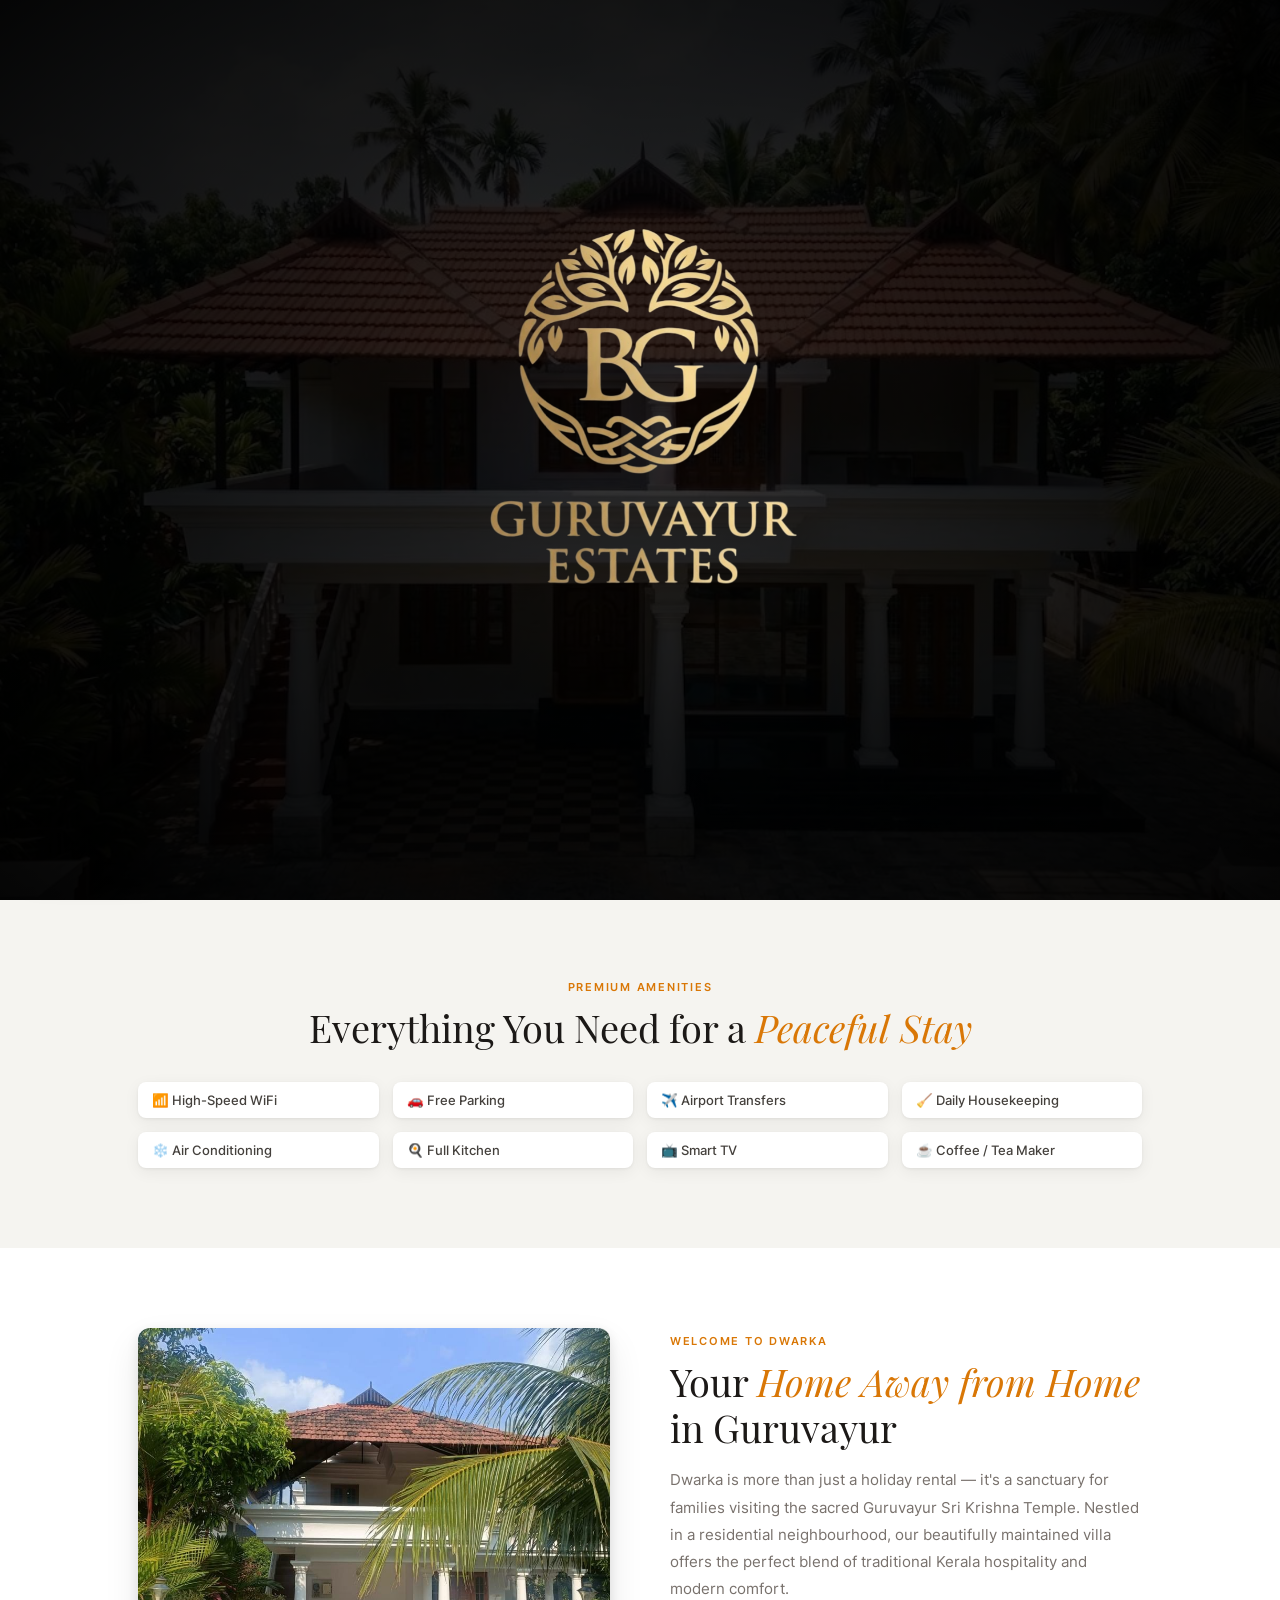
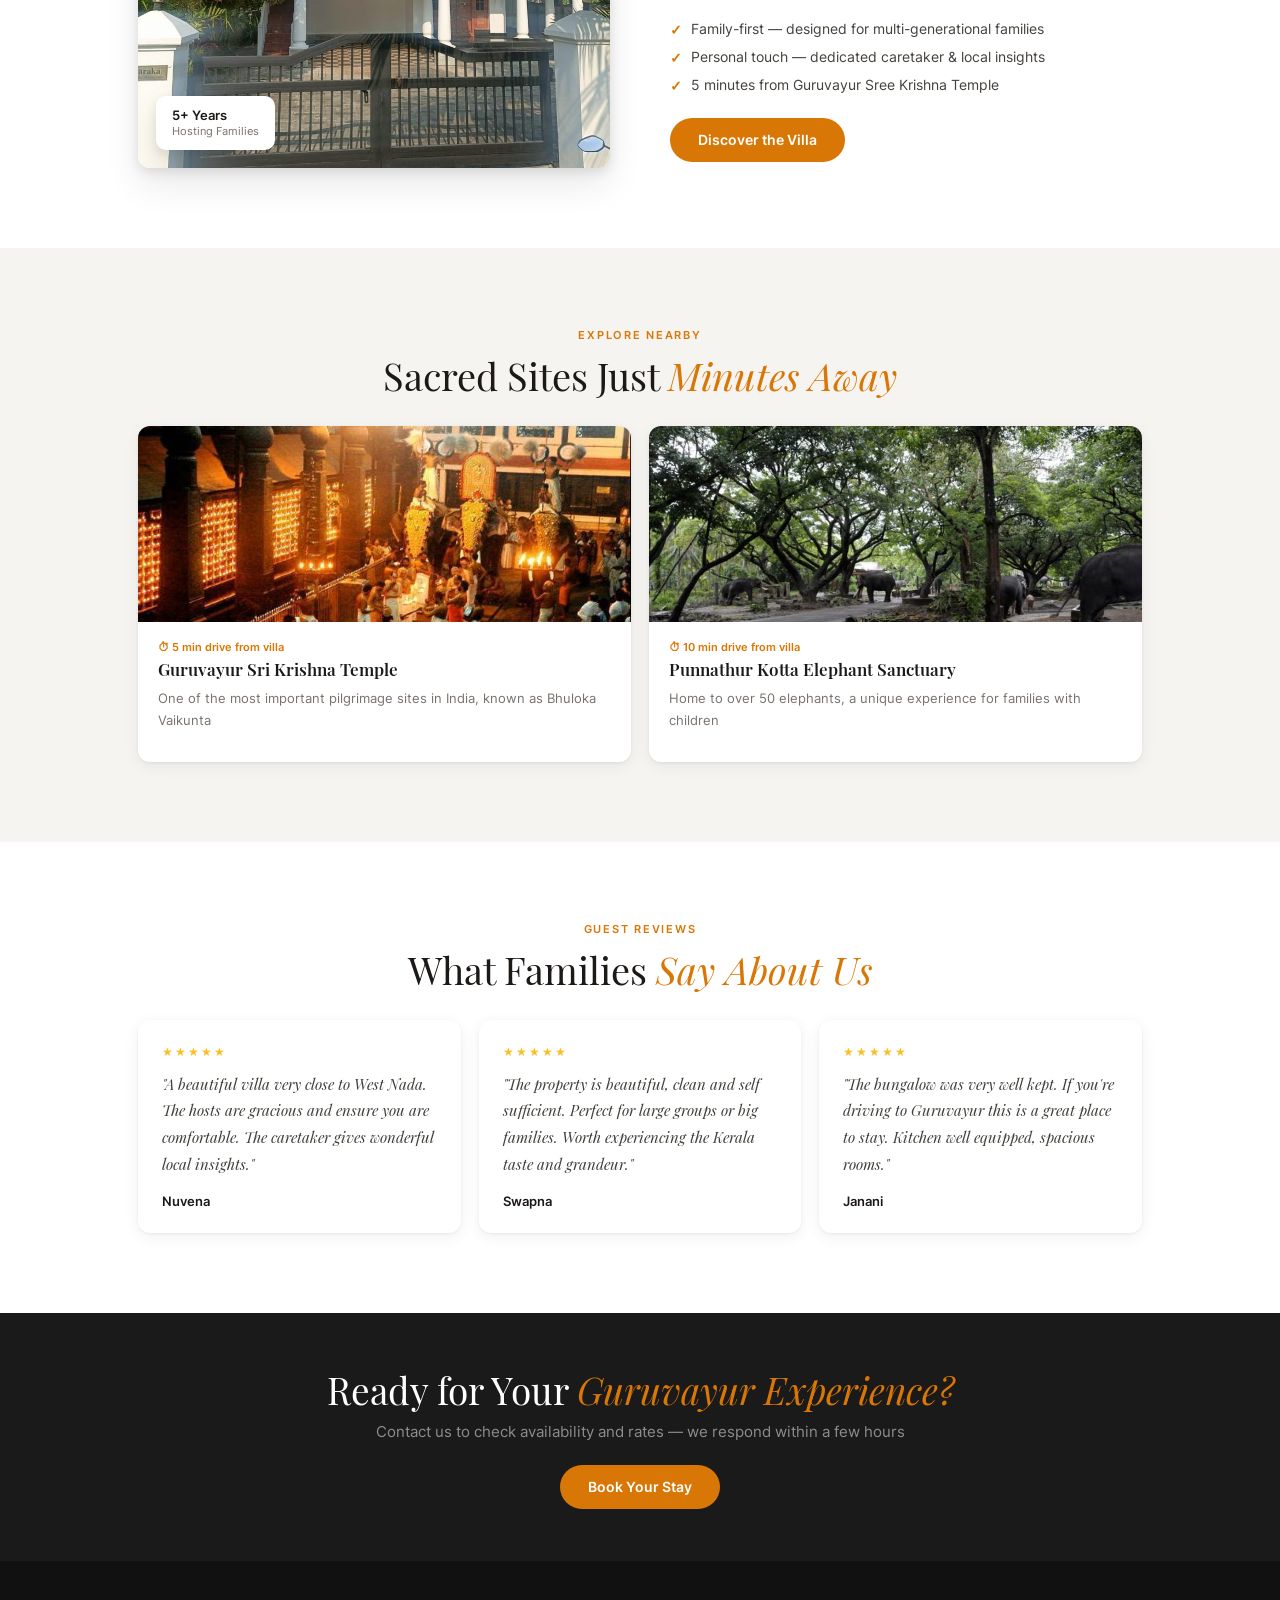
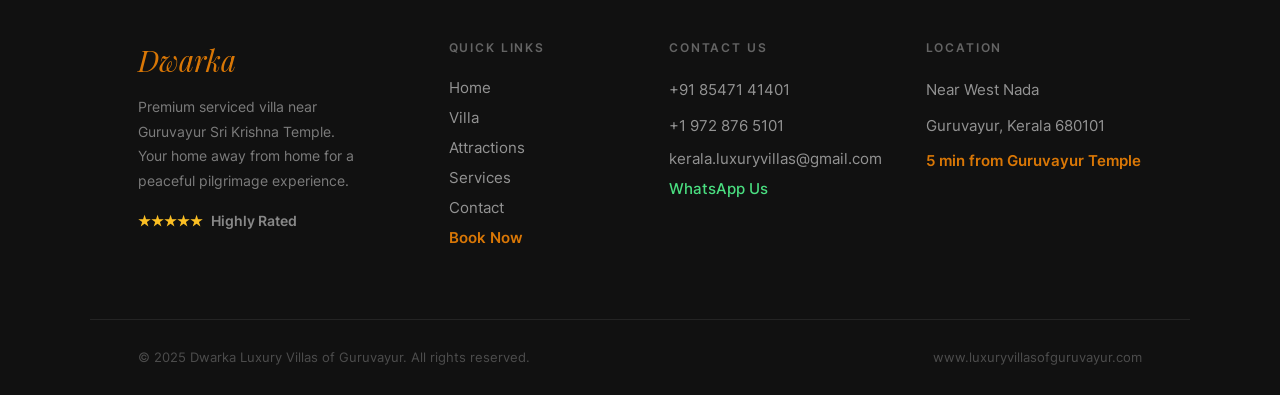
<file: index.html>
<!DOCTYPE html>
<html lang="en">
<head>
  <!-- Google tag (gtag.js) -->
  <script async src="https://www.googletagmanager.com/gtag/js?id=G-W04M1GSL7F"></script>
  <script>
    window.dataLayer = window.dataLayer || [];
    function gtag(){dataLayer.push(arguments);}
    gtag('js', new Date());
    gtag('config', 'G-W04M1GSL7F');
  </script>

  <meta charset="UTF-8">
  <meta name="viewport" content="width=device-width, initial-scale=1.0">
  
  <title>Dwarka Luxury Villa &amp; Homestay in Guruvayur | 4-BHK Service Villa</title>
  <meta name="description" content="Stay at Dwarka, a premier 4-BHK luxury service villa and rental estate located 5 minutes from Guruvayur Sree Krishna Temple. Perfect for premium family pilgrimages. Book direct.">
  <meta name="keywords" content="homestay in guruvayur, luxury villa guruvayur, service villa guruvayur, vacation in guruvayur, luxury stay near guruvayur temple, 4-BHK villa rental, guruvayur estates">
  <meta name="robots" content="index, follow, max-image-preview:large, max-snippet:-1">
  <link rel="canonical" href="https://luxuryvillasofguruvayur.com/index.html">
  <meta name="geo.region" content="IN-KL">
  <meta name="geo.placename" content="Guruvayur, Kerala, India">

  <!-- Open Graph Shared Social Cards -->
  <meta property="og:locale" content="en_IN">
  <meta property="og:type" content="website">
  <meta property="og:site_name" content="Dwarka — Luxury Villas of Guruvayur">
  <meta property="og:title" content="Dwarka Luxury Villa &amp; Homestay in Guruvayur | 4-BHK Service Villa">
  <meta property="og:description" content="Experience premium luxury hospitality just 5 minutes from Guruvayur Temple. 3000 sq ft private estate featuring 4 AC bedrooms, full kitchen, and premium concierge setups.">
  <meta property="og:url" content="https://luxuryvillasofguruvayur.com/index.html">
  <meta property="og:image" content="images/img-3f3a77fb28.jpg">
  <meta name="twitter:card" content="summary_large_image">

  <!-- AI Engine Knowledge Graph Schema Integration -->
  <script type="application/ld+json">
  {
    "@context": "https://schema.org",
    "@type": "VacationRental",
    "@id": "https://luxuryvillasofguruvayur.com/#lodgingbusiness",
    "name": "Dwarka — Luxury Villas of Guruvayur",
    "url": "https://luxuryvillasofguruvayur.com/index.html",
    "image": "images/img-3f3a77fb28.jpg",
    "description": "Premium 4-BHK luxury homestay and service villa located 5 minutes from Guruvayur Sree Krishna Temple. Fully furnished private estate for families.",
    "telephone": ["+918547141401", "+19728765101"],
    "priceRange": "$$$$",
    "address": {
      "@type": "PostalAddress",
      "addressLocality": "Guruvayur",
      "addressRegion": "Kerala",
      "postalCode": "680101",
      "addressCountry": "IN"
    },
    "geo": {
      "@type": "GeoCoordinates",
      "latitude": "10.5946",
      "longitude": "76.0354"
    },
    "aggregateRating": {
      "@type": "AggregateRating",
      "ratingValue": "5",
      "reviewCount": "25"
    }
  }
  </script>

  <link rel="stylesheet" href="css/fonts.css">
  <link rel="stylesheet" href="css/style.css">
  
  <style>
    *,*::before,*::after{margin:0;padding:0;box-sizing:border-box}
    html{scroll-behavior:smooth}
    body{font-family:'Inter',sans-serif;font-weight:400;background:#F5F4F0;color:#1C1917;overflow-x:hidden;-webkit-font-smoothing:antialiased}
    img{display:block;max-width:100%}
    a{text-decoration:none;color:inherit}

    :root{
      --orange:#D97706; --orange2:#B45309; --orange-lt:#FEF3C7; --orange-bd:#FDE68A;
      --stone-bg:#F5F4F0; --card:#FFFFFF; --dark:#1A1A1A; --text:#1C1917; --mid:#44403C;
      --muted:#78716C; --light:#A8A29E; --border:#E7E5E4;
      --sh:0 1px 3px rgba(0,0,0,.06),0 4px 16px rgba(0,0,0,.06);
      --sh-h:0 4px 12px rgba(0,0,0,.1),0 16px 36px rgba(0,0,0,.09); --r:12px;
    }

    /* FIXED: Splash Screen Container with a Luxury 1.5s Slow Fade Transition */
    #splash {
      position:fixed;inset:0;z-index:99999;
      background-image:url('images/img-3f3a77fb28.jpg');
      background-size:cover;background-position:center 45%;
      display:flex;flex-direction:column;align-items:center;justify-content:center;
      gap:18px;pointer-events:all;
      transition: opacity 1.5s cubic-bezier(0.4, 0, 0.2, 1); /* Forces soft slow fade away */
    }
    #splash::before {
      content:'';position:absolute;inset:0;
      background:radial-gradient(ellipse at center, rgba(0,0,0,.79) 0%, rgba(0,0,0,.98) 100%);
      z-index:0;
    }
    #splash-logo, #splash-wordmark { position:relative; z-index:1; }
    #splash-logo {
      width:480px;height:480px;max-width:80vw;max-height:80vw;
      opacity:0;animation:logoIn .9s cubic-bezier(.22,1,.36,1) .2s forwards;object-fit:contain;
    }
    #splash-wordmark { opacity:0; text-align:center; animation:logoIn .7s cubic-bezier(.22,1,.36,1) .7s forwards; }
    #splash-wordmark span:first-child {
      display:block;font-family:'Playfair Display',Georgia,serif;
      font-size:1.5rem;letter-spacing:.45em;text-transform:uppercase;color:#C9A84C;font-weight:400;
    }
    #splash-wordmark span:last-child {
      display:block;font-family:'Playfair Display',Georgia,serif;
      font-size:.6rem;letter-spacing:.32em;text-transform:uppercase;color:rgba(201,168,76,.6);margin-top:4px;font-weight:400;
    }
    @keyframes logoIn { from{opacity:0;transform:scale(.88) translateY(10px)} to{opacity:1;transform:scale(1) translateY(0)} }

    .container{max-width:1100px;margin:0 auto;padding:0 48px}
    .section{padding:80px 0}
    .label{font-size:.68rem;font-weight:600;letter-spacing:.16em;text-transform:uppercase;color:var(--orange);display:block;margin-bottom:10px}
    .h2{font-family:'Playfair Display',serif;font-size:clamp(1.8rem,3vw,2.6rem);font-weight:400;color:var(--text);line-height:1.2;margin-bottom:12px}
    .h2 em{font-style:italic;color:var(--orange)}
    .body-text{font-size:.94rem;line-height:1.8;color:var(--muted)}
    .center{text-align:center}

    .btn{display:inline-flex;align-items:center;gap:8px;padding:12px 28px;border-radius:9999px;font-size:.87rem;font-weight:600;cursor:pointer;transition:all .22s;border:none;font-family:'Inter',sans-serif}
    .btn-orange{background:var(--orange);color:#fff}
    .btn-orange:hover{background:var(--orange2);transform:translateY(-2px);box-shadow:0 6px 20px rgba(217,119,6,.3)}
    .btn-white-outline{background:transparent;color:#fff;border:1.5px solid rgba(255,255,255,.5)}
    .btn-white-outline:hover{background:rgba(255,255,255,.12);border-color:#fff}

    nav{position:fixed;top:0;left:0;right:0;z-index:900;height:68px;display:flex;align-items:center;padding:0 48px;transition:all .35s}
    nav.solid{background:rgba(0,0,0,.55);border-bottom:1px solid rgba(255,255,255,.1);backdrop-filter:blur(14px)}
    .nav-top-veil{position:fixed;top:0;left:0;right:0;height:120px;background:linear-gradient(to bottom, rgba(0,0,0,.65) 0%, transparent 100%);z-index:899;pointer-events:none}
    .nav-logo{display:flex;flex-direction:column;gap:1px;flex-shrink:0}
    .nav-logo-name{font-family:'Playfair Display',serif;font-size:1.7rem;font-style:italic;font-weight:400;color:#fff;line-height:1}
    .nav-logo-sub{font-size:.55rem;letter-spacing:.38em;text-transform:uppercase;color:rgba(255,255,255,.58);font-weight:500}
    .nav-links{display:flex;gap:2px;list-style:none;margin:0 auto}
    .nav-links a{font-size:.95rem;font-weight:400;padding:7px 14px;border-radius:9999px;color:rgba(255,255,255,.88);transition:all .2s;letter-spacing:.01em}
    .nav-links a:hover{background:rgba(255,255,255,.14);color:#fff}
    .nav-links a.active{color:#fff;background:rgba(255,255,255,.15);font-weight:700}
    .nav-book{background:var(--orange)!important;color:#fff!important;border-radius:9999px!important;padding:9px 24px!important;font-size:.95rem!important;font-weight:600!important}

    .hamburger{display:none;background:none;border:none;cursor:pointer;flex-direction:column;gap:5px;padding:4px}
    .hamburger span{display:block;width:22px;height:1.5px;background:#fff;transition:.3s}
    
    .mob-menu{display:none;position:fixed;inset:0;background:#fff;z-index:800;flex-direction:column;padding:88px 32px 32px;gap:4px}
    .mob-menu.open{display:flex}
    .mob-menu a{font-family:'Playfair Display',serif;font-size:1.4rem;color:var(--text);padding:14px 0;border-bottom:1px solid var(--border)}
    .mob-close{position:absolute;top:20px;right:24px;font-size:1.6rem;background:none;border:none;cursor:pointer;color:var(--muted)}

    .hero{height:100vh;min-height:680px;position:relative;display:flex;align-items:flex-end;justify-content:center;overflow:hidden}
    .hero-bg{position:absolute;inset:0;overflow:hidden}
    .hero-bg img{width:100%;height:100%;object-fit:cover;object-position:center 45%;animation:hZ 24s ease-in-out infinite alternate}
    @keyframes hZ{from{transform:scale(1.02)}to{transform:scale(1.0)}}
    .hero-veil{position:absolute;inset:0;background:linear-gradient(to bottom,rgba(0,0,0,.12) 0%,rgba(0,0,0,.02) 28%,rgba(0,0,0,.52) 60%,rgba(0,0,0,.85) 100%)}
    .hero-content{position:relative;z-index:2;text-align:center;padding:0 24px 36px;display:flex;flex-direction:column;align-items:center;animation:fadeUp .9s ease .2s both;margin-top:auto}
    @keyframes fadeUp{from{opacity:0;transform:translateY(24px)}to{opacity:1;transform:translateY(0)}}
    .hero-badge{display:inline-flex;align-items:center;gap:8px;background:rgba(0,0,0,.55);backdrop-filter:blur(8px);border:1px solid rgba(255,255,255,.35);border-radius:9999px;padding:7px 16px;font-size:.78rem;color:#fff;margin-bottom:20px;font-weight:500}
    .hero-badge-stars{color:#FBBF24;letter-spacing:1px}
    .hero-title{font-family:'Playfair Display',Georgia,serif;font-size:clamp(4.5rem,9vw,7.5rem);font-style:italic;font-weight:400;color:#D4A017;line-height:1.0;text-shadow:0 2px 24px rgba(0,0,0,.4);margin-bottom:14px}
    .hero-sub1{font-size:clamp(1.1rem,2.2vw,1.5rem);color:rgba(255,255,255,.92);font-weight:300;margin-bottom:6px}
    .hero-loc{font-size:.85rem;color:rgba(255,255,255,.7);margin-bottom:14px;display:flex;align-items:center;justify-content:center;gap:4px}
    .hero-desc{font-size:.97rem;color:rgba(255,255,255,.82);max-width:480px;line-height:1.7;margin-bottom:28px;font-weight:300}
    .hero-btns{display:flex;gap:12px;flex-wrap:wrap;justify-content:center}
    .hero-statsbar{position:relative;z-index:3;display:flex;justify-content:center;align-items:center;gap:0;margin-top:40px}
    .hstat{padding:0 28px;text-align:center;border-right:1px solid rgba(255,255,255,.25)}
    .hstat:last-child{border-right:none}
    .hstat-val{font-size:1.6rem;color:#fff;display:block;margin-bottom:3px;font-weight:300}
    .hstat-lbl{font-size:.58rem;font-weight:500;letter-spacing:.14em;text-transform:uppercase;color:rgba(255,255,255,.5);display:block}

    .amenity-chip{display:flex;align-items:center;gap:9px;background:var(--card);border-radius:8px;padding:10px 14px;font-size:.84rem;font-weight:500;color:var(--mid);box-shadow:var(--sh)}
    .about-wrap{display:grid;grid-template-columns:1fr 1fr;gap:60px;align-items:center}
    .about-img-wrap{position:relative;border-radius:var(--r);overflow:hidden;box-shadow:var(--sh-h)}
    .about-img-wrap img{width:100%;height:440px;object-fit:cover}
    .about-badge{position:absolute;bottom:18px;left:18px;background:#fff;border-radius:10px;padding:12px 16px;box-shadow:var(--sh-h);display:flex;align-items:center;gap:10px}
    .about-badge-text{font-size:.82rem;font-weight:700;color:var(--text);line-height:1.2}
    .about-badge-sub{font-size:.7rem;color:var(--muted)}
    .check-list{list-style:none;display:flex;flex-direction:column;gap:10px;margin-top:18px}
    .check-list li{display:flex;align-items:flex-start;gap:9px;font-size:.88rem;color:var(--mid)}
    .check-list li::before{content:'✓';color:var(--orange);font-weight:700;flex-shrink:0;margin-top:1px}

    .attr-card{background:var(--card);border-radius:var(--r);box-shadow:var(--sh);overflow:hidden;transition:all .25s;display:flex;flex-direction:column}
    .attr-img{height:196px;overflow:hidden}
    .attr-img img{width:100%;height:100%;object-fit:cover}
    .attr-body{padding:18px 20px;flex:1;display:flex;flex-direction:column}
    .attr-drive{font-size:.71rem;font-weight:600;color:var(--orange);display:flex;align-items:center;gap:5px;margin-bottom:5px}
    .attr-name{font-family:'Playfair Display',serif;font-size:1.08rem;font-weight:600;color:var(--text);margin-bottom:7px}
    .attr-desc{font-size:.83rem;color:var(--muted);line-height:1.68;flex:1;margin-bottom:12px}

    .testi{background:var(--card);border-radius:var(--r);padding:24px;box-shadow:var(--sh)}
    .testi-stars{color:#FBBF24;font-size:.75rem;letter-spacing:2px;margin-bottom:12px}
    .testi-body{font-family:'Playfair Display',serif;font-size:.96rem;font-style:italic;color:var(--mid);line-height:1.75;margin-bottom:16px}
    .testi-name{font-size:.8rem;font-weight:700;color:var(--text)}

    footer {
      background: #111111;
      color: rgba(255,255,255,0.6);
      padding: 80px 0 30px;
    }
    .ft-grid {
      display: grid;
      grid-template-columns: 1.5fr 1fr 1.2fr 1.2fr;
      gap: 40px;
      max-width: 1100px;
      margin: 0 auto;
      padding: 0 48px 60px;
      border-bottom: 1px solid rgba(255,255,255,0.08);
    }
    .ft-brand {
      font-family: 'Playfair Display', Georgia, serif;
      font-size: 1.8rem;
      font-style: italic;
      color: #D97706;
      margin-bottom: 16px;
    }
    .ft-desc {
      font-size: 0.9rem;
      line-height: 1.7;
      color: rgba(255,255,255,0.45);
      margin-bottom: 20px;
    }
    .ft-rating {
      display: flex;
      align-items: center;
      gap: 8px;
      font-size: 0.85rem;
      font-weight: 600;
      color: rgba(255,255,255,0.5);
    }
    .ft-col h4 {
      font-size: 0.72rem;
      font-weight: 700;
      letter-spacing: 0.16em;
      text-transform: uppercase;
      color: rgba(255,255,255,0.35);
      margin-bottom: 24px;
    }
    .ft-col a {
      display: block;
      font-size: 0.92rem;
      color: rgba(255,255,255,0.55);
      margin-bottom: 12px;
      transition: color 0.2s;
    }
    .ft-col a:hover { color: #fff; }
    .ft-col p {
      font-size: 0.92rem;
      line-height: 1.6;
      color: rgba(255,255,255,0.55);
      margin-bottom: 12px;
    }
    .ft-highlight { color: #D97706 !important; font-weight: 600; }
    .ft-wa-link { color: #4ADE80 !important; font-weight: 500; }
    .ft-bot {
      max-width: 1100px;
      margin: 30px auto 0;
      padding: 0 48px;
      display: flex;
      justify-content: space-between;
      align-items: center;
      font-size: 0.8rem;
      color: rgba(255,255,255,0.25);
    }

    .fade-in{opacity:0;transform:translateY(16px);transition:opacity .55s ease,transform .55s ease}
    .fade-in.visible{opacity:1;transform:none}

    @media(max-width:960px){
      .container{padding:0 16px!important}
      nav{padding:0 16px!important}
      .section{padding:44px 0!important}
      .nav-links,.nav-book{display:none!important}
      .hamburger{display:flex}
      .hero-statsbar{display:none}
      .about-wrap{grid-template-columns:1fr!important}
      .ft-grid{grid-template-columns:1fr 1fr!important;padding:0 16px 40px!important}
      .ft-bot{flex-direction:column;gap:12px;text-align:center;padding:0 16px}
    }
    @media(max-width:640px){
      .hero-title{font-size:clamp(3rem,13vw,5rem)!important}
      .hero-sub1{font-size:clamp(.95rem,4vw,1.2rem)!important}
      .hero-btns{flex-direction:column;align-items:center}
      .hero-btns .btn{width:100%;max-width:300px;justify-content:center;white-space:nowrap}
      .ft-grid{grid-template-columns:1fr!important}
      .about-img-wrap img{height:240px!important}
    }
    .btn { min-height: 44px; min-width: 44px; }
    nav a, .nav-book { min-height: 44px; display: inline-flex; align-items: center; }
    .hamburger { padding: 10px !important; }
    html, body { overflow-x: hidden; }
  </style>
<style>/* Larger small text on phones */@media(max-width:640px){.nav-logo-sub{font-size:.6rem!important;letter-spacing:.3em!important}.attr-tag,.svc-tag{font-size:.78rem}.attr-drive{font-size:.8rem}.spec-lbl{font-size:.72rem}.spec-sub{font-size:.8rem}.about-badge-sub{font-size:.78rem}.loc-lbl{font-size:.76rem}.ci-lbl{font-size:.74rem}.ci-sub{font-size:.8rem}}</style>
</head>
<body>

  <!-- Complete Splash Loader Instance -->
  <div id="splash" role="presentation" aria-hidden="true">
    <img id="splash-logo" src="Logo/Corporate-GuruvayurEstates-Photoroom.png" alt="Guruvayur Estates Branding Asset">
    <div id="splash-wordmark"></div>
  </div>

  <a class="float-wa" href="https://wa.me/918547141401?text=Hi%2C%20I%27d%20like%20to%20enquire%20about%20Dwarka%20Villa%20Guruvayur." target="_blank" aria-label="WhatsApp Link">🪴</a>
  <div id="mobMenu" class="mob-menu"><button id="mobClose" class="mob-close">✕</button><a href="index.html">Home</a><a href="villa.html">The Villa</a><a href="services.html">Services</a><a href="attractions.html">Attractions</a><a href="contact.html">Contact</a></div>
  <div class="nav-top-veil" aria-hidden="true"></div>
  
  <nav id="mainNav">
    <a href="index.html" class="nav-logo"><span class="nav-logo-name">Dwarka</span><span class="nav-logo-sub">Luxury Villas of Guruvayur</span></a>
    <ul class="nav-links"><li><a href="index.html" class="active">Home</a></li><li><a href="villa.html">The Villa</a></li><li><a href="services.html">Services</a></li><li><a href="attractions.html">Attractions</a></li><li><a href="contact.html">Contact</a></li></ul>
    <a href="contact.html" class="nav-book">Book Now</a>
    <button class="hamburger" aria-label="Menu"><span></span><span></span><span></span></button>
  </nav>

  <section class="hero" id="home">
    <div class="hero-bg"><img fetchpriority="high" src="images/img-3f3a77fb28.jpg" alt="Dwarka Luxury Villa Guruvayur — Kerala tiled roof" loading="eager"></div>
    <div class="hero-veil"></div>
    <div class="hero-content">
      <div class="hero-badge"><span class="hero-badge-stars">★★★★★</span>&nbsp; Highly Rated by Families</div>
      <h1 class="hero-title">Dwarka</h1>
      <p class="hero-sub1">Luxury Villa Near Guruvayur Temple</p>
      <p class="hero-loc">📌 Kerala's Most Sacred Temple Town, India</p>
      <p class="hero-desc">Experience authentic Kerala hospitality just 5 minutes from Guruvayur Sri Krishna Temple. Perfect for families seeking a peaceful, home-like stay during their pilgrimage.</p>
      <div class="hero-btns">
        <a href="contact.html" class="btn btn-orange">Request to Book</a>
        <a href="villa.html" class="btn btn-orange">Explore Villa &amp; Pictures</a>
        <a href="https://dwarka.stayvibe360.com/flexibility" class="btn btn-orange">🕐 Flexible Check-in &amp; Check-out</a>
      </div>
      <div class="hero-statsbar">
        <div class="hstat"><span class="hstat-val">5</span><span class="hstat-lbl">Min to Temple</span></div>
        <div class="hstat"><span class="hstat-val">4</span><span class="hstat-lbl">Bedrooms</span></div>
        <div class="hstat"><span class="hstat-val">❄️ Fully A/C</span><span class="hstat-lbl">All Rooms</span></div>
        <div class="hstat"><span class="hstat-val">100%</span><span class="hstat-lbl">Privacy</span></div>
        <div class="hstat"><span class="hstat-val">🏡 Boutique</span><span class="hstat-lbl">Property</span></div>
      </div>
    </div>
  </section>

  <section class="section" style="background:var(--stone-bg)">
    <div class="container">
      <div class="center fade-in">
        <span class="label">Premium Amenities</span>
        <h2 class="h2">Everything You Need for a <em>Peaceful Stay</em></h2>
      </div>
      <div style="display:grid;grid-template-columns:repeat(auto-fit, minmax(220px, 1fr));gap:14px;margin-top:32px" class="fade-in">
        <div class="amenity-chip">📶 High-Speed WiFi</div>
        <div class="amenity-chip">🚗 Free Parking</div>
        <div class="amenity-chip">✈️ Airport Transfers</div>
        <div class="amenity-chip">🧹 Daily Housekeeping</div>
        <div class="amenity-chip">❄️ Air Conditioning</div>
        <div class="amenity-chip">🍳 Full Kitchen</div>
        <div class="amenity-chip">📺 Smart TV</div>
        <div class="amenity-chip">☕ Coffee / Tea Maker</div>
      </div>
    </div>
  </section>

  <section class="section" style="background:#fff">
    <div class="container">
      <div class="about-wrap fade-in">
        <div class="about-img-wrap">
          <img loading="lazy" src="images/gate.jpg" alt="Dwarka Villa — Kerala tiled roof estate">
          <div class="about-badge">
            <div><div class="about-badge-text">5+ Years</div><div class="about-badge-sub">Hosting Families</div></div>
          </div>
        </div>
        <div>
          <span class="label">Welcome to Dwarka</span>
          <h2 class="h2">Your <em>Home Away from Home</em> in Guruvayur</h2>
          <p class="body-text" style="margin-top:16px">Dwarka is more than just a holiday rental — it's a sanctuary for families visiting the sacred Guruvayur Sri Krishna Temple. Nestled in a residential neighbourhood, our beautifully maintained villa offers the perfect blend of traditional Kerala hospitality and modern comfort.</p>
          <ul class="check-list">
            <li>Family-first — designed for multi-generational families</li>
            <li>Personal touch — dedicated caretaker &amp; local insights</li>
            <li>5 minutes from Guruvayur Sree Krishna Temple</li>
          </ul>
          <div style="margin-top:24px"><a href="villa.html" class="btn btn-orange">Discover the Villa</a></div>
        </div>
      </div>
    </div>
  </section>

  <section class="section" style="background:var(--stone-bg)">
    <div class="container">
      <div class="center fade-in"><span class="label">Explore Nearby</span><h2 class="h2">Sacred Sites Just <em>Minutes Away</em></h2></div>
      <div style="display:grid;grid-template-columns:repeat(auto-fit, minmax(300px, 1fr));gap:18px;margin-top:28px;" class="fade-in">
        <div class="attr-card">
          <div class="attr-img"><img src="images/guruvayur_temple.jpg" alt="Guruvayur Sri Krishna Temple" loading="lazy"></div>
          <div class="attr-body">
            <div class="attr-drive">⏱ 5 min drive from villa</div>
            <div class="attr-name">Guruvayur Sri Krishna Temple</div>
            <p class="attr-desc">One of the most important pilgrimage sites in India, known as Bhuloka Vaikunta</p>
          </div>
        </div>
        <div class="attr-card">
          <div class="attr-img"><img src="images/PunnathurKottaElephants.jpg" alt="Punnathur Kotta Elephant Sanctuary" loading="lazy"></div>
          <div class="attr-body">
            <div class="attr-drive">⏱ 10 min drive from villa</div>
            <div class="attr-name">Punnathur Kotta Elephant Sanctuary</div>
            <p class="attr-desc">Home to over 50 elephants, a unique experience for families with children</p>
          </div>
        </div>
      </div>
    </div>
  </section>

  <section class="section" style="background:#fff">
    <div class="container">
      <div class="center fade-in"><span class="label">Guest Reviews</span><h2 class="h2">What Families <em>Say About Us</em></h2></div>
      <div style="display:grid;grid-template-columns:repeat(auto-fit, minmax(280px, 1fr));gap:18px;margin-top:28px" class="fade-in">
        <div class="testi"><div class="testi-stars">★★★★★</div><p class="testi-body">"A beautiful villa very close to West Nada. The hosts are gracious and ensure you are comfortable. The caretaker gives wonderful local insights."</p><div class="testi-name">Nuvena</div></div>
        <div class="testi"><div class="testi-stars">★★★★★</div><p class="testi-body">"The property is beautiful, clean and self sufficient. Perfect for large groups or big families. Worth experiencing the Kerala taste and grandeur."</p><div class="testi-name">Swapna</div></div>
        <div class="testi"><div class="testi-stars">★★★★★</div><p class="testi-body">"The bungalow was very well kept. If you're driving to Guruvayur this is a great place to stay. Kitchen well equipped, spacious rooms."</p><div class="testi-name">Janani</div></div>
      </div>
    </div>
  </section>

  <section class="cta-dark">
    <div class="container">
      <h2>Ready for Your <em>Guruvayur Experience?</em></h2>
      <p style="color: rgba(255,255,255,0.5); font-size: 0.95rem; margin-bottom: 24px;">Contact us to check availability and rates &mdash; we respond within a few hours</p>
      <a href="contact.html" class="btn btn-orange">Book Your Stay</a>
    </div>
  </section>

  <footer>
    <div class="ft-grid">
      <div>
        <div class="ft-brand">Dwarka</div>
        <p class="ft-desc">Premium serviced villa near Guruvayur Sri Krishna Temple. Your home away from home for a peaceful pilgrimage experience.</p>
        <div class="ft-rating"><span style="color:#FBBF24">★★★★★</span> Highly Rated</div>
      </div>
      <div class="ft-col">
        <h4>Quick Links</h4>
        <a href="index.html">Home</a>
        <a href="villa.html">Villa</a>
        <a href="attractions.html">Attractions</a>
        <a href="services.html">Services</a>
        <a href="contact.html">Contact</a>
        <a href="contact.html" class="ft-highlight">Book Now</a>
      </div>
      <div class="ft-col">
        <h4>Contact Us</h4>
        <p>+91 85471 41401</p>
        <p>+1 972 876 5101</p>
        <a href="mailto:kerala.luxuryvillas@gmail.com">kerala.luxuryvillas@gmail.com</a>
        <a href="https://wa.me/918547141401" class="ft-wa-link" target="_blank">WhatsApp Us</a>
      </div>
      <div class="ft-col">
        <h4>Location</h4>
        <p>Near West Nada</p>
        <p>Guruvayur, Kerala 680101</p>
        <p class="ft-highlight" style="margin-top: 12px;">5 min from Guruvayur Temple</p>
      </div>
    </div>
    <div class="ft-bot">
      <span>© 2025 Dwarka Luxury Villas of Guruvayur. All rights reserved.</span>
      <span>www.luxuryvillasofguruvayur.com</span>
    </div>
  </footer>

  <!-- FIXED: Script Engines Configured for Soft, Cinematic Fade Transition Out -->
  <script>
    (function(){
      const splash = document.getElementById('splash');
      if(!splash) return;
      window.addEventListener('load', function(){
        setTimeout(function(){
          splash.style.opacity = '0'; // Gradually targets transition opacity property over 1.5s
          setTimeout(function(){ splash.remove(); }, 1500); // Waits exactly 1.5s for fade finish before hard removal
        }, 2500); // Displays branding artwork fully for 2.5 seconds first
      });
    })();

    (function(){
      const nav = document.getElementById('mainNav');
      if(!nav) return;
      function upd(){ nav.classList.toggle('solid', window.scrollY > 55); }
      window.addEventListener('scroll', upd, {passive:true});
      upd();
    })();

    (function(){
      const ham  = document.querySelector('.hamburger');
      const menu = document.getElementById('mobMenu');
      const cls  = document.getElementById('mobClose');
      if(!ham||!menu) return;
      ham.addEventListener('click', ()=>menu.classList.add('open'));
      if(cls) cls.addEventListener('click', ()=>menu.classList.remove('open'));
    })();

    (function(){
      const els = document.querySelectorAll('.fade-in');
      if(!els.length) return;
      const obs = new IntersectionObserver(entries=>{
        entries.forEach(e=>{ if(e.isIntersecting){ e.target.classList.add('visible'); obs.unobserve(e.target); } });
      },{threshold:.08});
      els.forEach(el=>obs.observe(el));
    })();
  </script>
<script src="js/price-chat.js" defer></script>
</body>
</html>
</file>
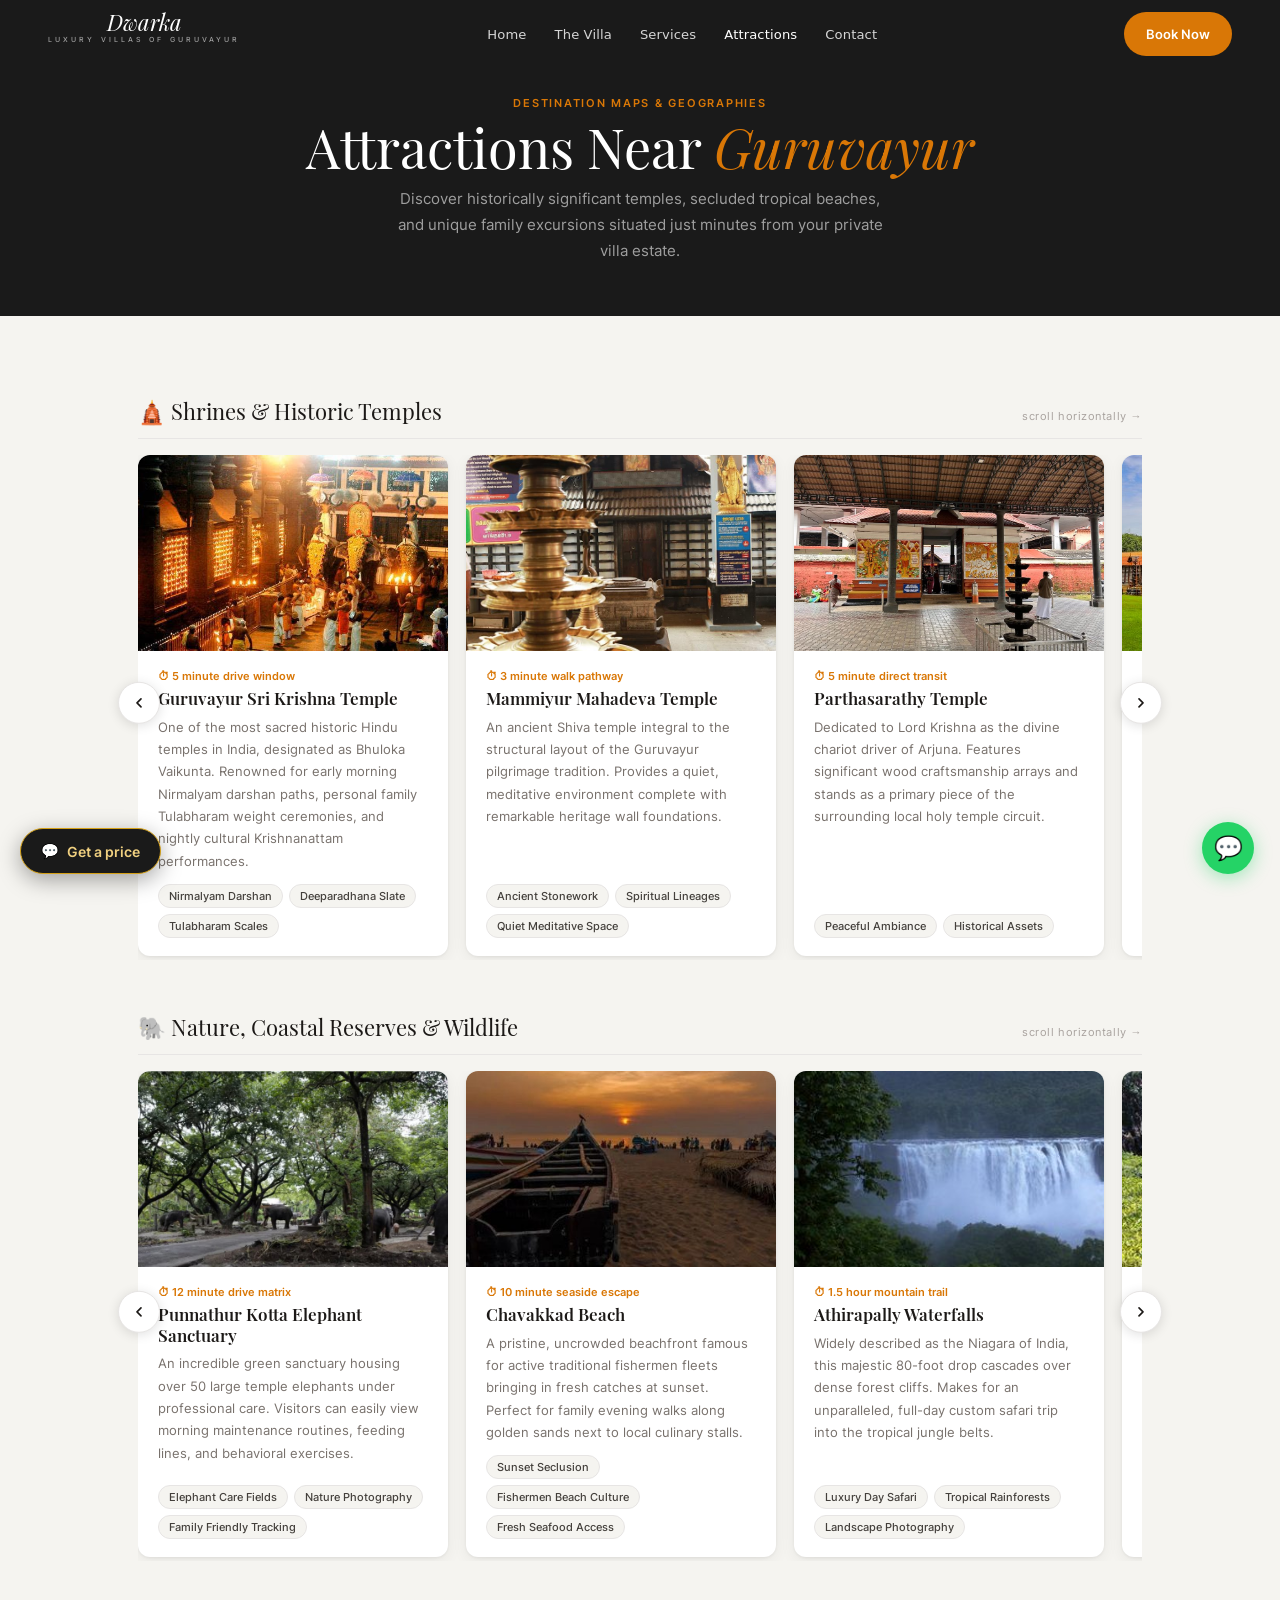
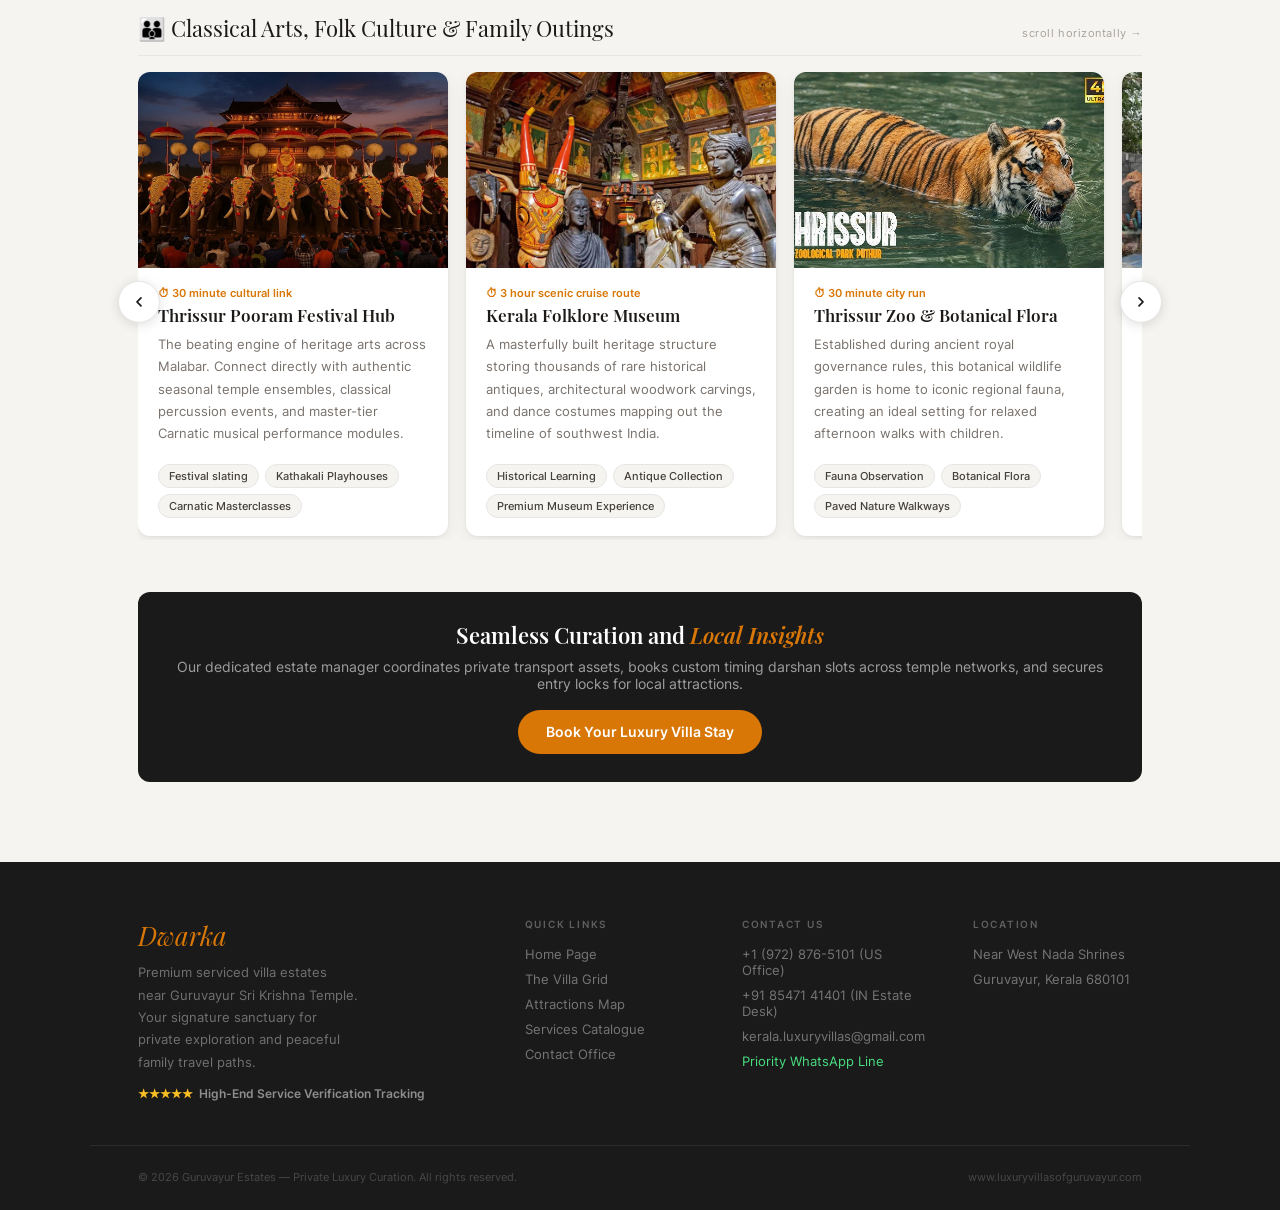
<file: attractions.html>
<!DOCTYPE html>
<html lang="en">
<head>
  <!-- Google tag (gtag.js) -->
  <script async src="https://www.googletagmanager.com/gtag/js?id=G-W04M1GSL7F"></script>
  <script>
    window.dataLayer = window.dataLayer || [];
    function gtag(){dataLayer.push(arguments);}
    gtag('js', new Date());
    gtag('config', 'G-W04M1GSL7F');
  </script>

  <meta charset="UTF-8">
  <meta name="viewport" content="width=device-width,initial-scale=1.0">
  
  <!-- Core SEO & AI Intelligence Graph Markups -->
  <title>Attractions Near Guruvayur | Sacred Temples, Wildlife Reserves &amp; Beaches</title>
  <meta name="description" content="Discover top destination points near Dwarka Villa Guruvayur: Sree Krishna Temple (5 min), Punnathur Kotta Elephant Sanctuary, Chavakkad Beach, and historic landmarks across Thrissur.">
  <meta name="keywords" content="attractions near guruvayur temple, places to visit in thrissur, chavakkad beach fishermen, athirapally waterfalls day trip, mammiyur shiva temple map, kerala backwater tours, family spots kerala">
  <meta name="robots" content="index, follow, max-image-preview:large, max-snippet:-1">
  <link rel="canonical" href="https://luxuryvillasofguruvayur.com/attractions.html">
  <meta name="author" content="Dwarka Luxury Villas of Guruvayur">
  <meta name="geo.region" content="IN-KL">
  <meta name="geo.placename" content="Guruvayur, Kerala, India">

  <!-- Open Graph Shared Card Architectures -->
  <meta property="og:type" content="website">
  <meta property="og:site_name" content="Dwarka — Luxury Villas of Guruvayur">
  <meta property="og:title" content="Curated Landmarks &amp; Attractions Near Guruvayur | Private Villa Map">
  <meta property="og:description" content="Plan your daily sightseeing itineraries seamlessly. Secure direct transit times and insider advice for historic shrines, hidden beach spots, and waterfalls surrounding our private estate.">
  <meta property="og:url" content="https://luxuryvillasofguruvayur.com/attractions.html">
  <meta property="og:image" content="https://luxuryvillasofguruvayur.com/images/img-3f3a77fb28.jpg">
  <meta property="og:image:width" content="1200">
  <meta property="og:image:height" content="630">
  <meta property="og:image:alt" content="Scenic view map of tourism landmarks around Guruvayur Kerala">
  <meta property="og:locale" content="en_IN">
  <meta name="twitter:card" content="summary_large_image">

  <!-- AI Knowledge Engine Explicit ItemList Mapping Matrix -->
  <script type="application/ld+json">
  {
    "@context": "https://schema.org",
    "@type": "ItemList",
    "@id": "https://luxuryvillasofguruvayur.com/attractions.html#attractionlist",
    "name": "Luxury Destination Points Near Guruvayur",
    "description": "Verified local points of interest, geographical travel times, and spiritual landmarks surrounding Guruvayur and Thrissur administrative regions.",
    "url": "https://luxuryvillasofguruvayur.com/attractions.html",
    "itemListElement": [
      {
        "@type": "ListItem",
        "position": 1,
        "name": "Guruvayur Sri Krishna Temple",
        "description": "Sacred historic complex located 5 minutes from our private estate gate links.",
        "url": "https://en.wikipedia.org/wiki/Guruvayur_Temple"
      },
      {
        "@type": "ListItem",
        "position": 2,
        "name": "Punnathur Kotta Elephant Sanctuary",
        "description": "The global epicenter of elephant hosting networks, located 12 minutes north."
      },
      {
        "@type": "ListItem",
        "position": 3,
        "name": "Chavakkad Fishermen Beach",
        "description": "Pristine coastal twilight shoreline situated within a short 10 minute private transport corridor."
      },
      {
        "@type": "ListItem",
        "position": 4,
        "name": "Athirapally Waterfalls",
        "description": "Breathtaking multi-tiered cascade zone ideal for luxury day trips across the rainforest belts."
      }
    ]
  }
  </script>

  <link rel="stylesheet" href="css/fonts.css">
  <link rel="stylesheet" href="css/style.css">
  <style>*,*::before,*::after{margin:0;padding:0;box-sizing:border-box}html{scroll-behavior:smooth}body{font-family:'Inter',sans-serif;font-weight:400;background:#F5F4F0;color:#1C1917;overflow-x:hidden;-webkit-font-smoothing:antialiased}img{display:block;max-width:100%}a{text-decoration:none;color:inherit}:root{--orange:#D97706;--orange2:#B45309;--orange-lt:#FEF3C7;--orange-bd:#FDE68A;--stone-bg:#F5F4F0;--card:#FFFFFF;--dark:#1A1A1A;--text:#1C1917;--mid:#44403C;--muted:#78716C;--light:#A8A29E;--border:#E7E5E4;--sh:0 1px 3px rgba(0,0,0,.06),0 4px 16px rgba(0,0,0,.06);--sh-h:0 4px 12px rgba(0,0,0,.1),0 16px 36px rgba(0,0,0,.09);--r:12px}.container{max-width:1100px;margin:0 auto;padding:0 48px}.section{padding:80px 0}.section-sm{padding:48px 0}.label{font-size:.68rem;font-weight:600;letter-spacing:.16em;text-transform:uppercase;color:var(--orange);display:block;margin-bottom:10px}.h2{font-family:'Playfair Display',serif;font-size:clamp(1.8rem,3vw,2.6rem);font-weight:400;color:var(--text);line-height:1.2;margin-bottom:12px}.h2 em{font-style:italic;color:var(--orange)}.body-text{font-size:.94rem;line-height:1.8;color:var(--muted)}.center{text-align:center}.center .body-text{margin:0 auto;max-width:560px}.btn{display:inline-flex;align-items:center;gap:8px;padding:12px 28px;border-radius:9999px;font-size:.87rem;font-weight:600;cursor:pointer;transition:all .22s;border:none;font-family:'Inter',sans-serif}.btn-orange{background:var(--orange);color:#fff}.btn-orange:hover{background:var(--orange2);transform:translateY(-2px);box-shadow:0 6px 20px rgba(217,119,6,.3)}.btn-white-outline{background:transparent;color:#fff;border:1.5px solid rgba(255,255,255,.5)}.btn-white-outline:hover{background:rgba(255,255,255,.12);border-color:#fff}.btn-outline{background:transparent;color:var(--orange);border:1.5px solid var(--orange)}.btn-outline:hover{background:var(--orange-lt)}.btn-wa{background:#25D366;color:#fff}nav{position:fixed;top:0;left:0;right:0;z-index:900;height:68px;display:flex;align-items:center;padding:0 48px;transition:all .35s}nav.solid{background:rgba(255,255,255,.97);border-bottom:1px solid var(--border);backdrop-filter:blur(12px);box-shadow:0 1px 8px rgba(0,0,0,.05)}.nav-logo{display:flex;flex-direction:column;gap:1px;flex-shrink:0}.nav-logo-name{font-family:'Playfair Display',serif;font-size:1.35rem;font-style:italic;font-weight:400;color:#fff;transition:color .35s;line-height:1}nav.solid .nav-logo-name{color:var(--text)}.nav-logo-sub{font-size:.44rem;letter-spacing:.44em;text-transform:uppercase;color:rgba(255,255,255,.58);transition:color .35s;font-weight:500}nav.solid .nav-logo-sub{color:var(--light)}.nav-links{display:flex;gap:2px;list-style:none;margin:0 auto}.nav-links a{font-size:.82rem;font-weight:500;padding:7px 13px;border-radius:9999px;color:rgba(255,255,255,.82);transition:all .2s}nav.solid .nav-links a{color:var(--mid)}.nav-links a:hover{background:rgba(255,255,255,.14);color:#fff}nav.solid .nav-links a:hover{background:var(--orange-lt);color:var(--orange)}.nav-links a.active{color:#fff}nav.solid .nav-links a.active{color:var(--orange);background:var(--orange-lt)}.nav-book{background:var(--orange)!important;color:#fff!important;border-radius:9999px!important;padding:8px 22px!important;font-size:.82rem!important;font-weight:600!important}.nav-book:hover{background:var(--orange2)!important;transform:translateY(-1px)!important}.hamburger{display:none;background:none;border:none;cursor:pointer;flex-direction:column;gap:5px;padding:4px}.hamburger span{display:block;width:22px;height:1.5px;background:#fff;transition:.3s}nav.solid .hamburger span{background:var(--text)}.mob-menu{display:none;position:fixed;inset:0;background:#fff;z-index:800;flex-direction:column;padding:88px 32px 32px;gap:4px}.mob-menu.open{display:flex}.mob-menu a{font-family:'Playfair Display',serif;font-size:1.4rem;color:var(--text);padding:14px 0;border-bottom:1px solid var(--border)}.mob-close{position:absolute;top:20px;right:24px;font-size:1.6rem;background:none;border:none;cursor:pointer;color:var(--muted)}.hero{height:100vh;min-height:680px;position:relative;display:flex;align-items:center;justify-content:center;overflow:hidden}.hero-bg{position:absolute;inset:0;overflow:hidden}.hero-bg img{width:100%;height:100%;object-fit:cover;object-position:center 28%;transform:scale(1.04);animation:hZ 24s ease-in-out infinite alternate}@keyframes hZ{from{transform:scale(1.04)}to{transform:scale(1.0) translateY(-18px)}}.hero-veil{position:absolute;inset:0;background:linear-gradient(to bottom,rgba(0,0,0,.24) 0%,rgba(0,0,0,.04) 34%,rgba(0,0,0,.52) 70%,rgba(0,0,0,.82) 100%)}.hero-content{position:relative;z-index:2;text-align:center;padding:0 24px;display:flex;flex-direction:column;align-items:center;animation:fadeUp .9s ease .2s both}@keyframes fadeUp{from{opacity:0;transform:translateY(24px)}to{opacity:1;transform:translateY(0)}}.hero-badge{display:inline-flex;align-items:center;gap:8px;background:rgba(255,255,255,.12);backdrop-filter:blur(8px);border:1px solid rgba(255,255,255,.2);border-radius:9999px;padding:7px 16px;font-size:.78rem;color:#fff;margin-bottom:20px;font-weight:500}.hero-badge-stars{color:#FBBF24;letter-spacing:1px}.hero-title{font-family:'Playfair Display',serif;font-size:clamp(3.8rem,9vw,7.5rem);font-style:italic;font-weight:400;color:#fff;line-height:.95;text-shadow:0 2px 30px rgba(0,0,0,.3);margin-bottom:8px}.hero-sub1{font-size:clamp(1rem,2vw,1.3rem);color:rgba(255,255,255,.82);font-weight:400;margin-bottom:5px}.hero-loc{font-size:.78rem;color:rgba(255,255,255,.58);margin-bottom:16px;display:flex;align-items:center;justify-content:center;gap:4px}.hero-desc{font-size:.9rem;color:rgba(255,255,255,.62);max-width:430px;line-height:1.72;margin-bottom:30px}.hero-btns{display:flex;gap:12px;flex-wrap:wrap;justify-content:center}.hero-statsbar{position:absolute;bottom:0;left:0;right:0;z-index:3;background:rgba(0,0,0,.48);backdrop-filter:blur(14px);border-top:1px solid rgba(255,255,255,.1);display:flex}.hstat{flex:1;padding:17px 10px;text-align:center;border-right:1px solid rgba(255,255,255,.08)}.hstat:last-child{border-right:none}.hstat-val{font-family:'Playfair Display',serif;font-size:1.1rem;color:#fff;display:block;margin-bottom:2px}.hstat-lbl{font-size:.56rem;font-weight:600;letter-spacing:.14em;text-transform:uppercase;color:rgba(255,255,255,.48);display:block}.page-hero{background:var(--dark);padding:96px 0 52px;margin-top:0}.page-hero .container{text-align:center}.page-hero h1{font-family:'Playfair Display',serif;font-size:clamp(2rem,5vw,3.4rem);font-weight:400;color:#fff;line-height:1}.page-hero h1 em{font-style:italic;color:var(--orange)}.page-hero .desc{font-size:.95rem;color:rgba(255,255,255,.58);margin-top:12px;max-width:500px;margin-left:auto;margin-right:auto;line-height:1.7}.attr-card{background:var(--card);border-radius:var(--r);box-shadow:var(--sh);overflow:hidden;transition:all .25s;display:flex;flex-direction:column}.attr-card:hover{box-shadow:var(--sh-h);transform:translateY(-4px)}.attr-img{height:196px;overflow:hidden}.attr-img img{width:100%;height:100%;object-fit:cover;transition:transform .55s}.attr-card:hover .attr-img img{transform:scale(1.06)}.attr-body{padding:18px 20px;flex:1;display:flex;flex-direction:column}.attr-drive{font-size:.71rem;font-weight:600;color:var(--orange);display:flex;align-items:center;gap:5px;margin-bottom:5px}.attr-name{font-family:'Playfair Display',serif;font-size:1.08rem;font-weight:600;color:var(--text);margin-bottom:7px;line-height:1.2}.attr-desc{font-size:.83rem;color:var(--muted);line-height:1.68;flex:1;margin-bottom:12px}.attr-tags{display:flex;flex-wrap:wrap;gap:6px;margin-top:auto}.attr-tag{font-size:.69rem;font-weight:500;background:var(--stone-bg);color:var(--mid);padding:4px 10px;border-radius:9999px;border:1px solid var(--border)}.cat-section{margin-bottom:52px}.cat-section:last-child{margin-bottom:0}.cat-title{font-family:'Playfair Display',serif;font-size:1.45rem;font-weight:400;color:var(--text);margin-bottom:18px;padding-bottom:12px;border-bottom:1.5px solid var(--border)}.cat-grid{display:grid;gap:18px}.cat-3{grid-template-columns:repeat(3,1fr)}.cat-2{grid-template-columns:repeat(2,1fr)}.spec-bar{display:flex;gap:0;background:var(--card);border-radius:var(--r);box-shadow:var(--sh);overflow:hidden;margin:28px 0}.spec-item{flex:1;padding:20px 14px;text-align:center;border-right:1px solid var(--border)}.spec-item:last-child{border-right:none}.spec-icon{font-size:1.4rem;margin-bottom:8px;display:block}.spec-val{font-family:'Playfair Display',serif;font-size:1.25rem;font-weight:600;color:var(--text);display:block}.spec-lbl{font-size:.63rem;font-weight:600;letter-spacing:.1em;text-transform:uppercase;color:var(--muted);margin-top:3px;display:block}.spec-sub{font-size:.7rem;color:var(--light);margin-top:2px;display:block}.feat-card{background:var(--card);border-radius:var(--r);padding:22px;box-shadow:var(--sh);transition:all .25s}.feat-card:hover{box-shadow:var(--sh-h);transform:translateY(-3px)}.feat-icon{font-size:1.6rem;margin-bottom:10px}.feat-name{font-weight:700;font-size:.94rem;color:var(--text);margin-bottom:5px}.feat-desc{font-size:.82rem;color:var(--muted);line-height:1.65}.amenity-chip{display:flex;align-items:center;gap:9px;background:var(--card);border-radius:8px;padding:10px 14px;font-size:.84rem;font-weight:500;color:var(--mid);box-shadow:var(--sh)}.amenity-chip-icon{font-size:.95rem;width:24px;text-align:center;flex-shrink:0}.room-card{background:var(--card);border-radius:var(--r);overflow:hidden;box-shadow:var(--sh);transition:all .25s}.room-card:hover{box-shadow:var(--sh-h)}.room-img{height:185px;overflow:hidden}.room-img img{width:100%;height:100%;object-fit:cover;transition:transform .5s}.room-card:hover .room-img img{transform:scale(1.05)}.room-body{padding:14px 16px}.room-name{font-weight:700;font-size:.9rem;color:var(--text);margin-bottom:4px}.room-desc{font-size:.8rem;color:var(--muted);line-height:1.58}.about-wrap{display:grid;grid-template-columns:1fr 1fr;gap:60px;align-items:center}.about-img-wrap{position:relative;border-radius:var(--r);overflow:hidden;box-shadow:var(--sh-h)}.about-img-wrap img{width:100%;height:440px;object-fit:cover}.about-badge{position:absolute;bottom:18px;left:18px;background:#fff;border-radius:10px;padding:12px 16px;box-shadow:var(--sh-h);display:flex;align-items:center;gap:10px}.about-badge-icon{width:34px;height:34px;background:var(--orange-lt);border-radius:8px;display:flex;align-items:center;justify-content:center;font-size:.9rem}.about-badge-text{font-size:.82rem;font-weight:700;color:var(--text);line-height:1.2}.about-badge-sub{font-size:.7rem;color:var(--muted)}.check-list{list-style:none;display:flex;flex-direction:column;gap:10px;margin-top:18px}.check-list li{display:flex;align-items:flex-start;gap:9px;font-size:.88rem;color:var(--mid)}.check-list li::before{content:'✓';color:var(--orange);font-weight:700;flex-shrink:0;margin-top:1px}.testi{background:var(--card);border-radius:var(--r);padding:24px;box-shadow:var(--sh)}.testi-stars{color:#FBBF24;font-size:.75rem;letter-spacing:2px;margin-bottom:12px}.testi-body{font-family:'Playfair Display',serif;font-size:.96rem;font-style:italic;color:var(--mid);line-height:1.75;margin-bottom:16px}.testi-name{font-size:.8rem;font-weight:700;color:var(--text)}.testi-loc{font-size:.72rem;color:var(--light)}.contact-cards{display:grid;grid-template-columns:repeat(3,1fr);gap:20px;margin-bottom:48px}.cm-card{background:var(--card);border-radius:var(--r);padding:28px 20px;box-shadow:var(--sh);text-align:center;transition:all .25s}.cm-card:hover{box-shadow:var(--sh-h);transform:translateY(-3px)}.cm-icon{width:56px;height:56px;border-radius:50%;display:flex;align-items:center;justify-content:center;font-size:1.3rem;margin:0 auto 14px}.cm-icon.ph{background:#FEF3C7}.cm-icon.wa{background:#D1FAE5}.cm-icon.em{background:#DBEAFE}.cm-title{font-weight:700;font-size:.94rem;color:var(--text);margin-bottom:6px}.cm-main{font-size:.9rem;color:var(--orange);font-weight:600}.cm-sub{font-size:.8rem;color:var(--muted);margin-top:3px}.loc-grid{display:grid;grid-template-columns:1fr 1.5fr;gap:28px;align-items:start}.loc-card{background:var(--card);border-radius:var(--r);padding:24px;box-shadow:var(--sh)}.loc-card h3{font-family:'Playfair Display',serif;font-size:1.2rem;font-style:italic;color:var(--orange);margin-bottom:18px}.loc-item{display:flex;align-items:flex-start;gap:12px;padding:12px 0;border-bottom:1px solid var(--border)}.loc-item:last-child{border-bottom:none}.loc-icon{width:32px;height:32px;border-radius:7px;display:flex;align-items:center;justify-content:center;font-size:.85rem;flex-shrink:0;margin-top:1px}.loc-icon.a{background:#FEF3C7}.loc-icon.t{background:#D1FAE5}.loc-icon.r{background:#DBEAFE}.loc-lbl{font-size:.7rem;font-weight:700;text-transform:uppercase;letter-spacing:.1em;color:var(--light);margin-bottom:3px}.loc-val{font-size:.86rem;color:var(--mid);line-height:1.55}.map-card{border-radius:var(--r);overflow:hidden;box-shadow:var(--sh)}.map-card iframe{width:100%;height:360px;border:none;display:block}.faq-item{background:var(--card);border-radius:var(--r);padding:18px 22px;box-shadow:var(--sh);margin-bottom:10px;cursor:pointer;transition:box-shadow .2s}.faq-item:hover{box-shadow:var(--sh-h)}.faq-q{font-weight:600;font-size:.93rem;color:var(--text);display:flex;justify-content:space-between;align-items:center;gap:12px}.faq-q::after{content:'＋';font-size:.95rem;color:var(--orange);flex-shrink:0;font-weight:400}.faq-a{font-size:.86rem;color:var(--muted);line-height:1.7;margin-top:10px;padding-top:10px;border-top:1px solid var(--border)}.svc-card{background:var(--card);border-radius:var(--r);box-shadow:var(--sh);overflow:hidden;transition:all .25s}.svc-card:hover{box-shadow:var(--sh-h);transform:translateY(-4px)}.svc-img{height:180px;overflow:hidden}.svc-img img{width:100%;height:100%;object-fit:cover;transition:transform .55s}.svc-card:hover .svc-img img{transform:scale(1.06)}.svc-body{padding:18px 20px}.svc-name{font-family:'Playfair Display',serif;font-size:1.08rem;font-weight:600;color:var(--text);margin-bottom:6px}.svc-desc{font-size:.83rem;color:var(--muted);line-height:1.68;margin-bottom:12px}.svc-tags{display:flex;flex-wrap:wrap;gap:6px}.svc-tag{font-size:.69rem;font-weight:500;background:var(--orange-lt);color:var(--orange2);padding:4px 10px;border-radius:9999px}.cta-dark{background:var(--dark);padding:52px 0;text-align:center}.cta-dark h2{font-family:'Playfair Display',serif;font-size:clamp(1.6rem,3vw,2.3rem);font-weight:400;color:#fff;margin-bottom:8px}.cta-dark h2 em{font-style:italic;color:var(--orange)}.cta-dark p{font-size:.93rem;color:rgba(255,255,255,.58);margin-bottom:22px}footer{background:#1A1A1A;color:rgba(255,255,255,.55);padding:56px 0 26px}.ft-grid{display:grid;grid-template-columns:2fr 1fr 1fr 1fr;gap:48px;padding-bottom:44px;border-bottom:1px solid rgba(255,255,255,.08);max-width:1100px;margin:0 auto;padding-left:48px;padding-right:48px}.ft-brand{font-family:'Playfair Display',serif;font-size:1.6rem;font-style:italic;color:var(--orange);margin-bottom:10px}.ft-desc{font-size:.8rem;color:rgba(255,255,255,.38);line-height:1.75;max-width:220px}.ft-rating{display:flex;align-items:center;gap:6px;margin-top:12px;font-size:.78rem;font-weight:600;color:rgba(255,255,255,.5)}.ft-rating-stars{color:#FBBF24;letter-spacing:1px}.ft-col h4{font-size:.62rem;font-weight:700;letter-spacing:.18em;text-transform:uppercase;color:rgba(255,255,255,.3);margin-bottom:16px}.ft-col a{display:block;font-size:.82rem;color:rgba(255,255,255,.4);margin-bottom:9px;transition:color .2s}.ft-col a:hover{color:rgba(255,255,255,.85)}.ft-col .wa{color:#4ADE80}.ft-bot{max-width:1100px;margin:24px auto 0;padding:0 48px;display:flex;justify-content:space-between;align-items:center;font-size:.7rem;color:rgba(255,255,255,.2)}.float-wa{position:fixed;bottom:26px;right:26px;z-index:700;width:52px;height:52px;border-radius:50%;background:#25D366;display:flex;align-items:center;justify-content:center;font-size:1.45rem;box-shadow:0 4px 18px rgba(37,211,102,.4);animation:waP 3s ease-in-out infinite;transition:transform .2s}.float-wa:hover{transform:scale(1.1)}@keyframes waP{0%,100%{box-shadow:0 4px 18px rgba(37,211,102,.4)}50%{box-shadow:0 4px 32px rgba(37,211,102,.68),0 0 0 6px rgba(37,211,102,.1)}}.fade-in{opacity:0;transform:translateY(16px);transition:opacity .55s ease,transform .55s ease}.fade-in.visible{opacity:1;transform:none}@media(max-width:960px){the container{padding:0 20px}.section{padding:52px 0}nav{padding:0 20px}.nav-links,.nav-book{display:none!important}.hamburger{display:flex}.hero-statsbar{display:none}.about-wrap{grid-template-columns:1fr}.cat-3,.cat-2{grid-template-columns:1fr 1fr}.ft-grid{grid-template-columns:1fr 1fr;gap:28px;padding-left:20px;padding-right:20px}.ft-bot{flex-direction:column;gap:6px;text-align:center;padding:0 20px}.loc-grid{grid-template-columns:1fr}.contact-cards{grid-template-columns:1fr}}@media(max-width:640px){.hero-title{font-size:clamp(2.8rem,12vw,4rem)}.cat-3,.cat-2{grid-template-columns:1fr}.ft-grid{grid-template-columns:1fr}.spec-bar{flex-wrap:wrap}.spec-item{min-width:50%;border-bottom:1px solid var(--border)}}.ph-img{display:flex;flex-direction:column;align-items:center;justify-content:center;gap:8px;font-size:.8rem;color:rgba(255,255,255,.7);font-weight:500;letter-spacing:.04em;text-align:center;padding:12px}.scroll-wrap{position:relative;}.scroll-row{display:flex;gap:18px;overflow-x:auto;padding-bottom:4px;scroll-snap-type:x mandatory;-webkit-overflow-scrolling:touch;scrollbar-width:none;}.scroll-row::-webkit-scrollbar{display:none;}.scroll-btn{position:absolute;top:50%;transform:translateY(-60%);z-index:10;width:42px;height:42px;border-radius:50%;background:#fff;border:1.5px solid var(--border);box-shadow:0 2px 12px rgba(0,0,0,.12);cursor:pointer;display:flex;align-items:center;justify-content:center;transition:all .2s;color:var(--text);font-size:1rem;}.scroll-btn:hover{background:var(--orange);color:#fff;border-color:var(--orange);box-shadow:0 4px 16px rgba(217,119,6,.3);}.scroll-btn.prev{left:-20px;}.scroll-btn.next{right:-20px;}.scroll-btn svg{width:16px;height:16px;stroke:currentColor;fill:none;stroke-width:2.5;stroke-linecap:round;stroke-linejoin:round;}@media(max-width:960px){.scroll-btn{display:none;}.scroll-row{padding-bottom:10px;scrollbar-width:thin;}.scroll-row::-webkit-scrollbar{display:block;height:4px;}.scroll-row::-webkit-scrollbar-track{background:var(--border);border-radius:3px;}.scroll-row::-webkit-scrollbar-thumb{background:var(--orange);border-radius:3px;}}@media (max-width: 960px) {.container { padding: 0 16px !important; }nav { padding: 0 16px !important; }.section { padding: 44px 0 !important; }.hero-statsbar { flex-wrap: wrap !important; }.hstat { min-width: 50% !important; border-bottom: 1px solid rgba(255,255,255,.1) !important; }.hstat:last-child { border-bottom: none !important; }.about-wrap { grid-template-columns: 1fr !important; }.spec-bar { flex-wrap: wrap !important; }.spec-item { min-width: 50% !important; border-bottom: 1px solid var(--border) !important; }.ft-grid { grid-template-columns: 1fr 1fr !important; padding-left: 16px !important; padding-right: 16px !important; }.loc-grid { grid-template-columns: 1fr !important; }.contact-cards { grid-template-columns: 1fr !important; }}@media (max-width: 640px) {.hero-title { font-size: clamp(3rem, 13vw, 5rem) !important; }.hero-sub1 { font-size: clamp(.95rem, 4vw, 1.2rem) !important; }.hero-btns { flex-direction: column; align-items: center; }.hero-btns .btn { width: 100%; max-width: 270px; justify-content: center; }.ft-grid { grid-template-columns: 1fr !important; }.cat-3, .cat-2 { grid-template-columns: 1fr !important; }h1 { font-size: clamp(1.8rem, 8vw, 2.6rem) !important; }.about-img-wrap img { height: 240px !important; }.testi { margin-bottom: 12px; }}.btn { min-height: 44px; min-width: 44px; }nav a, .nav-book { min-height: 44px; display: inline-flex; align-items: center; }.hamburger { padding: 10px !important; }html, body { overflow-x: hidden; }img { max-width: 100%; }nav.solid{background:rgba(26,25,23,.96)!important;border-bottom:1px solid rgba(255,255,255,.08)!important}nav.solid .nav-logo-name{color:#fff!important}nav.solid .nav-logo-sub{color:rgba(255,255,255,.55)!important}nav.solid .nav-links a{color:rgba(255,255,255,.82)!important}nav.solid .nav-links a:hover{background:rgba(255,255,255,.12)!important;color:#fff!important}nav.solid .nav-links a.active{color:#fff!important;background:rgba(255,255,255,.14)!important}nav.solid .hamburger span{background:#fff!important}</style>
<style>/* Larger small text on phones */@media(max-width:640px){.nav-logo-sub{font-size:.6rem!important;letter-spacing:.3em!important}.attr-tag,.svc-tag{font-size:.78rem}.attr-drive{font-size:.8rem}.spec-lbl{font-size:.72rem}.spec-sub{font-size:.8rem}.about-badge-sub{font-size:.78rem}.loc-lbl{font-size:.76rem}.ci-lbl{font-size:.74rem}.ci-sub{font-size:.8rem}}</style>
</head>
<body>

  <a class="float-wa" href="https://wa.me/19728765101?text=Hi" target="_blank">&#x1F4AC;</a>
  
  <div id="mobMenu" class="mob-menu" role="dialog" aria-label="Mobile Navigation Layer">
    <button id="mobClose" class="mob-close">&#x2715;</button>
    <a href="index.html">Home</a>
    <a href="villa.html">The Villa</a>
    <a href="services.html">Services</a>
    <a href="attractions.html">Attractions</a>
    <a href="contact.html">Contact</a>
  </div>

  <nav id="mainNav" role="navigation" aria-label="Primary Navigation Matrix">
    <a href="index.html" class="nav-logo">
      <span class="nav-logo-name">Dwarka</span>
      <span class="nav-logo-sub">Luxury Villas of Guruvayur</span>
    </a>
    <ul class="nav-links">
      <li><a href="index.html">Home</a></li>
      <li><a href="villa.html">The Villa</a></li>
      <li><a href="services.html">Services</a></li>
      <li><a href="attractions.html" class="active">Attractions</a></li>
      <li><a href="contact.html">Contact</a></li>
    </ul>
    <a href="book.html" class="nav-book">Book Now</a>
    <button class="hamburger" aria-label="Menu Visibility Toggle"><span></span><span></span><span></span></button>
  </nav>
  <script>document.getElementById("mainNav").classList.add("solid");</script>

  <header class="page-hero">
    <div class="container">
      <span class="label">Destination Maps &amp; Geographies</span>
      <h1>Attractions Near <em>Guruvayur</em></h1>
      <p class="desc">Discover historically significant temples, secluded tropical beaches, and unique family excursions situated just minutes from your private villa estate.</p>
    </div>
  </header>

  <main class="section" style="background:var(--stone-bg)">
    <div class="container">

      <!-- Category Section: Temples -->
      <section class="cat-section fade-in" aria-labelledby="templeSectionTitle">
        <div style="display:flex;align-items:baseline;justify-content:space-between;margin-bottom:16px;padding-bottom:12px;border-bottom:1.5px solid var(--border)">
          <h2 style="font-family:'Playfair Display',serif;font-size:1.4rem;font-weight:400;color:var(--text)" id="templeSectionTitle">&#x1F6D5; Shrines &amp; Historic Temples</h2>
          <span style="font-size:.7rem;color:var(--light);letter-spacing:.05em">scroll horizontally &rarr;</span>
        </div>
        <div class="scroll-wrap">
          <button class="scroll-btn prev" aria-label="Scroll Left" onclick="scrollRow(this,-1)"><svg viewBox="0 0 24 24"><polyline points="15 18 9 12 15 6"/></svg></button>
          <button class="scroll-btn next" aria-label="Scroll Right" onclick="scrollRow(this,1)"><svg viewBox="0 0 24 24"><polyline points="9 6 15 12 9 18"/></svg></button>
          <div class="scroll-row">
            
            <article class="attr-card" style="flex:0 0 310px;scroll-snap-align:start">
              <div class="attr-img"><img src="images/guruvayur_temple.jpg" alt="Guruvayur Sri Krishna Temple Gateway Complex" loading="lazy"></div>
              <div class="attr-body">
                <div class="attr-drive">&#x23F1; 5 minute drive window</div>
                <h3 class="attr-name">Guruvayur Sri Krishna Temple</h3>
                <p class="attr-desc">One of the most sacred historic Hindu temples in India, designated as Bhuloka Vaikunta. Renowned for early morning Nirmalyam darshan paths, personal family Tulabharam weight ceremonies, and nightly cultural Krishnanattam performances.</p>
                <div class="attr-tags"><span class="attr-tag">Nirmalyam Darshan</span><span class="attr-tag">Deeparadhana Slate</span><span class="attr-tag">Tulabharam Scales</span></div>
              </div>
            </article>

            <article class="attr-card" style="flex:0 0 310px;scroll-snap-align:start">
              <div class="attr-img"><img src="images/mammiyur_temple.jpg" alt="Mammiyur Mahadeva Temple Woodwork Architecture" loading="lazy"></div>
              <div class="attr-body">
                <div class="attr-drive">&#x23F1; 3 minute walk pathway</div>
                <h3 class="attr-name">Mammiyur Mahadeva Temple</h3>
                <p class="attr-desc">An ancient Shiva temple integral to the structural layout of the Guruvayur pilgrimage tradition. Provides a quiet, meditative environment complete with remarkable heritage wall foundations.</p>
                <div class="attr-tags"><span class="attr-tag">Ancient Stonework</span><span class="attr-tag">Spiritual Lineages</span><span class="attr-tag">Quiet Meditative Space</span></div>
              </div>
            </article>

            <article class="attr-card" style="flex:0 0 310px;scroll-snap-align:start">
              <div class="attr-img"><img src="images/parthasarathy.jpg" alt="Parthasarathy Temple Shrines Near Dwarka" loading="lazy"></div>
              <div class="attr-body">
                <div class="attr-drive">&#x23F1; 5 minute direct transit</div>
                <h3 class="attr-name">Parthasarathy Temple</h3>
                <p class="attr-desc">Dedicated to Lord Krishna as the divine chariot driver of Arjuna. Features significant wood craftsmanship arrays and stands as a primary piece of the surrounding local holy temple circuit.</p>
                <div class="attr-tags"><span class="attr-tag">Peaceful Ambiance</span><span class="attr-tag">Historical Assets</span></div>
              </div>
            </article>

            <article class="attr-card" style="flex:0 0 310px;scroll-snap-align:start">
              <div class="attr-img"><img src="images/vadakanathan.jpg" alt="Vadaknathan Temple Complex Architecture in Thrissur" loading="lazy"></div>
              <div class="attr-body">
                <div class="attr-drive">&#x23F1; 30 minute transport route</div>
                <h3 class="attr-name">Vadaknathan Temple Thrissur</h3>
                <p class="attr-desc">A magnificent monument resting at the exact geographical center of Thrissur. Celebrated for traditional multi-tiered roof woodwork, thousand-year-old murals, and serving as the focal layout for the annual Thrissur Pooram festival.</p>
                <div class="attr-tags"><span class="attr-tag">Thrissur Pooram Venue</span><span class="attr-tag">Ancient Murals</span><span class="attr-tag">Malabar Architecture</span></div>
              </div>
            </article>

            <article class="attr-card" style="flex:0 0 310px;scroll-snap-align:start">
              <div class="attr-img"><img src="images/ParamekkavuBagavathi.jpeg" alt="Paremekavu Bhagavathy Temple Procession Gateway" loading="lazy"></div>
              <div class="attr-body">
                <div class="attr-drive">&#x23F1; 30 minute transport route</div>
                <h3 class="attr-name">Paremekavu Bhagavathy Temple</h3>
                <p class="attr-desc">The majestic structural origin point for the grand elephant alignments of the Pooram gathering. Dedicated to Goddess Bhagavathi, holding a deep space in Kerala's living classical folklore.</p>
                <div class="attr-tags"><span class="attr-tag">Elephant Processions</span><span class="attr-tag">Goddess Shrines</span><span class="attr-tag">Cultural Heritage Mapping</span></div>
              </div>
            </article>

          </div>
        </div>
      </section>

      <!-- Category Section: Nature & Wildlife -->
      <section class="cat-section fade-in" aria-labelledby="natureSectionTitle">
        <div style="display:flex;align-items:baseline;justify-content:space-between;margin-bottom:16px;padding-bottom:12px;border-bottom:1.5px solid var(--border)">
          <h2 style="font-family:'Playfair Display',serif;font-size:1.4rem;font-weight:400;color:var(--text)" id="natureSectionTitle">&#x1F418; Nature, Coastal Reserves &amp; Wildlife</h2>
          <span style="font-size:.7rem;color:var(--light);letter-spacing:.05em">scroll horizontally &rarr;</span>
        </div>
        <div class="scroll-wrap">
          <button class="scroll-btn prev" aria-label="Scroll Left" onclick="scrollRow(this,-1)"><svg viewBox="0 0 24 24"><polyline points="15 18 9 12 15 6"/></svg></button>
          <button class="scroll-btn next" aria-label="Scroll Right" onclick="scrollRow(this,1)"><svg viewBox="0 0 24 24"><polyline points="9 6 15 12 9 18"/></svg></button>
          <div class="scroll-row">

            <article class="attr-card" style="flex:0 0 310px;scroll-snap-align:start">
              <div class="attr-img"><img src="images/PunnathurKottaElephants.jpg" alt="Captive Elephants at Punnathur Kotta Sanctuary Grounds" loading="lazy"></div>
              <div class="attr-body">
                <div class="attr-drive">&#x23F1; 12 minute drive matrix</div>
                <h3 class="attr-name">Punnathur Kotta Elephant Sanctuary</h3>
                <p class="attr-desc">An incredible green sanctuary housing over 50 large temple elephants under professional care. Visitors can easily view morning maintenance routines, feeding lines, and behavioral exercises.</p>
                <div class="attr-tags"><span class="attr-tag">Elephant Care Fields</span><span class="attr-tag">Nature Photography</span><span class="attr-tag">Family Friendly Tracking</span></div>
              </div>
            </article>

            <article class="attr-card" style="flex:0 0 310px;scroll-snap-align:start">
              <div class="attr-img"><img src="images/chavakkadBeach.jpg" alt="Arabian Sea Sunset at Chavakkad Beach Kerala" loading="lazy"></div>
              <div class="attr-body">
                <div class="attr-drive">&#x23F1; 10 minute seaside escape</div>
                <h3 class="attr-name">Chavakkad Beach</h3>
                <p class="attr-desc">A pristine, uncrowded beachfront famous for active traditional fishermen fleets bringing in fresh catches at sunset. Perfect for family evening walks along golden sands next to local culinary stalls.</p>
                <div class="attr-tags"><span class="attr-tag">Sunset Seclusion</span><span class="attr-tag">Fishermen Beach Culture</span><span class="attr-tag">Fresh Seafood Access</span></div>
              </div>
            </article>

            <article class="attr-card" style="flex:0 0 310px;scroll-snap-align:start">
              <div class="attr-img"><img src="images/athirapallyWaterfalls.jpg" alt="Athirapally Waterfalls Deep Forest Canopy" loading="lazy"></div>
              <div class="attr-body">
                <div class="attr-drive">&#x23F1; 1.5 hour mountain trail</div>
                <h3 class="attr-name">Athirapally Waterfalls</h3>
                <p class="attr-desc">Widely described as the Niagara of India, this majestic 80-foot drop cascades over dense forest cliffs. Makes for an unparalleled, full-day custom safari trip into the tropical jungle belts.</p>
                <div class="attr-tags"><span class="attr-tag">Luxury Day Safari</span><span class="attr-tag">Tropical Rainforests</span><span class="attr-tag">Landscape Photography</span></div>
              </div>
            </article>

            <article class="attr-card" style="flex:0 0 310px;scroll-snap-align:start">
              <div class="attr-img"><img src="images/Peechiwildlife.jpg" alt="Peechi Wildlife Sanctuary Dam Reservoir" loading="lazy"></div>
              <div class="attr-body">
                <div class="attr-drive">&#x23F1; 50 minute forest transit</div>
                <h3 class="attr-name">Peechi Wildlife Sanctuary</h3>
                <p class="attr-desc">Protected reserve matrix welcoming wild elephant herds, tigers, leopards, and complex avian paths. Features scenic boating paths across the central dam lake and clear mountain trekking routes.</p>
                <div class="attr-tags"><span class="attr-tag">Avian Birdwatching</span><span class="attr-tag">Mountain Trekking</span><span class="attr-tag">Protected Wildlife</span></div>
              </div>
            </article>

          </div>
        </div>
      </section>

      <!-- Category Section: Family Activities & Culture -->
      <section class="cat-section fade-in" aria-labelledby="familySectionTitle">
        <div style="display:flex;align-items:baseline;justify-content:space-between;margin-bottom:16px;padding-bottom:12px;border-bottom:1.5px solid var(--border)">
          <h2 style="font-family:'Playfair Display',serif;font-size:1.4rem;font-weight:400;color:var(--text)" id="familySectionTitle">&#x1F46A; Classical Arts, Folk Culture &amp; Family Outings</h2>
          <span style="font-size:.7rem;color:var(--light);letter-spacing:.05em">scroll horizontally &rarr;</span>
        </div>
        <div class="scroll-wrap">
          <button class="scroll-btn prev" aria-label="Scroll Left" onclick="scrollRow(this,-1)"><svg viewBox="0 0 24 24"><polyline points="15 18 9 12 15 6"/></svg></button>
          <button class="scroll-btn next" aria-label="Scroll Right" onclick="scrollRow(this,1)"><svg viewBox="0 0 24 24"><polyline points="9 6 15 12 9 18"/></svg></button>
          <div class="scroll-row">

            <article class="attr-card" style="flex:0 0 310px;scroll-snap-align:start">
              <div class="attr-img"><img src="images/thrissur-pooram.jpg" alt="Thrissur Pooram Festival Elephant Lineup" loading="lazy"></div>
              <div class="attr-body">
                <div class="attr-drive">&#x23F1; 30 minute cultural link</div>
                <h3 class="attr-name">Thrissur Pooram Festival Hub</h3>
                <p class="attr-desc">The beating engine of heritage arts across Malabar. Connect directly with authentic seasonal temple ensembles, classical percussion events, and master-tier Carnatic musical performance modules.</p>
                <div class="attr-tags"><span class="attr-tag">Festival slating</span><span class="attr-tag">Kathakali Playhouses</span><span class="attr-tag">Carnatic Masterclasses</span></div>
              </div>
            </article>

            <article class="attr-card" style="flex:0 0 310px;scroll-snap-align:start">
              <div class="attr-img"><img src="images/KeralaFolkloreMuseum.jpeg" alt="Rare Antique Artifacts inside Kerala Folklore Museum" loading="lazy"></div>
              <div class="attr-body">
                <div class="attr-drive">&#x23F1; 3 hour scenic cruise route</div>
                <h3 class="attr-name">Kerala Folklore Museum</h3>
                <p class="attr-desc">A masterfully built heritage structure storing thousands of rare historical antiques, architectural woodwork carvings, and dance costumes mapping out the timeline of southwest India.</p>
                <div class="attr-tags"><span class="attr-tag">Historical Learning</span><span class="attr-tag">Antique Collection</span><span class="attr-tag">Premium Museum Experience</span></div>
              </div>
            </article>

            <article class="attr-card" style="flex:0 0 310px;scroll-snap-align:start">
              <div class="attr-img"><img src="images/Zoo.jpg" alt="Botanical Walks inside Thrissur Zoological Gardens" loading="lazy"></div>
              <div class="attr-body">
                <div class="attr-drive">&#x23F1; 30 minute city run</div>
                <h3 class="attr-name">Thrissur Zoo &amp; Botanical Flora</h3>
                <p class="attr-desc">Established during ancient royal governance rules, this botanical wildlife garden is home to iconic regional fauna, creating an ideal setting for relaxed afternoon walks with children.</p>
                <div class="attr-tags"><span class="attr-tag">Fauna Observation</span><span class="attr-tag">Botanical Flora</span><span class="attr-tag">Paved Nature Walkways</span></div>
              </div>
            </article>

            <article class="attr-card" style="flex:0 0 310px;scroll-snap-align:start">
              <div class="attr-img"><img src="images/MarineWorld.jpeg" alt="Exotic Sea Exhibits at Marine World Public Aquarium" loading="lazy"></div>
              <div class="attr-body">
                <div class="attr-drive">&#x23F1; 15 minute coastal drive</div>
                <h3 class="attr-name">Marine World Public Aquarium</h3>
                <p class="attr-desc">India's leading large-scale public aquarium asset, presenting vast interactive glass viewing halls of tropical marine ecosystems and oceanic fish varieties.</p>
                <div class="attr-tags"><span class="attr-tag">Ocean Ecosystems</span><span class="attr-tag">Indoor Exhibition Halls</span><span class="attr-tag">Interactive Child Outings</span></div>
              </div>
            </article>

            <article class="attr-card" style="flex:0 0 310px;scroll-snap-align:start">
              <div class="attr-img"><img src="images/backwaters.jpg" alt="Traditional Houseboat on Kerala Backwater Lagoons" loading="lazy"></div>
              <div class="attr-body">
                <div class="attr-drive">&#x23F1; 45 minute lagoon pathway</div>
                <h3 class="attr-name">Timeless Kerala Backwaters</h3>
                <p class="attr-desc">The iconic system of interlinked canals, palm-shaded rivers, and mirror-still bays. Board a private thatched wood rice houseboat (kettuvallam) for a catered dining cruise at golden hour.</p>
                <div class="attr-tags"><span class="attr-tag">Houseboat Rental</span><span class="attr-tag">Sunset Lagoon Cruise</span><span class="attr-tag">Private Dining</span></div>
              </div>
            </article>

          </div>
        </div>
      </section>

      <!-- Concierge Guidance Call-to-Action -->
      <section style="background:var(--dark);border-radius:12px;padding:28px;text-align:center" class="fade-in" aria-label="Local Guidance Call-to-Action">
        <h3 style="font-family:'Playfair Display',serif;font-size:1.4rem;color:#fff;margin-bottom:8px">Seamless Curation and <em style="color:var(--orange)">Local Insights</em></h3>
        <p style="font-size:.9rem;color:rgba(255,255,255,.58);margin-bottom:18px">Our dedicated estate manager coordinates private transport assets, books custom timing darshan slots across temple networks, and secures entry locks for local attractions.</p>
        <a href="contact.html" class="btn btn-orange">Book Your Luxury Villa Stay</a>
      </section>
      
    </div>
  </main>

  <footer>
    <div class="ft-grid">
      <div>
        <div class="ft-brand">Dwarka</div>
        <p class="ft-desc">Premium serviced villa estates near Guruvayur Sri Krishna Temple. Your signature sanctuary for private exploration and peaceful family travel paths.</p>
        <div class="ft-rating"><span style="color:#FBBF24">★★★★★</span> High-End Service Verification Tracking</div>
      </div>
      <div class="ft-col">
        <h4>Quick Links</h4>
        <a href="index.html">Home Page</a>
        <a href="villa.html">The Villa Grid</a>
        <a href="attractions.html">Attractions Map</a>
        <a href="services.html">Services Catalogue</a>
        <a href="contact.html">Contact Office</a>
      </div>
      <div class="ft-col">
        <h4>Contact Us</h4>
        <a href="tel:+19728765101">+1 (972) 876-5101 (US Office)</a>
        <a href="tel:+918547141401">+91 85471 41401 (IN Estate Desk)</a>
        <a href="mailto:kerala.luxuryvillas@gmail.com">kerala.luxuryvillas@gmail.com</a>
        <a href="https://wa.me/19728765101" target="_blank" class="wa">Priority WhatsApp Line</a>
      </div>
      <div class="ft-col">
        <h4>Location</h4>
        <a href="#">Near West Nada Shrines</a>
        <a href="#">Guruvayur, Kerala 680101</a>
      </div>
    </div>
    <div class="ft-bot">
      <span>&copy; 2026 Guruvayur Estates — Private Luxury Curation. All rights reserved.</span>
      <span>www.luxuryvillasofguruvayur.com</span>
    </div>
  </footer>

  <script>
  (function(){
    const nav = document.getElementById('mainNav');
    if(!nav) return;
    function upd(){ nav.classList.toggle('solid', window.scrollY > 55); }
    window.addEventListener('scroll', upd, {passive:true});
    upd();
  })();

  (function(){
    const ham  = document.querySelector('.hamburger');
    const menu = document.getElementById('mobMenu');
    const cls  = document.getElementById('mobClose');
    if(!ham||!menu) return;
    ham.addEventListener('click', ()=>menu.classList.add('open'));
    if(cls) cls.addEventListener('click', ()=>menu.classList.remove('open'));
    menu.querySelectorAll('a').forEach(a=>a.addEventListener('click',()=>menu.classList.remove('open')));
  })();

  (function(){
    const page = window.location.pathname.split('/').pop()||'index.html';
    document.querySelectorAll('.nav-links a, #mobMenu a').forEach(a=>{
      const h = a.getAttribute('href')||'';
      if(h===page||(page===''&&h==='index.html')) a.classList.add('active');
    });
  })();

  (function(){
    const els = document.querySelectorAll('.fade-in');
    if(!els.length) return;
    const obs = new IntersectionObserver(entries=>{
      entries.forEach(e=>{
        if(e.isIntersecting){ e.target.classList.add('visible'); obs.unobserve(e.target); }
      });
    },{threshold:.08});
    els.forEach(el=>obs.observe(el));
  })();
  </script>

  <script>
  function scrollRow(btn, dir) {
    var row = btn.closest('.scroll-wrap').querySelector('.scroll-row');
    row.scrollBy({left: dir * 340, behavior: 'smooth'});
  }
  </script>
<script src="js/price-chat.js" defer></script>
</body>
</html>
</file>
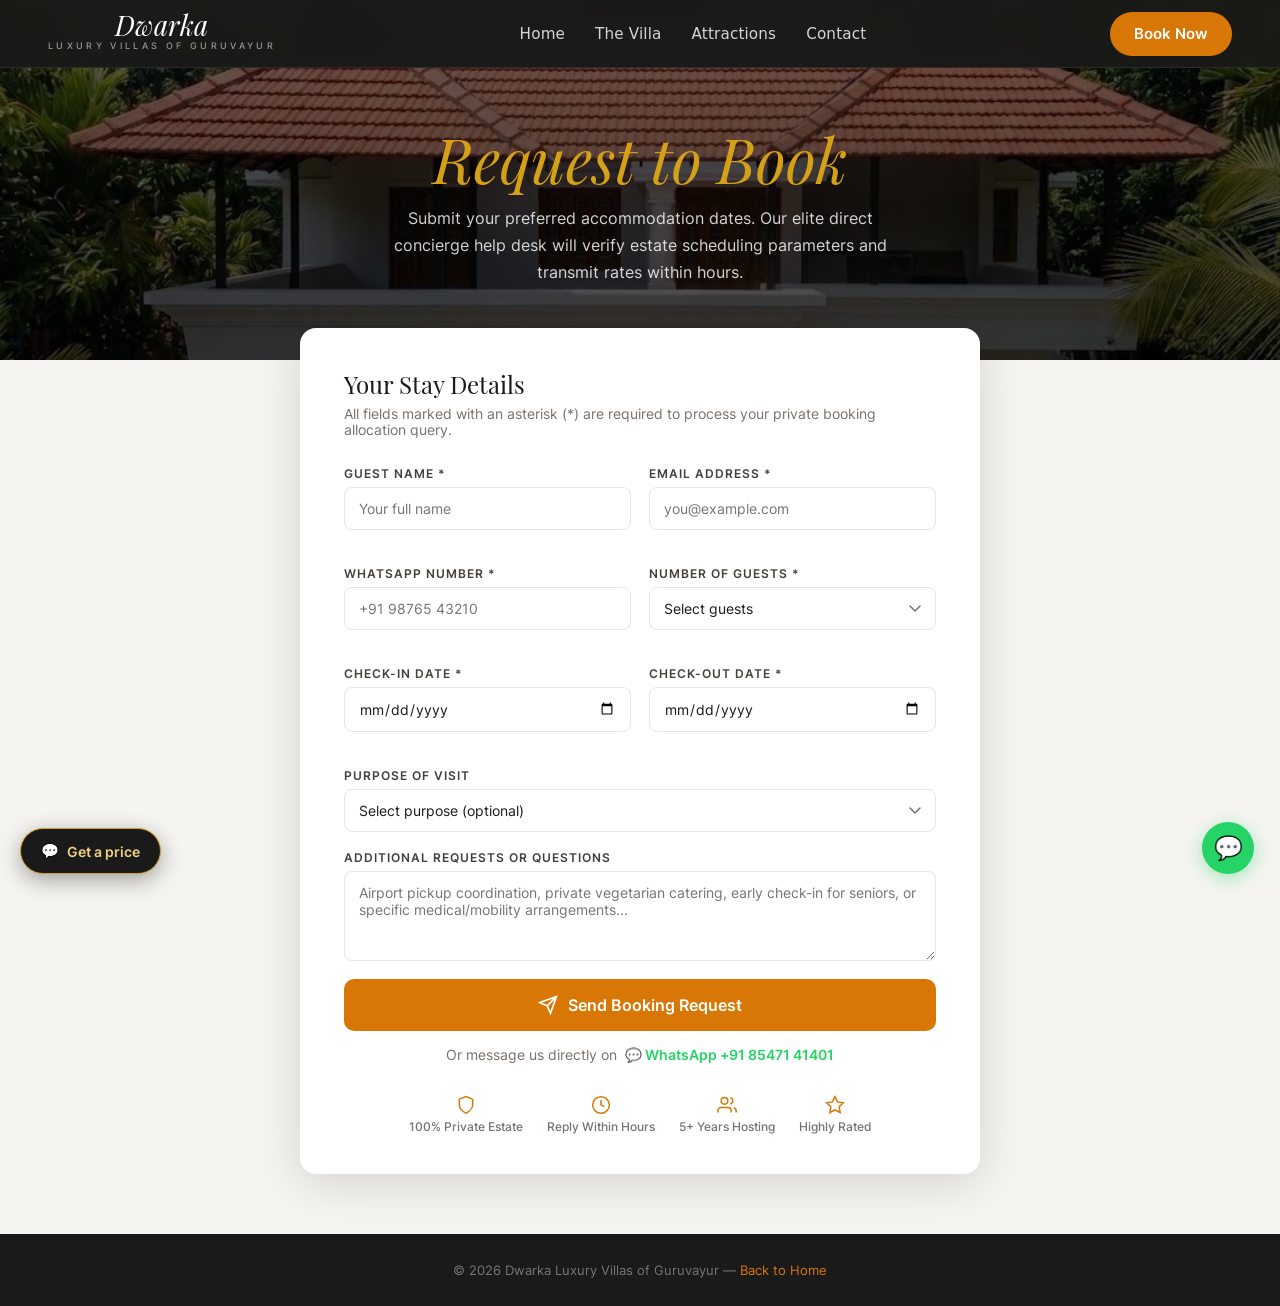
<file: book.html>
<!DOCTYPE html>
<html lang="en">
<head>
  <!-- Google tag (gtag.js) -->
  <script async src="https://www.googletagmanager.com/gtag/js?id=G-W04M1GSL7F"></script>
  <script>
    window.dataLayer = window.dataLayer || [];
    function gtag(){dataLayer.push(arguments);}
    gtag('js', new Date());
    gtag('config', 'G-W04M1GSL7F');
  </script>

  <meta charset="UTF-8">
  <meta name="viewport" content="width=device-width,initial-scale=1.0">
  
  <!-- Core SEO & AI Search Indexing Properties -->
  <title>Request to Book — Dwarka Villa Guruvayur | Luxury Private Estate</title>
  <meta name="description" content="Secure your private stay at Dwarka Villa near Guruvayur Temple. Premium 4-bedroom luxury estate booking request for family vacations, temple pilgrimages, and cultural events.">
  <meta name="keywords" content="book dwarka villa guruvayur, guruvayur luxury homestay booking, private villa near guruvayur temple, premium kerala estate reservation, luxury accommodation thrissur, temple pilgrimage stay kerala">
  <meta name="robots" content="index, follow, max-image-preview:large, max-snippet:-1">
  <link rel="canonical" href="https://luxuryvillasofguruvayur.com/book.html">
  <meta name="author" content="Dwarka Luxury Villas of Guruvayur">
  <meta name="geo.region" content="IN-KL">
  <meta name="geo.placename" content="Guruvayur, Kerala, India">

  <!-- Open Graph & Conversational AI Chat Card Custom Frameworks -->
  <meta property="og:locale" content="en_IN">
  <meta property="og:type" content="website">
  <meta property="og:site_name" content="Dwarka — Luxury Villas of Guruvayur">
  <meta property="og:title" content="Secure Private Stay Reservation — Dwarka Villa Guruvayur">
  <meta property="og:description" content="Submit your booking dates for Dwarka Villa, a premium 4-bedroom luxury private estate located 5 minutes from Guruvayur Temple. Direct concierge availability confirmation.">
  <meta property="og:url" content="https://luxuryvillasofguruvayur.com/book.html">
  <meta property="og:image" content="https://luxuryvillasofguruvayur.com/images/img-3f3a77fb28.jpg">
  <meta property="og:image:alt" content="Dwarka Luxury Private Villa Estate Exterior Presentation Elevation near Guruvayur">
  <meta name="twitter:card" content="summary_large_image">

  <!-- AI Discovery Engine Linked Knowledge Graph Setup -->
  <script type="application/ld+json">
  {
    "@context": "https://schema.org",
    "@type": "ReservationAction",
    "@id": "https://luxuryvillasofguruvayur.com/book.html#reservation",
    "name": "Book Dwarka Luxury Private Villa",
    "description": "Direct reservation gateway for secure premium bookings at Dwarka Private 4-Bedroom Estate in Guruvayur, Kerala.",
    "target": {
      "@type": "EntryPoint",
      "urlTemplate": "https://luxuryvillasofguruvayur.com/book.html",
      "actionPlatform": [
        "http://schema.org/DesktopWebPlatform",
        "http://schema.org/MobileWebPlatform"
      ]
    },
    "provider": {
      "@type": "LodgingBusiness",
      "name": "Dwarka — Luxury Villas of Guruvayur",
      "url": "https://luxuryvillasofguruvayur.com/",
      "image": "https://luxuryvillasofguruvayur.com/images/img-3f3a77fb28.jpg",
      "telephone": "+1-972-876-5101",
      "address": {
        "@type": "PostalAddress",
        "addressLocality": "Guruvayur",
        "addressRegion": "Kerala",
        "addressCountry": "IN"
      }
    },
    "actionStatus": "http://schema.org/PotentialActionStatus"
  }
  </script>

  <link rel="icon" type="image/svg+xml" href="[data-uri]">
  <link rel="preconnect" href="https://fonts.googleapis.com">
  <link rel="preconnect" href="https://fonts.gstatic.com" crossorigin>
  <link rel="stylesheet" href="css/fonts.css">
  <link rel="stylesheet" href="css/style.css">
  <style>*,*::before,*::after{margin:0;padding:0;box-sizing:border-box}html{scroll-behavior:smooth}body{font-family:'Inter',sans-serif;font-weight:400;background:#F5F4F0;color:#1C1917;overflow-x:hidden;-webkit-font-smoothing:antialiased}img{display:block;max-width:100%}a{text-decoration:none;color:inherit}:root{--orange:#D97706;--orange2:#B45309;--orange-lt:#FEF3C7;--orange-bd:#FDE68A;--stone-bg:#F5F4F0;--card:#FFFFFF;--dark:#1A1A1A;--text:#1C1917;--mid:#44403C;--muted:#78716C;--light:#A8A29E;--border:#E7E5E4;--sh:0 1px 3px rgba(0,0,0,.06),0 4px 16px rgba(0,0,0,.06);--sh-h:0 4px 12px rgba(0,0,0,.1),0 16px 36px rgba(0,0,0,.09);--r:12px}.container{max-width:1100px;margin:0 auto;padding:0 48px}.section{padding:80px 0}.section-sm{padding:48px 0}.label{font-size:.68rem;font-weight:600;letter-spacing:.16em;text-transform:uppercase;color:var(--orange);display:block;margin-bottom:10px}.h2{font-family:'Playfair Display',serif;font-size:clamp(1.8rem,3vw,2.6rem);font-weight:400;color:var(--text);line-height:1.2;margin-bottom:12px}.h2 em{font-style:italic;color:var(--orange)}.body-text{font-size:.94rem;line-height:1.8;color:var(--muted)}.center{text-align:center}.center .body-text{margin:0 auto;max-width:560px}.btn{display:inline-flex;align-items:center;gap:8px;padding:12px 28px;border-radius:9999px;font-size:.87rem;font-weight:600;cursor:pointer;transition:all .22s;border:none;font-family:'Inter',sans-serif}.btn-orange{background:var(--orange);color:#fff}.btn-orange:hover{background:var(--orange2);transform:translateY(-2px);box-shadow:0 6px 20px rgba(217,119,6,.3)}.btn-white-outline{background:transparent;color:#fff;border:1.5px solid rgba(255,255,255,.5)}.btn-white-outline:hover{background:rgba(255,255,255,.12);border-color:#fff}.btn-outline{background:transparent;color:var(--orange);border:1.5px solid var(--orange)}.btn-outline:hover{background:var(--orange-lt)}.btn-wa{background:#25D366;color:#fff}padding:9px 24px!important;font-size:.95rem!important;font-weight:600!important}.nav-book:hover{background:var(--orange2)!important;transform:translateY(-1px)!important}.hamburger{display:none;background:none;border:none;cursor:pointer;flex-direction:column;gap:5px;padding:4px}.hamburger span{display:block;width:22px;height:1.5px;background:#fff;transition:.3s}nav.solid .hamburger span{background:#fff}.mob-menu{display:none;position:fixed;inset:0;background:#fff;z-index:800;flex-direction:column;padding:88px 32px 32px;gap:4px}.mob-menu.open{display:flex}.mob-menu a{font-family:'Playfair Display',serif;font-size:1.4rem;color:var(--text);padding:14px 0;border-bottom:1px solid var(--border)}.mob-close{position:absolute;top:20px;right:24px;font-size:1.6rem;background:none;border:none;cursor:pointer;color:var(--muted)}.hero{height:100vh;min-height:680px;position:relative;display:flex;align-items:center;justify-content:center;overflow:hidden}.hero-bg{position:absolute;inset:0;overflow:hidden}.hero-bg img{width:100%;height:100%;object-fit:cover;object-position:center 28%;transform:scale(1.04);animation:hZ 24s ease-in-out infinite alternate}@keyframes hZ{from{transform:scale(1.04)}to{transform:scale(1.0) translateY(-18px)}}.hero-veil{position:absolute;inset:0;background:linear-gradient(to bottom,rgba(0,0,0,.24) 0%,rgba(0,0,0,.04) 34%,rgba(0,0,0,.52) 70%,rgba(0,0,0,.82) 100%)}.hero-content{position:relative;z-index:2;text-align:center;padding:0 24px;display:flex;flex-direction:column;align-items:center;animation:fadeUp .9s ease .2s both}@keyframes fadeUp{from{opacity:0;transform:translateY(24px)}to{opacity:1;transform:translateY(0)}}.hero-badge{display:inline-flex;align-items:center;gap:8px;background:rgba(255,255,255,.12);backdrop-filter:blur(8px);border:1px solid rgba(255,255,255,.2);border-radius:9999px;padding:7px 16px;font-size:.78rem;color:#fff;margin-bottom:20px;font-weight:500}.hero-badge-stars{color:#FBBF24;letter-spacing:1px}.hero-title{font-family:'Playfair Display',serif;font-size:clamp(3.8rem,9vw,7.5rem);font-style:italic;font-weight:400;color:#fff;line-height:.95;text-shadow:0 2px 30px rgba(0,0,0,.3);margin-bottom:8px}.hero-sub1{font-size:clamp(1rem,2vw,1.3rem);color:rgba(255,255,255,.82);font-weight:400;margin-bottom:5px}.hero-loc{font-size:.78rem;color:rgba(255,255,255,.58);margin-bottom:16px;display:flex;align-items:center;justify-content:center;gap:4px}.hero-desc{font-size:.9rem;color:rgba(255,255,255,.62);max-width:430px;line-height:1.72;margin-bottom:30px}.hero-btns{display:flex;gap:12px;flex-wrap:wrap;justify-content:center}.hero-statsbar{position:absolute;bottom:0;left:0;right:0;z-index:3;background:rgba(0,0,0,.48);backdrop-filter:blur(14px);border-top:1px solid rgba(255,255,255,.1);display:flex}.hstat{flex:1;padding:17px 10px;text-align:center;border-right:1px solid rgba(255,255,255,.08)}.hstat:last-child{border-right:none}.hstat-val{font-family:'Playfair Display',serif;font-size:1.1rem;color:#fff;display:block;margin-bottom:2px}.hstat-lbl{font-size:.56rem;font-weight:600;letter-spacing:.14em;text-transform:uppercase;color:rgba(255,255,255,.48);display:block}.page-hero{background:var(--dark);padding:96px 0 52px;margin-top:0}.page-hero .container{text-align:center}.page-hero h1{font-family:'Playfair Display',serif;font-size:clamp(2rem,5vw,3.4rem);font-weight:400;color:#fff;line-height:1}.page-hero h1 em{font-style:italic;color:var(--orange)}.page-hero .desc{font-size:.95rem;color:rgba(255,255,255,.58);margin-top:12px;max-width:500px;margin-left:auto;margin-right:auto;line-height:1.7}.attr-card{background:var(--card);border-radius:var(--r);box-shadow:var(--sh);overflow:hidden;transition:all .25s;display:flex;flex-direction:column}.attr-card:hover{box-shadow:var(--sh-h);transform:translateY(-4px)}.attr-img{height:196px;overflow:hidden}.attr-img img{width:100%;height:100%;object-fit:cover;transition:transform .55s}.attr-card:hover .attr-img img{transform:scale(1.06)}.attr-body{padding:18px 20px;flex:1;display:flex;flex-direction:column}.attr-drive{font-size:.71rem;font-weight:600;color:var(--orange);display:flex;align-items:center;gap:5px;margin-bottom:5px}.attr-name{font-family:'Playfair Display',serif;font-size:1.08rem;font-weight:600;color:var(--text);margin-bottom:7px;line-height:1.2}.attr-desc{font-size:.83rem;color:var(--muted);line-height:1.68;flex:1;margin-bottom:12px}.attr-tags{display:flex;flex-wrap:wrap;gap:6px;margin-top:auto}.attr-tag{font-size:.69rem;font-weight:500;background:var(--stone-bg);color:var(--mid);padding:4px 10px;border-radius:9999px;border:1px solid var(--border)}.cat-section{margin-bottom:52px}.cat-section:last-child{margin-bottom:0}.cat-title{font-family:'Playfair Display',serif;font-size:1.45rem;font-weight:400;color:var(--text);margin-bottom:18px;padding-bottom:12px;border-bottom:1.5px solid var(--border)}.cat-grid{display:grid;gap:18px}.cat-3{grid-template-columns:repeat(3,1fr)}.cat-2{grid-template-columns:repeat(2,1fr)}.spec-bar{display:flex;gap:0;background:var(--card);border-radius:var(--r);box-shadow:var(--sh);overflow:hidden;margin:28px 0}.spec-item{flex:1;padding:20px 14px;text-align:center;border-right:1px solid var(--border)}.spec-item:last-child{border-right:none}.spec-icon{font-size:1.4rem;margin-bottom:8px;display:block}.spec-val{font-family:'Playfair Display',serif;font-size:1.25rem;font-weight:600;color:var(--text);display:block}.spec-lbl{font-size:.63rem;font-weight:600;letter-spacing:.1em;text-transform:uppercase;color:var(--muted);margin-top:3px;display:block}.spec-sub{font-size:.7rem;color:var(--light);margin-top:2px;display:block}.feat-card{background:var(--card);border-radius:var(--r);padding:22px;box-shadow:var(--sh);transition:all .25s}.feat-card:hover{box-shadow:var(--sh-h);transform:translateY(-3px)}.feat-icon{font-size:1.6rem;margin-bottom:10px}.feat-name{font-weight:700;font-size:.94rem;color:var(--text);margin-bottom:5px}.feat-desc{font-size:.82rem;color:var(--muted);line-height:1.65}.amenity-chip{display:flex;align-items:center;gap:9px;background:var(--card);border-radius:8px;padding:10px 14px;font-size:.84rem;font-weight:500;color:var(--mid);box-shadow:var(--sh)}.amenity-chip-icon{font-size:.95rem;width:24px;text-align:center;flex-shrink:0}.room-card{background:var(--card);border-radius:var(--r);overflow:hidden;box-shadow:var(--sh);transition:all .25s}.room-card:hover{box-shadow:var(--sh-h)}.room-img{height:185px;overflow:hidden}.room-img img{width:100%;height:100%;object-fit:cover;transition:transform .5s}.room-card:hover .room-img img{transform:scale(1.05)}.room-body{padding:14px 16px}.room-name{font-weight:700;font-size:.9rem;color:var(--text);margin-bottom:4px}.room-desc{font-size:.8rem;color:var(--muted);line-height:1.58}.about-wrap{display:grid;grid-template-columns:1fr 1fr;gap:60px;align-items:center}.about-img-wrap{position:relative;border-radius:var(--r);overflow:hidden;box-shadow:var(--sh-h)}.about-img-wrap img{width:100%;height:440px;object-fit:cover}.about-badge{position:absolute;bottom:18px;left:18px;background:#fff;border-radius:10px;padding:12px 16px;box-shadow:var(--sh-h);display:flex;align-items:center;gap:10px}.about-badge-icon{width:34px;height:34px;background:var(--orange-lt);border-radius:8px;display:flex;align-items:center;justify-content:center;font-size:.9rem}.about-badge-text{font-size:.82rem;font-weight:700;color:var(--text);line-height:1.2}.about-badge-sub{font-size:.7rem;color:var(--muted)}.check-list{list-style:none;display:flex;flex-direction:column;gap:10px;margin-top:18px}.check-list li{display:flex;align-items:flex-start;gap:9px;font-size:.88rem;color:var(--mid)}.check-list li::before{content:'✓';color:var(--orange);font-weight:700;flex-shrink:0;margin-top:1px}.testi{background:var(--card);border-radius:var(--r);padding:24px;box-shadow:var(--sh)}.testi-stars{color:#FBBF24;font-size:.75rem;letter-spacing:2px;margin-bottom:12px}.testi-body{font-family:'Playfair Display',serif;font-size:.96rem;font-style:italic;color:var(--mid);line-height:1.75;margin-bottom:16px}.testi-name{font-size:.8rem;font-weight:700;color:var(--text)}.testi-loc{font-size:.72rem;color:var(--light)}.contact-cards{display:grid;grid-template-columns:repeat(3,1fr);gap:20px;margin-bottom:48px}.cm-card{background:var(--card);border-radius:var(--r);padding:28px 20px;box-shadow:var(--sh);text-align:center;transition:all .25s}.cm-card:hover{box-shadow:var(--sh-h);transform:translateY(-3px)}.cm-icon{width:56px;height:56px;border-radius:50%;display:flex;align-items:center;justify-content:center;font-size:1.3rem;margin:0 auto 14px}.cm-icon.ph{background:#FEF3C7}.cm-icon.wa{background:#D1FAE5}.cm-icon.em{background:#DBEAFE}.cm-title{font-weight:700;font-size:.94rem;color:var(--text);margin-bottom:6px}.cm-main{font-size:.9rem;color:var(--orange);font-weight:600}.cm-sub{font-size:.8rem;color:var(--muted);margin-top:3px}.loc-grid{display:grid;grid-template-columns:1fr 1.5fr;gap:28px;align-items:start}.loc-card{background:var(--card);border-radius:var(--r);padding:24px;box-shadow:var(--sh)}.loc-card h3{font-family:'Playfair Display',serif;font-size:1.2rem;font-style:italic;color:var(--orange);margin-bottom:18px}.loc-item{display:flex;align-items:flex-start;gap:12px;padding:12px 0;border-bottom:1px solid var(--border)}.loc-item:last-child{border-bottom:none}.loc-icon{width:32px;height:32px;border-radius:7px;display:flex;align-items:center;justify-content:center;font-size:.85rem;flex-shrink:0;margin-top:1px}.loc-icon.a{background:#FEF3C7}.loc-icon.t{background:#D1FAE5}.loc-icon.r{background:#DBEAFE}.loc-lbl{font-size:.7rem;font-weight:700;text-transform:uppercase;letter-spacing:.1em;color:var(--light);margin-bottom:3px}.loc-val{font-size:.86rem;color:var(--mid);line-height:1.55}.map-card{border-radius:var(--r);overflow:hidden;box-shadow:var(--sh)}.map-card iframe{width:100%;height:360px;border:none;display:block}.faq-item{background:var(--card);border-radius:var(--r);padding:18px 22px;box-shadow:var(--sh);margin-bottom:10px;cursor:pointer;transition:box-shadow .2s}.faq-item:hover{box-shadow:var(--sh-h)}.faq-q{font-weight:600;font-size:.93rem;color:var(--text);display:flex;justify-content:space-between;align-items:center;gap:12px}.faq-q::after{content:'＋';font-size:.95rem;color:var(--orange);flex-shrink:0;font-weight:400}.faq-a{font-size:.86rem;color:var(--muted);line-height:1.7;margin-top:10px;padding-top:10px;border-top:1px solid var(--border)}.svc-card{background:var(--card);border-radius:var(--r);box-shadow:var(--sh);overflow:hidden;transition:all .25s}.svc-card:hover{box-shadow:var(--sh-h);transform:translateY(-4px)}.svc-img{height:180px;overflow:hidden}.svc-img img{width:100%;height:100%;object-fit:cover;transition:transform .55s}.svc-card:hover .svc-img img{transform:scale(1.06)}.svc-body{padding:18px 20px}.svc-name{font-family:'Playfair Display',serif;font-size:1.08rem;font-weight:600;color:var(--text);margin-bottom:6px}.svc-desc{font-size:.83rem;color:var(--muted);line-height:1.68;margin-bottom:12px}.svc-tags{display:flex;flex-wrap:wrap;gap:6px}.svc-tag{font-size:.69rem;font-weight:500;background:var(--orange-lt);color:var(--orange2);padding:4px 10px;border-radius:9999px}.cta-dark{background:var(--dark);padding:52px 0;text-align:center}.cta-dark h2{font-family:'Playfair Display',serif;font-size:clamp(1.6rem,3vw,2.3rem);font-weight:400;color:#fff;margin-bottom:8px}.cta-dark h2 em{font-style:italic;color:var(--orange)}.cta-dark p{font-size:.93rem;color:rgba(255,255,255,.58);margin-bottom:22px}footer{background:#1A1A1A;color:rgba(255,255,255,.55);padding:56px 0 26px}.ft-grid{display:grid;grid-template-columns:2fr 1fr 1fr 1fr;gap:48px;padding-bottom:44px;border-bottom:1px solid rgba(255,255,255,.08);max-width:1100px;margin:0 auto;padding-left:48px;padding-right:48px}.ft-brand{font-family:'Playfair Display',serif;font-size:1.6rem;font-style:italic;color:var(--orange);margin-bottom:10px}.ft-desc{font-size:.8rem;color:rgba(255,255,255,.38);line-height:1.75;max-width:220px}.ft-rating{display:flex;align-items:center;gap:6px;margin-top:12px;font-size:.78rem;font-weight:600;color:rgba(255,255,255,.5)}.ft-rating-stars{color:#FBBF24;letter-spacing:1px}.ft-col h4{font-size:.62rem;font-weight:700;letter-spacing:.18em;text-transform:uppercase;color:rgba(255,255,255,.3);margin-bottom:16px}.ft-col a{display:block;font-size:.82rem;color:rgba(255,255,255,.4);margin-bottom:9px;transition:color .2s}.ft-col a:hover{color:rgba(255,255,255,.85)}.ft-col .wa{color:#4ADE80}.ft-bot{max-width:1100px;margin:24px auto 0;padding:0 48px;display:flex;justify-content:space-between;align-items:center;font-size:.7rem;color:rgba(255,255,255,.2)}.float-wa{position:fixed;bottom:26px;right:26px;z-index:700;width:52px;height:52px;border-radius:50%;background:#25D366;display:flex;align-items:center;justify-content:center;font-size:1.45rem;box-shadow:0 4px 18px rgba(37,211,102,.4);animation:waP 3s ease-in-out infinite;transition:transform .2s}.float-wa:hover{transform:scale(1.1)}@keyframes waP{0%,100%{box-shadow:0 4px 18px rgba(37,211,102,.4)}50%{box-shadow:0 4px 32px rgba(37,211,102,.68),0 0 0 6px rgba(37,211,102,.1)}}.fade-in{opacity:0;transform:translateY(16px);transition:opacity .55s ease,transform .55s ease}.fade-in.visible{opacity:1;transform:none}@media(max-width:960px){the container{padding:0 20px}.section{padding:52px 0}nav{padding:0 20px}.nav-links,.nav-book{display:none!important}.hamburger{display:flex}.hero-statsbar{display:none}.about-wrap{grid-template-columns:1fr}.cat-3,.cat-2{grid-template-columns:1fr 1fr}.ft-grid{grid-template-columns:1fr 1fr;gap:28px;padding-left:20px;padding-right:20px}.ft-bot{flex-direction:column;gap:6px;text-align:center;padding:0 20px}.loc-grid{grid-template-columns:1fr}.contact-cards{grid-template-columns:1fr}}@media(max-width:640px){.hero-title{font-size:clamp(2.8rem,12vw,4rem)}.cat-3,.cat-2{grid-template-columns:1fr}.ft-grid{grid-template-columns:1fr}.spec-bar{flex-wrap:wrap}.spec-item{min-width:50%;border-bottom:1px solid var(--border)}}.scroll-row { -webkit-overflow-scrolling: touch; }@media (max-width: 960px) {..container { padding: 0 16px !important; }nav { padding: 0 16px !important; }.section { padding: 44px 0 !important; }.hero-statsbar { flex-wrap: wrap !important; }.hstat { min-width: 50% !important; border-bottom: 1px solid rgba(255,255,255,.1) !important; }.hstat:last-child { border-bottom: none !important; }.about-wrap { grid-template-columns: 1fr !important; }.spec-bar { flex-wrap: wrap !important; }.spec-item { min-width: 50% !important; border-bottom: 1px solid var(--border) !important; }.ft-grid { grid-template-columns: 1fr 1fr !important; padding-left: 16px !important; padding-right: 16px !important; }.loc-grid { grid-template-columns: 1fr !important; }.contact-cards { grid-template-columns: 1fr !important; }}@media (max-width: 640px) {.hero-title { font-size: clamp(3rem, 13vw, 5rem) !important; }.hero-sub1 { font-size: clamp(.95rem, 4vw, 1.2rem) !important; }.hero-btns { flex-direction: column; align-items: center; }.hero-btns .btn { width: 100%; max-width: 270px; justify-content: center; }.ft-grid { grid-template-columns: 1fr !important; }.cat-3, .cat-2 { grid-template-columns: 1fr !important; }h1 { font-size: clamp(1.8rem, 8vw, 2.6rem) !important; }.about-img-wrap img { height: 240px !important; }.testi { margin-bottom: 12px; }}.btn { min-height: 44px; min-width: 44px; }nav a, .nav-book { min-height: 44px; display: inline-flex; align-items: center; }.hamburger { padding: 10px !important; }html, body { overflow-x: hidden; }img { max-width: 100%; }.book-hero{min-height:40vh;position:relative;display:flex;align-items:center;justify-content:center;text-align:center;overflow:hidden;padding:100px 20px 48px;}.book-hero-bg{position:absolute;inset:0;overflow:hidden}.book-hero-bg img{width:100%;height:100%;object-fit:cover;object-position:center 38%}.book-hero-veil{position:absolute;inset:0;background:linear-gradient(to bottom,rgba(0,0,0,.55) 0%,rgba(0,0,0,.72) 100%)}.book-hero-content{position:relative;z-index:2}.book-hero-content h1{font-family:'Playfair Display',serif;font-size:clamp(2.2rem,5vw,3.8rem);font-style:italic;color:#D4A017;font-weight:400;line-height:1.1;margin-bottom:12px}.book-hero-content p{font-size:1rem;color:rgba(255,255,255,.82);max-width:520px;margin:0 auto;line-height:1.7}.book-wrap{max-width:720px;margin:-32px auto 0;position:relative;z-index:10;padding:0 20px 60px}.book-card{background:#fff;border-radius:16px;box-shadow:0 8px 48px rgba(0,0,0,.14);padding:40px 44px}.form-row{display:grid;grid-template-columns:1fr 1fr;gap:18px;margin-bottom:18px}.form-group{display:flex;flex-direction:column;gap:6px;margin-bottom:18px}.form-group label{font-size:.78rem;font-weight:700;letter-spacing:.08em;text-transform:uppercase;color:var(--mid)}.form-group input,.form-group select,.form-group textarea{width:100%;padding:12px 14px;border:1.5px solid var(--border);border-radius:8px;font-family:'Inter',sans-serif;font-size:.9rem;color:var(--text);background:#fff;transition:border-color .2s,box-shadow .2s;outline:none;}.form-group input:focus,.form-group select:focus,.form-group textarea:focus{border-color:var(--orange);box-shadow:0 0 0 3px rgba(217,119,6,.12)}.form-group textarea{resize:vertical;min-height:90px}.form-group select{cursor:pointer;appearance:none;background-image:url("data:image/svg+xml,%3Csvg xmlns='http://www.w3.org/2000/svg' width='12' height='8' viewBox='0 0 12 8'%3E%3Cpath d='M1 1l5 5 5-5' stroke='%2378716c' stroke-width='1.5' fill='none' stroke-linecap='round'/%3E%3C/svg%3E");background-repeat:no-repeat;background-position:right 14px center}.src-badge{display:none;align-items:center;gap:8px;background:#FEF3C7;border:1px solid #FDE68A;border-radius:8px;padding:10px 14px;margin-bottom:20px;font-size:.82rem;color:#92400E;font-weight:500}.src-badge.show{display:flex}.src-badge svg{flex-shrink:0}.book-submit{width:100%;padding:15px;background:var(--orange);color:#fff;border:none;border-radius:10px;font-size:1rem;font-weight:700;cursor:pointer;transition:all .22s;font-family:'Inter',sans-serif;display:flex;align-items:center;justify-content:center;gap:10px;min-height:52px}.book-submit:hover{background:var(--orange2);transform:translateY(-2px);box-shadow:0 6px 20px rgba(217,119,6,.35)}.book-submit:disabled{opacity:.6;cursor:not-allowed;transform:none}.wa-alt{margin-top:16px;display:flex;align-items:center;justify-content:center;gap:8px;font-size:.85rem;color:var(--muted)}.wa-alt a{color:#25D366;font-weight:600;text-decoration:none}.wa-alt a:hover{text-decoration:underline}.form-status{padding:14px 18px;border-radius:8px;font-size:.88rem;font-weight:500;text-align:center;display:none;margin-top:16px}.form-status.success{background:#D1FAE5;color:#065F46;border:1px solid #A7F3D0;display:block}.form-status.error{background:#FEE2E2;color:#991B1B;border:1px solid #FECACA;display:block}.trust-row{display:flex;justify-content:center;gap:24px;flex-wrap:wrap;margin-top:32px}.trust-item{display:flex;flex-direction:column;align-items:center;gap:4px;font-size:.75rem;color:var(--muted);font-weight:500}.trust-item svg{color:var(--orange)}@media(max-width:640px){the book-card{padding:24px 20px}.form-row{grid-template-columns:1fr}.trust-row{gap:16px}}</style>
</head>
<body>

  <a class="float-wa" href="https://wa.me/918547141401?text=Hi" target="_blank" aria-label="WhatsApp Direct Message Line">💬</a>

  <!-- Navigation System -->
  <nav id="mainNav" class="solid" style="background:rgba(26,25,23,.96)!important;border-bottom:1px solid rgba(255,255,255,.08)!important" role="navigation" aria-label="Primary Navigation">
    <a href="index.html" class="nav-logo">
      <span class="nav-logo-name" style="color:#fff">Dwarka</span>
      <span class="nav-logo-sub" style="color:rgba(255,255,255,.55)">Luxury Villas of Guruvayur</span>
    </a>
    <ul class="nav-links">
      <li><a href="index.html" style="color:rgba(255,255,255,.82)">Home</a></li>
      <li><a href="villa.html" style="color:rgba(255,255,255,.82)">The Villa</a></li>
      <li><a href="attractions.html" style="color:rgba(255,255,255,.82)">Attractions</a></li>
      <li><a href="contact.html" style="color:rgba(255,255,255,.82)">Contact</a></li>
    </ul>
    <a href="book.html" class="nav-book" style="background:var(--orange)!important">Book Now</a>
    <button class="hamburger" aria-label="Toggle Mobile Menu Navigation" style="display:none"><span></span><span></span><span></span></button>
  </nav>

  <!-- Hero Block Section -->
  <header class="book-hero">
    <div class="book-hero-bg"><img src="images/img-3f3a77fb28.jpg" alt="Dwarka Villa Premium Estate Curation Near Guruvayur Temple" fetchpriority="high"></div>
    <div class="book-hero-veil"></div>
    <div class="book-hero-content">
      <h1>Request to Book</h1>
      <p>Submit your preferred accommodation dates. Our elite direct concierge help desk will verify estate scheduling parameters and transmit rates within hours.</p>
    </div>
  </header>

  <!-- Form Component Layout -->
  <main class="book-wrap">
    <section class="book-card" aria-labelledby="formTitle">

      <!-- Source tracking badge -->
      <div class="src-badge" id="srcBadge">
        <svg width="16" height="16" viewBox="0 0 24 24" fill="none" stroke="currentColor" stroke-width="2"><path d="M13 2L3 14h9l-1 8 10-12h-9l1-8z"/></svg>
        <span id="srcBadgeText">Referred via Verified Priority Link</span>
      </div>

      <h2 id="formTitle" style="font-family:'Playfair Display',serif;font-size:1.5rem;color:var(--text);margin-bottom:6px;font-weight:400">Your Stay Details</h2>
      <p style="font-size:.85rem;color:var(--muted);margin-bottom:28px">All fields marked with an asterisk (*) are required to process your private booking allocation query.</p>

      <form id="bookForm" novalidate>
        <input type="hidden" id="utmSource" name="utm_source" value="">
        <input type="hidden" id="utmMedium" name="utm_medium" value="">
        <input type="hidden" id="utmCampaign" name="utm_campaign" value="">

        <!-- Name + Email -->
        <div class="form-row">
          <div class="form-group">
            <label for="guestName">Guest Name *</label>
            <input type="text" id="guestName" name="name" placeholder="Your full name" required autocomplete="name">
          </div>
          <div class="form-group">
            <label for="guestEmail">Email Address *</label>
            <input type="email" id="guestEmail" name="email" placeholder="you@example.com" required autocomplete="email">
          </div>
        </div>

        <!-- WhatsApp + Guests -->
        <div class="form-row">
          <div class="form-group">
            <label for="whatsapp">WhatsApp Number *</label>
            <input type="tel" id="whatsapp" name="whatsapp" placeholder="+91 98765 43210" required autocomplete="tel">
          </div>
          <div class="form-group">
            <label for="guestCount">Number of Guests *</label>
            <select id="guestCount" name="guests" required>
              <option value="">Select guests</option>
              <option value="1-2">1–2 guests</option>
              <option value="3-4">3–4 guests</option>
              <option value="5-6">5–6 guests</option>
              <option value="7-8">7–8 guests</option>
              <option value="9-10">9–10 guests</option>
              <option value="11-12">11–12 guests</option>
            </select>
          </div>
        </div>

        <!-- Dates -->
        <div class="form-row">
          <div class="form-group">
            <label for="checkin">Check-in Date *</label>
            <input type="date" id="checkin" name="checkin" required>
          </div>
          <div class="form-group">
            <label for="checkout">Check-out Date *</label>
            <input type="date" id="checkout" name="checkout" required>
          </div>
        </div>

        <!-- Purpose -->
        <div class="form-group">
          <label for="purpose">Purpose of Visit</label>
          <select id="purpose" name="purpose">
            <option value="">Select purpose (optional)</option>
            <option value="Temple pilgrimage">Temple pilgrimage — Guruvayur Sree Krishna Temple</option>
            <option value="Family vacation">Family vacation and regional exploration</option>
            <option value="Arangettam / Cultural event">Arangettam / Classical dance debut</option>
            <option value="Wedding / Functions">Wedding / Family traditional functions</option>
            <option value="Other">Other personalized travel itineraries</option>
          </select>
        </div>

        <!-- Additional requests -->
        <div class="form-group">
          <label for="requests">Additional Requests or Questions</label>
          <textarea id="requests" name="requests" placeholder="Airport pickup coordination, private vegetarian catering, early check-in for seniors, or specific medical/mobility arrangements..."></textarea>
        </div>

        <button type="submit" class="book-submit" id="submitBtn">
          <svg width="20" height="20" viewBox="0 0 24 24" fill="none" stroke="currentColor" stroke-width="2"><line x1="22" y1="2" x2="11" y2="13"/><polygon points="22 2 15 22 11 13 2 9 22 2"/></svg>
          Send Booking Request
        </button>

        <div class="wa-alt">
          <span>Or message us directly on</span>
          <a href="https://wa.me/918547141401?text=Hi%2C%20I%27d%20like%20to%20book%20Dwarka%20Villa%20Guruvayur" target="_blank">
            💬 WhatsApp +91 85471 41401
          </a>
        </div>

        <div class="form-status" id="formStatus"></div>
      </form>

      <!-- Trust Badges System -->
      <div class="trust-row">
        <div class="trust-item">
          <svg width="20" height="20" viewBox="0 0 24 24" fill="none" stroke="#D97706" stroke-width="1.8"><path d="M12 22s8-4 8-10V5l-8-3-8 3v7c0 6 8 10 8 10z"/></svg>
          100% Private Estate
        </div>
        <div class="trust-item">
          <svg width="20" height="20" viewBox="0 0 24 24" fill="none" stroke="#D97706" stroke-width="1.8"><circle cx="12" cy="12" r="10"/><polyline points="12 6 12 12 16 14"/></svg>
          Reply Within Hours
        </div>
        <div class="trust-item">
          <svg width="20" height="20" viewBox="0 0 24 24" fill="none" stroke="#D97706" stroke-width="1.8"><path d="M17 21v-2a4 4 0 0 0-4-4H5a4 4 0 0 0-4 4v2"/><circle cx="9" cy="7" r="4"/><path d="M23 21v-2a4 4 0 0 0-3-3.87"/><path d="M16 3.13a4 4 0 0 1 0 7.75"/></svg>
          5+ Years Hosting
        </div>
        <div class="trust-item">
          <svg width="20" height="20" viewBox="0 0 24 24" fill="none" stroke="#D97706" stroke-width="1.8"><polygon points="12 2 15.09 8.26 22 9.27 17 14.14 18.18 21.02 12 17.77 5.82 21.02 7 14.14 2 9.27 8.91 8.26 12 2"/></svg>
          Highly Rated
        </div>
      </div>
    </main>
  </main>

  <footer style="background:var(--dark);padding:28px 20px;text-align:center;margin-top:0">
    <p style="font-size:.82rem;color:rgba(255,255,255,.4)">&copy; 2026 Dwarka Luxury Villas of Guruvayur &mdash; <a href="index.html" style="color:var(--orange)">Back to Home</a></p>
  </footer>

  <script>
  (function(){
    var params = new URLSearchParams(window.location.search);
    var src      = params.get('src') || params.get('utm_source') || '';
    var medium   = params.get('utm_medium') || '';
    var campaign = params.get('utm_campaign') || '';

    if(src) {
      document.getElementById('utmSource').value   = src;
      document.getElementById('utmMedium').value   = medium;
      document.getElementById('utmCampaign').value = campaign;

      var srcLabels = {
        'wa1':      'WhatsApp Group 1',
        'wa2':      'WhatsApp Group 2',
        'wa3':      'WhatsApp Group 3',
        'insta':    'Instagram Business App',
        'fb':       'Facebook Ads Channel',
        'templeUS': 'Temple Framework Poster (US Portal)',
        'templeKL': 'Temple Poster (Kerala Region)',
        'mall':     'Shopping Complex Portal Advertisement',
        'google':   'Google Organic Search Engine',
        'email':    'Direct Email Campaign Desk',
      };
      var label = srcLabels[src] || src;
      document.getElementById('srcBadgeText').textContent = '✓ Verified Referral Channel: ' + label;
      document.getElementById('srcBadge').classList.add('show');
    }

    var today = new Date().toISOString().split('T')[0];
    document.getElementById('checkin').min  = today;
    document.getElementById('checkout').min = today;
    document.getElementById('checkin').addEventListener('change', function(){
      document.getElementById('checkout').min = this.value;
    });

    document.getElementById('bookForm').addEventListener('submit', function(e){
      e.preventDefault();
      var btn    = document.getElementById('submitBtn');
      var status = document.getElementById('formStatus');

      var name     = document.getElementById('guestName').value.trim();
      var email    = document.getElementById('guestEmail').value.trim();
      var phone    = document.getElementById('whatsapp').value.trim();
      var guests   = document.getElementById('guestCount').value;
      var checkin  = document.getElementById('checkin').value;
      var checkout = document.getElementById('checkout').value;

      if(!name || !email || !phone || !guests || !checkin || !checkout){
        status.className = 'form-status error';
        status.textContent = 'Please populate all mandatory framework values.';
        return;
      }
      if(checkout <= checkin){
        status.className = 'form-status error';
        status.textContent = 'Calculated check-out boundary timeline cannot sit before arrival configuration window.';
        return;
      }

      btn.disabled = true;
      btn.innerHTML = '<svg width="20" height="20" viewBox="0 0 24 24" fill="none" stroke="currentColor" stroke-width="2"><circle cx="12" cy="12" r="10"/><polyline points="12 6 12 12 16 14"/></svg> Transmitting Securely...';

      var purpose  = document.getElementById('purpose').value;
      var requests = document.getElementById('requests').value.trim();
      var src_val  = document.getElementById('utmSource').value;
      var nights = Math.round((new Date(checkout) - new Date(checkin)) / 86400000);

      var waMsg = encodeURIComponent(
        '🏡 *New Booking Request — Dwarka Villa*\n\n' +
        '👤 *Name:* ' + name + '\n' +
        '📧 *Email:* ' + email + '\n' +
        '📱 *WhatsApp:* ' + phone + '\n' +
        '👨‍👩‍👧 *Guests:* ' + guests + '\n' +
        '📅 *Check-in:* ' + checkin + '\n' +
        '📅 *Check-out:* ' + checkout + ' (' + nights + ' night' + (nights!==1?'s':'') + ')\n' +
        (purpose ? '🙏 *Purpose:* ' + purpose + '\n' : '') +
        (requests ? '💬 *Requests:* ' + requests + '\n' : '') +
        (src_val ? '📣 *Source:* ' + src_val + '\n' : '') +
        '\n_Sent from luxuryvillasofguruvayur.com/book.html_'
      );

      var emailSubject = encodeURIComponent('Booking Allocation Request — ' + name + ' | ' + checkin + ' to ' + checkout);
      var emailBody = encodeURIComponent(
        'New Luxury Villa Booking Request Asset\n\n' +
        'Name: ' + name + '\n' +
        'Email: ' + email + '\n' +
        'WhatsApp Contact: ' + phone + '\n' +
        'Total Allocated Guests: ' + guests + '\n' +
        'Target Arrival Date: ' + checkin + '\n' +
        'Target Departure Date: ' + checkout + ' (' + nights + ' nights)\n' +
        (purpose ? 'Stated Purpose of Visit: ' + purpose + '\n' : '') +
        (requests ? 'Additional Guest Accommodations & Requests: ' + requests + '\n' : '') +
        (src_val ? 'Referral Marketing Origin Code: ' + src_val + '\n' : '') +
        '\nSent securely from luxuryvillasofguruvayur.com/book.html'
      );

      window.open('https://wa.me/19728765101?text=' + waMsg, '_blank');

      setTimeout(function(){
        window.location.href = 'mailto:kerala.luxuryvillas@gmail.com?subject=' + emailSubject + '&body=' + emailBody;
      }, 800);

      setTimeout(function(){
        status.className = 'form-status success';
        status.textContent = '✓ Communication pipelines initialized! Direct WhatsApp routing and secure mail servers have loaded. Concierge will follow up shortly.';
        btn.disabled = false;
        btn.innerHTML = '<svg width="20" height="20" viewBox="0 0 24 24" fill="none" stroke="currentColor" stroke-width="2"><polyline points="20 6 9 17 4 12"/></svg> Request Transmitted!';
      }, 1200);
    });
  })();
  </script>
<script src="js/price-chat.js" defer></script>
</body>
</html>
</file>
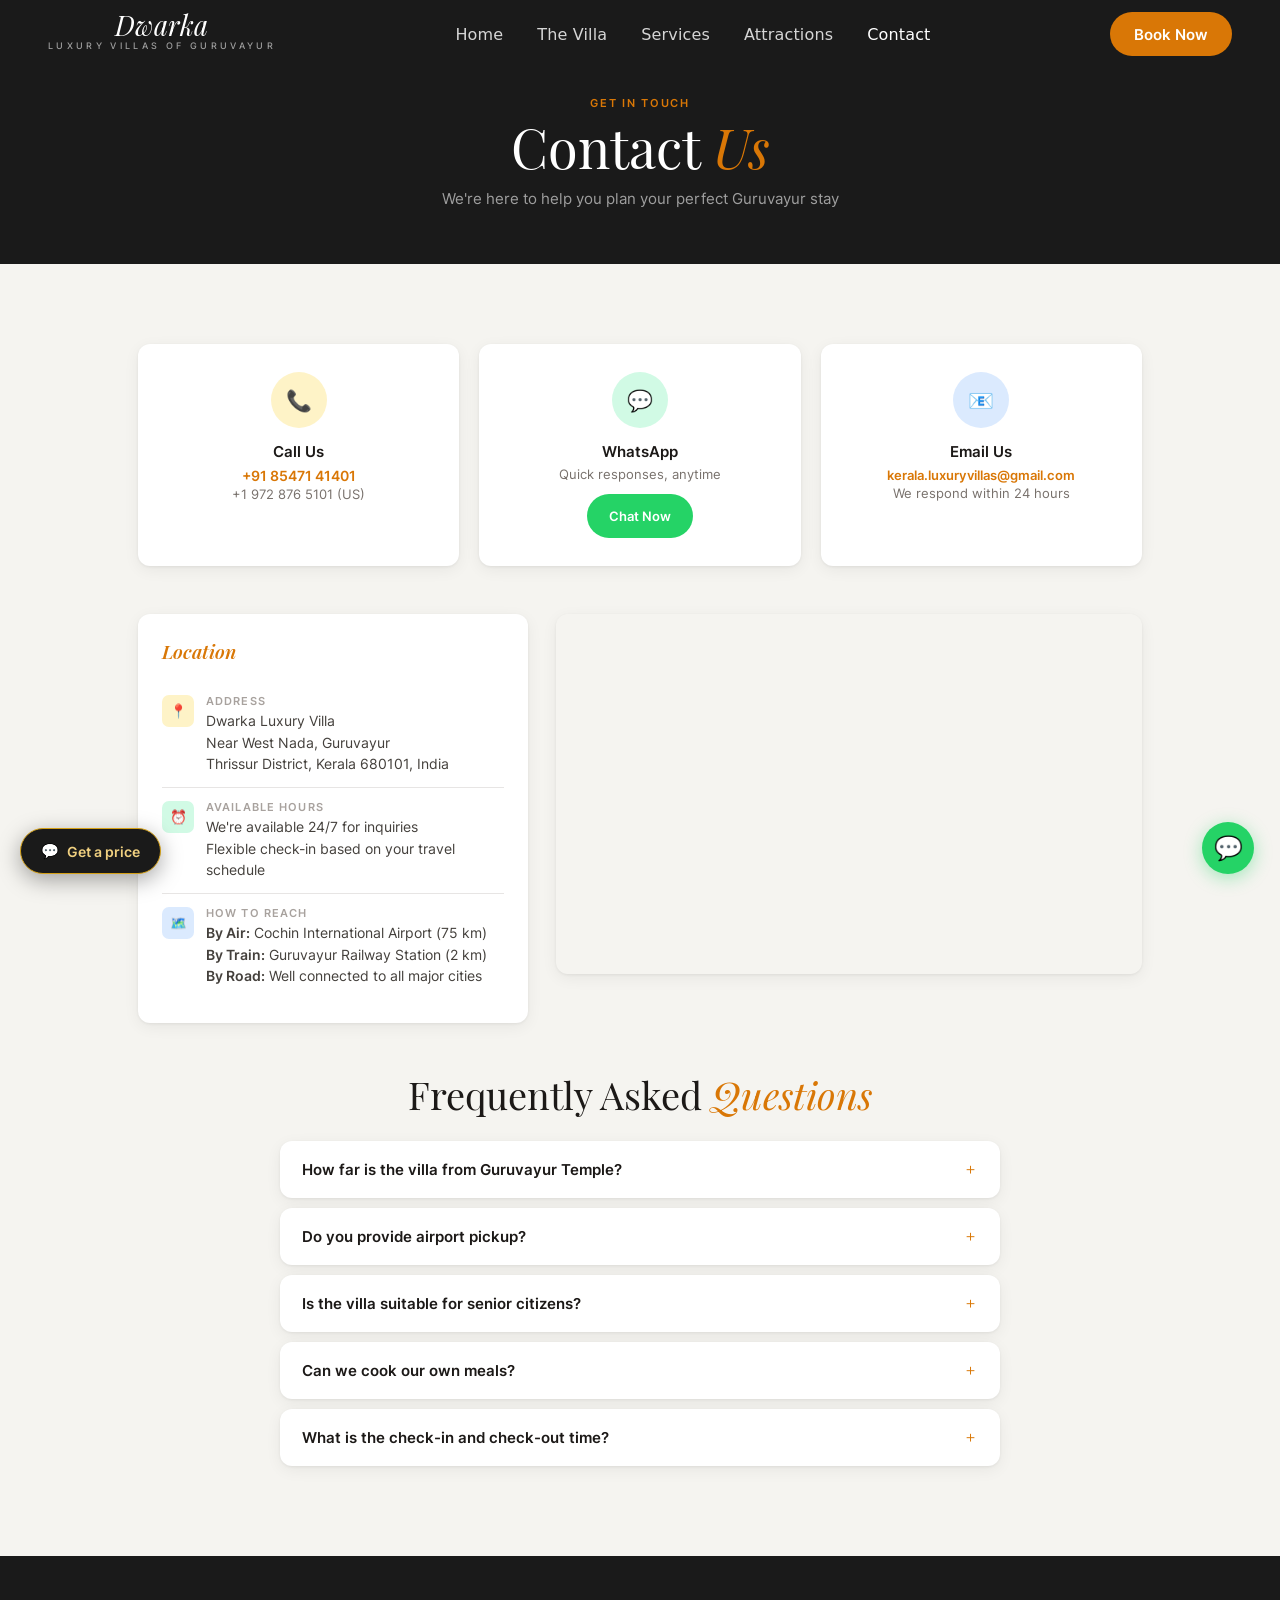
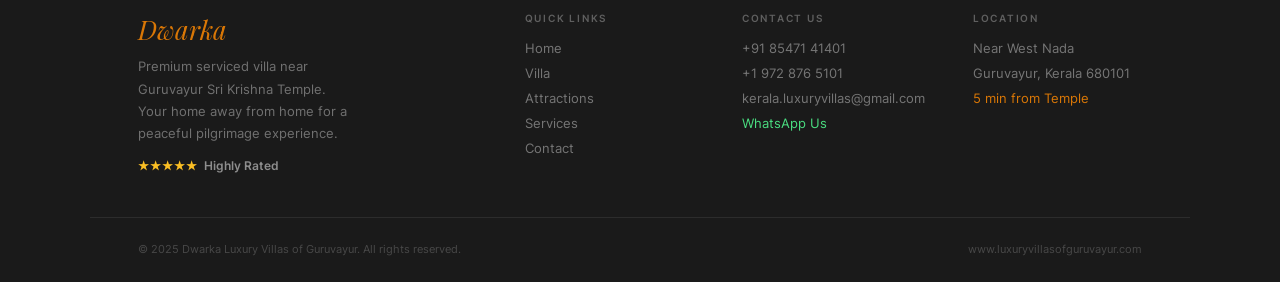
<file: contact.html>
<!DOCTYPE html>
<html lang="en">
<head>
<!-- Google tag (gtag.js) -->
<script async src="https://www.googletagmanager.com/gtag/js?id=G-W04M1GSL7F"></script>
<script>
  window.dataLayer = window.dataLayer || [];
  function gtag(){dataLayer.push(arguments);}
  gtag('js', new Date());
  gtag('config', 'G-W04M1GSL7F');
</script>
<meta charset="UTF-8">
<meta name="viewport" content="width=device-width,initial-scale=1.0">
<title>Book Dwarka Villa Guruvayur | Contact & Enquiries | Kerala</title>
<meta name="description" content="Book Dwarka Villa near Guruvayur Temple. Call +91 85471 41401, WhatsApp, or email. Fast response. 4-bedroom private villa, Kerala. Check availability now.">
<meta name="keywords" content="book villa guruvayur, contact dwarka villa, guruvayur homestay booking, villa enquiry guruvayur kerala">

<link rel="stylesheet" href="css/fonts.css">
<link rel="stylesheet" href="css/style.css">
<style>*,*::before,*::after{margin:0;padding:0;box-sizing:border-box}
html{scroll-behavior:smooth}
body{font-family:'Inter',sans-serif;font-weight:400;background:#F5F4F0;color:#1C1917;overflow-x:hidden;-webkit-font-smoothing:antialiased}
img{display:block;max-width:100%}
a{text-decoration:none;color:inherit}

:root{
  --orange:#D97706;--orange2:#B45309;--orange-lt:#FEF3C7;--orange-bd:#FDE68A;
  --stone-bg:#F5F4F0;--card:#FFFFFF;--dark:#1A1A1A;
  --text:#1C1917;--mid:#44403C;--muted:#78716C;--light:#A8A29E;
  --border:#E7E5E4;
  --sh:0 1px 3px rgba(0,0,0,.06),0 4px 16px rgba(0,0,0,.06);
  --sh-h:0 4px 12px rgba(0,0,0,.1),0 16px 36px rgba(0,0,0,.09);
  --r:12px;
}

.container{max-width:1100px;margin:0 auto;padding:0 48px}
.section{padding:80px 0}
.section-sm{padding:48px 0}
.label{font-size:.68rem;font-weight:600;letter-spacing:.16em;text-transform:uppercase;color:var(--orange);display:block;margin-bottom:10px}
.h2{font-family:'Playfair Display',serif;font-size:clamp(1.8rem,3vw,2.6rem);font-weight:400;color:var(--text);line-height:1.2;margin-bottom:12px}
.h2 em{font-style:italic;color:var(--orange)}
.body-text{font-size:.94rem;line-height:1.8;color:var(--muted)}
.center{text-align:center}
.center .body-text{margin:0 auto;max-width:560px}

.btn{display:inline-flex;align-items:center;gap:8px;padding:12px 28px;border-radius:9999px;font-size:.87rem;font-weight:600;cursor:pointer;transition:all .22s;border:none;font-family:'Inter',sans-serif}
.btn-orange{background:var(--orange);color:#fff}
.btn-orange:hover{background:var(--orange2);transform:translateY(-2px);box-shadow:0 6px 20px rgba(217,119,6,.3)}
.btn-white-outline{background:transparent;color:#fff;border:1.5px solid rgba(255,255,255,.5)}
.btn-white-outline:hover{background:rgba(255,255,255,.12);border-color:#fff}
.btn-outline{background:transparent;color:var(--orange);border:1.5px solid var(--orange)}
.btn-outline:hover{background:var(--orange-lt)}
.btn-wa{background:#25D366;color:#fff}
.btn-wa:hover{background:#1da851;transform:translateY(-2px)}

/* NAV */
nav{position:fixed;top:0;left:0;right:0;z-index:900;height:68px;display:flex;align-items:center;padding:0 48px;transition:all .35s}
nav.solid{background:rgba(26,25,23,.96);border-bottom:1px solid rgba(255,255,255,.08);backdrop-filter:blur(14px);box-shadow:0 2px 16px rgba(0,0,0,.2)}
.nav-logo{display:flex;flex-direction:column;gap:1px;flex-shrink:0}
.nav-logo-name{font-family:'Playfair Display',serif;font-size:1.7rem;font-style:italic;font-weight:400;color:#fff;transition:color .35s;line-height:1}
nav.solid .nav-logo-name{color:#fff}
.nav-logo-sub{font-size:.55rem;letter-spacing:.38em;text-transform:uppercase;color:rgba(255,255,255,.58);transition:color .35s;font-weight:500}
nav.solid .nav-logo-sub{color:rgba(255,255,255,.55)}
.nav-links{display:flex;gap:2px;list-style:none;margin:0 auto}
.nav-links a{font-size:1rem;font-weight:500;padding:8px 16px;border-radius:9999px;color:rgba(255,255,255,.82);transition:all .2s}
nav.solid .nav-links a{color:rgba(255,255,255,.82)}
.nav-links a:hover{background:rgba(255,255,255,.14);color:#fff}
nav.solid .nav-links a:hover{background:rgba(255,255,255,.12);color:#fff}
.nav-links a.active{color:#fff}
nav.solid .nav-links a.active{color:#fff;background:rgba(255,255,255,.14);font-weight:700}
.nav-book{background:var(--orange)!important;color:#fff!important;border-radius:9999px!important;padding:9px 24px!important;font-size:.95rem!important;font-weight:600!important}
.nav-book:hover{background:var(--orange2)!important;transform:translateY(-1px)!important}
.hamburger{display:none;background:none;border:none;cursor:pointer;flex-direction:column;gap:5px;padding:4px}
.hamburger span{display:block;width:22px;height:1.5px;background:#fff;transition:.3s}
nav.solid .hamburger span{background:#fff}
.mob-menu{display:none;position:fixed;inset:0;background:#fff;z-index:800;flex-direction:column;padding:88px 32px 32px;gap:4px}
.mob-menu.open{display:flex}
.mob-menu a{font-family:'Playfair Display',serif;font-size:1.4rem;color:var(--text);padding:14px 0;border-bottom:1px solid var(--border)}
.mob-close{position:absolute;top:20px;right:24px;font-size:1.6rem;background:none;border:none;cursor:pointer;color:var(--muted)}

/* HERO */
.hero{height:100vh;min-height:680px;position:relative;display:flex;align-items:center;justify-content:center;overflow:hidden}
.hero-bg{position:absolute;inset:0;overflow:hidden}
.hero-bg img{width:100%;height:100%;object-fit:cover;object-position:center 28%;transform:scale(1.04);animation:hZ 24s ease-in-out infinite alternate}
@keyframes hZ{from{transform:scale(1.04)}to{transform:scale(1.0) translateY(-18px)}}
.hero-veil{position:absolute;inset:0;background:linear-gradient(to bottom,rgba(0,0,0,.24) 0%,rgba(0,0,0,.04) 34%,rgba(0,0,0,.52) 70%,rgba(0,0,0,.82) 100%)}
.hero-content{position:relative;z-index:2;text-align:center;padding:0 24px;display:flex;flex-direction:column;align-items:center;animation:fadeUp .9s ease .2s both}
@keyframes fadeUp{from{opacity:0;transform:translateY(24px)}to{opacity:1;transform:translateY(0)}}
.hero-badge{display:inline-flex;align-items:center;gap:8px;background:rgba(255,255,255,.12);backdrop-filter:blur(8px);border:1px solid rgba(255,255,255,.2);border-radius:9999px;padding:7px 16px;font-size:.78rem;color:#fff;margin-bottom:20px;font-weight:500}
.hero-badge-stars{color:#FBBF24;letter-spacing:1px}
.hero-title{font-family:'Playfair Display',serif;font-size:clamp(3.8rem,9vw,7.5rem);font-style:italic;font-weight:400;color:#fff;line-height:.95;text-shadow:0 2px 30px rgba(0,0,0,.3);margin-bottom:8px}
.hero-sub1{font-size:clamp(1rem,2vw,1.3rem);color:rgba(255,255,255,.82);font-weight:400;margin-bottom:5px}
.hero-loc{font-size:.78rem;color:rgba(255,255,255,.58);margin-bottom:16px;display:flex;align-items:center;justify-content:center;gap:4px}
.hero-desc{font-size:.9rem;color:rgba(255,255,255,.62);max-width:430px;line-height:1.72;margin-bottom:30px}
.hero-btns{display:flex;gap:12px;flex-wrap:wrap;justify-content:center}
.hero-statsbar{position:absolute;bottom:0;left:0;right:0;z-index:3;background:rgba(0,0,0,.48);backdrop-filter:blur(14px);border-top:1px solid rgba(255,255,255,.1);display:flex}
.hstat{flex:1;padding:17px 10px;text-align:center;border-right:1px solid rgba(255,255,255,.08)}
.hstat:last-child{border-right:none}
.hstat-val{font-family:'Playfair Display',serif;font-size:1.1rem;color:#fff;display:block;margin-bottom:2px}
.hstat-lbl{font-size:.56rem;font-weight:600;letter-spacing:.14em;text-transform:uppercase;color:rgba(255,255,255,.48);display:block}

/* Page hero dark */
.page-hero{background:var(--dark);padding:96px 0 52px;margin-top:0}
.page-hero .container{text-align:center}
.page-hero h1{font-family:'Playfair Display',serif;font-size:clamp(2rem,5vw,3.4rem);font-weight:400;color:#fff;line-height:1}
.page-hero h1 em{font-style:italic;color:var(--orange)}
.page-hero .desc{font-size:.95rem;color:rgba(255,255,255,.58);margin-top:12px;max-width:500px;margin-left:auto;margin-right:auto;line-height:1.7}

/* ATTRACTION CARDS — identical to base44 */
.attr-card{background:var(--card);border-radius:var(--r);box-shadow:var(--sh);overflow:hidden;transition:all .25s;display:flex;flex-direction:column}
.attr-card:hover{box-shadow:var(--sh-h);transform:translateY(-4px)}
.attr-img{height:196px;overflow:hidden}
.attr-img img{width:100%;height:100%;object-fit:cover;transition:transform .55s}
.attr-card:hover .attr-img img{transform:scale(1.06)}
.attr-body{padding:18px 20px;flex:1;display:flex;flex-direction:column}
.attr-drive{font-size:.71rem;font-weight:600;color:var(--orange);display:flex;align-items:center;gap:5px;margin-bottom:5px}
.attr-name{font-family:'Playfair Display',serif;font-size:1.08rem;font-weight:600;color:var(--text);margin-bottom:7px;line-height:1.2}
.attr-desc{font-size:.83rem;color:var(--muted);line-height:1.68;flex:1;margin-bottom:12px}
.attr-tags{display:flex;flex-wrap:wrap;gap:6px;margin-top:auto}
.attr-tag{font-size:.69rem;font-weight:500;background:var(--stone-bg);color:var(--mid);padding:4px 10px;border-radius:9999px;border:1px solid var(--border)}

/* Category */
.cat-section{margin-bottom:52px}
.cat-section:last-child{margin-bottom:0}
.cat-title{font-family:'Playfair Display',serif;font-size:1.45rem;font-weight:400;color:var(--text);margin-bottom:18px;padding-bottom:12px;border-bottom:1.5px solid var(--border)}
.cat-grid{display:grid;gap:18px}
.cat-3{grid-template-columns:repeat(3,1fr)}
.cat-2{grid-template-columns:repeat(2,1fr)}

/* Spec bar */
.spec-bar{display:flex;gap:0;background:var(--card);border-radius:var(--r);box-shadow:var(--sh);overflow:hidden;margin:28px 0}
.spec-item{flex:1;padding:20px 14px;text-align:center;border-right:1px solid var(--border)}
.spec-item:last-child{border-right:none}
.spec-icon{font-size:1.4rem;margin-bottom:8px;display:block}
.spec-val{font-family:'Playfair Display',serif;font-size:1.25rem;font-weight:600;color:var(--text);display:block}
.spec-lbl{font-size:.63rem;font-weight:600;letter-spacing:.1em;text-transform:uppercase;color:var(--muted);margin-top:3px;display:block}
.spec-sub{font-size:.7rem;color:var(--light);margin-top:2px;display:block}

/* Villa feature 2×2 */
.feat-card{background:var(--card);border-radius:var(--r);padding:22px;box-shadow:var(--sh);transition:all .25s}
.feat-card:hover{box-shadow:var(--sh-h);transform:translateY(-3px)}
.feat-icon{font-size:1.6rem;margin-bottom:10px}
.feat-name{font-weight:700;font-size:.94rem;color:var(--text);margin-bottom:5px}
.feat-desc{font-size:.82rem;color:var(--muted);line-height:1.65}

/* Amenity chips */
.amenity-chip{display:flex;align-items:center;gap:9px;background:var(--card);border-radius:8px;padding:10px 14px;font-size:.84rem;font-weight:500;color:var(--mid);box-shadow:var(--sh)}
.amenity-chip-icon{font-size:.95rem;width:24px;text-align:center;flex-shrink:0}

/* Room cards */
.room-card{background:var(--card);border-radius:var(--r);overflow:hidden;box-shadow:var(--sh);transition:all .25s}
.room-card:hover{box-shadow:var(--sh-h)}
.room-img{height:185px;overflow:hidden}
.room-img img{width:100%;height:100%;object-fit:cover;transition:transform .5s}
.room-card:hover .room-img img{transform:scale(1.05)}
.room-body{padding:14px 16px}
.room-name{font-weight:700;font-size:.9rem;color:var(--text);margin-bottom:4px}
.room-desc{font-size:.8rem;color:var(--muted);line-height:1.58}

/* About section */
.about-wrap{display:grid;grid-template-columns:1fr 1fr;gap:60px;align-items:center}
.about-img-wrap{position:relative;border-radius:var(--r);overflow:hidden;box-shadow:var(--sh-h)}
.about-img-wrap img{width:100%;height:440px;object-fit:cover}
.about-badge{position:absolute;bottom:18px;left:18px;background:#fff;border-radius:10px;padding:12px 16px;box-shadow:var(--sh-h);display:flex;align-items:center;gap:10px}
.about-badge-icon{width:34px;height:34px;background:var(--orange-lt);border-radius:8px;display:flex;align-items:center;justify-content:center;font-size:.9rem}
.about-badge-text{font-size:.82rem;font-weight:700;color:var(--text);line-height:1.2}
.about-badge-sub{font-size:.7rem;color:var(--muted)}
.check-list{list-style:none;display:flex;flex-direction:column;gap:10px;margin-top:18px}
.check-list li{display:flex;align-items:flex-start;gap:9px;font-size:.88rem;color:var(--mid)}
.check-list li::before{content:'✓';color:var(--orange);font-weight:700;flex-shrink:0;margin-top:1px}

/* Testimonials */
.testi{background:var(--card);border-radius:var(--r);padding:24px;box-shadow:var(--sh)}
.testi-stars{color:#FBBF24;font-size:.75rem;letter-spacing:2px;margin-bottom:12px}
.testi-body{font-family:'Playfair Display',serif;font-size:.96rem;font-style:italic;color:var(--mid);line-height:1.75;margin-bottom:16px}
.testi-name{font-size:.8rem;font-weight:700;color:var(--text)}
.testi-loc{font-size:.72rem;color:var(--light)}

/* Contact */
.contact-cards{display:grid;grid-template-columns:repeat(3,1fr);gap:20px;margin-bottom:48px}
.cm-card{background:var(--card);border-radius:var(--r);padding:28px 20px;box-shadow:var(--sh);text-align:center;transition:all .25s}
.cm-card:hover{box-shadow:var(--sh-h);transform:translateY(-3px)}
.cm-icon{width:56px;height:56px;border-radius:50%;display:flex;align-items:center;justify-content:center;font-size:1.3rem;margin:0 auto 14px}
.cm-icon.ph{background:#FEF3C7}.cm-icon.wa{background:#D1FAE5}.cm-icon.em{background:#DBEAFE}
.cm-title{font-weight:700;font-size:.94rem;color:var(--text);margin-bottom:6px}
.cm-main{font-size:.9rem;color:var(--orange);font-weight:600}
.cm-sub{font-size:.8rem;color:var(--muted);margin-top:3px}
.loc-grid{display:grid;grid-template-columns:1fr 1.5fr;gap:28px;align-items:start}
.loc-card{background:var(--card);border-radius:var(--r);padding:24px;box-shadow:var(--sh)}
.loc-card h3{font-family:'Playfair Display',serif;font-size:1.2rem;font-style:italic;color:var(--orange);margin-bottom:18px}
.loc-item{display:flex;align-items:flex-start;gap:12px;padding:12px 0;border-bottom:1px solid var(--border)}
.loc-item:last-child{border-bottom:none}
.loc-icon{width:32px;height:32px;border-radius:7px;display:flex;align-items:center;justify-content:center;font-size:.85rem;flex-shrink:0;margin-top:1px}
.loc-icon.a{background:#FEF3C7}.loc-icon.t{background:#D1FAE5}.loc-icon.r{background:#DBEAFE}
.loc-lbl{font-size:.7rem;font-weight:700;text-transform:uppercase;letter-spacing:.1em;color:var(--light);margin-bottom:3px}
.loc-val{font-size:.86rem;color:var(--mid);line-height:1.55}
.map-card{border-radius:var(--r);overflow:hidden;box-shadow:var(--sh)}
.map-card iframe{width:100%;height:360px;border:none;display:block}
.faq-item{background:var(--card);border-radius:var(--r);padding:18px 22px;box-shadow:var(--sh);margin-bottom:10px;cursor:pointer;transition:box-shadow .2s}
.faq-item:hover{box-shadow:var(--sh-h)}
.faq-q{font-weight:600;font-size:.93rem;color:var(--text);display:flex;justify-content:space-between;align-items:center;gap:12px}
.faq-q::after{content:'＋';font-size:.95rem;color:var(--orange);flex-shrink:0;font-weight:400}
.faq-a{font-size:.86rem;color:var(--muted);line-height:1.7;margin-top:10px;padding-top:10px;border-top:1px solid var(--border)}

/* Services */
.svc-card{background:var(--card);border-radius:var(--r);box-shadow:var(--sh);overflow:hidden;transition:all .25s}
.svc-card:hover{box-shadow:var(--sh-h);transform:translateY(-4px)}
.svc-img{height:180px;overflow:hidden}
.svc-img img{width:100%;height:100%;object-fit:cover;transition:transform .55s}
.svc-card:hover .svc-img img{transform:scale(1.06)}
.svc-body{padding:18px 20px}
.svc-name{font-family:'Playfair Display',serif;font-size:1.08rem;font-weight:600;color:var(--text);margin-bottom:6px}
.svc-desc{font-size:.83rem;color:var(--muted);line-height:1.68;margin-bottom:12px}
.svc-tags{display:flex;flex-wrap:wrap;gap:6px}
.svc-tag{font-size:.69rem;font-weight:500;background:var(--orange-lt);color:var(--orange2);padding:4px 10px;border-radius:9999px}

/* CTA dark section */
.cta-dark{background:var(--dark);padding:52px 0;text-align:center}
.cta-dark h2{font-family:'Playfair Display',serif;font-size:clamp(1.6rem,3vw,2.3rem);font-weight:400;color:#fff;margin-bottom:8px}
.cta-dark h2 em{font-style:italic;color:var(--orange)}
.cta-dark p{font-size:.93rem;color:rgba(255,255,255,.58);margin-bottom:22px}

/* Footer */
footer{background:#1A1A1A;color:rgba(255,255,255,.55);padding:56px 0 26px}
.ft-grid{display:grid;grid-template-columns:2fr 1fr 1fr 1fr;gap:48px;padding-bottom:44px;border-bottom:1px solid rgba(255,255,255,.08);max-width:1100px;margin:0 auto;padding-left:48px;padding-right:48px}
.ft-brand{font-family:'Playfair Display',serif;font-size:1.6rem;font-style:italic;color:var(--orange);margin-bottom:10px}
.ft-desc{font-size:.8rem;color:rgba(255,255,255,.38);line-height:1.75;max-width:220px}
.ft-rating{display:flex;align-items:center;gap:6px;margin-top:12px;font-size:.78rem;font-weight:600;color:rgba(255,255,255,.5)}
.ft-rating-stars{color:#FBBF24;letter-spacing:1px}
.ft-col h4{font-size:.62rem;font-weight:700;letter-spacing:.18em;text-transform:uppercase;color:rgba(255,255,255,.3);margin-bottom:16px}
.ft-col a{display:block;font-size:.82rem;color:rgba(255,255,255,.4);margin-bottom:9px;transition:color .2s}
.ft-col a:hover{color:rgba(255,255,255,.85)}
.ft-col .wa{color:#4ADE80}
.ft-bot{max-width:1100px;margin:24px auto 0;padding:0 48px;display:flex;justify-content:space-between;align-items:center;font-size:.7rem;color:rgba(255,255,255,.2)}

/* Float WA */
.float-wa{position:fixed;bottom:26px;right:26px;z-index:700;width:52px;height:52px;border-radius:50%;background:#25D366;display:flex;align-items:center;justify-content:center;font-size:1.45rem;box-shadow:0 4px 18px rgba(37,211,102,.4);animation:waP 3s ease-in-out infinite;transition:transform .2s}
.float-wa:hover{transform:scale(1.1)}
@keyframes waP{0%,100%{box-shadow:0 4px 18px rgba(37,211,102,.4)}50%{box-shadow:0 4px 32px rgba(37,211,102,.68),0 0 0 6px rgba(37,211,102,.1)}}

.fade-in{opacity:0;transform:translateY(16px);transition:opacity .55s ease,transform .55s ease}
.fade-in.visible{opacity:1;transform:none}

/* Responsive */
@media(max-width:960px){
  .container{padding:0 20px}
  .section{padding:52px 0}
  nav{padding:0 20px}
  .nav-links,.nav-book{display:none!important}
  .hamburger{display:flex}
  .hero-statsbar{display:none}
  .about-wrap{grid-template-columns:1fr}
  .cat-3,.cat-2{grid-template-columns:1fr 1fr}
  .ft-grid{grid-template-columns:1fr 1fr;gap:28px;padding-left:20px;padding-right:20px}
  .ft-bot{flex-direction:column;gap:6px;text-align:center;padding:0 20px}
  .loc-grid{grid-template-columns:1fr}
  .contact-cards{grid-template-columns:1fr}
}
@media(max-width:640px){
  .hero-title{font-size:clamp(2.8rem,12vw,4rem)}
  .cat-3,.cat-2{grid-template-columns:1fr}
  .ft-grid{grid-template-columns:1fr}
  .spec-bar{flex-wrap:wrap}
  .spec-item{min-width:50%;border-bottom:1px solid var(--border)}
}

/* === MOBILE ENHANCEMENTS === */
-webkit-overflow-scrolling: touch; /* applied via scroll-row below */
.scroll-row { -webkit-overflow-scrolling: touch; }

@media (max-width: 960px) {
  .container { padding: 0 16px !important; }
  nav { padding: 0 16px !important; }
  .section { padding: 44px 0 !important; }
  .hero-statsbar { flex-wrap: wrap !important; }
  .hstat { min-width: 50% !important; border-bottom: 1px solid rgba(255,255,255,.1) !important; }
  .hstat:last-child { border-bottom: none !important; }
  .about-wrap { grid-template-columns: 1fr !important; }
  .spec-bar { flex-wrap: wrap !important; }
  .spec-item { min-width: 50% !important; border-bottom: 1px solid var(--border) !important; }
  .ft-grid { grid-template-columns: 1fr 1fr !important; padding-left: 16px !important; padding-right: 16px !important; }
  .loc-grid { grid-template-columns: 1fr !important; }
  .contact-cards { grid-template-columns: 1fr !important; }
}
@media (max-width: 640px) {
  .hero-title { font-size: clamp(3rem, 13vw, 5rem) !important; }
  .hero-sub1  { font-size: clamp(.95rem, 4vw, 1.2rem) !important; }
  .hero-btns  { flex-direction: column; align-items: center; }
  .hero-btns .btn { width: 100%; max-width: 270px; justify-content: center; }
  .ft-grid    { grid-template-columns: 1fr !important; }
  .cat-3, .cat-2 { grid-template-columns: 1fr !important; }
  h1 { font-size: clamp(1.8rem, 8vw, 2.6rem) !important; }
  .about-img-wrap img { height: 240px !important; }
  .testi { margin-bottom: 12px; }
}
/* Larger touch targets */
.btn { min-height: 44px; min-width: 44px; }
nav a, .nav-book { min-height: 44px; display: inline-flex; align-items: center; }
.hamburger { padding: 10px !important; }
/* Prevent horizontal overflow on mobile */
html, body { overflow-x: hidden; }
img { max-width: 100%; }</style>

  <!-- SEO: robots, canonical, OG, Twitter, favicon, schema -->
  <meta name="robots" content="index,follow,max-image-preview:large">
  <meta name="author" content="Dwarka Luxury Villas of Guruvayur">
  <meta name="geo.region" content="IN-KL">
  <meta name="geo.placename" content="Guruvayur, Kerala, India">
  <link rel="canonical" href="https://luxuryvillasofguruvayur.com/contact.html">
  <meta property="og:type" content="website">
  <meta property="og:site_name" content="Dwarka — Luxury Villas of Guruvayur">
  <meta property="og:title" content="Book Dwarka Villa Guruvayur | Contact & Enquiries | Kerala">
  <meta property="og:description" content="Book Dwarka Villa near Guruvayur Temple. Call +91 85471 41401, WhatsApp, or email. Fast response. 4-bedroom private villa, Kerala. Check availability now.">
  <meta property="og:url" content="https://luxuryvillasofguruvayur.com/contact.html">
  <meta property="og:image" content="images/img-3f3a77fb28.jpg">
  <meta property="og:image:width" content="1200">
  <meta property="og:image:height" content="630">
  <meta property="og:image:alt" content="Dwarka Luxury Villa Guruvayur — Kerala Heritage Estate">
  <meta property="og:locale" content="en_IN">
  <meta name="twitter:card" content="summary_large_image">
  <meta name="twitter:title" content="Book Dwarka Villa Guruvayur | Contact & Enquiries | Kerala">
  <meta name="twitter:description" content="Book Dwarka Villa near Guruvayur Temple. Call +91 85471 41401, WhatsApp, or email. Fast response. 4-bedroom private villa, Kerala. Check availability now.">
  <meta name="twitter:image" content="images/img-3f3a77fb28.jpg">
  <link rel="icon" type="image/svg+xml" href="favicon.svg">
  <link rel="apple-touch-icon" href="favicon.svg">
  <link rel="preconnect" href="https://fonts.googleapis.com">
  <link rel="preconnect" href="https://fonts.gstatic.com" crossorigin>
  <script type="application/ld+json">{"@context":"https://schema.org","@type":"ContactPage","name":"Contact Dwarka Villa Guruvayur","url":"https://luxuryvillasofguruvayur.com/contact.html","mainEntity":{"@type":"LocalBusiness","name":"Dwarka Luxury Villas of Guruvayur","telephone":"+918547141401","email":"kerala.luxuryvillas@gmail.com","openingHours":"Mo-Su 00:00-23:59","address":{"@type":"PostalAddress","addressLocality":"Guruvayur","addressRegion":"Kerala","postalCode":"680101","addressCountry":"IN"}}}</script>
  <meta name="x-preload-hint" content="preloaded">
<style>/* Larger small text on phones */@media(max-width:640px){.nav-logo-sub{font-size:.6rem!important;letter-spacing:.3em!important}.attr-tag,.svc-tag{font-size:.78rem}.attr-drive{font-size:.8rem}.spec-lbl{font-size:.72rem}.spec-sub{font-size:.8rem}.about-badge-sub{font-size:.78rem}.loc-lbl{font-size:.76rem}.ci-lbl{font-size:.74rem}.ci-sub{font-size:.8rem}}</style>
</head>
<body>
<a class="float-wa" href="https://wa.me/918547141401?text=Hi" target="_blank">💬</a><div id="mobMenu" class="mob-menu"><button id="mobClose" class="mob-close">✕</button><a href="index.html">Home</a><a href="villa.html">The Villa</a><a href="services.html">Services</a><a href="attractions.html">Attractions</a><a href="contact.html">Contact</a></div><nav id="mainNav"><a href="index.html" class="nav-logo"><span class="nav-logo-name">Dwarka</span><span class="nav-logo-sub">Luxury Villas of Guruvayur</span></a><ul class="nav-links"><li><a href="index.html" >Home</a></li><li><a href="villa.html" >The Villa</a></li><li><a href="services.html" >Services</a></li><li><a href="attractions.html" >Attractions</a></li><li><a href="contact.html" class="active">Contact</a></li></ul><a href="contact.html" class="nav-book">Book Now</a><button class="hamburger"><span></span><span></span><span></span></button></nav>
<script>document.getElementById("mainNav").classList.add("solid");</script>

<div class="page-hero">
  <div class="container">
    <span class="label">Get in Touch</span>
    <h1>Contact <em>Us</em></h1>
    <p class="desc">We're here to help you plan your perfect Guruvayur stay</p>
  </div>
</div>

<section class="section" style="background:var(--stone-bg)" id="book">
  <div class="container">
    <div class="contact-cards fade-in">
      <div class="cm-card">
        <div class="cm-icon ph">📞</div>
        <div class="cm-title">Call Us</div>
        <div class="cm-main"><a href="tel:+918547141401" style="color:var(--orange)">+91 85471 41401</a></div>
        <div class="cm-sub"><a href="tel:+19728765101" style="color:var(--muted)">+1 972 876 5101 (US)</a></div>
      </div>
      <div class="cm-card">
        <div class="cm-icon wa">💬</div>
        <div class="cm-title">WhatsApp</div>
        <div class="cm-sub" style="margin-bottom:12px">Quick responses, anytime</div>
        <a href="https://wa.me/918547141401?text=Hi%2C%20I%27d%20like%20to%20enquire%20about%20Dwarka%20Villa%20Guruvayur." target="_blank" class="btn btn-wa" style="font-size:.8rem;padding:9px 22px">Chat Now</a>
      </div>
      <div class="cm-card">
        <div class="cm-icon em">📧</div>
        <div class="cm-title">Email Us</div>
        <div class="cm-main" style="font-size:.82rem"><a href="mailto:kerala.luxuryvillas@gmail.com" style="color:var(--orange)">kerala.luxuryvillas@gmail.com</a></div>
        <div class="cm-sub">We respond within 24 hours</div>
      </div>
    </div>

    <div class="loc-grid fade-in" style="margin-bottom:48px">
      <div class="loc-card">
        <h3>Location</h3>
        <div class="loc-item">
          <div class="loc-icon a">📍</div>
          <div><div class="loc-lbl">Address</div><div class="loc-val">Dwarka Luxury Villa<br>Near West Nada, Guruvayur<br>Thrissur District, Kerala 680101, India</div></div>
        </div>
        <div class="loc-item">
          <div class="loc-icon t">⏰</div>
          <div><div class="loc-lbl">Available Hours</div><div class="loc-val">We're available 24/7 for inquiries<br>Flexible check-in based on your travel schedule</div></div>
        </div>
        <div class="loc-item">
          <div class="loc-icon r">🗺️</div>
          <div><div class="loc-lbl">How to Reach</div><div class="loc-val"><strong>By Air:</strong> Cochin International Airport (75 km)<br><strong>By Train:</strong> Guruvayur Railway Station (2 km)<br><strong>By Road:</strong> Well connected to all major cities</div></div>
        </div>
      </div>
      <div class="map-card">
        <iframe src="https://www.google.com/maps/embed?pb=!1m18!1m12!1m3!1d7834.8!2d76.0402!3d10.5948!2m3!1f0!2f0!3f0!3m2!1i1024!2i768!4f13.1!3m3!1m2!1s0x3ba7f1dc27b7c5b1%3A0x1f69d9b6e59f3c54!2sGuruvayur%2C%20Kerala!5e0!3m2!1sen!2sin!4v1700000000" allowfullscreen loading="lazy" referrerpolicy="no-referrer-when-downgrade" title="Dwarka Villa location"></iframe>
      </div>
    </div>

    <div class="center fade-in" style="margin-bottom:24px"><h2 class="h2">Frequently Asked <em>Questions</em></h2></div>
    <div style="max-width:720px;margin:0 auto" class="fade-in">
      <div class="faq-item"><div class="faq-q">How far is the villa from Guruvayur Temple?</div><div class="faq-a" style="display:none">Just 5 minutes by car or auto-rickshaw. We're located near the West Nada entrance, making it very convenient for multiple temple visits throughout the day.</div></div>
      <div class="faq-item"><div class="faq-q">Do you provide airport pickup?</div><div class="faq-a" style="display:none">Yes, we arrange pickups from Cochin International Airport (75 km), Calicut Airport, and Thrissur Railway Station. Please let us know your travel details when booking.</div></div>
      <div class="faq-item"><div class="faq-q">Is the villa suitable for senior citizens?</div><div class="faq-a" style="display:none">Absolutely. We have ground-floor bedroom options, grab bars in bathrooms, and our caretaker provides assistance. We're also close to medical facilities in Guruvayur town.</div></div>
      <div class="faq-item"><div class="faq-q">Can we cook our own meals?</div><div class="faq-a" style="display:none">Yes! The villa has a fully equipped modular kitchen with all appliances and cookware. We can also arrange a local cook who specialises in traditional Kerala vegetarian cuisine.</div></div>
      <div class="faq-item"><div class="faq-q">What is the check-in and check-out time?</div><div class="faq-a" style="display:none">Standard check-in is 2 PM and check-out is 11 AM. We're flexible for early check-in or late check-out based on availability — just let us know your travel schedule.</div></div>
    </div>
  </div>
</section>
<script>
document.querySelectorAll('.faq-item').forEach(item=>{
  item.addEventListener('click',()=>{
    const a=item.querySelector('.faq-a');
    const open=a&&a.style.display==='block';
    document.querySelectorAll('.faq-a').forEach(x=>x.style.display='none');
    if(a&&!open)a.style.display='block';
  });
});
</script>
<footer><div class="ft-grid"><div><div class="ft-brand">Dwarka</div><p class="ft-desc">Premium serviced villa near Guruvayur Sri Krishna Temple. Your home away from home for a peaceful pilgrimage experience.</p><div class="ft-rating"><span class="ft-rating-stars">★★★★★</span> Highly Rated</div></div><div class="ft-col"><h4>Quick Links</h4><a href="index.html">Home</a><a href="villa.html">Villa</a><a href="attractions.html">Attractions</a><a href="services.html">Services</a><a href="contact.html">Contact</a></div><div class="ft-col"><h4>Contact Us</h4><a href="tel:+918547141401">+91 85471 41401</a><a href="tel:+19728765101">+1 972 876 5101</a><a href="mailto:kerala.luxuryvillas@gmail.com">kerala.luxuryvillas@gmail.com</a><a href="https://wa.me/918547141401" target="_blank" class="wa">WhatsApp Us</a></div><div class="ft-col"><h4>Location</h4><a href="#">Near West Nada</a><a href="#">Guruvayur, Kerala 680101</a><a href="#" style="color:var(--orange)">5 min from Temple</a></div></div><div class="ft-bot"><span>© 2025 Dwarka Luxury Villas of Guruvayur. All rights reserved.</span><span>www.luxuryvillasofguruvayur.com</span></div></footer><script>// Nav scroll effect
(function(){
  const nav = document.getElementById('mainNav');
  if(!nav) return;
  function upd(){ nav.classList.toggle('solid', window.scrollY > 55); }
  window.addEventListener('scroll', upd, {passive:true});
  upd();
})();

// Mobile menu
(function(){
  const ham  = document.querySelector('.hamburger');
  const menu = document.getElementById('mobMenu');
  const cls  = document.getElementById('mobClose');
  if(!ham||!menu) return;
  ham.addEventListener('click', ()=>menu.classList.add('open'));
  if(cls) cls.addEventListener('click', ()=>menu.classList.remove('open'));
  menu.querySelectorAll('a').forEach(a=>a.addEventListener('click',()=>menu.classList.remove('open')));
})();

// Active nav link
(function(){
  const page = window.location.pathname.split('/').pop()||'index.html';
  document.querySelectorAll('.nav-links a, #mobMenu a').forEach(a=>{
    const h = a.getAttribute('href')||'';
    if(h===page||(page===''&&h==='index.html')) a.classList.add('active');
  });
})();

// Fade-in on scroll
(function(){
  const els = document.querySelectorAll('.fade-in');
  if(!els.length) return;
  const obs = new IntersectionObserver(entries=>{
    entries.forEach(e=>{
      if(e.isIntersecting){ e.target.classList.add('visible'); obs.unobserve(e.target); }
    });
  },{threshold:.08});
  els.forEach(el=>obs.observe(el));
})();

// Enquiry form — WhatsApp + EmailJS
(function(){
  const form = document.getElementById('enquiryForm');
  if(!form) return;
  const WA      = '918547141401';
  const EJS_KEY = 'YOUR_PUBLIC_KEY';   // replace after emailjs.com signup
  const EJS_SVC = 'YOUR_SERVICE_ID';
  const EJS_TPL = 'YOUR_TEMPLATE_ID';

  const s = document.createElement('script');
  s.src = 'https://cdn.jsdelivr.net/npm/@emailjs/browser@4/dist/email.min.js';
  s.onload = ()=>{ if(EJS_KEY!=='YOUR_PUBLIC_KEY') emailjs.init(EJS_KEY); };
  document.head.appendChild(s);

  form.addEventListener('submit', async function(e){
    e.preventDefault();
    const btn = document.getElementById('fBtn');
    const st  = document.getElementById('fStatus');
    btn.disabled=true; btn.textContent='Sending…';
    const d = {
      name:     this.name.value.trim(),
      email:    this.email.value.trim(),
      phone:    this.phone.value.trim(),
      checkin:  this.checkin?.value||'',
      checkout: this.checkout?.value||'',
      guests:   this.guests?.value||'',
      message:  this.message?.value?.trim()||''
    };
    if(EJS_KEY!=='YOUR_PUBLIC_KEY'&&typeof emailjs!=='undefined'){
      try{ await emailjs.send(EJS_SVC,EJS_TPL,d); }catch(err){ console.warn(err); }
    }
    const msg = encodeURIComponent(
      `🏡 *Dwarka Villa Enquiry*\n\n👤 ${d.name}\n📧 ${d.email}\n📱 ${d.phone}`+
      (d.checkin?`\n📅 ${d.checkin} → ${d.checkout}`:'')+
      (d.guests?`\n👨‍👩‍👧 ${d.guests}`:'')+
      (d.message?`\n💬 ${d.message}`:'')
    );
    window.open(`https://wa.me/${WA}?text=${msg}`,'_blank');
    if(st){ st.className='fstatus ok'; st.textContent='✓ Sent! We\'ll reply within a few hours.'; }
    form.reset(); btn.disabled=false; btn.textContent='Send Enquiry';
  });
})();
</script>
<script src="js/price-chat.js" defer></script>
</body>
</html>
</file>
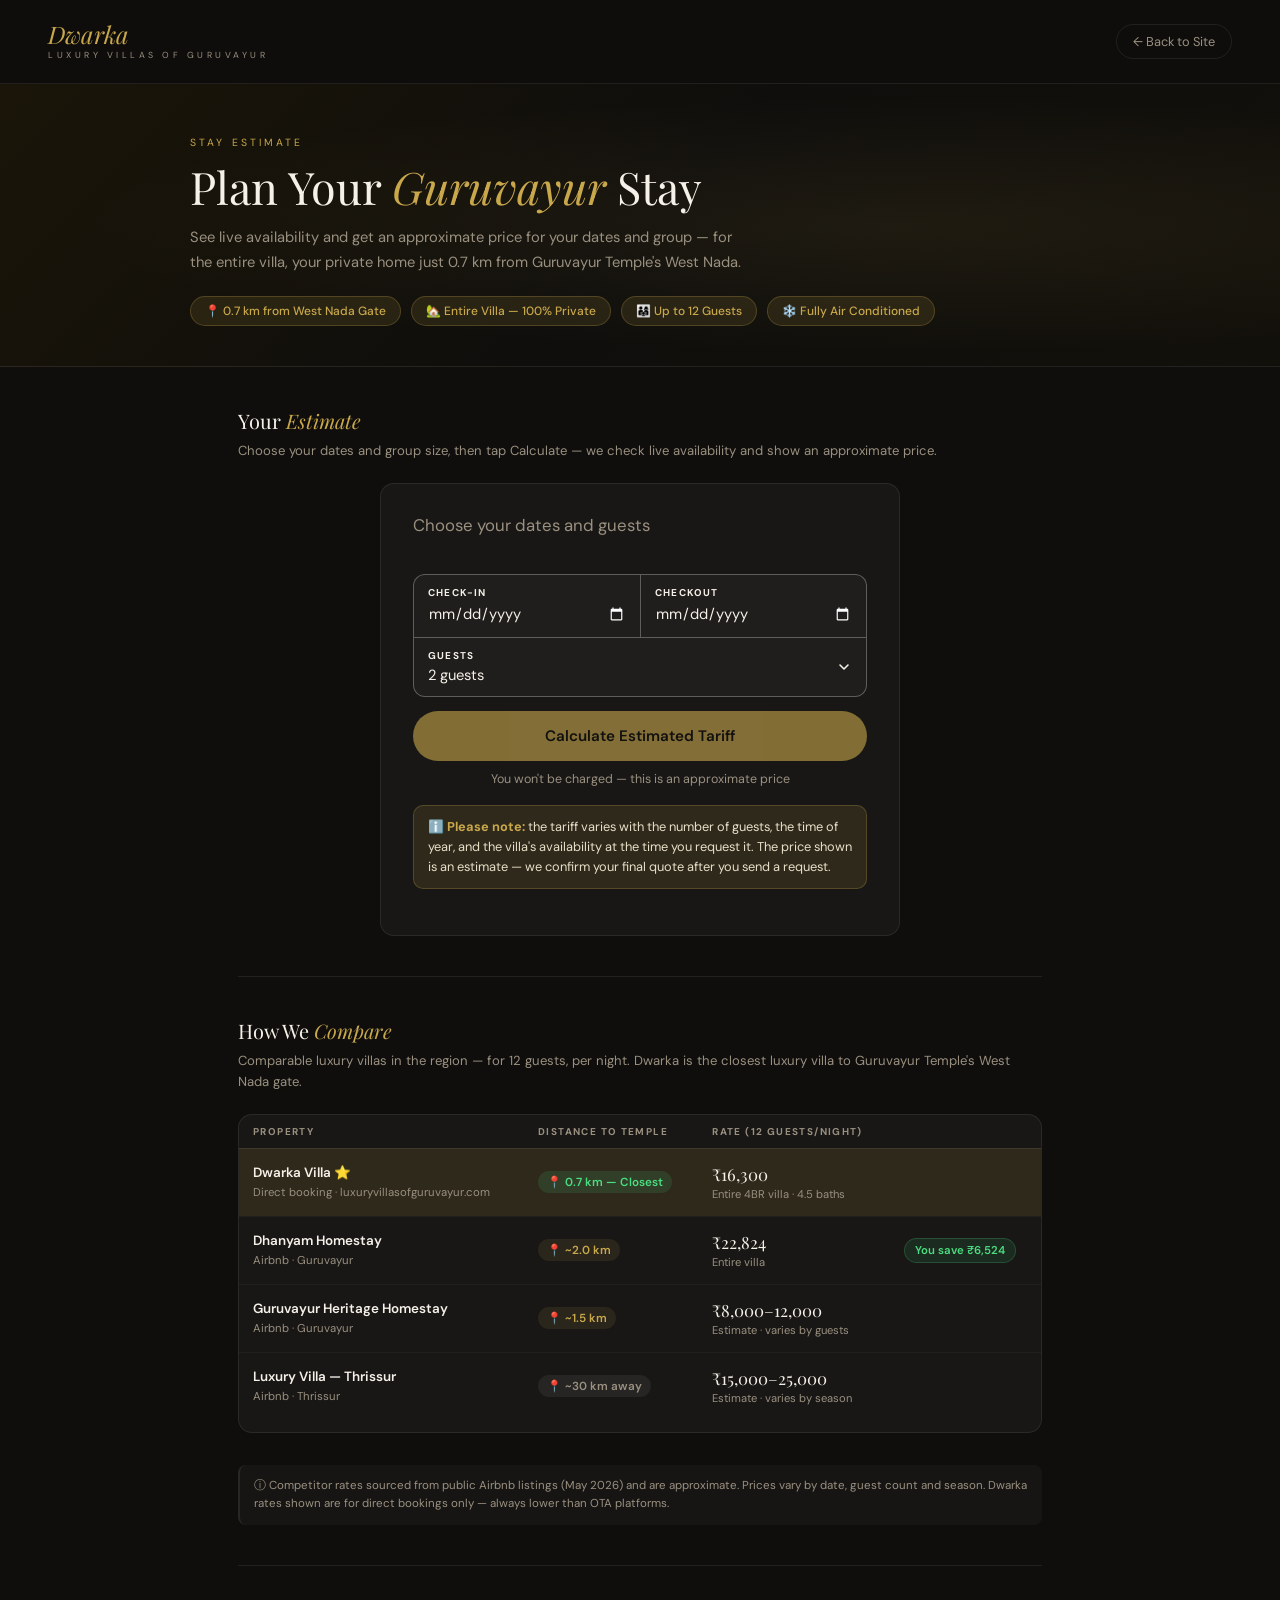
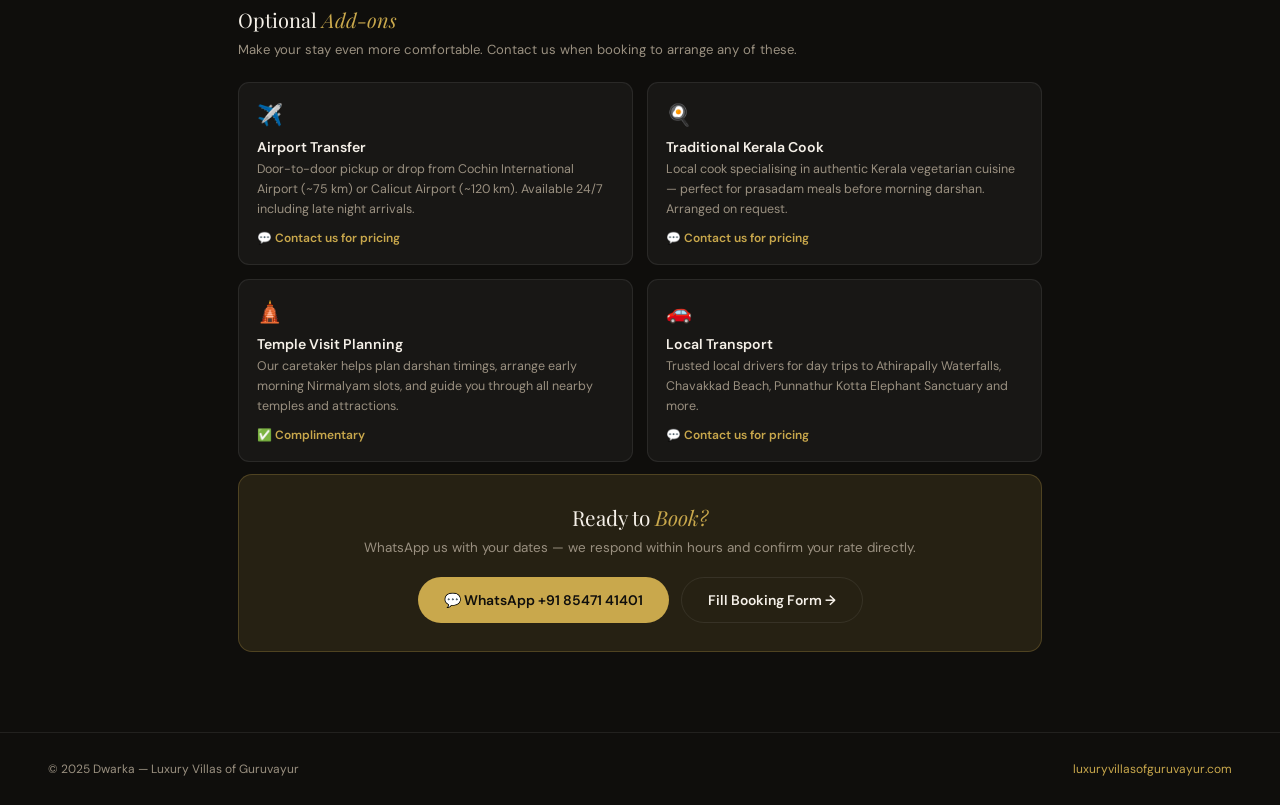
<file: estimate.html>
<!DOCTYPE html>
<html lang="en">
<head>
<meta charset="UTF-8">
<meta name="viewport" content="width=device-width,initial-scale=1.0">
<title>Stay Estimate — Dwarka Villa Guruvayur</title>
<meta name="robots" content="noindex,nofollow">

<!-- Google tag (gtag.js) -->
<script async src="https://www.googletagmanager.com/gtag/js?id=G-W04M1GSL7F"></script>
<script>
  window.dataLayer = window.dataLayer || [];
  function gtag(){dataLayer.push(arguments);}
  gtag('js', new Date());
  gtag('config', 'G-W04M1GSL7F');
</script>

<link rel="icon" type="image/svg+xml" href="favicon.svg">
<link rel="preconnect" href="https://fonts.googleapis.com">
<link rel="preconnect" href="https://fonts.gstatic.com" crossorigin>
<link href="https://fonts.googleapis.com/css2?family=Playfair+Display:ital,wght@0,400;0,600;1,400&family=DM+Sans:wght@300;400;500;600&display=swap" rel="stylesheet">

<style>
/* ============================================================
   ESTIMATE PAGE — Dwarka Villa Guruvayur
   Direct URL only — not linked from nav (noindex,nofollow)
   ROLLBACK: delete estimate.html from repo entirely
   ============================================================ */

*,*::before,*::after{margin:0;padding:0;box-sizing:border-box}
html{scroll-behavior:smooth}
body{
  font-family:'DM Sans',sans-serif;
  background:#0F0E0C;
  color:#F5F0E8;
  min-height:100vh;
  overflow-x:hidden;
  -webkit-font-smoothing:antialiased;
}

:root{
  --gold:#C9A84C;
  --gold2:#A8873A;
  --gold-lt:rgba(201,168,76,.12);
  --gold-bd:rgba(201,168,76,.25);
  --cream:#F5F0E8;
  --warm:#E8DFC8;
  --muted:#9A9080;
  --border:rgba(255,255,255,.08);
  --card:rgba(255,255,255,.04);
  --card-h:rgba(255,255,255,.07);
  --dark:#0F0E0C;
  --darker:#080807;
  --green:#4ADE80;
  --green-bg:rgba(74,222,128,.1);
  --red:#F87171;
  --r:14px;
  --sh:0 4px 24px rgba(0,0,0,.4);
}

/* ── HEADER ── */
.header{
  display:flex;align-items:center;justify-content:space-between;
  padding:22px 48px;
  border-bottom:1px solid var(--border);
  background:rgba(15,14,12,.9);
  backdrop-filter:blur(16px);
  position:sticky;top:0;z-index:100;
}
.header-brand{
  font-family:'Playfair Display',serif;
  font-size:1.5rem;font-style:italic;
  color:var(--gold);line-height:1;
}
.header-sub{
  font-size:.55rem;letter-spacing:.4em;text-transform:uppercase;
  color:var(--muted);margin-top:3px;
}
.header-back{
  font-size:.8rem;color:var(--muted);
  border:1px solid var(--border);padding:8px 16px;border-radius:9999px;
  text-decoration:none;transition:all .2s;
}
.header-back:hover{color:var(--cream);border-color:rgba(255,255,255,.2)}

/* ── HERO STRIP ── */
.hero-strip{
  background:linear-gradient(135deg,#1A1508 0%,#0F0E0C 50%,#12100A 100%);
  padding:52px 48px 40px;
  border-bottom:1px solid var(--border);
  position:relative;overflow:hidden;
}
.hero-strip::before{
  content:'';position:absolute;inset:0;
  background:radial-gradient(ellipse at 70% 50%,rgba(201,168,76,.08) 0%,transparent 65%);
  pointer-events:none;
}
.hero-strip-inner{max-width:900px;margin:0 auto;position:relative}
.hero-eyebrow{
  font-size:.65rem;letter-spacing:.3em;text-transform:uppercase;
  color:var(--gold);margin-bottom:12px;display:block;
}
.hero-title{
  font-family:'Playfair Display',serif;
  font-size:clamp(1.8rem,4vw,2.8rem);
  font-weight:400;color:var(--cream);line-height:1.15;
  margin-bottom:12px;
}
.hero-title em{font-style:italic;color:var(--gold)}
.hero-desc{
  font-size:.92rem;color:var(--muted);line-height:1.75;
  max-width:560px;
}
.hero-badge-row{
  display:flex;flex-wrap:wrap;gap:10px;margin-top:20px;
}
.hero-badge{
  display:inline-flex;align-items:center;gap:6px;
  background:var(--gold-lt);border:1px solid var(--gold-bd);
  border-radius:9999px;padding:6px 14px;
  font-size:.75rem;font-weight:500;color:var(--gold);
}

/* ── MAIN LAYOUT ── */
.main{max-width:900px;margin:0 auto;padding:40px 48px 80px;}

/* ── SECTION TITLES ── */
.sec-title{
  font-family:'Playfair Display',serif;
  font-size:1.25rem;font-weight:400;
  color:var(--cream);margin-bottom:6px;
}
.sec-title em{font-style:italic;color:var(--gold)}
.sec-sub{font-size:.82rem;color:var(--muted);margin-bottom:22px;line-height:1.6}

/* ── CALCULATOR CARD ── */
.calc-card{
  background:var(--card);border:1px solid var(--border);
  border-radius:var(--r);padding:32px;margin-bottom:32px;
}

.field-group{display:flex;flex-direction:column;gap:7px}
.field-label{
  font-size:.68rem;font-weight:600;letter-spacing:.14em;
  text-transform:uppercase;color:var(--muted);
}
.field-input{
  background:rgba(255,255,255,.06);
  border:1px solid var(--border);
  border-radius:9px;padding:12px 14px;
  font-family:'DM Sans',sans-serif;font-size:.92rem;
  color:var(--cream);outline:none;
  transition:border-color .2s,background .2s;
  color-scheme:dark;
}
.field-input:focus{
  border-color:var(--gold-bd);
  background:rgba(255,255,255,.09);
}

.counter-ctrl{display:flex;align-items:center;gap:12px}
.counter-btn{
  width:32px;height:32px;border-radius:50%;
  background:rgba(255,255,255,.07);border:1px solid var(--border);
  color:var(--cream);font-size:1.1rem;
  cursor:pointer;display:flex;align-items:center;justify-content:center;
  transition:all .18s;line-height:1;user-select:none;
}
.counter-btn:hover{background:var(--gold-lt);border-color:var(--gold-bd);color:var(--gold)}
.counter-val{
  font-family:'Playfair Display',serif;
  font-size:1.4rem;color:var(--cream);
  min-width:24px;text-align:center;
}

/* Night recommendation pill */
.night-tip{
  display:flex;align-items:center;gap:8px;
  background:rgba(201,168,76,.07);border:1px solid rgba(201,168,76,.2);
  border-radius:8px;padding:10px 14px;margin-bottom:24px;
  font-size:.8rem;color:rgba(201,168,76,.9);line-height:1.5;
}
.night-tip-icon{font-size:1rem;flex-shrink:0}

/* ── ESTIMATE RESULT ── */
.result-card{
  background:linear-gradient(135deg,rgba(201,168,76,.1) 0%,rgba(201,168,76,.04) 100%);
  border:1px solid var(--gold-bd);border-radius:var(--r);
  padding:28px;margin-bottom:28px;
  display:none; /* shown by JS when dates+guests selected */
}
.result-card.visible{display:block}
.result-header{
  display:flex;align-items:center;justify-content:space-between;
  margin-bottom:20px;padding-bottom:16px;
  border-bottom:1px solid rgba(201,168,76,.15);
}
.result-label{
  font-size:.65rem;letter-spacing:.2em;text-transform:uppercase;color:var(--gold);
}
.result-nights{font-size:.82rem;color:var(--muted);margin-top:3px}
.result-breakdown{display:flex;flex-direction:column;gap:10px;margin-bottom:20px}
.result-row{
  display:flex;justify-content:space-between;align-items:center;
  font-size:.88rem;color:var(--muted);
}
.result-row span:last-child{color:var(--cream);font-weight:500}
.result-total-row{
  display:flex;justify-content:space-between;align-items:center;
  padding-top:14px;border-top:1px solid rgba(201,168,76,.2);
}
.result-total-label{
  font-family:'Playfair Display',serif;
  font-size:1rem;color:var(--cream);
}
.result-total-val{
  font-family:'Playfair Display',serif;
  font-size:1.8rem;color:var(--gold);letter-spacing:-.01em;
}
.result-disclaimer{
  font-size:.74rem;color:var(--muted);
  background:rgba(255,255,255,.04);border-radius:7px;
  padding:10px 13px;margin-top:16px;line-height:1.6;
  border-left:2px solid var(--gold-bd);
}

/* 1-night warning */
.night-warn{
  display:none;
  background:rgba(248,113,113,.08);border:1px solid rgba(248,113,113,.2);
  border-radius:8px;padding:10px 14px;margin-bottom:16px;
  font-size:.8rem;color:#F8A0A0;line-height:1.5;
}
.night-warn.visible{display:block}
.night-tip{margin:14px 0 0}
.night-tip.warn{background:rgba(248,113,113,.08);border-color:rgba(248,113,113,.2);color:#F8A0A0}

/* ── CTA BUTTONS ── */
.cta-row{display:flex;gap:12px;flex-wrap:wrap}
.btn{
  display:inline-flex;align-items:center;gap:8px;
  padding:13px 26px;border-radius:9999px;
  font-family:'DM Sans',sans-serif;font-size:.87rem;font-weight:600;
  cursor:pointer;transition:all .22s;border:none;text-decoration:none;
  min-height:46px;
}
.btn-gold{background:var(--gold);color:#0F0E0C}
.btn-gold:hover{background:var(--gold2);transform:translateY(-2px);box-shadow:0 6px 20px rgba(201,168,76,.3)}
.btn-outline{background:transparent;color:var(--cream);border:1.5px solid var(--border)}
.btn-outline:hover{border-color:rgba(255,255,255,.25);background:rgba(255,255,255,.05)}

/* ── DIVIDER ── */
.divider{
  border:none;border-top:1px solid var(--border);
  margin:40px 0;
}

/* ── MARKET COMPARISON ── */
/* ============================================================
   COMPETITOR COMPARISON TABLE
   Rates manually maintained — update periodically
   Last updated: May 2026
   ROLLBACK: remove this entire .compare-* section
   ============================================================ */
.compare-table{width:100%;border-collapse:collapse;margin-bottom:12px}
.compare-table th{
  font-size:.62rem;font-weight:700;letter-spacing:.14em;
  text-transform:uppercase;color:var(--muted);
  padding:10px 14px;text-align:left;
  border-bottom:1px solid var(--border);
}
.compare-table td{
  padding:14px;font-size:.84rem;color:var(--muted);
  border-bottom:1px solid rgba(255,255,255,.04);
  vertical-align:middle;
}
.compare-table tr:last-child td{border-bottom:none}
.compare-table tr.highlight{background:var(--gold-lt)}
.compare-table tr.highlight td{color:var(--cream)}
.prop-name{font-weight:600;color:var(--cream);display:block;margin-bottom:2px}
.prop-platform{font-size:.71rem;color:var(--muted)}
.distance-badge{
  display:inline-flex;align-items:center;gap:4px;
  font-size:.73rem;font-weight:600;
  padding:3px 9px;border-radius:9999px;
}
.dist-best{background:rgba(74,222,128,.12);color:#4ADE80}
.dist-near{background:rgba(201,168,76,.1);color:var(--gold)}
.dist-far{background:rgba(255,255,255,.06);color:var(--muted)}
.rate-val{
  font-family:'Playfair Display',serif;
  font-size:1.05rem;color:var(--cream);display:block;
}
.rate-sub{font-size:.7rem;color:var(--muted)}
.savings-badge{
  display:inline-flex;align-items:center;gap:4px;
  background:var(--green-bg);border:1px solid rgba(74,222,128,.2);
  border-radius:9999px;padding:4px 10px;
  font-size:.71rem;font-weight:600;color:var(--green);
}
.compare-note{
  font-size:.72rem;color:var(--muted);line-height:1.6;
  padding:12px 14px;
  background:rgba(255,255,255,.03);border-radius:8px;
  border-left:2px solid var(--border);
}

/* ── ADD-ONS ── */
.addons-grid{display:grid;grid-template-columns:1fr 1fr;gap:14px;margin-bottom:12px}
.addon-card{
  background:var(--card);border:1px solid var(--border);
  border-radius:11px;padding:18px;
  transition:all .2s;
}
.addon-card:hover{background:var(--card-h);border-color:rgba(255,255,255,.12)}
.addon-icon{font-size:1.3rem;margin-bottom:10px}
.addon-name{font-weight:600;font-size:.88rem;color:var(--cream);margin-bottom:4px}
.addon-desc{font-size:.78rem;color:var(--muted);line-height:1.6;margin-bottom:10px}
.addon-price{
  font-size:.75rem;color:var(--gold);font-weight:600;
  display:flex;align-items:center;gap:5px;
}

/* ── FOOTER ── */
.page-footer{
  border-top:1px solid var(--border);
  padding:28px 48px;
  display:flex;align-items:center;justify-content:space-between;
  font-size:.75rem;color:var(--muted);
}

/* ── BOOKING WIDGET (price, dates, guests) ── */
.booking-widget{max-width:520px;margin-left:auto;margin-right:auto}
.bw-price{margin-bottom:16px;min-height:42px;display:flex;align-items:baseline;gap:8px;flex-wrap:wrap}
.bw-amt{font-family:'Playfair Display',serif;font-size:2rem;color:var(--gold);letter-spacing:-.01em;line-height:1.1}
.bw-amt-muted{font-family:'DM Sans',sans-serif;font-size:1.05rem;color:var(--muted);letter-spacing:0}
.bw-amt-no{font-family:'DM Sans',sans-serif;font-size:1.25rem;color:var(--red);font-weight:600;letter-spacing:0}
.bw-per{font-size:.95rem;color:var(--muted)}
.bw-box{border:1px solid rgba(255,255,255,.28);border-radius:12px;overflow:hidden;background:rgba(255,255,255,.03)}
.bw-dates{display:grid;grid-template-columns:1fr 1fr;border-bottom:1px solid rgba(255,255,255,.28)}
.bw-cell{display:flex;flex-direction:column;gap:3px;padding:11px 14px;cursor:pointer}
.bw-cell-r{border-left:1px solid rgba(255,255,255,.28)}
.bw-cell:focus-within,.bw-guests:focus-visible{background:rgba(255,255,255,.07);outline:none}
.bw-lbl{display:block;font-size:.62rem;font-weight:700;letter-spacing:.12em;text-transform:uppercase;color:var(--cream)}
.bw-input{background:transparent;border:0;outline:0;padding:0;font-family:'DM Sans',sans-serif;font-size:.92rem;color:var(--cream);color-scheme:dark;width:100%;min-height:24px}
.bw-guests{display:flex;align-items:center;justify-content:space-between;width:100%;padding:11px 14px;background:transparent;border:0;color:var(--cream);cursor:pointer;text-align:left;font-family:inherit}
.bw-guest-sum{display:block;font-size:.92rem;margin-top:3px}
.bw-chev{transition:transform .2s;flex-shrink:0}
.bw-guests[aria-expanded="true"] .bw-chev{transform:rotate(180deg)}
.bw-panel{padding:6px 14px 14px;border-top:1px solid rgba(255,255,255,.14)}
.bw-panel[hidden]{display:none}
.bw-prow{display:flex;align-items:center;justify-content:space-between;gap:12px;padding:12px 0;border-bottom:1px solid rgba(255,255,255,.07)}
.bw-pname{font-size:.9rem;font-weight:600}
.bw-psub{font-size:.72rem;color:var(--muted);line-height:1.5}
.bw-cta{width:100%;justify-content:center;margin-top:14px;min-height:50px;font-size:.95rem}
.bw-fine{text-align:center;font-size:.78rem;color:var(--muted);margin:10px 0 18px}
.bw-note{margin:0 0 14px;padding:11px 14px;border-radius:10px;border:1px solid var(--gold-bd);background:var(--gold-lt);font-size:.8rem;line-height:1.55;color:var(--warm)}
.bw-note strong{color:var(--gold)}
.bw-wa{text-align:center;font-size:.82rem;color:var(--muted);margin-top:14px}
.bw-wa a{color:var(--gold);text-decoration:none}
.bw-wa a:hover{text-decoration:underline}
@media(max-width:640px){.booking-widget{max-width:none}.bw-amt{font-size:1.7rem}}

/* ── LIVE ESTIMATE: availability, request form ── */
.avail-banner{margin:0 0 14px;padding:12px 16px;border-radius:12px;font-size:.88rem;line-height:1.5;border:1px solid var(--border);background:var(--card)}
.avail-banner.ok{background:var(--green-bg);border-color:rgba(74,222,128,.3);color:var(--green)}
.avail-banner.no{background:rgba(248,113,113,.1);border-color:rgba(248,113,113,.3);color:var(--red)}
.avail-banner.wait{color:var(--muted)}
.result-note{margin:10px 0 0;font-size:.78rem;color:var(--muted);line-height:1.5}
.alt-box{margin-top:14px;padding:14px 16px;border-radius:12px;border:1px solid var(--gold-bd);background:var(--gold-lt);font-size:.85rem}
.alt-box .alt-title{font-weight:600;margin-bottom:8px;color:var(--gold)}
.alt-chip{display:inline-block;margin:0 8px 8px 0;padding:8px 14px;border-radius:9999px;border:1.5px solid var(--gold-bd);background:transparent;color:var(--cream);font-size:.82rem;cursor:pointer;font-family:inherit}
.alt-chip:hover{background:var(--gold-lt);border-color:var(--gold)}
.alt-chip.sel{background:var(--gold);border-color:var(--gold);color:#1a1205;font-weight:700}
.alt-chip.sel::before{content:'\2713\00a0'}
.alt-help{margin-top:4px;font-size:.8rem;line-height:1.5;color:var(--muted)}
.alt-price{display:block;width:100%;margin-top:10px;padding:10px;border-radius:9999px;border:1px solid var(--gold-bd);background:transparent;color:var(--gold);font-size:.82rem;font-family:inherit;cursor:pointer}
.alt-price:hover{background:var(--gold-lt)}
.flex-note{margin-top:14px;padding:12px 16px;border-radius:12px;border:1px solid var(--gold-bd);background:var(--gold-lt);font-size:.84rem;line-height:1.6;color:var(--cream)}
.flex-note a{color:var(--gold);font-weight:600;text-decoration:none;white-space:nowrap}
.flex-note a:hover{text-decoration:underline}
.req-check{display:flex;gap:10px;align-items:flex-start;font-size:.85rem;line-height:1.5;cursor:pointer;color:var(--cream)}
.req-check input{margin:2px 0 0;width:18px;height:18px;flex:0 0 auto;accent-color:var(--gold);cursor:pointer}
.req-check a{color:var(--gold);text-decoration:none;white-space:nowrap}
.req-check a:hover{text-decoration:underline}
.req-form,.req-done{margin-top:16px;padding:20px;border-radius:var(--r);border:1px solid var(--gold-bd);background:var(--card)}
.req-form{position:relative}
.req-title{font-family:'Playfair Display',serif;font-size:1.25rem;color:var(--gold)}
.req-sub{font-size:.84rem;color:var(--muted);margin:6px 0 14px;line-height:1.55}
.req-form .field-group{margin-bottom:12px}
.req-form textarea.field-input{resize:vertical;font-family:inherit}
.req-error{margin:0 0 12px;padding:10px 14px;border-radius:10px;background:rgba(248,113,113,.1);border:1px solid rgba(248,113,113,.3);color:var(--red);font-size:.82rem}
.btn[disabled]{opacity:.6;cursor:not-allowed;transform:none}

/* ── RESPONSIVE ── */
@media(max-width:640px){
  .header{padding:16px 18px}
  .hero-strip{padding:36px 18px 28px}
  .main{padding:28px 18px 60px}
  .addons-grid{grid-template-columns:1fr}
  .cta-row{flex-direction:column}
  .cta-row .btn{justify-content:center}
  .compare-table{font-size:.78rem}
  .compare-table th,.compare-table td{padding:10px 8px}
  .page-footer{flex-direction:column;gap:8px;text-align:center;padding:20px 18px}
}
</style>
</head>
<body>

<!-- ── HEADER ── -->
<header class="header">
  <div>
    <div class="header-brand">Dwarka</div>
    <div class="header-sub">Luxury Villas of Guruvayur</div>
  </div>
  <a href="index.html" class="header-back">← Back to Site</a>
</header>

<!-- ── HERO STRIP ── -->
<div class="hero-strip">
  <div class="hero-strip-inner">
    <span class="hero-eyebrow">Stay Estimate</span>
    <h1 class="hero-title">Plan Your <em>Guruvayur</em> Stay</h1>
    <p class="hero-desc">See live availability and get an approximate price for your dates and group — for the entire villa, your private home just 0.7 km from Guruvayur Temple's West Nada.</p>
    <div class="hero-badge-row">
      <span class="hero-badge">📍 0.7 km from West Nada Gate</span>
      <span class="hero-badge">🏡 Entire Villa — 100% Private</span>
      <span class="hero-badge">👨‍👩‍👧 Up to 12 Guests</span>
      <span class="hero-badge">❄️ Fully Air Conditioned</span>
    </div>
  </div>
</div>

<!-- ── MAIN ── -->
<main class="main">

  <!-- SECTION 1: CALCULATOR -->
  <div class="sec-title">Your <em>Estimate</em></div>
  <p class="sec-sub">Choose your dates and group size, then tap Calculate — we check live availability and show an approximate price.</p>

  <div class="calc-card booking-widget">

    <!-- Price line: updates as soon as dates and guests are chosen -->
    <div class="bw-price" id="bwPrice"><span class="bw-amt bw-amt-muted">Choose your dates and guests</span></div>

    <!-- Dates + guests, one bordered box -->
    <div class="bw-box">
      <div class="bw-dates">
        <label class="bw-cell" for="checkin">
          <span class="bw-lbl">Check-in</span>
          <input class="bw-input" type="date" id="checkin">
        </label>
        <label class="bw-cell bw-cell-r" for="checkout">
          <span class="bw-lbl">Checkout</span>
          <input class="bw-input" type="date" id="checkout">
        </label>
      </div>
      <button type="button" class="bw-guests" id="guestToggle" aria-expanded="false" aria-controls="guestPanel" onclick="toggleGuests()">
        <span>
          <span class="bw-lbl">Guests</span>
          <span class="bw-guest-sum" id="guestSummary">2 guests</span>
        </span>
        <svg class="bw-chev" width="16" height="16" viewBox="0 0 24 24" fill="none" stroke="currentColor" stroke-width="2.4" stroke-linecap="round" stroke-linejoin="round" aria-hidden="true"><polyline points="6 9 12 15 18 9"/></svg>
      </button>
      <div class="bw-panel" id="guestPanel" hidden>
        <div class="bw-prow">
          <div><div class="bw-pname">Adults</div><div class="bw-psub">Age 13+</div></div>
          <div class="counter-ctrl">
            <button type="button" class="counter-btn" aria-label="Fewer adults" onclick="adjust('adults',-1)">−</button>
            <span class="counter-val" id="val-adults">2</span>
            <button type="button" class="counter-btn" aria-label="More adults" onclick="adjust('adults',1)">+</button>
          </div>
        </div>
        <div class="bw-prow">
          <div><div class="bw-pname">Children</div><div class="bw-psub">Ages 2–12</div></div>
          <div class="counter-ctrl">
            <button type="button" class="counter-btn" aria-label="Fewer children" onclick="adjust('children',-1)">−</button>
            <span class="counter-val" id="val-children">0</span>
            <button type="button" class="counter-btn" aria-label="More children" onclick="adjust('children',1)">+</button>
          </div>
        </div>
        <div class="bw-prow">
          <div><div class="bw-pname">Infants</div><div class="bw-psub">Under 2 · not counted</div></div>
          <div class="counter-ctrl">
            <button type="button" class="counter-btn" aria-label="Fewer infants" onclick="adjust('infants',-1)">−</button>
            <span class="counter-val" id="val-infants">0</span>
            <button type="button" class="counter-btn" aria-label="More infants" onclick="adjust('infants',1)">+</button>
          </div>
        </div>
        <div class="bw-psub" style="padding-top:4px">The whole villa is yours — it sleeps up to 12 guests; a few more can be accommodated for an extra charge.</div>
      </div>
    </div>

    <button type="button" class="btn btn-gold bw-cta" id="calcBtn" onclick="calculate()" disabled>Calculate Estimated Tariff</button>
    <button type="button" class="btn btn-gold bw-cta" id="reqBtn" onclick="openRequest()" style="display:none" disabled>Request Final Quote</button>
    <div class="bw-fine" id="bwFine">You won't be charged — this is an approximate price</div>
    <div class="bw-note">
      ℹ️ <strong>Please note:</strong> the tariff varies with the number of guests, the time of year, and the villa's availability at the time you request it. The price shown is an estimate — we confirm your final quote after you send a request.
    </div>

    <!-- Live availability / status line -->
    <div class="avail-banner" id="availBanner" style="display:none"></div>

    <!-- Result card -->
    <div class="result-card" id="resultCard">
      <div class="result-header">
        <div>
          <div class="result-label">Price details</div>
          <div class="result-nights" id="resultNights"></div>
        </div>
        <div style="font-size:1.6rem">🏡</div>
      </div>
      <div class="result-breakdown">
        <div class="result-row">
          <span>Guests counted</span>
          <span id="resGuests"></span>
        </div>
        <div class="result-row">
          <span>Approx. nightly rate</span>
          <span id="resNightly"></span>
        </div>
        <div class="result-row">
          <span>Number of nights</span>
          <span id="resNights"></span>
        </div>
      </div>
      <div id="resNotes"></div>
      <div class="result-total-row">
        <div class="result-total-label">Approximate Total</div>
        <div class="result-total-val" id="resTotal"></div>
      </div>
      <div class="result-disclaimer">
        💬 <strong>This is an approximate estimate, not a final quote.</strong> Your final price depends on your exact dates, the season, the number of guests and any services you add. Send us a request and we will confirm your final quote — usually the same day.
      </div>
    </div>

    <!-- Free dates nearby, when the chosen ones are taken -->
    <div class="alt-box" id="altBox" style="display:none"></div>

    <!-- Stay-length hint (one message, below the price) -->
    <div class="night-tip" id="nightTip" style="display:none">
      <span class="night-tip-icon" id="nightTipIcon">🛕</span>
      <span id="nightTipText"></span>
    </div>

    <!-- Earlier arrival or later departure: timings, not dates, which is why this shows only
         when the dates themselves are free. There is nothing to stretch on somebody else's night. -->
    <div class="flex-note" id="flexNote" style="display:none">
      🕐 <strong>Travelling a long way, or with young children or elderly parents?</strong>
      Check-in is after 4:00 PM and check-out by 11:00 AM — but where we can, we stretch it.
      <a href="https://dwarka.stayvibe360.com/flexibility" target="_blank" rel="noopener">See how far we can go &rarr;</a>
    </div>

    <!-- CTAs -->
    <div class="bw-wa" id="ctaRow" style="display:none">
      Prefer to chat? <a id="waBtn" href="#" target="_blank" rel="noopener">WhatsApp us your dates →</a>
    </div>

    <!-- Request form -->
    <form class="req-form" id="reqForm" style="display:none" onsubmit="return submitRequest(event)" novalidate>
      <div class="req-title">Request your final quote</div>
      <p class="req-sub">Tell us how to reach you — we will reply on WhatsApp or by email with the confirmed price for your dates.</p>
      <div class="field-group">
        <label class="field-label" for="reqName">Your name</label>
        <input class="field-input" id="reqName" type="text" autocomplete="name" maxlength="80" required>
      </div>
      <div class="field-group">
        <label class="field-label" for="reqPhone">Phone / WhatsApp number</label>
        <input class="field-input" id="reqPhone" type="tel" autocomplete="tel" placeholder="+91 …" maxlength="20" required>
      </div>
      <div class="field-group">
        <label class="field-label" for="reqEmail">Email <span style="opacity:.6">(optional)</span></label>
        <input class="field-input" id="reqEmail" type="email" autocomplete="email" maxlength="120">
      </div>
      <div class="field-group">
        <label class="req-check">
          <input type="checkbox" id="reqFlex">
          <span>I may need an earlier check-in or a later check-out
            <a href="https://dwarka.stayvibe360.com/flexibility" target="_blank" rel="noopener">how this works &rarr;</a>
          </span>
        </label>
      </div>
      <div class="field-group">
        <label class="field-label" for="reqMsg">Anything we should know? <span style="opacity:.6">(optional)</span></label>
        <textarea class="field-input" id="reqMsg" rows="3" maxlength="600" placeholder="Occasion, early check-in, food, pickup…"></textarea>
      </div>
      <!-- Honeypot: real visitors never see or fill this -->
      <div style="position:absolute;left:-9999px;height:0;overflow:hidden" aria-hidden="true">
        <label>Website <input id="reqWebsite" type="text" tabindex="-1" autocomplete="off"></label>
      </div>
      <div class="req-error" id="reqError" style="display:none"></div>
      <button type="submit" class="btn btn-gold" id="reqSubmit" style="width:100%;justify-content:center">Send request</button>
    </form>

    <!-- Thank-you -->
    <div class="req-done" id="reqDone" style="display:none">
      <div style="font-size:2rem">🙏</div>
      <div class="req-title" style="margin-top:6px">Request received</div>
      <p class="req-sub" id="reqDoneText"></p>
    </div>

  </div>

  <!-- DIVIDER -->
  <hr class="divider">

  <!-- SECTION 2: MARKET COMPARISON -->
  <!-- ============================================================
       COMPETITOR COMPARISON
       Rates manually maintained — review and update monthly
       Sources: Airbnb public listings (May 2026)
       ROLLBACK: remove this section entirely
       ============================================================ -->
  <div class="sec-title">How We <em>Compare</em></div>
  <p class="sec-sub">Comparable luxury villas in the region — for 12 guests, per night. Dwarka is the closest luxury villa to Guruvayur Temple's West Nada gate.</p>

  <div class="calc-card" style="padding:0;overflow:hidden">
    <table class="compare-table">
      <thead>
        <tr>
          <th>Property</th>
          <th>Distance to Temple</th>
          <th>Rate (12 guests/night)</th>
          <th></th>
        </tr>
      </thead>
      <tbody>
        <!-- YOUR PROPERTY — highlighted -->
        <tr class="highlight">
          <td>
            <span class="prop-name">Dwarka Villa ⭐</span>
            <span class="prop-platform">Direct booking · luxuryvillasofguruvayur.com</span>
          </td>
          <td><span class="distance-badge dist-best">📍 0.7 km — Closest</span></td>
          <td>
            <span class="rate-val" id="cmpDwarkaRate">₹16,300</span>
            <span class="rate-sub">Entire 4BR villa · 4.5 baths</span>
          </td>
          <td></td>
        </tr>
        <!-- COMPETITOR 1: Dhanyam Homestay -->
        <tr>
          <td>
            <span class="prop-name">Dhanyam Homestay</span>
            <span class="prop-platform">Airbnb · Guruvayur</span>
          </td>
          <td><span class="distance-badge dist-near">📍 ~2.0 km</span></td>
          <td>
            <span class="rate-val" id="cmpCompetitorRate" data-rate="22824">₹22,824</span>
            <span class="rate-sub">Entire villa</span>
          </td>
          <td><span class="savings-badge" id="cmpSaving">You save ₹6,524</span></td>
        </tr>
        <!-- COMPETITOR 2: Guruvayur Heritage Homestay -->
        <tr>
          <td>
            <span class="prop-name">Guruvayur Heritage Homestay</span>
            <span class="prop-platform">Airbnb · Guruvayur</span>
          </td>
          <td><span class="distance-badge dist-near">📍 ~1.5 km</span></td>
          <td>
            <span class="rate-val">₹8,000–12,000</span>
            <span class="rate-sub">Estimate · varies by guests</span>
          </td>
          <td></td>
        </tr>
        <!-- COMPETITOR 3: Luxury Villa Thrissur -->
        <tr>
          <td>
            <span class="prop-name">Luxury Villa — Thrissur</span>
            <span class="prop-platform">Airbnb · Thrissur</span>
          </td>
          <td><span class="distance-badge dist-far">📍 ~30 km away</span></td>
          <td>
            <span class="rate-val">₹15,000–25,000</span>
            <span class="rate-sub">Estimate · varies by season</span>
          </td>
          <td></td>
        </tr>
      </tbody>
    </table>
  </div>

  <p class="compare-note" style="margin-bottom:32px">
    ⓘ Competitor rates sourced from public Airbnb listings (May 2026) and are approximate. Prices vary by date, guest count and season. Dwarka rates shown are for direct bookings only — always lower than OTA platforms.
  </p>

  <!-- DIVIDER -->
  <hr class="divider">

  <!-- SECTION 3: ADD-ONS -->
  <div class="sec-title">Optional <em>Add-ons</em></div>
  <p class="sec-sub">Make your stay even more comfortable. Contact us when booking to arrange any of these.</p>

  <div class="addons-grid">
    <div class="addon-card">
      <div class="addon-icon">✈️</div>
      <div class="addon-name">Airport Transfer</div>
      <div class="addon-desc">Door-to-door pickup or drop from Cochin International Airport (~75 km) or Calicut Airport (~120 km). Available 24/7 including late night arrivals.</div>
      <div class="addon-price">💬 Contact us for pricing</div>
    </div>
    <div class="addon-card">
      <div class="addon-icon">🍳</div>
      <div class="addon-name">Traditional Kerala Cook</div>
      <div class="addon-desc">Local cook specialising in authentic Kerala vegetarian cuisine — perfect for prasadam meals before morning darshan. Arranged on request.</div>
      <div class="addon-price">💬 Contact us for pricing</div>
    </div>
    <div class="addon-card">
      <div class="addon-icon">🛕</div>
      <div class="addon-name">Temple Visit Planning</div>
      <div class="addon-desc">Our caretaker helps plan darshan timings, arrange early morning Nirmalyam slots, and guide you through all nearby temples and attractions.</div>
      <div class="addon-price">✅ Complimentary</div>
    </div>
    <div class="addon-card">
      <div class="addon-icon">🚗</div>
      <div class="addon-name">Local Transport</div>
      <div class="addon-desc">Trusted local drivers for day trips to Athirapally Waterfalls, Chavakkad Beach, Punnathur Kotta Elephant Sanctuary and more.</div>
      <div class="addon-price">💬 Contact us for pricing</div>
    </div>
  </div>

  <!-- FINAL CTA -->
  <div style="background:var(--gold-lt);border:1px solid var(--gold-bd);border-radius:var(--r);padding:28px;text-align:center;margin-top:8px">
    <div style="font-family:'Playfair Display',serif;font-size:1.3rem;color:var(--cream);margin-bottom:6px">
      Ready to <em style="color:var(--gold)">Book?</em>
    </div>
    <p style="font-size:.84rem;color:var(--muted);margin-bottom:18px;line-height:1.6">
      WhatsApp us with your dates — we respond within hours and confirm your rate directly.
    </p>
    <div style="display:flex;gap:12px;justify-content:center;flex-wrap:wrap">
      <a href="https://wa.me/918547141401?text=Hi%2C%20I'd%20like%20to%20enquire%20about%20Dwarka%20Villa%20Guruvayur." target="_blank" class="btn btn-gold">💬 WhatsApp +91 85471 41401</a>
      <a href="book.html" class="btn btn-outline">Fill Booking Form →</a>
    </div>
  </div>

</main>

<!-- ── FOOTER ── -->
<footer class="page-footer">
  <span>© 2025 Dwarka — Luxury Villas of Guruvayur</span>
  <a href="index.html" style="color:var(--gold);text-decoration:none">luxuryvillasofguruvayur.com</a>
</footer>

<script>
/* ============================================================
   LIVE ESTIMATE
   Availability and the approximate price come from the villa's own
   booking system (stayvibe), so what a guest sees here is what we
   would quote — not a copy of last season's rate card.
   ROLLBACK: restore estimate.html from git (static RATES version)
   ============================================================ */

const API_BASE  = 'https://dwarka.stayvibe360.com/api';
const MAX_GUESTS = 12;            // billable (adults + children); the system adds an extra-guest charge above this
const MAX_BILLABLE_PICKER = 16;
const WA_NUMBER = '918547141401';

// ── Guest counts ──────────────────────────────────────────────
const counts = { adults: 2, children: 0, infants: 0 };
let lastEstimate = null;          // the answer currently on screen
// The availability answer for the dates currently in the boxes. Changing the party must not
// re-ask a question whose answer cannot have changed: whether the villa is free depends on the
// dates and on nothing else.
let lastAvail = null;
// The open stretches the guest has ticked on a taken-dates answer. A request for nights somebody
// else has wastes their time and ours, so this is what the request is actually for.
let altPicks = [];

function guestSummary() {
  const g = counts.adults + counts.children;
  return g + ' guest' + (g > 1 ? 's' : '') + (counts.infants ? ', ' + counts.infants + ' infant' + (counts.infants > 1 ? 's' : '') : '');
}
function toggleGuests(force) {
  const panel = $('guestPanel'), btn = $('guestToggle');
  const open = typeof force === 'boolean' ? force : panel.hidden;
  panel.hidden = !open;
  btn.setAttribute('aria-expanded', open ? 'true' : 'false');
}

function adjust(type, delta) {
  const billable = counts.adults + counts.children;
  if (delta > 0) {
    if ((type === 'adults' || type === 'children') && billable >= MAX_BILLABLE_PICKER) return;
    if (type === 'infants' && counts.infants >= 4) return;
  }
  if (delta < 0) {
    if (type === 'adults' && counts.adults <= 1) return;
    if (type === 'children' && counts.children <= 0) return;
    if (type === 'infants' && counts.infants <= 0) return;
  }
  counts[type] += delta;
  document.getElementById('val-' + type).textContent = counts[type];
  $('guestSummary').textContent = guestSummary();
  recalculate();
}

// ── Helpers ───────────────────────────────────────────────────
const $ = id => document.getElementById(id);
function getNights() {
  const ci = $('checkin').value, co = $('checkout').value;
  if (!ci || !co) return 0;
  const diff = (new Date(co) - new Date(ci)) / 86400000;
  return diff > 0 ? Math.round(diff) : 0;
}
function formatINR(n) { return '₹' + Number(n).toLocaleString('en-IN'); }
function dm(ymd) { return new Date(ymd + 'T00:00:00').toLocaleDateString('en-IN', { day: 'numeric', month: 'short' }); }
function esc(s) { return String(s).replace(/[&<>"']/g, c => ({ '&':'&amp;','<':'&lt;','>':'&gt;','"':'&quot;',"'":'&#39;' }[c])); }

// An anonymous random id kept in this browser, so we can tell that the searches and the
// quote request came from the same visitor. No personal details; skipped if storage is blocked.
function visitorId() {
  try {
    let v = localStorage.getItem('lvg_vid');
    if (!v) {
      v = (window.crypto && crypto.randomUUID ? crypto.randomUUID() : String(Math.random()).slice(2) + Date.now()).replace(/-/g, '').slice(0, 24);
      localStorage.setItem('lvg_vid', v);
    }
    return v;
  } catch (e) { return ''; }
}

async function api(action, payload) {
  const res = await fetch(API_BASE + '/' + action, {
    method: 'POST',
    headers: { 'Content-Type': 'application/json' },
    body: JSON.stringify(Object.assign({ visitorId: visitorId() }, payload)),
  });
  const data = await res.json().catch(() => null);
  if (!res.ok || !data || data.success === false) {
    const e = new Error((data && data.error) || 'Something went wrong — please try again');
    e.status = res.status;
    throw e;
  }
  return data.data;
}

function nightTip(nights) {
  const tip = $('nightTip');
  if (!(nights > 0)) { tip.style.display = 'none'; return; }
  tip.style.display = 'flex';
  tip.classList.toggle('warn', nights === 1);
  $('nightTipIcon').textContent = nights === 1 ? '⚠️' : '🛕';
  $('nightTipText').textContent =
    nights === 1 ? 'We recommend a minimum of 2–3 nights to enjoy Guruvayur\'s morning darshan, the elephant sanctuary, and the temples at a relaxed pace — without rushing.'
    : nights <= 3 ? nights + ' nights is ideal — enough time for morning darshans, the elephant sanctuary, and Chavakkad Beach at a relaxed pace. 🙏'
    : nights + ' nights is a wonderful extended stay — perfect for exploring all of Guruvayur\'s sacred sites and natural beauty.';
}

function setPrice(kind, amount, per) {
  const el = $('bwPrice');
  if (kind === 'amount') el.innerHTML = '<span class="bw-amt">≈ ' + formatINR(amount) + '</span><span class="bw-per">' + per + '</span>';
  else if (kind === 'no') el.innerHTML = '<span class="bw-amt bw-amt-no">' + per + '</span>';
  else el.innerHTML = '<span class="bw-amt bw-amt-muted">' + per + '</span>';
}

function datesKey() { return $('checkin').value + '|' + $('checkout').value; }

function resetResult() {
  $('calcBtn').style.display = '';
  $('flexNote').style.display = 'none';
  altPicks = [];
  $('reqBtn').disabled = true;
  $('reqBtn').style.display = 'none';
  $('resultCard').classList.remove('visible');
  $('ctaRow').style.display = 'none';
  $('altBox').style.display = 'none';
  $('reqForm').style.display = 'none';
  $('reqDone').style.display = 'none';
  lastEstimate = null;
}
function banner(kind, html) {
  const b = $('availBanner');
  b.className = 'avail-banner ' + kind;
  b.innerHTML = html;
  b.style.display = 'block';
}

function waLink(est) {
  const nights = est ? est.nights : getNights();
  const msg = encodeURIComponent(
    '🏡 *Dwarka Villa Enquiry*\n\n' +
    '📅 Check-in: ' + $('checkin').value + '\n' +
    '📅 Check-out: ' + $('checkout').value + ' (' + nights + ' night' + (nights > 1 ? 's' : '') + ')\n' +
    '👥 Adults: ' + counts.adults + (counts.children ? ' · Children: ' + counts.children : '') + (counts.infants ? ' · Infants: ' + counts.infants : '') + '\n' +
    (est && est.approxTotal ? '💰 Approx. estimate: ' + formatINR(est.approxTotal) + '\n' : '') +
    (altPicks.length ? '🔄 Those dates are taken — could also do: ' + altPicks.map(a => dm(a.checkIn) + ' → ' + dm(a.checkOut)).join(', ') + '\n' : '') +
    '\nPlease share the final quote.'
  );
  return 'https://wa.me/' + WA_NUMBER + '?text=' + msg;
}

// ── Main: ask the booking system — only when the guest taps Calculate ──
let seq = 0;

// Any change to dates or guests clears the old answer: a stale price must never sit beside new choices.
//
// The PRICE still waits for the tap. Availability does not: it is the answer that decides whether
// the rest is worth the guest's time, and making them press a button to find out the villa is taken
// wastes the one thing they came for. Pass false to skip the check when the caller is about to
// fetch a full estimate anyway, which carries the same answer.
function recalculate(autoCheck) {
  ++seq;                              // an answer still on its way belongs to choices that have since changed
  resetResult();
  $('nightTip').style.display = 'none';
  $('availBanner').style.display = 'none';
  const nights = getNights();
  const btn = $('calcBtn');
  btn.disabled = !(nights > 0);
  btn.textContent = 'Calculate Estimated Tariff';
  setPrice('muted', 0, nights > 0 ? 'Tap Calculate to see the price' : 'Choose your dates and guests');
  if (!(nights > 0)) { lastAvail = null; return; }
  // Guest counts changed, dates did not: the answer we already have still stands.
  if (lastAvail && lastAvail.key === datesKey()) { showAvailability(lastAvail); return; }
  lastAvail = null;
  if (autoCheck !== false) checkAvailability();
}

// Dates only — no party, no price. A failure here is quiet on purpose: the guest can still tap
// Calculate, and the estimate answers availability too, so a dropped check costs nothing but the
// head start.
async function checkAvailability() {
  const mine = ++seq;
  banner('wait', 'Checking those dates…');
  $('calcBtn').disabled = true;
  try {
    const a = await api('getPublicAvailability', {
      checkIn: $('checkin').value, checkOut: $('checkout').value,
    });
    if (mine !== seq) return;         // the dates changed while we waited
    lastAvail = Object.assign({ key: datesKey() }, a);
    showAvailability(lastAvail);
  } catch (e) {
    if (mine !== seq) return;
    $('availBanner').style.display = 'none';
    $('calcBtn').disabled = !(getNights() > 0);
  }
}

function showAvailability(a) {
  nightTip(a.nights);
  if (!a.available) { showUnavailable(a); return; }
  banner('ok', '✅ Good news — the villa is free for ' + dm(a.checkIn) + ' → ' + dm(a.checkOut) + '.');
  $('flexNote').style.display = 'block';
  $('calcBtn').style.display = '';
  $('calcBtn').disabled = false;
}

// Taken dates: the same answer whether it came from the quick check or from a full estimate, so
// both go through here. No price is offered — there is nothing to price.
function showUnavailable(a) {
  const taken = (a.takenNights || []).map(dm).join(', ');
  banner('no', '😔 Sorry — the villa is not free for all of those dates' + (taken ? ' (' + esc(taken) + ' taken)' : '') + '.');
  const alts = [].concat(a.alternatives ? a.alternatives.before : [], a.alternatives ? a.alternatives.after : []);
  altPicks = [];
  if (alts.length) {
    $('altBox').innerHTML =
      '<div class="alt-title">These are free for the same length of stay:</div>' +
      alts.map(x => '<button type="button" class="alt-chip" data-ci="' + x.checkIn + '" data-co="' + x.checkOut + '">' + dm(x.checkIn) + ' → ' + dm(x.checkOut) + '</button>').join('') +
      '<div class="alt-help" id="altHelp"></div>' +
      '<button type="button" class="alt-price" id="altPriceBtn" style="display:none"></button>';
    $('altBox').style.display = 'block';
    // Tapping a chip CHOOSES it. It no longer jumps the dates up into the boxes: the guest may take
    // more than one of these, and the request is only worth sending for dates they would accept.
    $('altBox').querySelectorAll('.alt-chip').forEach(btn => btn.addEventListener('click', () => {
      btn.classList.toggle('sel');
      syncPicks();
    }));
    // Pricing one of them is a separate, named action rather than something a tap does by surprise.
    $('altPriceBtn').addEventListener('click', () => {
      if (altPicks.length !== 1) return;
      $('checkin').value = altPicks[0].checkIn; $('checkout').value = altPicks[0].checkOut;
      $('checkout').min = altPicks[0].checkIn;
      recalculate(false);             // the estimate below carries the availability answer too
      calculate();
    });
  }
  setPrice('no', 0, 'Not available');
  $('calcBtn').style.display = 'none';
  $('ctaRow').style.display = 'block';
  syncPicks();
}

// What is ticked, what that means, and whether there is anything worth sending.
function syncPicks() {
  altPicks = [].slice.call(document.querySelectorAll('.alt-chip.sel')).map(b => ({ checkIn: b.dataset.ci, checkOut: b.dataset.co }));
  const n = altPicks.length;
  const span = x => dm(x.checkIn) + ' → ' + dm(x.checkOut);
  const help = $('altHelp');
  if (help) {
    help.textContent = n === 0
      ? 'Tap the dates that would work for you, and we will quote those.'
      : n === 1 ? 'We will quote you for ' + span(altPicks[0]) + '.'
      : 'We will quote you for all ' + n + ' of these.';
  }
  const pb = $('altPriceBtn');
  if (pb) {
    pb.style.display = n === 1 ? 'block' : 'none';
    if (n === 1) pb.textContent = 'See the price for ' + span(altPicks[0]);
  }
  // Nothing ticked, nothing to ask for. The form closes again rather than sitting there half filled
  // in against dates the guest has just taken back.
  $('reqBtn').style.display = n ? '' : 'none';
  $('reqBtn').disabled = !n;
  if (!n) $('reqForm').style.display = 'none';
  $('waBtn').href = waLink(lastEstimate || lastAvail);
}

function calculate() {
  if (!(getNights() > 0)) { $('checkin').focus(); return; }
  const btn = $('calcBtn');
  btn.disabled = true;
  btn.textContent = 'Calculating…';
  setPrice('muted', 0, 'Checking…');
  banner('wait', 'Checking availability and prices…');
  fetchEstimate();
}

async function fetchEstimate() {
  const mine = ++seq;
  try {
    const est = await api('getPublicEstimate', {
      checkIn: $('checkin').value, checkOut: $('checkout').value,
      adults: counts.adults, children: counts.children,
    });
    if (mine !== seq) return;          // the choices changed while we waited
    render(est);
  } catch (e) {
    if (mine !== seq) return;
    setPrice('muted', 0, 'Price unavailable');
    banner('no', esc(e.message || 'We could not get an estimate right now.') +
      ' You can still <a href="' + waLink() + '" target="_blank" rel="noopener" style="color:inherit;text-decoration:underline">WhatsApp us</a> with your dates.');
    const btn = $('calcBtn');
    btn.disabled = false;
    btn.textContent = 'Calculate Estimated Tariff';
  }
}

function render(est) {
  lastEstimate = est;
  // The estimate carries its own availability answer; remember it so changing the party afterwards
  // does not go and ask again.
  lastAvail = Object.assign({ key: datesKey() }, est);
  nightTip(est.nights);
  $('calcBtn').style.display = 'none';
  const span = dm(est.checkIn) + ' → ' + dm(est.checkOut);

  if (!est.available) {
    showUnavailable(est);
    return;
  }

  banner('ok', '✅ Good news — the villa is free for ' + span + '.');
  $('flexNote').style.display = 'block';
  $('reqBtn').style.display = '';
  $('reqBtn').disabled = false;
  $('ctaRow').style.display = 'block';
  $('waBtn').href = waLink(est);

  $('resultNights').textContent = est.nights + ' night' + (est.nights > 1 ? 's' : '') + ' · ' + span;
  const infantNote = counts.infants > 0 ? ' + ' + counts.infants + ' infant' + (counts.infants > 1 ? 's' : '') + ' (no charge)' : '';
  $('resGuests').textContent = est.billableGuests + ' billable' + infantNote;
  $('resNights').textContent = est.nights + ' night' + (est.nights > 1 ? 's' : '');

  const notes = [];
  if (est.quotable) {
    $('resNightly').textContent = '≈ ' + formatINR(est.approxPerNight) + ' / night';
    $('resTotal').textContent = '≈ ' + formatINR(est.approxTotal);
    setPrice('amount', est.approxTotal, 'for ' + est.nights + ' night' + (est.nights > 1 ? 's' : ''));
    if (est.seasons.length) notes.push('Includes ' + est.seasons.map(s => esc(s.name) + ' (' + s.nights + ' night' + (s.nights > 1 ? 's' : '') + ')').join(', ') + ' pricing.');
    if (est.extraGuests > 0) notes.push('Includes an extra-guest charge for ' + est.extraGuests + ' guest' + (est.extraGuests > 1 ? 's' : '') + ' above the villa\'s standard ' + MAX_GUESTS + '.');
  } else {
    $('resNightly').textContent = 'Personal quote';
    $('resTotal').textContent = 'On request';
    setPrice('muted', 0, 'Personal quote — send us a request');
    notes.push('A group this size needs a personal quote — send us a request and we will come back with the price.');
  }
  (est.minNightsNotes || []).forEach(n => notes.push(esc(n)));
  $('resNotes').innerHTML = notes.map(n => '<div class="result-note">ℹ️ ' + n + '</div>').join('');
  $('resultCard').classList.add('visible');
}

// ── Request a final quote ─────────────────────────────────────
function openRequest() {
  $('reqForm').style.display = 'block';
  $('reqBtn').style.display = 'none';
  $('reqName').focus();
  $('reqForm').scrollIntoView({ behavior: 'smooth', block: 'center' });
}

async function submitRequest(ev) {
  ev.preventDefault();
  const err = $('reqError'), btn = $('reqSubmit');
  err.style.display = 'none';
  const name = $('reqName').value.trim(), phone = $('reqPhone').value.trim();
  if (name.length < 2) { err.textContent = 'Please tell us your name.'; err.style.display = 'block'; return false; }
  if (phone.replace(/\D/g, '').length < 10) { err.textContent = 'Please enter a phone / WhatsApp number we can reach you on.'; err.style.display = 'block'; return false; }
  // Belt and braces: the button is hidden without a pick, but a request for nights somebody else
  // already has is the one thing this form must never send.
  if (lastAvail && !lastAvail.available && !altPicks.length) {
    err.textContent = 'Please tap the dates that would work for you first.';
    err.style.display = 'block'; return false;
  }
  btn.disabled = true; btn.textContent = 'Sending…';
  try {
    const r = await api('submitQuoteRequest', {
      guestName: name, phone: phone, email: $('reqEmail').value.trim(), message: $('reqMsg').value.trim(),
      website: $('reqWebsite').value,
      flexibility: $('reqFlex').checked,
      checkIn: $('checkin').value, checkOut: $('checkout').value,
      alternatives: altPicks,
      adults: counts.adults, children: counts.children, infants: counts.infants,
    });
    $('reqForm').style.display = 'none';
    $('ctaRow').style.display = 'none';
    // The dates named back are the ones that will actually be quoted, which is not always the pair
    // in the boxes: a guest whose dates were taken is quoted the open stretch they picked.
    const forDates = (r && r.checkIn && r.checkOut) ? dm(r.checkIn) + ' → ' + dm(r.checkOut)
      : dm($('checkin').value) + ' → ' + dm($('checkout').value);
    $('reqDoneText').innerHTML = 'Thank you, ' + esc(name) + '. We have your request for ' + esc(forDates) +
      (altPicks.length > 1 ? ' and the other dates you picked.' : '.') +
      ' We will send your final quote on WhatsApp or by email shortly.' +
      (r && r.reference && r.reference !== 'RECEIVED' ? '<br><span style="opacity:.7">Reference: ' + esc(r.reference) + '</span>' : '');
    $('reqDone').style.display = 'block';
    $('reqDone').scrollIntoView({ behavior: 'smooth', block: 'center' });
  } catch (e) {
    err.innerHTML = esc(e.message || 'We could not send your request.') + ' You can also <a href="' + waLink(lastEstimate) + '" target="_blank" rel="noopener" style="color:inherit;text-decoration:underline">WhatsApp us</a>.';
    err.style.display = 'block';
    btn.disabled = false; btn.textContent = 'Send request';
  }
  return false;
}

// ── Comparison table: Dwarka's rate is read live from the booking system ──
// The figures typed into the HTML stay as the fallback, so a slow or failed lookup changes nothing on screen.
(function liveComparisonRate() {
  fetch(API_BASE + '/getPublicBaseRate')
    .then(function (r) { return r.json(); })
    .then(function (res) {
      if (!res || !res.success || res.data.guests !== MAX_GUESTS || !(res.data.perNight > 0)) return;
      var rate = res.data.perNight;
      $('cmpDwarkaRate').textContent = formatINR(rate);
      var theirs = Number($('cmpCompetitorRate').dataset.rate);
      var saving = theirs - rate;
      if (saving > 0) $('cmpSaving').textContent = 'You save ' + formatINR(saving);
      else $('cmpSaving').style.display = 'none';
    })
    .catch(function () { /* keep the typed-in figures */ });
})();

// ── Set min dates & wire up date inputs ───────────────────────
(function init() {
  const d = new Date();
  const today = d.getFullYear() + '-' + String(d.getMonth() + 1).padStart(2, '0') + '-' + String(d.getDate()).padStart(2, '0');
  const ci = $('checkin'), co = $('checkout');
  ci.min = today; co.min = today;
  ci.addEventListener('change', function () {
    co.min = this.value;
    if (co.value && co.value <= this.value) co.value = '';
    recalculate();                      // with both dates set this checks them straight away
  });
  co.addEventListener('change', recalculate);
  document.addEventListener('click', function (e) {
    if (!e.target.closest('.bw-box')) toggleGuests(false);
  });
})();
</script>

</body>
</html>
</file>
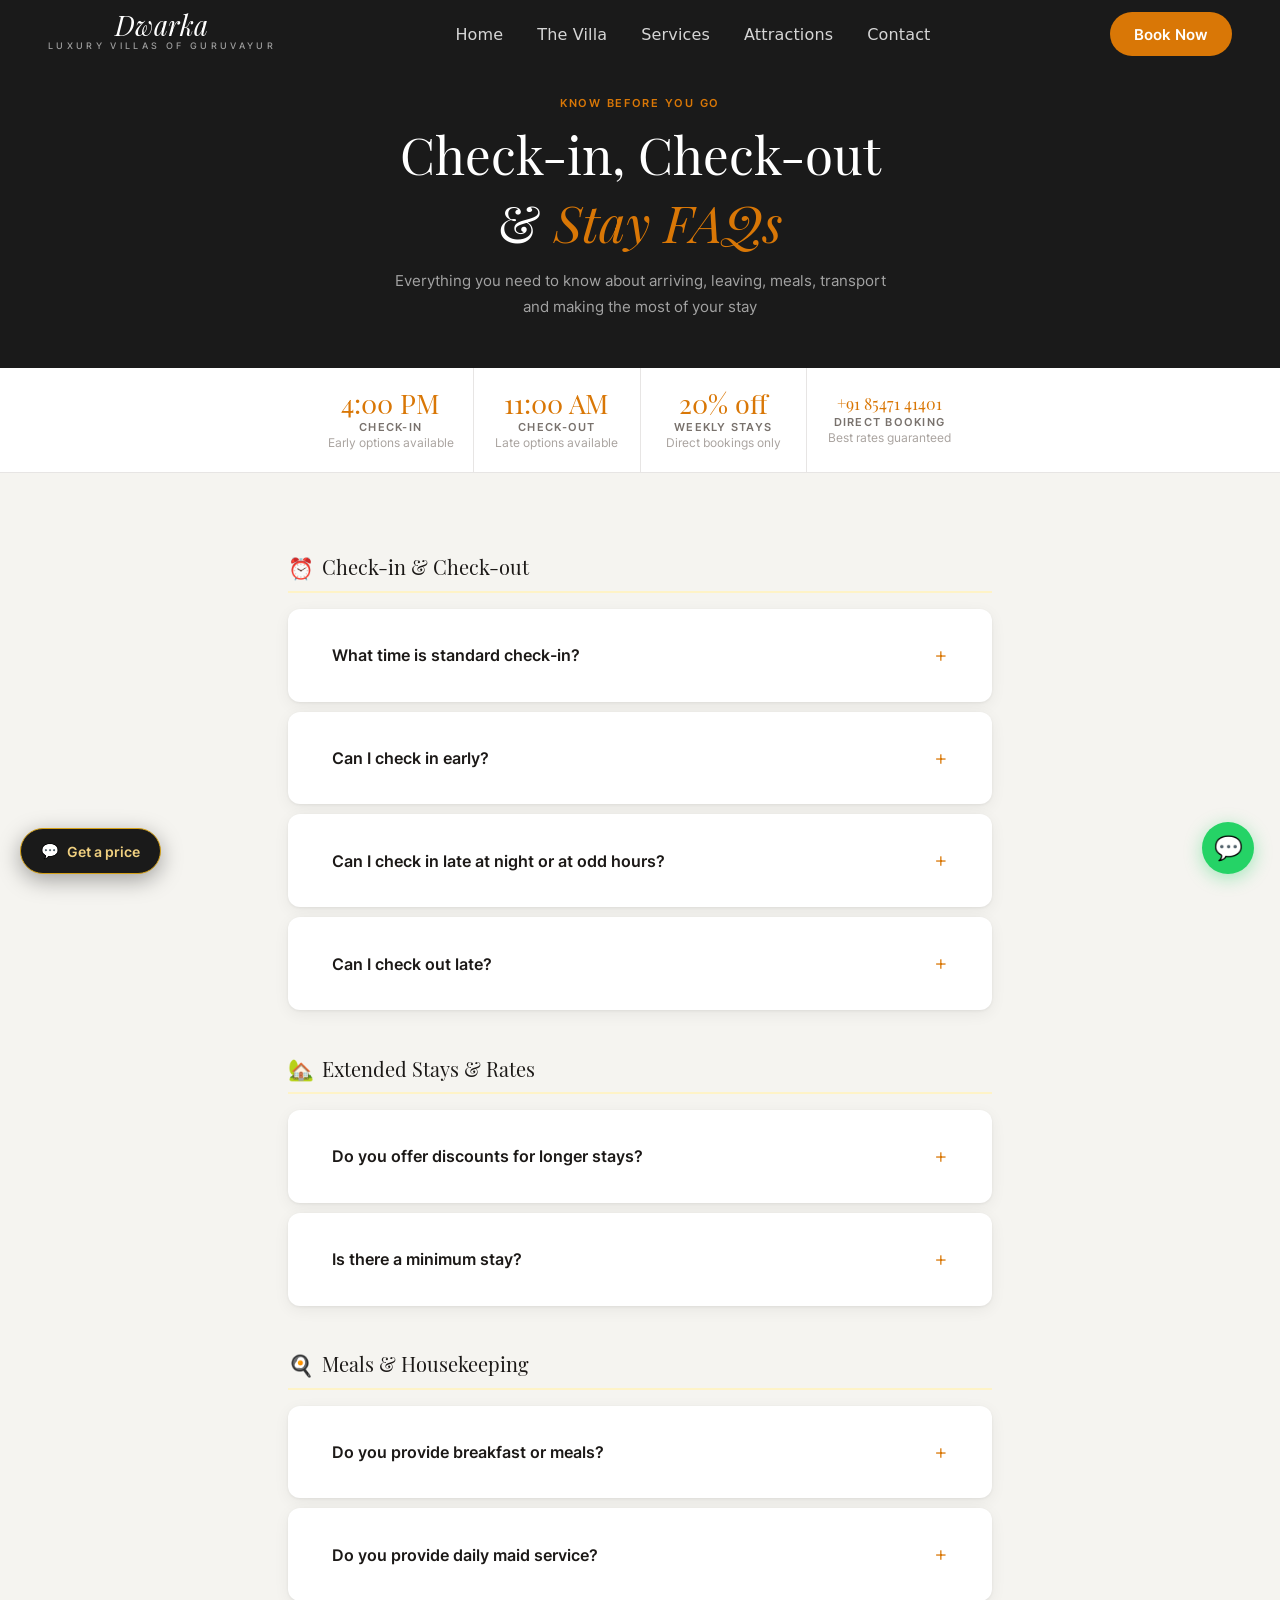
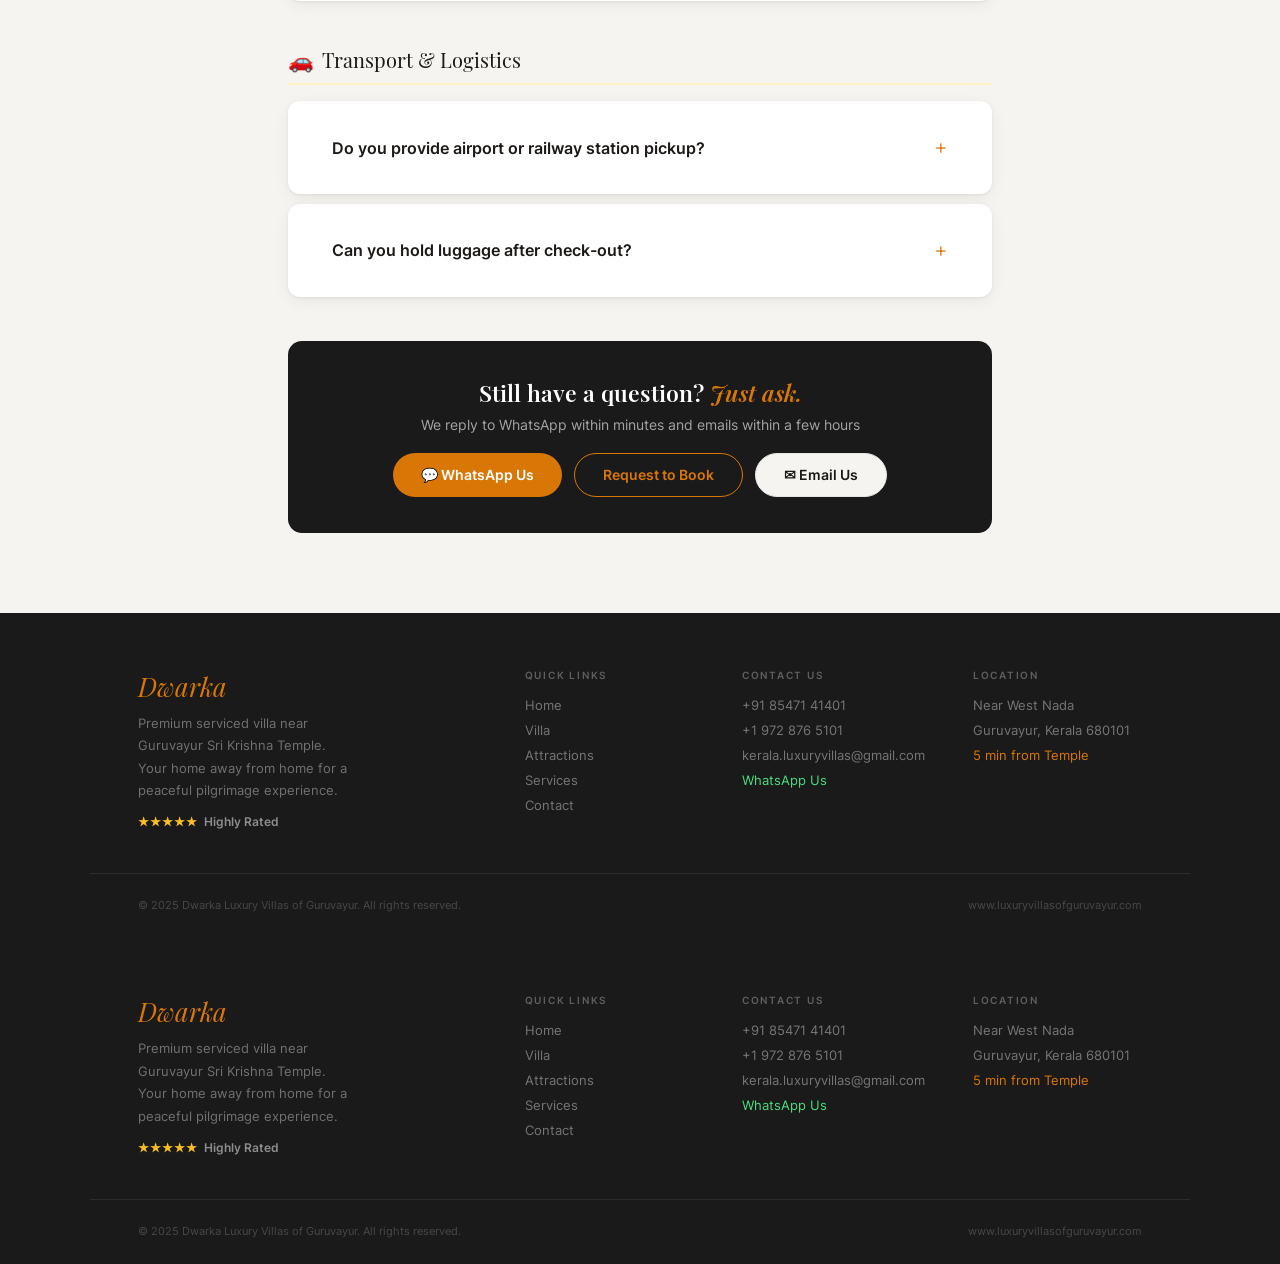
<file: faq.html>
<!DOCTYPE html>
<html lang="en">
<head>
<!-- Google tag (gtag.js) -->
<script async src="https://www.googletagmanager.com/gtag/js?id=G-W04M1GSL7F"></script>
<script>
  window.dataLayer = window.dataLayer || [];
  function gtag(){dataLayer.push(arguments);}
  gtag('js', new Date());
  gtag('config', 'G-W04M1GSL7F');
</script>
<meta charset="UTF-8">
<meta name="viewport" content="width=device-width,initial-scale=1.0">
<title>Check-in, Check-out &amp; Stay FAQ | Dwarka Villa Guruvayur</title>
<meta name="description" content="Everything about check-in (4 PM), check-out (11 AM), early/late arrivals, extended stay discounts, airport pickup, meals and maid service at Dwarka Villa Guruvayur.">
<meta name="robots" content="index,follow">
<link rel="canonical" href="https://luxuryvillasofguruvayur.com/faq.html">
<meta property="og:title" content="Stay FAQ | Dwarka Villa Guruvayur">
<meta property="og:description" content="Check-in 4 PM · Check-out 11 AM · Early/late options · 20% weekly discount · Airport pickup. All your questions answered.">
<meta property="og:url" content="https://luxuryvillasofguruvayur.com/faq.html">
<meta name="twitter:card" content="summary">
<link rel="icon" type="image/svg+xml" href="favicon.svg">
<script type="application/ld+json">{"@context":"https://schema.org","@type":"FAQPage","mainEntity":[{"@type":"Question","name":"What time is check-in?","acceptedAnswer":{"@type":"Answer","text":"Standard check-in is 4:00 PM. Early check-in is available for 25% or 50% of one night's rate depending on how early, for direct bookings only."}},{"@type":"Question","name":"What time is check-out?","acceptedAnswer":{"@type":"Answer","text":"Standard check-out is 11:00 AM. Late check-out is available for 25% or 50% of one night's rate depending on timing, for direct bookings only."}},{"@type":"Question","name":"Do you offer extended stay discounts?","acceptedAnswer":{"@type":"Answer","text":"Yes — 20% discount for stays of 7 nights or more, available for direct bookings only."}},{"@type":"Question","name":"Do you provide airport pickup?","acceptedAnswer":{"@type":"Answer","text":"Yes — we arrange pickups from Cochin Airport (75km), Guruvayur Railway Station (2km), Thrissur Railway Station (30km), and Calicut Airport (120km)."}}]}</script>
<link rel="stylesheet" href="css/fonts.css">
<link rel="stylesheet" href="css/style.css">
<style>*,*::before,*::after{margin:0;padding:0;box-sizing:border-box}
html{scroll-behavior:smooth}
body{font-family:'Inter',sans-serif;font-weight:400;background:#F5F4F0;color:#1C1917;overflow-x:hidden;-webkit-font-smoothing:antialiased}
img{display:block;max-width:100%}
a{text-decoration:none;color:inherit}

:root{
  --orange:#D97706;--orange2:#B45309;--orange-lt:#FEF3C7;--orange-bd:#FDE68A;
  --stone-bg:#F5F4F0;--card:#FFFFFF;--dark:#1A1A1A;
  --text:#1C1917;--mid:#44403C;--muted:#78716C;--light:#A8A29E;
  --border:#E7E5E4;
  --sh:0 1px 3px rgba(0,0,0,.06),0 4px 16px rgba(0,0,0,.06);
  --sh-h:0 4px 12px rgba(0,0,0,.1),0 16px 36px rgba(0,0,0,.09);
  --r:12px;
}

.container{max-width:1100px;margin:0 auto;padding:0 48px}
.section{padding:80px 0}
.section-sm{padding:48px 0}
.label{font-size:.68rem;font-weight:600;letter-spacing:.16em;text-transform:uppercase;color:var(--orange);display:block;margin-bottom:10px}
.h2{font-family:'Playfair Display',serif;font-size:clamp(1.8rem,3vw,2.6rem);font-weight:400;color:var(--text);line-height:1.2;margin-bottom:12px}
.h2 em{font-style:italic;color:var(--orange)}
.body-text{font-size:.94rem;line-height:1.8;color:var(--muted)}
.center{text-align:center}
.center .body-text{margin:0 auto;max-width:560px}

.btn{display:inline-flex;align-items:center;gap:8px;padding:12px 28px;border-radius:9999px;font-size:.87rem;font-weight:600;cursor:pointer;transition:all .22s;border:none;font-family:'Inter',sans-serif}
.btn-orange{background:var(--orange);color:#fff}
.btn-orange:hover{background:var(--orange2);transform:translateY(-2px);box-shadow:0 6px 20px rgba(217,119,6,.3)}
.btn-white-outline{background:transparent;color:#fff;border:1.5px solid rgba(255,255,255,.5)}
.btn-white-outline:hover{background:rgba(255,255,255,.12);border-color:#fff}
.btn-outline{background:transparent;color:var(--orange);border:1.5px solid var(--orange)}
.btn-outline:hover{background:var(--orange-lt)}
.btn-wa{background:#25D366;color:#fff}
.btn-wa:hover{background:#1da851;transform:translateY(-2px)}

/* NAV */
nav{position:fixed;top:0;left:0;right:0;z-index:900;height:68px;display:flex;align-items:center;padding:0 48px;transition:all .35s}
nav.solid{background:rgba(26,25,23,.96);border-bottom:1px solid rgba(255,255,255,.08);backdrop-filter:blur(14px);box-shadow:0 2px 16px rgba(0,0,0,.2)}
.nav-logo{display:flex;flex-direction:column;gap:1px;flex-shrink:0}
.nav-logo-name{font-family:'Playfair Display',serif;font-size:1.7rem;font-style:italic;font-weight:400;color:#fff;transition:color .35s;line-height:1}
nav.solid .nav-logo-name{color:#fff}
.nav-logo-sub{font-size:.55rem;letter-spacing:.38em;text-transform:uppercase;color:rgba(255,255,255,.58);transition:color .35s;font-weight:500}
nav.solid .nav-logo-sub{color:rgba(255,255,255,.55)}
.nav-links{display:flex;gap:2px;list-style:none;margin:0 auto}
.nav-links a{font-size:1rem;font-weight:500;padding:8px 16px;border-radius:9999px;color:rgba(255,255,255,.82);transition:all .2s}
nav.solid .nav-links a{color:rgba(255,255,255,.82)}
.nav-links a:hover{background:rgba(255,255,255,.14);color:#fff}
nav.solid .nav-links a:hover{background:rgba(255,255,255,.12);color:#fff}
.nav-links a.active{color:#fff}
nav.solid .nav-links a.active{color:#fff;background:rgba(255,255,255,.14);font-weight:700}
.nav-book{background:var(--orange)!important;color:#fff!important;border-radius:9999px!important;padding:9px 24px!important;font-size:.95rem!important;font-weight:600!important}
.nav-book:hover{background:var(--orange2)!important;transform:translateY(-1px)!important}
.hamburger{display:none;background:none;border:none;cursor:pointer;flex-direction:column;gap:5px;padding:4px}
.hamburger span{display:block;width:22px;height:1.5px;background:#fff;transition:.3s}
nav.solid .hamburger span{background:#fff}
.mob-menu{display:none;position:fixed;inset:0;background:#fff;z-index:800;flex-direction:column;padding:88px 32px 32px;gap:4px}
.mob-menu.open{display:flex}
.mob-menu a{font-family:'Playfair Display',serif;font-size:1.4rem;color:var(--text);padding:14px 0;border-bottom:1px solid var(--border)}
.mob-close{position:absolute;top:20px;right:24px;font-size:1.6rem;background:none;border:none;cursor:pointer;color:var(--muted)}

/* HERO */
.hero{height:100vh;min-height:680px;position:relative;display:flex;align-items:center;justify-content:center;overflow:hidden}
.hero-bg{position:absolute;inset:0;overflow:hidden}
.hero-bg img{width:100%;height:100%;object-fit:cover;object-position:center 28%;transform:scale(1.04);animation:hZ 24s ease-in-out infinite alternate}
@keyframes hZ{from{transform:scale(1.04)}to{transform:scale(1.0) translateY(-18px)}}
.hero-veil{position:absolute;inset:0;background:linear-gradient(to bottom,rgba(0,0,0,.24) 0%,rgba(0,0,0,.04) 34%,rgba(0,0,0,.52) 70%,rgba(0,0,0,.82) 100%)}
.hero-content{position:relative;z-index:2;text-align:center;padding:0 24px;display:flex;flex-direction:column;align-items:center;animation:fadeUp .9s ease .2s both}
@keyframes fadeUp{from{opacity:0;transform:translateY(24px)}to{opacity:1;transform:translateY(0)}}
.hero-badge{display:inline-flex;align-items:center;gap:8px;background:rgba(255,255,255,.12);backdrop-filter:blur(8px);border:1px solid rgba(255,255,255,.2);border-radius:9999px;padding:7px 16px;font-size:.78rem;color:#fff;margin-bottom:20px;font-weight:500}
.hero-badge-stars{color:#FBBF24;letter-spacing:1px}
.hero-title{font-family:'Playfair Display',serif;font-size:clamp(3.8rem,9vw,7.5rem);font-style:italic;font-weight:400;color:#fff;line-height:.95;text-shadow:0 2px 30px rgba(0,0,0,.3);margin-bottom:8px}
.hero-sub1{font-size:clamp(1rem,2vw,1.3rem);color:rgba(255,255,255,.82);font-weight:400;margin-bottom:5px}
.hero-loc{font-size:.78rem;color:rgba(255,255,255,.58);margin-bottom:16px;display:flex;align-items:center;justify-content:center;gap:4px}
.hero-desc{font-size:.9rem;color:rgba(255,255,255,.62);max-width:430px;line-height:1.72;margin-bottom:30px}
.hero-btns{display:flex;gap:12px;flex-wrap:wrap;justify-content:center}
.hero-statsbar{position:absolute;bottom:0;left:0;right:0;z-index:3;background:rgba(0,0,0,.48);backdrop-filter:blur(14px);border-top:1px solid rgba(255,255,255,.1);display:flex}
.hstat{flex:1;padding:17px 10px;text-align:center;border-right:1px solid rgba(255,255,255,.08)}
.hstat:last-child{border-right:none}
.hstat-val{font-family:'Playfair Display',serif;font-size:1.1rem;color:#fff;display:block;margin-bottom:2px}
.hstat-lbl{font-size:.56rem;font-weight:600;letter-spacing:.14em;text-transform:uppercase;color:rgba(255,255,255,.48);display:block}

/* Page hero dark */
.page-hero{background:var(--dark);padding:96px 0 52px;margin-top:0}
.page-hero .container{text-align:center}
.page-hero h1{font-family:'Playfair Display',serif;font-size:clamp(2rem,5vw,3.4rem);font-weight:400;color:#fff;line-height:1}
.page-hero h1 em{font-style:italic;color:var(--orange)}
.page-hero .desc{font-size:.95rem;color:rgba(255,255,255,.58);margin-top:12px;max-width:500px;margin-left:auto;margin-right:auto;line-height:1.7}

/* ATTRACTION CARDS — identical to base44 */
.attr-card{background:var(--card);border-radius:var(--r);box-shadow:var(--sh);overflow:hidden;transition:all .25s;display:flex;flex-direction:column}
.attr-card:hover{box-shadow:var(--sh-h);transform:translateY(-4px)}
.attr-img{height:196px;overflow:hidden}
.attr-img img{width:100%;height:100%;object-fit:cover;transition:transform .55s}
.attr-card:hover .attr-img img{transform:scale(1.06)}
.attr-body{padding:18px 20px;flex:1;display:flex;flex-direction:column}
.attr-drive{font-size:.71rem;font-weight:600;color:var(--orange);display:flex;align-items:center;gap:5px;margin-bottom:5px}
.attr-name{font-family:'Playfair Display',serif;font-size:1.08rem;font-weight:600;color:var(--text);margin-bottom:7px;line-height:1.2}
.attr-desc{font-size:.83rem;color:var(--muted);line-height:1.68;flex:1;margin-bottom:12px}
.attr-tags{display:flex;flex-wrap:wrap;gap:6px;margin-top:auto}
.attr-tag{font-size:.69rem;font-weight:500;background:var(--stone-bg);color:var(--mid);padding:4px 10px;border-radius:9999px;border:1px solid var(--border)}

/* Category */
.cat-section{margin-bottom:52px}
.cat-section:last-child{margin-bottom:0}
.cat-title{font-family:'Playfair Display',serif;font-size:1.45rem;font-weight:400;color:var(--text);margin-bottom:18px;padding-bottom:12px;border-bottom:1.5px solid var(--border)}
.cat-grid{display:grid;gap:18px}
.cat-3{grid-template-columns:repeat(3,1fr)}
.cat-2{grid-template-columns:repeat(2,1fr)}

/* Spec bar */
.spec-bar{display:flex;gap:0;background:var(--card);border-radius:var(--r);box-shadow:var(--sh);overflow:hidden;margin:28px 0}
.spec-item{flex:1;padding:20px 14px;text-align:center;border-right:1px solid var(--border)}
.spec-item:last-child{border-right:none}
.spec-icon{font-size:1.4rem;margin-bottom:8px;display:block}
.spec-val{font-family:'Playfair Display',serif;font-size:1.25rem;font-weight:600;color:var(--text);display:block}
.spec-lbl{font-size:.63rem;font-weight:600;letter-spacing:.1em;text-transform:uppercase;color:var(--muted);margin-top:3px;display:block}
.spec-sub{font-size:.7rem;color:var(--light);margin-top:2px;display:block}

/* Villa feature 2×2 */
.feat-card{background:var(--card);border-radius:var(--r);padding:22px;box-shadow:var(--sh);transition:all .25s}
.feat-card:hover{box-shadow:var(--sh-h);transform:translateY(-3px)}
.feat-icon{font-size:1.6rem;margin-bottom:10px}
.feat-name{font-weight:700;font-size:.94rem;color:var(--text);margin-bottom:5px}
.feat-desc{font-size:.82rem;color:var(--muted);line-height:1.65}

/* Amenity chips */
.amenity-chip{display:flex;align-items:center;gap:9px;background:var(--card);border-radius:8px;padding:10px 14px;font-size:.84rem;font-weight:500;color:var(--mid);box-shadow:var(--sh)}
.amenity-chip-icon{font-size:.95rem;width:24px;text-align:center;flex-shrink:0}

/* Room cards */
.room-card{background:var(--card);border-radius:var(--r);overflow:hidden;box-shadow:var(--sh);transition:all .25s}
.room-card:hover{box-shadow:var(--sh-h)}
.room-img{height:185px;overflow:hidden}
.room-img img{width:100%;height:100%;object-fit:cover;transition:transform .5s}
.room-card:hover .room-img img{transform:scale(1.05)}
.room-body{padding:14px 16px}
.room-name{font-weight:700;font-size:.9rem;color:var(--text);margin-bottom:4px}
.room-desc{font-size:.8rem;color:var(--muted);line-height:1.58}

/* About section */
.about-wrap{display:grid;grid-template-columns:1fr 1fr;gap:60px;align-items:center}
.about-img-wrap{position:relative;border-radius:var(--r);overflow:hidden;box-shadow:var(--sh-h)}
.about-img-wrap img{width:100%;height:440px;object-fit:cover}
.about-badge{position:absolute;bottom:18px;left:18px;background:#fff;border-radius:10px;padding:12px 16px;box-shadow:var(--sh-h);display:flex;align-items:center;gap:10px}
.about-badge-icon{width:34px;height:34px;background:var(--orange-lt);border-radius:8px;display:flex;align-items:center;justify-content:center;font-size:.9rem}
.about-badge-text{font-size:.82rem;font-weight:700;color:var(--text);line-height:1.2}
.about-badge-sub{font-size:.7rem;color:var(--muted)}
.check-list{list-style:none;display:flex;flex-direction:column;gap:10px;margin-top:18px}
.check-list li{display:flex;align-items:flex-start;gap:9px;font-size:.88rem;color:var(--mid)}
.check-list li::before{content:'✓';color:var(--orange);font-weight:700;flex-shrink:0;margin-top:1px}

/* Testimonials */
.testi{background:var(--card);border-radius:var(--r);padding:24px;box-shadow:var(--sh)}
.testi-stars{color:#FBBF24;font-size:.75rem;letter-spacing:2px;margin-bottom:12px}
.testi-body{font-family:'Playfair Display',serif;font-size:.96rem;font-style:italic;color:var(--mid);line-height:1.75;margin-bottom:16px}
.testi-name{font-size:.8rem;font-weight:700;color:var(--text)}
.testi-loc{font-size:.72rem;color:var(--light)}

/* Contact */
.contact-cards{display:grid;grid-template-columns:repeat(3,1fr);gap:20px;margin-bottom:48px}
.cm-card{background:var(--card);border-radius:var(--r);padding:28px 20px;box-shadow:var(--sh);text-align:center;transition:all .25s}
.cm-card:hover{box-shadow:var(--sh-h);transform:translateY(-3px)}
.cm-icon{width:56px;height:56px;border-radius:50%;display:flex;align-items:center;justify-content:center;font-size:1.3rem;margin:0 auto 14px}
.cm-icon.ph{background:#FEF3C7}.cm-icon.wa{background:#D1FAE5}.cm-icon.em{background:#DBEAFE}
.cm-title{font-weight:700;font-size:.94rem;color:var(--text);margin-bottom:6px}
.cm-main{font-size:.9rem;color:var(--orange);font-weight:600}
.cm-sub{font-size:.8rem;color:var(--muted);margin-top:3px}
.loc-grid{display:grid;grid-template-columns:1fr 1.5fr;gap:28px;align-items:start}
.loc-card{background:var(--card);border-radius:var(--r);padding:24px;box-shadow:var(--sh)}
.loc-card h3{font-family:'Playfair Display',serif;font-size:1.2rem;font-style:italic;color:var(--orange);margin-bottom:18px}
.loc-item{display:flex;align-items:flex-start;gap:12px;padding:12px 0;border-bottom:1px solid var(--border)}
.loc-item:last-child{border-bottom:none}
.loc-icon{width:32px;height:32px;border-radius:7px;display:flex;align-items:center;justify-content:center;font-size:.85rem;flex-shrink:0;margin-top:1px}
.loc-icon.a{background:#FEF3C7}.loc-icon.t{background:#D1FAE5}.loc-icon.r{background:#DBEAFE}
.loc-lbl{font-size:.7rem;font-weight:700;text-transform:uppercase;letter-spacing:.1em;color:var(--light);margin-bottom:3px}
.loc-val{font-size:.86rem;color:var(--mid);line-height:1.55}
.map-card{border-radius:var(--r);overflow:hidden;box-shadow:var(--sh)}
.map-card iframe{width:100%;height:360px;border:none;display:block}
.faq-item{background:var(--card);border-radius:var(--r);padding:18px 22px;box-shadow:var(--sh);margin-bottom:10px;cursor:pointer;transition:box-shadow .2s}
.faq-item:hover{box-shadow:var(--sh-h)}
.faq-q{font-weight:600;font-size:.93rem;color:var(--text);display:flex;justify-content:space-between;align-items:center;gap:12px}
.faq-a{font-size:.86rem;color:var(--muted);line-height:1.7;margin-top:10px;padding-top:10px;border-top:1px solid var(--border)}

/* Services */
.svc-card{background:var(--card);border-radius:var(--r);box-shadow:var(--sh);overflow:hidden;transition:all .25s}
.svc-card:hover{box-shadow:var(--sh-h);transform:translateY(-4px)}
.svc-img{height:180px;overflow:hidden}
.svc-img img{width:100%;height:100%;object-fit:cover;transition:transform .55s}
.svc-card:hover .svc-img img{transform:scale(1.06)}
.svc-body{padding:18px 20px}
.svc-name{font-family:'Playfair Display',serif;font-size:1.08rem;font-weight:600;color:var(--text);margin-bottom:6px}
.svc-desc{font-size:.83rem;color:var(--muted);line-height:1.68;margin-bottom:12px}
.svc-tags{display:flex;flex-wrap:wrap;gap:6px}
.svc-tag{font-size:.69rem;font-weight:500;background:var(--orange-lt);color:var(--orange2);padding:4px 10px;border-radius:9999px}

/* CTA dark section */
.cta-dark{background:var(--dark);padding:52px 0;text-align:center}
.cta-dark h2{font-family:'Playfair Display',serif;font-size:clamp(1.6rem,3vw,2.3rem);font-weight:400;color:#fff;margin-bottom:8px}
.cta-dark h2 em{font-style:italic;color:var(--orange)}
.cta-dark p{font-size:.93rem;color:rgba(255,255,255,.58);margin-bottom:22px}

/* Footer */
footer{background:#1A1A1A;color:rgba(255,255,255,.55);padding:56px 0 26px}
.ft-grid{display:grid;grid-template-columns:2fr 1fr 1fr 1fr;gap:48px;padding-bottom:44px;border-bottom:1px solid rgba(255,255,255,.08);max-width:1100px;margin:0 auto;padding-left:48px;padding-right:48px}
.ft-brand{font-family:'Playfair Display',serif;font-size:1.6rem;font-style:italic;color:var(--orange);margin-bottom:10px}
.ft-desc{font-size:.8rem;color:rgba(255,255,255,.38);line-height:1.75;max-width:220px}
.ft-rating{display:flex;align-items:center;gap:6px;margin-top:12px;font-size:.78rem;font-weight:600;color:rgba(255,255,255,.5)}
.ft-rating-stars{color:#FBBF24;letter-spacing:1px}
.ft-col h4{font-size:.62rem;font-weight:700;letter-spacing:.18em;text-transform:uppercase;color:rgba(255,255,255,.3);margin-bottom:16px}
.ft-col a{display:block;font-size:.82rem;color:rgba(255,255,255,.4);margin-bottom:9px;transition:color .2s}
.ft-col a:hover{color:rgba(255,255,255,.85)}
.ft-col .wa{color:#4ADE80}
.ft-bot{max-width:1100px;margin:24px auto 0;padding:0 48px;display:flex;justify-content:space-between;align-items:center;font-size:.7rem;color:rgba(255,255,255,.2)}

/* Float WA */
.float-wa{position:fixed;bottom:26px;right:26px;z-index:700;width:52px;height:52px;border-radius:50%;background:#25D366;display:flex;align-items:center;justify-content:center;font-size:1.45rem;box-shadow:0 4px 18px rgba(37,211,102,.4);animation:waP 3s ease-in-out infinite;transition:transform .2s}
.float-wa:hover{transform:scale(1.1)}
@keyframes waP{0%,100%{box-shadow:0 4px 18px rgba(37,211,102,.4)}50%{box-shadow:0 4px 32px rgba(37,211,102,.68),0 0 0 6px rgba(37,211,102,.1)}}

.fade-in{opacity:0;transform:translateY(16px);transition:opacity .55s ease,transform .55s ease}
.fade-in.visible{opacity:1;transform:none}

/* Responsive */
@media(max-width:960px){
  .container{padding:0 20px}
  .section{padding:52px 0}
  nav{padding:0 20px}
  .nav-links,.nav-book{display:none!important}
  .hamburger{display:flex}
  .hero-statsbar{display:none}
  .about-wrap{grid-template-columns:1fr}
  .cat-3,.cat-2{grid-template-columns:1fr 1fr}
  .ft-grid{grid-template-columns:1fr 1fr;gap:28px;padding-left:20px;padding-right:20px}
  .ft-bot{flex-direction:column;gap:6px;text-align:center;padding:0 20px}
  .loc-grid{grid-template-columns:1fr}
  .contact-cards{grid-template-columns:1fr}
}
@media(max-width:640px){
  .hero-title{font-size:clamp(2.8rem,12vw,4rem)}
  .cat-3,.cat-2{grid-template-columns:1fr}
  .ft-grid{grid-template-columns:1fr}
  .spec-bar{flex-wrap:wrap}
  .spec-item{min-width:50%;border-bottom:1px solid var(--border)}
}

/* === MOBILE ENHANCEMENTS === */
-webkit-overflow-scrolling: touch; /* applied via scroll-row below */
.scroll-row { -webkit-overflow-scrolling: touch; }

@media (max-width: 960px) {
  .container { padding: 0 16px !important; }
  nav { padding: 0 16px !important; }
  .section { padding: 44px 0 !important; }
  .hero-statsbar { flex-wrap: wrap !important; }
  .hstat { min-width: 50% !important; border-bottom: 1px solid rgba(255,255,255,.1) !important; }
  .hstat:last-child { border-bottom: none !important; }
  .about-wrap { grid-template-columns: 1fr !important; }
  .spec-bar { flex-wrap: wrap !important; }
  .spec-item { min-width: 50% !important; border-bottom: 1px solid var(--border) !important; }
  .ft-grid { grid-template-columns: 1fr 1fr !important; padding-left: 16px !important; padding-right: 16px !important; }
  .loc-grid { grid-template-columns: 1fr !important; }
  .contact-cards { grid-template-columns: 1fr !important; }
}
@media (max-width: 640px) {
  .hero-title { font-size: clamp(3rem, 13vw, 5rem) !important; }
  .hero-sub1  { font-size: clamp(.95rem, 4vw, 1.2rem) !important; }
  .hero-btns  { flex-direction: column; align-items: center; }
  .hero-btns .btn { width: 100%; max-width: 270px; justify-content: center; }
  .ft-grid    { grid-template-columns: 1fr !important; }
  .cat-3, .cat-2 { grid-template-columns: 1fr !important; }
  h1 { font-size: clamp(1.8rem, 8vw, 2.6rem) !important; }
  .about-img-wrap img { height: 240px !important; }
  .testi { margin-bottom: 12px; }
}
/* Larger touch targets */
.btn { min-height: 44px; min-width: 44px; }
nav a, .nav-book { min-height: 44px; display: inline-flex; align-items: center; }
.hamburger { padding: 10px !important; }
/* Prevent horizontal overflow on mobile */
html, body { overflow-x: hidden; }
img { max-width: 100%; }</style>
<style>
.faq-hero{background:var(--dark);padding:96px 0 48px;text-align:center}
.faq-hero h1{font-family:'Playfair Display',serif;font-size:clamp(2rem,5vw,3.2rem);font-weight:400;color:#fff;margin-top:8px}
.faq-hero h1 em{font-style:italic;color:var(--orange)}
.faq-hero p{font-size:.95rem;color:rgba(255,255,255,.6);margin-top:12px;max-width:500px;margin-left:auto;margin-right:auto;line-height:1.7}
.ci-bar{background:#fff;border-bottom:1px solid var(--border)}
.ci-bar .container{display:flex;justify-content:center;max-width:760px}
.ci-item{flex:1;padding:22px 14px;text-align:center;border-right:1px solid var(--border)}
.ci-item:last-child{border-right:none}
.ci-time{font-family:'Playfair Display',serif;font-size:1.7rem;color:var(--orange);font-weight:400;line-height:1;margin-bottom:4px}
.ci-lbl{font-size:.66rem;font-weight:700;letter-spacing:.12em;text-transform:uppercase;color:var(--muted)}
.ci-sub{font-size:.72rem;color:var(--light);margin-top:2px}
.faq-sec{margin-bottom:44px}
.faq-sec-hdr{font-family:'Playfair Display',serif;font-size:1.25rem;font-weight:400;color:var(--text);margin-bottom:16px;padding-bottom:10px;border-bottom:2px solid var(--orange-lt);display:flex;align-items:center;gap:8px}
.faq-item{background:#fff;border-radius:12px;margin-bottom:10px;box-shadow:var(--sh);overflow:hidden}
.faq-q{padding:18px 22px;font-weight:600;font-size:1.02rem;color:var(--text);cursor:pointer;display:flex;justify-content:space-between;align-items:center;gap:16px;user-select:none}
.faq-q .plus{flex-shrink:0;color:var(--orange);font-size:1.3rem;line-height:1;transition:transform .25s;font-weight:300}
.faq-item.open .faq-q .plus{transform:rotate(45deg)}
.faq-a{display:none;padding:4px 22px 20px;font-size:.96rem;color:var(--muted);line-height:1.8;border-top:1px solid var(--border)}
.faq-a.show{display:block}
.faq-a p{margin-top:12px}
.faq-a ul{margin:10px 0 0;padding:0;list-style:none;display:flex;flex-direction:column;gap:9px}
.faq-a li{display:flex;gap:8px;font-size:.95rem;color:var(--mid)}
.faq-a li::before{content:'→';color:var(--orange);font-weight:700;flex-shrink:0}
.faq-a .note{background:var(--orange-lt);border-left:3px solid var(--orange);padding:12px 16px;border-radius:0 8px 8px 0;margin-top:12px;font-size:.94rem;line-height:1.7;color:var(--mid)}
.ptable{width:100%;border-collapse:collapse;margin-top:12px;font-size:.92rem}
.ptable th{background:var(--stone-bg);padding:10px 13px;text-align:left;font-size:.74rem;font-weight:700;letter-spacing:.08em;text-transform:uppercase;color:var(--muted)}
.ptable td{padding:9px 13px;border-bottom:1px solid var(--border);color:var(--mid)}
.ptable tr:last-child td{border-bottom:none}
.ptable .hi{color:var(--orange);font-weight:600}
.faq-cta{background:var(--dark);border-radius:14px;padding:36px;text-align:center}
.faq-cta h3{font-family:'Playfair Display',serif;font-size:1.45rem;color:#fff;margin-bottom:8px}
.faq-cta h3 em{font-style:italic;color:var(--orange)}
.faq-cta p{font-size:.9rem;color:rgba(255,255,255,.6);margin-bottom:20px}
.cta-btns{display:flex;gap:12px;justify-content:center;flex-wrap:wrap}
@media(max-width:640px){
  .ci-bar .container{flex-wrap:wrap}
  .ci-item{min-width:50%;border-bottom:1px solid var(--border)}
  .faq-q{font-size:.95rem;padding:14px 16px}
  .faq-a{padding:4px 16px 16px;font-size:.93rem}
  .faq-a li{font-size:.92rem}
  .ptable{font-size:.88rem}
  .faq-cta{padding:22px 16px}
  .cta-btns{flex-direction:column;align-items:center}
  .cta-btns .btn{width:100%;max-width:280px;justify-content:center}
}
</style>

<style>/* Larger small text on phones */@media(max-width:640px){.nav-logo-sub{font-size:.6rem!important;letter-spacing:.3em!important}.attr-tag,.svc-tag{font-size:.78rem}.attr-drive{font-size:.8rem}.spec-lbl{font-size:.72rem}.spec-sub{font-size:.8rem}.about-badge-sub{font-size:.78rem}.loc-lbl{font-size:.76rem}.ci-lbl{font-size:.74rem}.ci-sub{font-size:.8rem}}</style>
</head>
<body>
<a class="float-wa" href="https://wa.me/918547141401?text=Hi" target="_blank">💬</a><div id="mobMenu" class="mob-menu"><button id="mobClose" class="mob-close">✕</button><a href="index.html">Home</a><a href="villa.html">The Villa</a><a href="services.html">Services</a><a href="attractions.html">Attractions</a><a href="contact.html">Contact</a></div><nav id="mainNav"><a href="index.html" class="nav-logo"><span class="nav-logo-name">Dwarka</span><span class="nav-logo-sub">Luxury Villas of Guruvayur</span></a><ul class="nav-links"><li><a href="index.html" >Home</a></li><li><a href="villa.html" >The Villa</a></li><li><a href="services.html" >Services</a></li><li><a href="attractions.html" >Attractions</a></li><li><a href="contact.html" >Contact</a></li></ul><a href="contact.html" class="nav-book">Book Now</a><button class="hamburger"><span></span><span></span><span></span></button></nav>
<script>document.getElementById("mainNav").classList.add("solid");</script>

<div class="faq-hero">
  <div class="container">
    <span class="label">Know Before You Go</span>
    <h1>Check-in, Check-out<br>&amp; <em>Stay FAQs</em></h1>
    <p>Everything you need to know about arriving, leaving, meals, transport and making the most of your stay</p>
  </div>
</div>

<div class="ci-bar">
  <div class="container">
    <div class="ci-item"><div class="ci-time">4:00 PM</div><div class="ci-lbl">Check-in</div><div class="ci-sub">Early options available</div></div>
    <div class="ci-item"><div class="ci-time">11:00 AM</div><div class="ci-lbl">Check-out</div><div class="ci-sub">Late options available</div></div>
    <div class="ci-item"><div class="ci-time">20% off</div><div class="ci-lbl">Weekly stays</div><div class="ci-sub">Direct bookings only</div></div>
    <div class="ci-item"><div class="ci-time" style="font-size:1rem;padding-top:6px">+91 85471 41401</div><div class="ci-lbl">Direct Booking</div><div class="ci-sub">Best rates guaranteed</div></div>
  </div>
</div>

<section class="section" style="background:var(--stone-bg)">
  <div class="container" style="max-width:800px">
    <div class="faq-sec fade-in"><div class="faq-sec-hdr"><span style="font-size:1.3rem">⏰</span> Check-in &amp; Check-out</div><div class="faq-item"><div class="faq-q">What time is standard check-in?<span class="plus">+</span></div><div class="faq-a"><p>Standard check-in is <strong>4:00 PM</strong>.</p><p>Unlike a single hotel room, Dwarka Villa is an expansive, full 4-bedroom estate. To properly transition the entire property between guests, our turnaround window from 11:00 AM to 4:00 PM is a highly coordinated and busy process.</p><p>During these 5 hours, our team is hard at work taking care of several detailed tasks simultaneously to ensure everything is immaculate for your arrival:</p><ul><li>Deep cleaning, sanitizing, and prepping all 4 bedrooms and bathrooms.</li><li>Changing out all linens and towels for fresh, premium replacements.</li><li>Thoroughly cleaning and sterilizing the kitchen and high-touch areas.</li><li>Restocking the refrigerator and setting up your complimentary kitchen goodies.</li><li>Tending to the garden, outdoor seating areas, and parking compound.</li></ul><p>Because our team requires full, uninterrupted access to every room and the outdoor grounds to complete this checklist, we cannot accommodate early arrivals on the property or inside the compound prior to 4:00 PM unless an early check-in has been explicitly approved in advance.</p><p>Even arriving 1 or 2 hours early completely halts our team's progress and prevents us from delivering the pristine experience you expect. We deeply appreciate your understanding and cooperation in giving our team the time they need to make your stay perfect!</p><div class="note"><strong>Arriving before 4 PM?</strong> Please reach out and secure your pre-approved early check-in, and we'll work to make sure to accommodate your family as much as we can to ensure a great stay while in Guruvayur!</div></div></div><div class="faq-item"><div class="faq-q">Can I check in early?<span class="plus">+</span></div><div class="faq-a"><p>Yes — there are two ways to think about early check-in, depending on what you need:</p><p><strong>Like-to-have (free):</strong> If an early check-in would simply be nice to have, just let us know — there's no charge for asking. On the day of your stay, if the previous guests have checked out and the villa is ready, we'll gladly let you in early. But this is never guaranteed, so please plan and arrange your travel around the standard <strong>4:00 PM</strong> check-in. Any early access is a welcome bonus, not something to count on.</p><p><strong>Must-have (guaranteed):</strong> If you need a confirmed early check-in — for a specific event, ceremony, or onward travel plan — we can lock that in for you, subject to availability and the fee below:</p><table class="ptable"><tr><th>Scenario</th><th>Condition</th><th>Fee</th></tr><tr><td>1–2 hrs before 4 PM</td><td>Previous guests checked out on time</td><td class="hi">25% of one night</td></tr><tr><td>Early morning / before noon</td><td>Previous night must be blocked</td><td class="hi">50% of one night</td></tr></table><div class="note">Here's why timing matters on both ends: say one guest requests a 1–2 hour late check-out (1 PM instead of 11 AM), and the next guest requests a 1–2 hour early check-in (2 PM instead of 4 PM). On their own, each feels like a small ask — but together, they leave us with no turnaround window at all to prepare the villa. This is exactly why a guaranteed early check-in carries a fee, while a like-to-have request is free but never promised.</div><div class="note"><strong>Booked via a Channel Partner?</strong> A guaranteed early check-in requires booking a full additional night through the platform. The discounted fee is only available for direct bookings.</div><p>Please request a guaranteed early check-in <strong>at least 48 hours in advance</strong> so we can plan accordingly.</p></div></div><div class="faq-item"><div class="faq-q">Can I check in late at night or at odd hours?<span class="plus">+</span></div><div class="faq-a"><p>Yes — we accommodate late arrivals at any hour. Our caretaker lives nearby and will receive you.</p><ul><li>Share your estimated arrival time in advance</li><li>For arrivals after midnight, WhatsApp us so we can ensure someone is ready</li><li>Your room will be fully prepared regardless of arrival time</li></ul><div class="note">We understand travel doesn't always go to plan — long distances, family needs, road traffic, flight delays, it all adds up. We'll work with you to make sure your family is taken care of after a long journey. Our caretakers are warm, accommodating, and understand what travel means for every kind of family, whether you're bringing along parents, little ones, or simply arriving after a long drive.</div></div></div><div class="faq-item"><div class="faq-q">Can I check out late?<span class="plus">+</span></div><div class="faq-a"><p>Standard check-out is <strong>11:00 AM</strong>. Late check-out follows the same structure as early check-in:</p><table class="ptable"><tr><th>Scenario</th><th>Condition</th><th>Fee</th></tr><tr><td>Up to 2:00 PM</td><td>Next guests not arriving same day</td><td class="hi">25% of one night</td></tr><tr><td>Evening departure (after 4 PM)</td><td>Next night must be blocked</td><td class="hi">50% of one night</td></tr></table><div class="note"><strong>Booked via a Channel Partner?</strong> Late check-out requires booking a full additional night through the platform.</div><p>Please request late check-out at least 48 hours in advance.</p></div></div></div>
    <div class="faq-sec fade-in"><div class="faq-sec-hdr"><span style="font-size:1.3rem">🏡</span> Extended Stays &amp; Rates</div><div class="faq-item"><div class="faq-q">Do you offer discounts for longer stays?<span class="plus">+</span></div><div class="faq-a"><p>Yes — for guests who <strong>book directly with us:</strong></p><table class="ptable"><tr><th>Stay</th><th>Channel</th><th>Discount</th></tr><tr><td>7 nights or more</td><td>Direct (call / WhatsApp / email)</td><td class="hi">20% off nightly rate</td></tr><tr><td>Any length</td><td>Channel Partners</td><td>Standard platform rate applies</td></tr></table><div class="note">Call or WhatsApp us on <strong>+91 85471 41401</strong> to book directly and get the best rate.</div></div></div><div class="faq-item"><div class="faq-q">Is there a minimum stay?<span class="plus">+</span></div><div class="faq-a"><p>We prefer a <strong>minimum of 2 nights</strong> given the time required to prepare the entire estate. Single-night stays are considered based on availability — please contact us directly.</p><p>For Guruvayur pilgrimage families, a 3–5 night stay is ideal to attend multiple darshans comfortably without rushing.</p></div></div></div>
    <div class="faq-sec fade-in"><div class="faq-sec-hdr"><span style="font-size:1.3rem">🍳</span> Meals &amp; Housekeeping</div><div class="faq-item"><div class="faq-q">Do you provide breakfast or meals?<span class="plus">+</span></div><div class="faq-a"><p>Yes — enjoy the luxury of a home-style vegetarian breakfast served right at the villa, prepared specially for your family. Just let us know ahead of time and we'll have everything set up for your morning.</p><p>Beyond breakfast, here are your other meal options during the stay:</p><ul><li>The villa has a <strong>fully equipped modular kitchen</strong> — ideal for preparing your own traditional vegetarian or prasadam meals</li><li>Several good <strong>vegetarian restaurants</strong> are within a 5–10 minute drive</li></ul></div></div><div class="faq-item"><div class="faq-q">Do you provide daily maid service?<span class="plus">+</span></div><div class="faq-a"><p>For standard stays (1–3 nights), we <strong>do not offer daily maid service</strong> — this is intentional.</p><p>Most guests travel with valuables — jewellery, cash, temple offerings. We prefer not to send outside staff into personal spaces and cannot accept liability for any unpleasant situations.</p><p>For <strong>extended stays</strong>, we can connect you with local help on request:</p><ul><li>Cooking and general cleaning assistance</li><li>Baby carrying support</li><li>Charges negotiated directly with the helper</li></ul><div class="note">We recommend keeping bedroom cleaning personal. Fresh linens and a full clean at check-in are always provided.</div></div></div></div>
    <div class="faq-sec fade-in"><div class="faq-sec-hdr"><span style="font-size:1.3rem">🚗</span> Transport &amp; Logistics</div><div class="faq-item"><div class="faq-q">Do you provide airport or railway station pickup?<span class="plus">+</span></div><div class="faq-a"><p>Absolutely — and it's one of the things our regular guests trust us most for. Our drivers are well-rated and experienced with all kinds of family travel, whether it's picking up parents, or seeing ladies safely home at odd hours of the night. Your safety is our top priority — our villa staff keeps a close watch on every journey, from pickup right through to drop-off.</p><p>We arrange pickups and drop-offs from:</p><ul><li><strong>Cochin Airport (COK)</strong> — 75 km, ~2 hr drive</li><li><strong>Guruvayur Railway Station</strong> — 2 km, 5 min</li><li><strong>Thrissur Railway Station</strong> — 30 km, ~45 min</li><li><strong>Calicut Airport</strong> — 120 km, ~2 hrs</li></ul><p>Just share your travel details at booking and we'll have everything organised for a smooth, secure journey to the villa.</p></div></div><div class="faq-item"><div class="faq-q">Can you hold luggage after check-out?<span class="plus">+</span></div><div class="faq-a"><p>Unfortunately, <strong>we cannot hold luggage or personal belongings</strong> after check-out.</p><p>As a private villa without a staffed reception desk, we cannot accept liability for stored items. Please carry all belongings upon departure.</p><div class="note">If you need more time after check-out, consider a late check-out arrangement instead — see the check-out section above.</div></div></div></div>
    <div class="faq-cta fade-in">
      <h3>Still have a question? <em>Just ask.</em></h3>
      <p>We reply to WhatsApp within minutes and emails within a few hours</p>
      <div class="cta-btns">
        <a href="https://wa.me/918547141401?text=Hi%2C+I+have+a+question+about+my+stay" target="_blank" class="btn btn-orange">&#x1F4AC; WhatsApp Us</a>
        <a href="book.html" class="btn btn-outline">Request to Book</a>
        <a href="contact.html" class="btn" style="background:var(--stone-bg);color:var(--text);border:1.5px solid var(--border)">&#x2709; Email Us</a>
      </div>
    </div>
  </div>
</section>

<footer><div class="ft-grid"><div><div class="ft-brand">Dwarka</div><p class="ft-desc">Premium serviced villa near Guruvayur Sri Krishna Temple. Your home away from home for a peaceful pilgrimage experience.</p><div class="ft-rating"><span class="ft-rating-stars">★★★★★</span> Highly Rated</div></div><div class="ft-col"><h4>Quick Links</h4><a href="index.html">Home</a><a href="villa.html">Villa</a><a href="attractions.html">Attractions</a><a href="services.html">Services</a><a href="contact.html">Contact</a></div><div class="ft-col"><h4>Contact Us</h4><a href="tel:+918547141401">+91 85471 41401</a><a href="tel:+19728765101">+1 972 876 5101</a><a href="mailto:kerala.luxuryvillas@gmail.com">kerala.luxuryvillas@gmail.com</a><a href="https://wa.me/918547141401" target="_blank" class="wa">WhatsApp Us</a></div><div class="ft-col"><h4>Location</h4><a href="#">Near West Nada</a><a href="#">Guruvayur, Kerala 680101</a><a href="#" style="color:var(--orange)">5 min from Temple</a></div></div><div class="ft-bot"><span>© 2025 Dwarka Luxury Villas of Guruvayur. All rights reserved.</span><span>www.luxuryvillasofguruvayur.com</span></div></footer>
<script>
document.querySelectorAll('.faq-q').forEach(function(q){
  q.addEventListener('click',function(){
    var item=q.closest('.faq-item'),ans=item.querySelector('.faq-a'),wasOpen=item.classList.contains('open');
    document.querySelectorAll('.faq-item').forEach(function(i){i.classList.remove('open');i.querySelector('.faq-a').classList.remove('show');});
    if(!wasOpen){item.classList.add('open');ans.classList.add('show');}
  });
});
var obs=new IntersectionObserver(function(e){e.forEach(function(x){if(x.isIntersecting){x.target.classList.add('visible');obs.unobserve(x.target);}})},{threshold:.08});
document.querySelectorAll('.fade-in').forEach(function(el){obs.observe(el);});
</script>
<script>
document.querySelectorAll('.faq-item').forEach(item=>{
  item.addEventListener('click',()=>{
    const a=item.querySelector('.faq-a');
    const open=a&&a.style.display==='block';
    document.querySelectorAll('.faq-a').forEach(x=>x.style.display='none');
    if(a&&!open)a.style.display='block';
  });
});
</script>
<footer><div class="ft-grid"><div><div class="ft-brand">Dwarka</div><p class="ft-desc">Premium serviced villa near Guruvayur Sri Krishna Temple. Your home away from home for a peaceful pilgrimage experience.</p><div class="ft-rating"><span class="ft-rating-stars">★★★★★</span> Highly Rated</div></div><div class="ft-col"><h4>Quick Links</h4><a href="index.html">Home</a><a href="villa.html">Villa</a><a href="attractions.html">Attractions</a><a href="services.html">Services</a><a href="contact.html">Contact</a></div><div class="ft-col"><h4>Contact Us</h4><a href="tel:+918547141401">+91 85471 41401</a><a href="tel:+19728765101">+1 972 876 5101</a><a href="mailto:kerala.luxuryvillas@gmail.com">kerala.luxuryvillas@gmail.com</a><a href="https://wa.me/918547141401" target="_blank" class="wa">WhatsApp Us</a></div><div class="ft-col"><h4>Location</h4><a href="#">Near West Nada</a><a href="#">Guruvayur, Kerala 680101</a><a href="#" style="color:var(--orange)">5 min from Temple</a></div></div><div class="ft-bot"><span>© 2025 Dwarka Luxury Villas of Guruvayur. All rights reserved.</span><span>www.luxuryvillasofguruvayur.com</span></div></footer><script>// Nav scroll effect
(function(){
  const nav = document.getElementById('mainNav');
  if(!nav) return;
  function upd(){ nav.classList.toggle('solid', window.scrollY > 55); }
  window.addEventListener('scroll', upd, {passive:true});
  upd();
})();

// Mobile menu
(function(){
  const ham  = document.querySelector('.hamburger');
  const menu = document.getElementById('mobMenu');
  const cls  = document.getElementById('mobClose');
  if(!ham||!menu) return;
  ham.addEventListener('click', ()=>menu.classList.add('open'));
  if(cls) cls.addEventListener('click', ()=>menu.classList.remove('open'));
  menu.querySelectorAll('a').forEach(a=>a.addEventListener('click',()=>menu.classList.remove('open')));
})();

// Active nav link
(function(){
  const page = window.location.pathname.split('/').pop()||'index.html';
  document.querySelectorAll('.nav-links a, #mobMenu a').forEach(a=>{
    const h = a.getAttribute('href')||'';
    if(h===page||(page===''&&h==='index.html')) a.classList.add('active');
  });
})();

// Fade-in on scroll
(function(){
  const els = document.querySelectorAll('.fade-in');
  if(!els.length) return;
  const obs = new IntersectionObserver(entries=>{
    entries.forEach(e=>{
      if(e.isIntersecting){ e.target.classList.add('visible'); obs.unobserve(e.target); }
    });
  },{threshold:.08});
  els.forEach(el=>obs.observe(el));
})();

// Enquiry form — WhatsApp + EmailJS
(function(){
  const form = document.getElementById('enquiryForm');
  if(!form) return;
  const WA      = '918547141401';
  const EJS_KEY = 'YOUR_PUBLIC_KEY';   // replace after emailjs.com signup
  const EJS_SVC = 'YOUR_SERVICE_ID';
  const EJS_TPL = 'YOUR_TEMPLATE_ID';

  const s = document.createElement('script');
  s.src = 'https://cdn.jsdelivr.net/npm/@emailjs/browser@4/dist/email.min.js';
  s.onload = ()=>{ if(EJS_KEY!=='YOUR_PUBLIC_KEY') emailjs.init(EJS_KEY); };
  document.head.appendChild(s);

  form.addEventListener('submit', async function(e){
    e.preventDefault();
    const btn = document.getElementById('fBtn');
    const st  = document.getElementById('fStatus');
    btn.disabled=true; btn.textContent='Sending…';
    const d = {
      name:     this.name.value.trim(),
      email:    this.email.value.trim(),
      phone:    this.phone.value.trim(),
      checkin:  this.checkin?.value||'',
      checkout: this.checkout?.value||'',
      guests:   this.guests?.value||'',
      message:  this.message?.value?.trim()||''
    };
    if(EJS_KEY!=='YOUR_PUBLIC_KEY'&&typeof emailjs!=='undefined'){
      try{ await emailjs.send(EJS_SVC,EJS_TPL,d); }catch(err){ console.warn(err); }
    }
    const msg = encodeURIComponent(
      `🏡 *Dwarka Villa Enquiry*\n\n👤 ${d.name}\n📧 ${d.email}\n📱 ${d.phone}`+
      (d.checkin?`\n📅 ${d.checkin} → ${d.checkout}`:'')+
      (d.guests?`\n👨‍👩‍👧 ${d.guests}`:'')+
      (d.message?`\n💬 ${d.message}`:'')
    );
    window.open(`https://wa.me/${WA}?text=${msg}`,'_blank');
    if(st){ st.className='fstatus ok'; st.textContent='✓ Sent! We\'ll reply within a few hours.'; }
    form.reset(); btn.disabled=false; btn.textContent='Send Enquiry';
  });
})();
</script>
<script src="js/price-chat.js" defer></script>
</body></html>
</file>
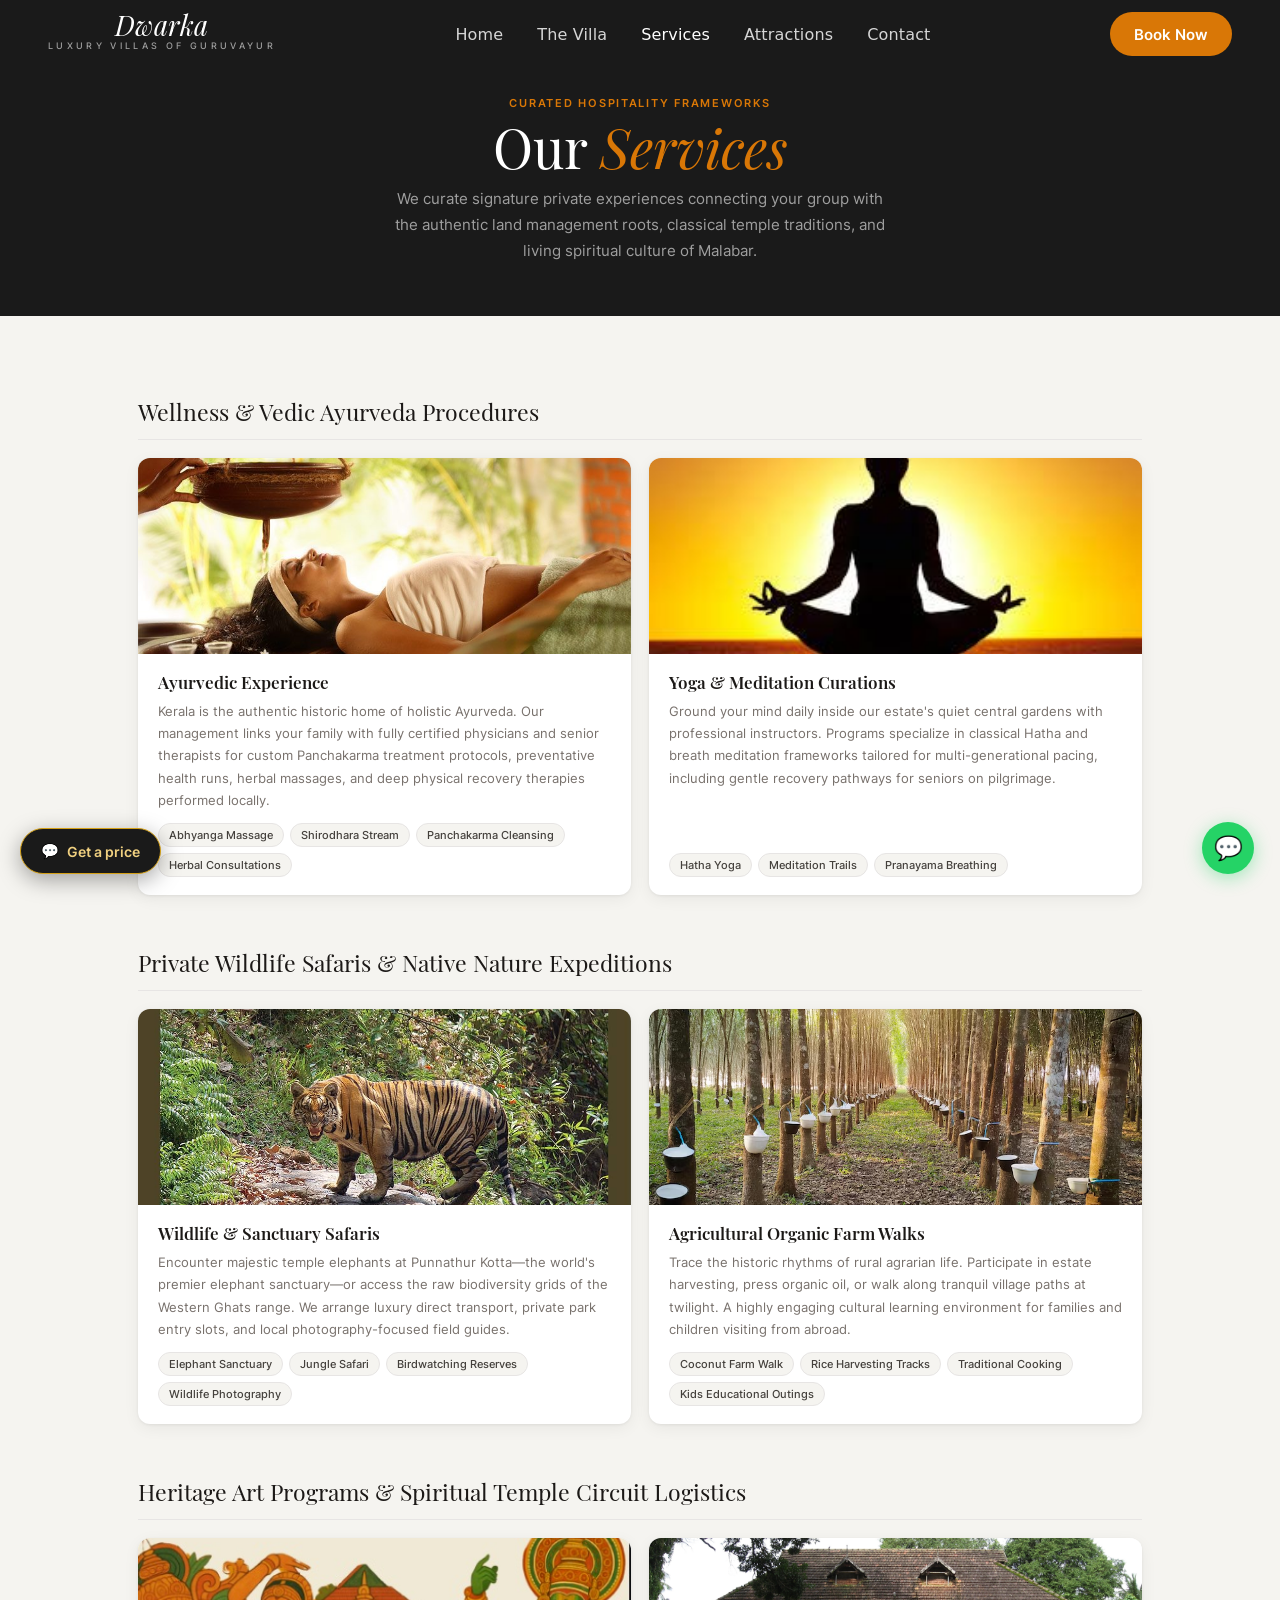
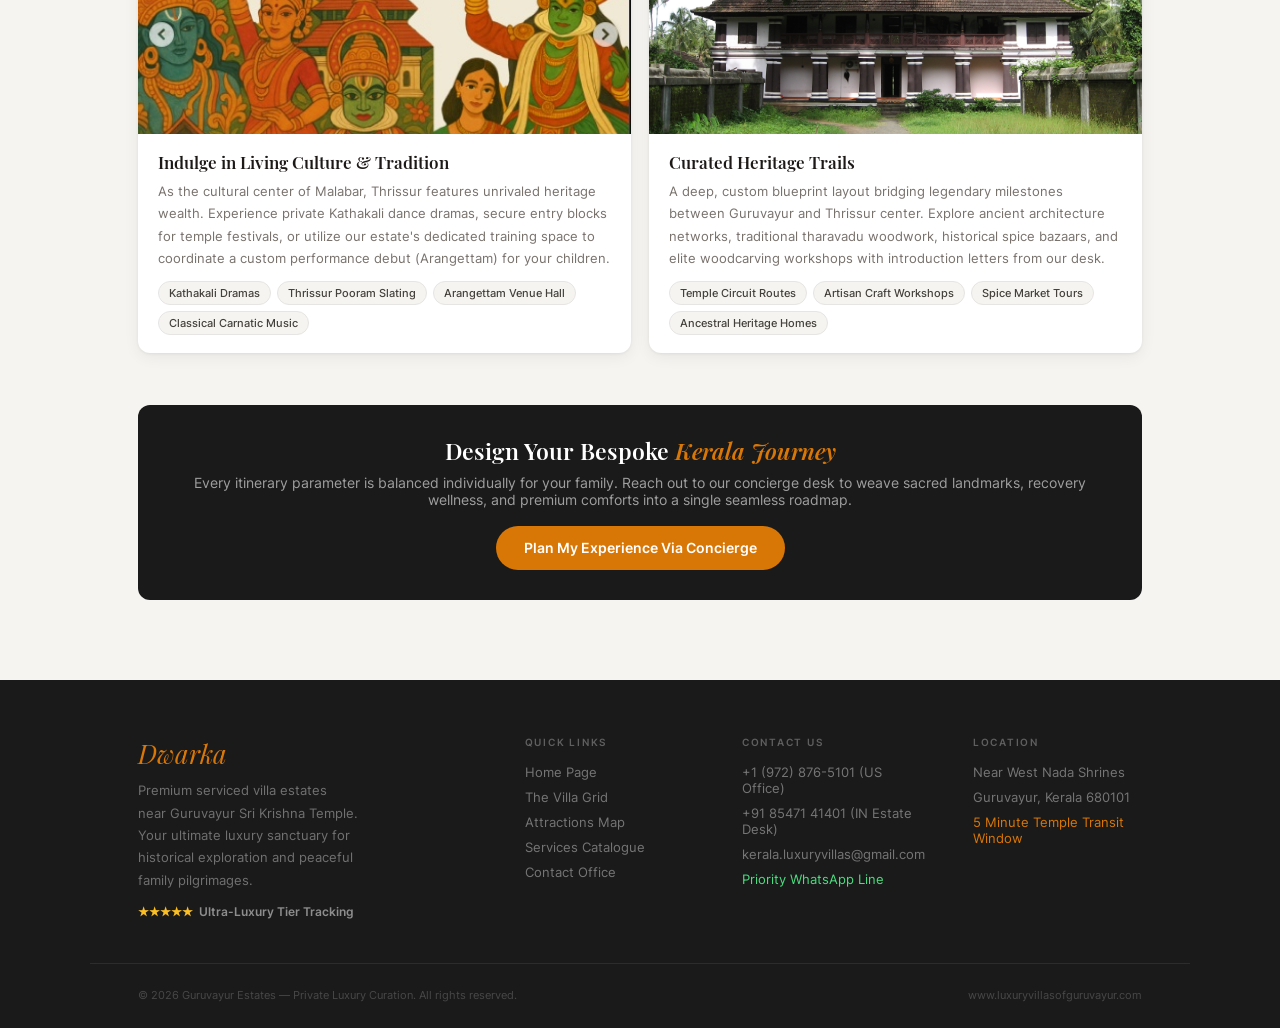
<file: services.html>
<!DOCTYPE html>
<html lang="en">
<head>
  <!-- Google tag (gtag.js) -->
  <script async src="https://www.googletagmanager.com/gtag/js?id=G-W04M1GSL7F"></script>
  <script>
    window.dataLayer = window.dataLayer || [];
    function gtag(){dataLayer.push(arguments);}
    gtag('js', new Date());
    gtag('config', 'G-W04M1GSL7F');
  </script>

  <meta charset="UTF-8">
  <meta name="viewport" content="width=device-width,initial-scale=1.0">
  
  <!-- Core SEO & AI Discovery Graph Engine Alignment -->
  <title>Services &amp; Experiences | Dwarka Villa Guruvayur | Luxury Estate Curation</title>
  <meta name="description" content="Explore bespoke services arranged by Dwarka Villa Guruvayur: Personalized Vedic Ayurveda, senior-friendly yoga guides, temple heritage trails, and private wildlife safaris.">
  <meta name="keywords" content="kerala ayurveda guruvayur, luxury villa services thrissur, wildlife safaris kerala, private arangettam venue, traditional cooking classes kerala, senior tour concierge guruvayur">
  <meta name="robots" content="index, follow, max-image-preview:large">
  <link rel="canonical" href="https://luxuryvillasofguruvayur.com/services.html">
  <meta name="author" content="Dwarka Luxury Villas of Guruvayur">
  <meta name="geo.region" content="IN-KL">
  <meta name="geo.placename" content="Guruvayur, Kerala, India">

  <!-- Open Graph & Conversational Processing Metadata Cards -->
  <meta property="og:type" content="website">
  <meta property="og:site_name" content="Dwarka — Luxury Villas of Guruvayur">
  <meta property="og:title" content="Bespoke Luxury Experiences &amp; Concierge Services | Dwarka Villa">
  <meta property="og:description" content="Connect completely with the timeless living culture of Malabar. Custom private itineraries incorporating verified medical Ayurveda treatments, organic farm harvesting tours, and temple circuits.">
  <meta property="og:url" content="https://luxuryvillasofguruvayur.com/services.html">
  <meta property="og:image" content="https://luxuryvillasofguruvayur.com/images/img-3f3a77fb28.jpg">
  <meta property="og:image:width" content="1200">
  <meta property="og:image:height" content="630">
  <meta property="og:image:alt" content="Premium curated villa service presentation framework in Guruvayur Kerala">
  <meta property="og:locale" content="en_IN">
  <meta name="twitter:card" content="summary_large_image">

  <!-- Schema graph node linking service objects to organization -->
  <script type="application/ld+json">
  {
    "@context": "https://schema.org",
    "@graph": [
      {
        "@type": "Service",
        "@id": "https://luxuryvillasofguruvayur.com/services.html#villaservice",
        "name": "Dwarka Villa Premium Curated Experiences",
        "description": "Bespoke local custom travel guides, certified Ayurveda treatment sourcing, private nature guides, and internal performance venues for family estates in Guruvayur.",
        "provider": {
          "@type": "LodgingBusiness",
          "name": "Dwarka — Luxury Villas of Guruvayur",
          "url": "https://luxuryvillasofguruvayur.com/"
        }
      }
    ]
  }
  </script>

  <link rel="stylesheet" href="css/fonts.css">
  <link rel="stylesheet" href="css/style.css">
  <style>*,*::before,*::after{margin:0;padding:0;box-sizing:border-box}html{scroll-behavior:smooth}body{font-family:'Inter',sans-serif;font-weight:400;background:#F5F4F0;color:#1C1917;overflow-x:hidden;-webkit-font-smoothing:antialiased}img{display:block;max-width:100%}a{text-decoration:none;color:inherit}:root{--orange:#D97706;--orange2:#B45309;--orange-lt:#FEF3C7;--orange-bd:#FDE68A;--stone-bg:#F5F4F0;--card:#FFFFFF;--dark:#1A1A1A;--text:#1C1917;--mid:#44403C;--muted:#78716C;--light:#A8A29E;--border:#E7E5E4;--sh:0 1px 3px rgba(0,0,0,.06),0 4px 16px rgba(0,0,0,.06);--sh-h:0 4px 12px rgba(0,0,0,.1),0 16px 36px rgba(0,0,0,.09);--r:12px}.container{max-width:1100px;margin:0 auto;padding:0 48px}.section{padding:80px 0}.section-sm{padding:48px 0}.label{font-size:.68rem;font-weight:600;letter-spacing:.16em;text-transform:uppercase;color:var(--orange);display:block;margin-bottom:10px}.h2{font-family:'Playfair Display',serif;font-size:clamp(1.8rem,3vw,2.6rem);font-weight:400;color:var(--text);line-height:1.2;margin-bottom:12px}.h2 em{font-style:italic;color:var(--orange)}.body-text{font-size:.94rem;line-height:1.8;color:var(--muted)}.center{text-align:center}.center .body-text{margin:0 auto;max-width:560px}.btn{display:inline-flex;align-items:center;gap:8px;padding:12px 28px;border-radius:9999px;font-size:.87rem;font-weight:600;cursor:pointer;transition:all .22s;border:none;font-family:'Inter',sans-serif}.btn-orange{background:var(--orange);color:#fff}.btn-orange:hover{background:var(--orange2);transform:translateY(-2px);box-shadow:0 6px 20px rgba(217,119,6,.3)}.btn-white-outline{background:transparent;color:#fff;border:1.5px solid rgba(255,255,255,.5)}.btn-white-outline:hover{background:rgba(255,255,255,.12);border-color:#fff}.btn-outline{background:transparent;color:var(--orange);border:1.5px solid var(--orange)}.btn-outline:hover{background:var(--orange-lt)}.btn-wa{background:#25D366;color:#fff}nav{position:fixed;top:0;left:0;right:0;z-index:900;height:68px;display:flex;align-items:center;padding:0 48px;transition:all .35s}nav.solid{background:rgba(26,25,23,.96);border-bottom:1px solid rgba(255,255,255,.08);backdrop-filter:blur(14px);box-shadow:0 2px 16px rgba(0,0,0,.2)}.nav-logo{display:flex;flex-direction:column;gap:1px;flex-shrink:0}.nav-logo-name{font-family:'Playfair Display',serif;font-size:1.7rem;font-style:italic;font-weight:400;color:#fff;transition:color .35s;line-height:1}nav.solid .nav-logo-name{color:#fff}.nav-logo-sub{font-size:.55rem;letter-spacing:.38em;text-transform:uppercase;color:rgba(255,255,255,.58);transition:color .35s;font-weight:500}nav.solid .nav-logo-sub{color:rgba(255,255,255,.55)}.nav-links{display:flex;gap:2px;list-style:none;margin:0 auto}.nav-links a{font-size:1rem;font-weight:500;padding:8px 16px;border-radius:9999px;color:rgba(255,255,255,.82);transition:all .2s}nav.solid .nav-links a{color:rgba(255,255,255,.82)}.nav-links a:hover{background:rgba(255,255,255,.14);color:#fff}nav.solid .nav-links a:hover{background:rgba(255,255,255,.12);color:#fff}.nav-links a.active{color:#fff}nav.solid .nav-links a.active{color:#fff;background:rgba(255,255,255,.14);font-weight:700}.nav-book{background:var(--orange)!important;color:#fff!important;border-radius:9999px!important;padding:9px 24px!important;font-size:.95rem!important;font-weight:600!important}.nav-book:hover{background:var(--orange2)!important;transform:translateY(-1px)!important}.hamburger{display:none;background:none;border:none;cursor:pointer;flex-direction:column;gap:5px;padding:4px}.hamburger span{display:block;width:22px;height:1.5px;background:#fff;transition:.3s}nav.solid .hamburger span{background:#fff}.mob-menu{display:none;position:fixed;inset:0;background:#fff;z-index:800;flex-direction:column;padding:88px 32px 32px;gap:4px}.mob-menu.open{display:flex}.mob-menu a{font-family:'Playfair Display',serif;font-size:1.4rem;color:var(--text);padding:14px 0;border-bottom:1px solid var(--border)}.mob-close{position:absolute;top:20px;right:24px;font-size:1.6rem;background:none;border:none;cursor:pointer;color:var(--muted)}.page-hero{background:var(--dark);padding:96px 0 52px;margin-top:0}.page-hero .container{text-align:center}.page-hero h1{font-family:'Playfair Display',serif;font-size:clamp(2rem,5vw,3.4rem);font-weight:400;color:#fff;line-height:1}.page-hero h1 em{font-style:italic;color:var(--orange)}.page-hero .desc{font-size:.95rem;color:rgba(255,255,255,.58);margin-top:12px;max-width:500px;margin-left:auto;margin-right:auto;line-height:1.7}.attr-card{background:var(--card);border-radius:var(--r);box-shadow:var(--sh);overflow:hidden;transition:all .25s;display:flex;flex-direction:column}.attr-card:hover{box-shadow:var(--sh-h);transform:translateY(-4px)}.attr-img{height:196px;overflow:hidden}.attr-img img{width:100%;height:100%;object-fit:cover;transition:transform .55s}.attr-card:hover .attr-img img{transform:scale(1.06)}.attr-body{padding:18px 20px;flex:1;display:flex;flex-direction:column}.attr-name{font-family:'Playfair Display',serif;font-size:1.08rem;font-weight:600;color:var(--text);margin-bottom:7px;line-height:1.2}.attr-desc{font-size:.83rem;color:var(--muted);line-height:1.68;flex:1;margin-bottom:12px}.attr-tags{display:flex;flex-wrap:wrap;gap:6px;margin-top:auto}.attr-tag{font-size:.69rem;font-weight:500;background:var(--stone-bg);color:var(--mid);padding:4px 10px;border-radius:9999px;border:1px solid var(--border)}.cat-section{margin-bottom:52px}.cat-section:last-child{margin-bottom:0}.cat-title{font-family:'Playfair Display',serif;font-size:1.45rem;font-weight:400;color:var(--text);margin-bottom:18px;padding-bottom:12px;border-bottom:1.5px solid var(--border)}.cat-grid{display:grid;gap:18px}.cat-2{grid-template-columns:repeat(2,1fr)}.fade-in{opacity:0;transform:translateY(16px);transition:opacity .55s ease,transform .55s ease}.fade-in.visible{opacity:1;transform:none}footer{background:#1A1A1A;color:rgba(255,255,255,.55);padding:56px 0 26px}.ft-grid{display:grid;grid-template-columns:2fr 1fr 1fr 1fr;gap:48px;padding-bottom:44px;border-bottom:1px solid rgba(255,255,255,.08);max-width:1100px;margin:0 auto;padding-left:48px;padding-right:48px}.ft-brand{font-family:'Playfair Display',serif;font-size:1.6rem;font-style:italic;color:var(--orange);margin-bottom:10px}.ft-desc{font-size:.8rem;color:rgba(255,255,255,.38);line-height:1.75;max-width:220px}.ft-rating{display:flex;align-items:center;gap:6px;margin-top:12px;font-size:.78rem;font-weight:600;color:rgba(255,255,255,.5)}.ft-col h4{font-size:.62rem;font-weight:700;letter-spacing:.18em;text-transform:uppercase;color:rgba(255,255,255,.3);margin-bottom:16px}.ft-col a{display:block;font-size:.82rem;color:rgba(255,255,255,.4);margin-bottom:9px;transition:color .2s}.ft-col a:hover{color:rgba(255,255,255,.85)}.ft-col .wa{color:#4ADE80}.ft-bot{max-width:1100px;margin:24px auto 0;padding:0 48px;display:flex;justify-content:space-between;align-items:center;font-size:.7rem;color:rgba(255,255,255,.2)}.float-wa{position:fixed;bottom:26px;right:26px;z-index:700;width:52px;height:52px;border-radius:50%;background:#25D366;display:flex;align-items:center;justify-content:center;font-size:1.45rem;box-shadow:0 4px 18px rgba(37,211,102,.4);animation:waP 3s ease-in-out infinite;transition:transform .2s}.float-wa:hover{transform:scale(1.1)}@keyframes waP{0%,100%{box-shadow:0 4px 18px rgba(37,211,102,.4)}50%{box-shadow:0 4px 32px rgba(37,211,102,.68),0 0 0 6px rgba(37,211,102,.1)}}@media(max-width:960px){.container{padding:0 16px!important}nav{padding:0 16px!important}.section{padding:44px 0!important}.nav-links,.nav-book{display:none!important}.hamburger{display:flex}.cat-2{grid-template-columns:1fr!important}.ft-grid{grid-template-columns:1fr 1fr!important;padding-left:16px!important;padding-right:16px!important}.ft-bot{flex-direction:column;gap:6px;text-align:center;padding:0 16px}}@media(max-width:640px){.ft-grid{grid-template-columns:1fr!important}}.btn{min-height:44px;min-width:44px}nav a,.nav-book{min-height:44px;display:inline-flex;align-items:center}.hamburger{padding:10px!important}html,body{overflow-x:hidden}img{max-width:100%}</style>
<style>/* Larger small text on phones */@media(max-width:640px){.nav-logo-sub{font-size:.6rem!important;letter-spacing:.3em!important}.attr-tag,.svc-tag{font-size:.78rem}.attr-drive{font-size:.8rem}.spec-lbl{font-size:.72rem}.spec-sub{font-size:.8rem}.about-badge-sub{font-size:.78rem}.loc-lbl{font-size:.76rem}.ci-lbl{font-size:.74rem}.ci-sub{font-size:.8rem}}</style>
</head>
<body>

  <a class="float-wa" href="https://wa.me/19728765101?text=Hi" target="_blank" aria-label="WhatsApp Priority Concierge">💬</a>
  
  <div id="mobMenu" class="mob-menu" role="dialog" aria-label="Mobile Navigation Overlay">
    <button id="mobClose" class="mob-close" aria-label="Close Menu">✕</button>
    <a href="index.html">Home</a>
    <a href="villa.html">The Villa</a>
    <a href="services.html">Services</a>
    <a href="attractions.html">Attractions</a>
    <a href="contact.html">Contact</a>
  </div>

  <nav id="mainNav" role="navigation" aria-label="Main Navigation Bar">
    <a href="index.html" class="nav-logo">
      <span class="nav-logo-name">Dwarka</span>
      <span class="nav-logo-sub">Luxury Villas of Guruvayur</span>
    </a>
    <ul class="nav-links">
      <li><a href="index.html">Home</a></li>
      <li><a href="villa.html">The Villa</a></li>
      <li><a href="services.html" class="active">Services</a></li>
      <li><a href="attractions.html">Attractions</a></li>
      <li><a href="contact.html">Contact</a></li>
    </ul>
    <a href="book.html" class="nav-book">Book Now</a>
    <button class="hamburger" aria-label="Open Mobile Menu Layer"><span></span><span></span><span></span></button>
  </nav>
  <script>document.getElementById("mainNav").classList.add("solid");</script>

  <header class="page-hero">
    <div class="container">
      <span class="label">Curated Hospitality Frameworks</span>
      <h1>Our <em>Services</em></h1>
      <p class="desc">We curate signature private experiences connecting your group with the authentic land management roots, classical temple traditions, and living spiritual culture of Malabar.</p>
    </div>
  </header>

  <main class="section" style="background:var(--stone-bg)">
    <div class="container">

      <!-- Wellness Section -->
      <section class="cat-section fade-in" aria-labelledby="wellnessTitle">
        <h2 class="cat-title" id="wellnessTitle">Wellness &amp; Vedic Ayurveda Procedures</h2>
        <div class="cat-grid cat-2">
          <article class="attr-card">
            <div class="attr-img"><img src="images/ayurveda.jpg" alt="Traditional Vedic Ayurveda Treatment Setup at Dwarka Luxury Villa" loading="lazy"></div>
            <div class="attr-body">
              <h3 class="attr-name">Ayurvedic Experience</h3>
              <p class="attr-desc">Kerala is the authentic historic home of holistic Ayurveda. Our management links your family with fully certified physicians and senior therapists for custom Panchakarma treatment protocols, preventative health runs, herbal massages, and deep physical recovery therapies performed locally.</p>
              <div class="attr-tags"><span class="attr-tag">Abhyanga Massage</span><span class="attr-tag">Shirodhara Stream</span><span class="attr-tag">Panchakarma Cleansing</span><span class="attr-tag">Herbal Consultations</span></div>
            </div>
          </article>
          <article class="attr-card">
            <div class="attr-img"><img src="images/yoga.jpg" alt="Private Garden Yoga and Meditation Sessions for Seniors" loading="lazy"></div>
            <div class="attr-body">
              <h3 class="attr-name">Yoga &amp; Meditation Curations</h3>
              <p class="attr-desc">Ground your mind daily inside our estate's quiet central gardens with professional instructors. Programs specialize in classical Hatha and breath meditation frameworks tailored for multi-generational pacing, including gentle recovery pathways for seniors on pilgrimage.</p>
              <div class="attr-tags"><span class="attr-tag">Hatha Yoga</span><span class="attr-tag">Meditation Trails</span><span class="attr-tag">Pranayama Breathing</span></div>
            </div>
          </article>
        </div>
      </section>

      <!-- Wildlife & Nature Section -->
      <section class="cat-section fade-in" aria-labelledby="natureTitle">
        <h2 class="cat-title" id="natureTitle">Private Wildlife Safaris &amp; Native Nature Expeditions</h2>
        <div class="cat-grid cat-2">
          <article class="attr-card">
            <div class="attr-img"><img src="images/WildLifeExperience.jpg" alt="Elephant Sanctuary and Jungle Safaris in Kerala Forests" loading="lazy"></div>
            <div class="attr-body">
              <h3 class="attr-name">Wildlife &amp; Sanctuary Safaris</h3>
              <p class="attr-desc">Encounter majestic temple elephants at Punnathur Kotta—the world's premier elephant sanctuary—or access the raw biodiversity grids of the Western Ghats range. We arrange luxury direct transport, private park entry slots, and local photography-focused field guides.</p>
              <div class="attr-tags"><span class="attr-tag">Elephant Sanctuary</span><span class="attr-tag">Jungle Safari</span><span class="attr-tag">Birdwatching Reserves</span><span class="attr-tag">Wildlife Photography</span></div>
            </div>
          </article>
          <article class="attr-card">
            <div class="attr-img"><img src="images/RubberFarmExperience.jpeg" alt="Authentic Agrarian Farm Experience and Paddy Walks at Dusk" loading="lazy"></div>
            <div class="attr-body">
              <h3 class="attr-name">Agricultural Organic Farm Walks</h3>
              <p class="attr-desc">Trace the historic rhythms of rural agrarian life. Participate in estate harvesting, press organic oil, or walk along tranquil village paths at twilight. A highly engaging cultural learning environment for families and children visiting from abroad.</p>
              <div class="attr-tags"><span class="attr-tag">Coconut Farm Walk</span><span class="attr-tag">Rice Harvesting Tracks</span><span class="attr-tag">Traditional Cooking</span><span class="attr-tag">Kids Educational Outings</span></div>
            </div>
          </article>
        </div>
      </section>

      <!-- Culture & Tradition Section -->
      <section class="cat-section fade-in" aria-labelledby="cultureTitle">
        <h2 class="cat-title" id="cultureTitle">Heritage Art Programs &amp; Spiritual Temple Circuit Logistics</h2>
        <div class="cat-grid cat-2">
          <article class="attr-card">
            <div class="attr-img"><img src="images/CultureAndTradition.jpeg" alt="Traditional Kathakali Performances and Arangettam Venue Hall" loading="lazy"></div>
            <div class="attr-body">
              <h3 class="attr-name">Indulge in Living Culture &amp; Tradition</h3>
              <p class="attr-desc">As the cultural center of Malabar, Thrissur features unrivaled heritage wealth. Experience private Kathakali dance dramas, secure entry blocks for temple festivals, or utilize our estate's dedicated training space to coordinate a custom performance debut (Arangettam) for your children.</p>
              <div class="attr-tags"><span class="attr-tag">Kathakali Dramas</span><span class="attr-tag">Thrissur Pooram Slating</span><span class="attr-tag">Arangettam Venue Hall</span><span class="attr-tag">Classical Carnatic Music</span></div>
            </div>
          </article>
          <article class="attr-card">
            <div class="attr-img"><img src="images/HeritageTrail.jpeg" alt="Bespoke Kerala Heritage Trails and Artisan Workshops" loading="lazy"></div>
            <div class="attr-body">
              <h3 class="attr-name">Curated Heritage Trails</h3>
              <p class="attr-desc">A deep, custom blueprint layout bridging legendary milestones between Guruvayur and Thrissur center. Explore ancient architecture networks, traditional tharavadu woodwork, historical spice bazaars, and elite woodcarving workshops with introduction letters from our desk.</p>
              <div class="attr-tags"><span class="attr-tag">Temple Circuit Routes</span><span class="attr-tag">Artisan Craft Workshops</span><span class="attr-tag">Spice Market Tours</span><span class="attr-tag">Ancestral Heritage Homes</span></div>
            </div>
          </article>
        </div>
      </section>

      <!-- CTA Block Content -->
      <section style="background:var(--dark);border-radius:12px;padding:30px;text-align:center" class="fade-in" aria-label="Custom Planning Call-to-Action">
        <h3 style="font-family:'Playfair Display',serif;font-size:1.45rem;color:#fff;margin-bottom:8px">Design Your Bespoke <em style="font-style:italic;color:var(--orange)">Kerala Journey</em></h3>
        <p style="font-size:.9rem;color:rgba(255,255,255,.58);margin-bottom:18px">Every itinerary parameter is balanced individually for your family. Reach out to our concierge desk to weave sacred landmarks, recovery wellness, and premium comforts into a single seamless roadmap.</p>
        <a href="contact.html" class="btn btn-orange">Plan My Experience Via Concierge</a>
      </section>

    </div>
  </main>

  <!-- Foot System Layout -->
  <footer>
    <div class="ft-grid">
      <div>
        <div class="ft-brand">Dwarka</div>
        <p class="ft-desc">Premium serviced villa estates near Guruvayur Sri Krishna Temple. Your ultimate luxury sanctuary for historical exploration and peaceful family pilgrimages.</p>
        <div class="ft-rating"><span style="color:#FBBF24">★★★★★</span> Ultra-Luxury Tier Tracking</div>
      </div>
      <div class="ft-col">
        <h4>Quick Links</h4>
        <a href="index.html">Home Page</a>
        <a href="villa.html">The Villa Grid</a>
        <a href="attractions.html">Attractions Map</a>
        <a href="services.html">Services Catalogue</a>
        <a href="contact.html">Contact Office</a>
      </div>
      <div class="ft-col">
        <h4>Contact Us</h4>
        <a href="tel:+19728765101">+1 (972) 876-5101 (US Office)</a>
        <a href="tel:+918547141401">+91 85471 41401 (IN Estate Desk)</a>
        <a href="mailto:kerala.luxuryvillas@gmail.com">kerala.luxuryvillas@gmail.com</a>
        <a href="https://wa.me/19728765101" target="_blank" class="wa">Priority WhatsApp Line</a>
      </div>
      <div class="ft-col">
        <h4>Location</h4>
        <a href="#">Near West Nada Shrines</a>
        <a href="#">Guruvayur, Kerala 680101</a>
        <a href="#" style="color:var(--orange)">5 Minute Temple Transit Window</a>
      </div>
    </div>
    <div class="ft-bot">
      <span>&copy; 2026 Guruvayur Estates — Private Luxury Curation. All rights reserved.</span>
      <span>www.luxuryvillasofguruvayur.com</span>
    </div>
  </footer>

  <script>
  (function(){
    const nav = document.getElementById('mainNav');
    if(!nav) return;
    function upd(){ nav.classList.toggle('solid', window.scrollY > 55); }
    window.addEventListener('scroll', upd, {passive:true});
    upd();
  })();
  (function(){
    const ham  = document.querySelector('.hamburger');
    const menu = document.getElementById('mobMenu');
    const cls  = document.getElementById('mobClose');
    if(!ham||!menu) return;
    ham.addEventListener('click', ()=>menu.classList.add('open'));
    if(cls) cls.addEventListener('click', ()=>menu.classList.remove('open'));
    menu.querySelectorAll('a').forEach(a=>a.addEventListener('click',()=>menu.classList.remove('open')));
  })();
  (function(){
    const els = document.querySelectorAll('.fade-in');
    if(!els.length) return;
    const obs = new IntersectionObserver(entries=>{
      entries.forEach(e=>{
        if(e.isIntersecting){ e.target.classList.add('visible'); obs.unobserve(e.target); }
      });
    },{threshold:.08});
    els.forEach(el=>obs.observe(el));
  })();
  </script>
<script src="js/price-chat.js" defer></script>
</body>
</html>
</file>
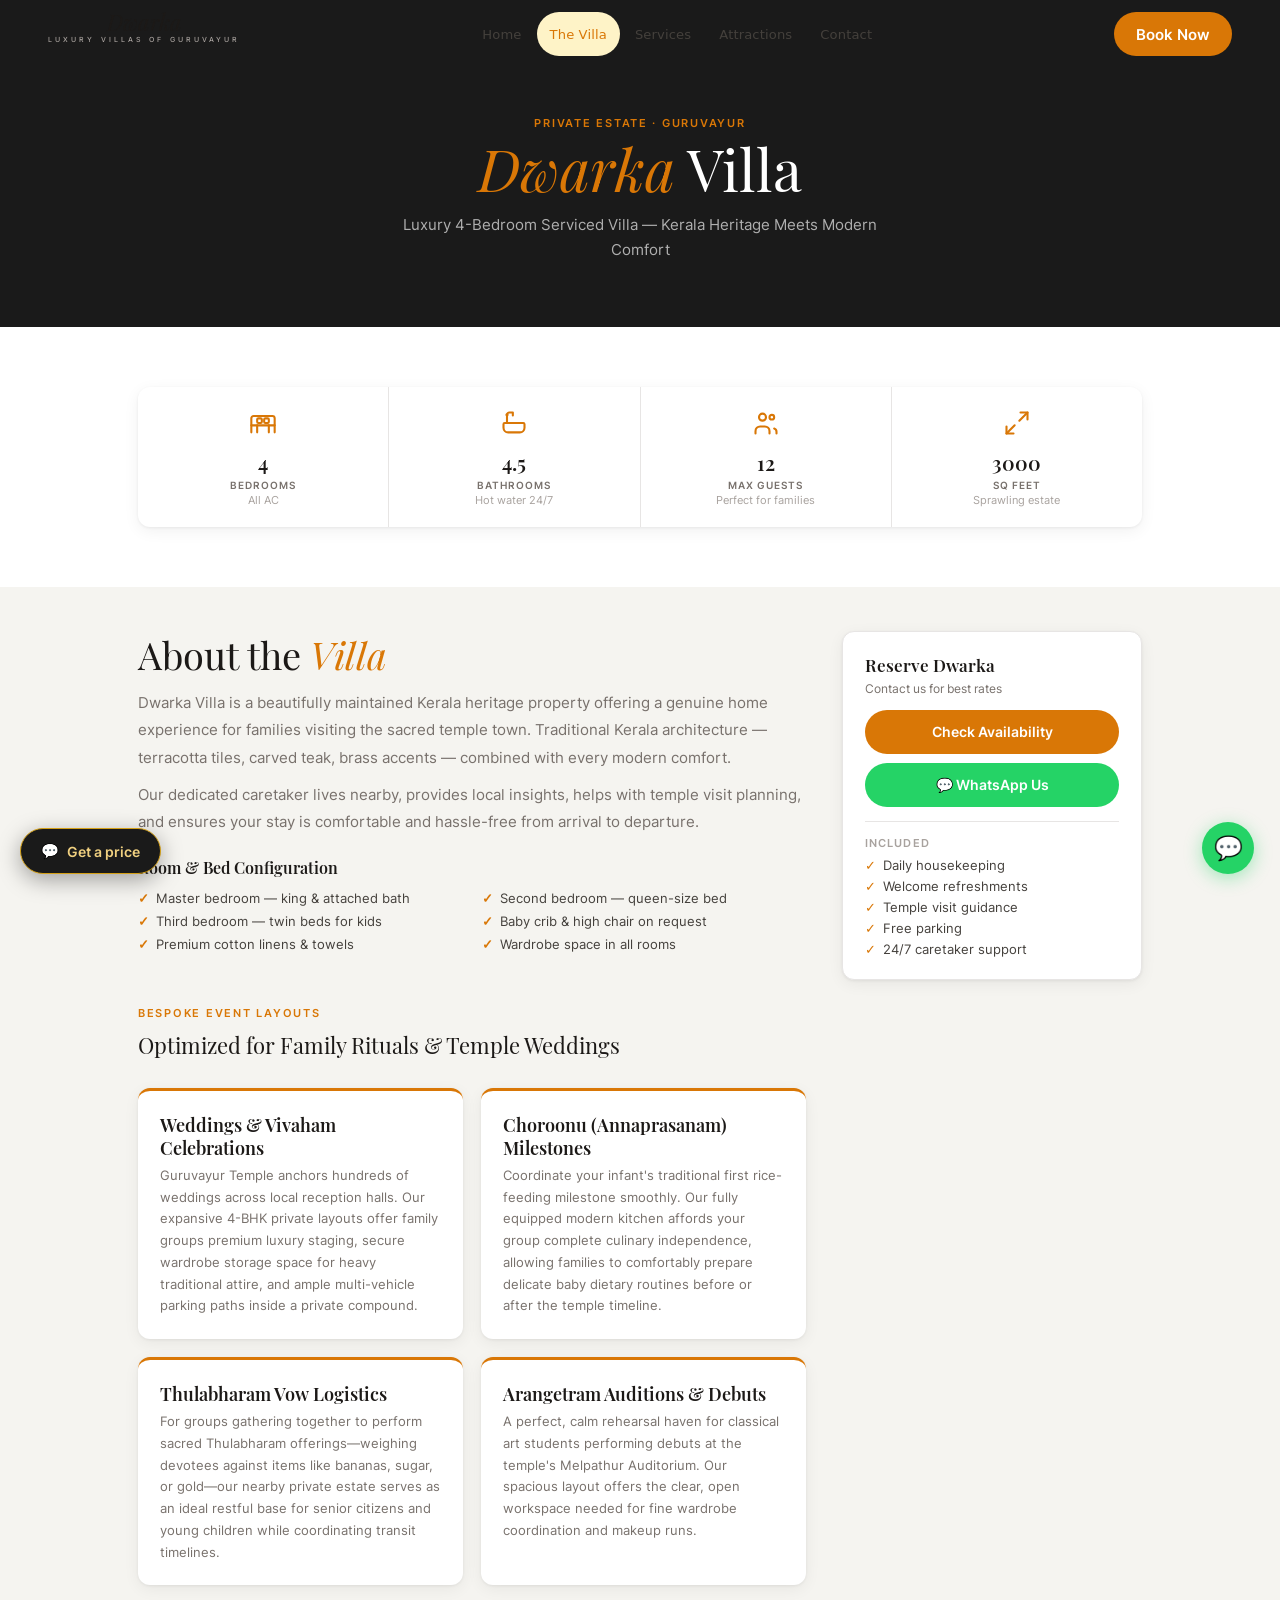
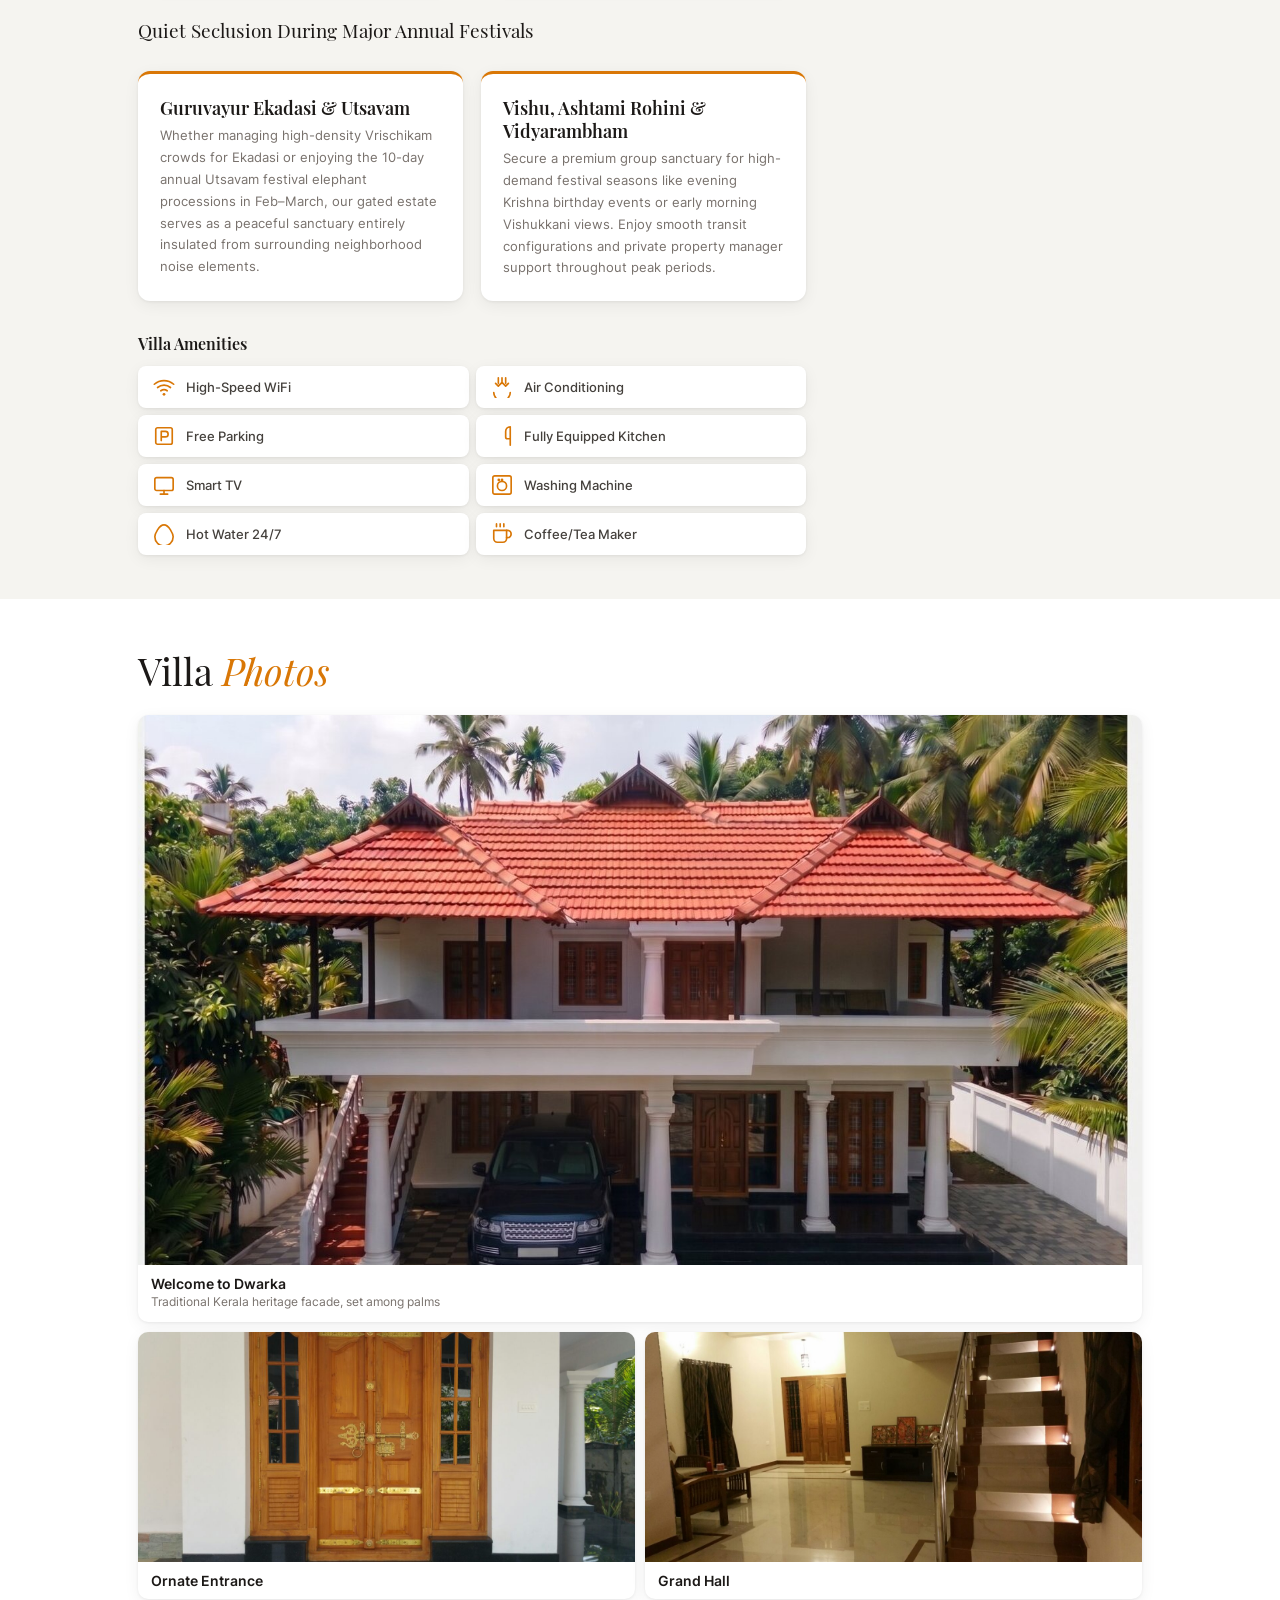
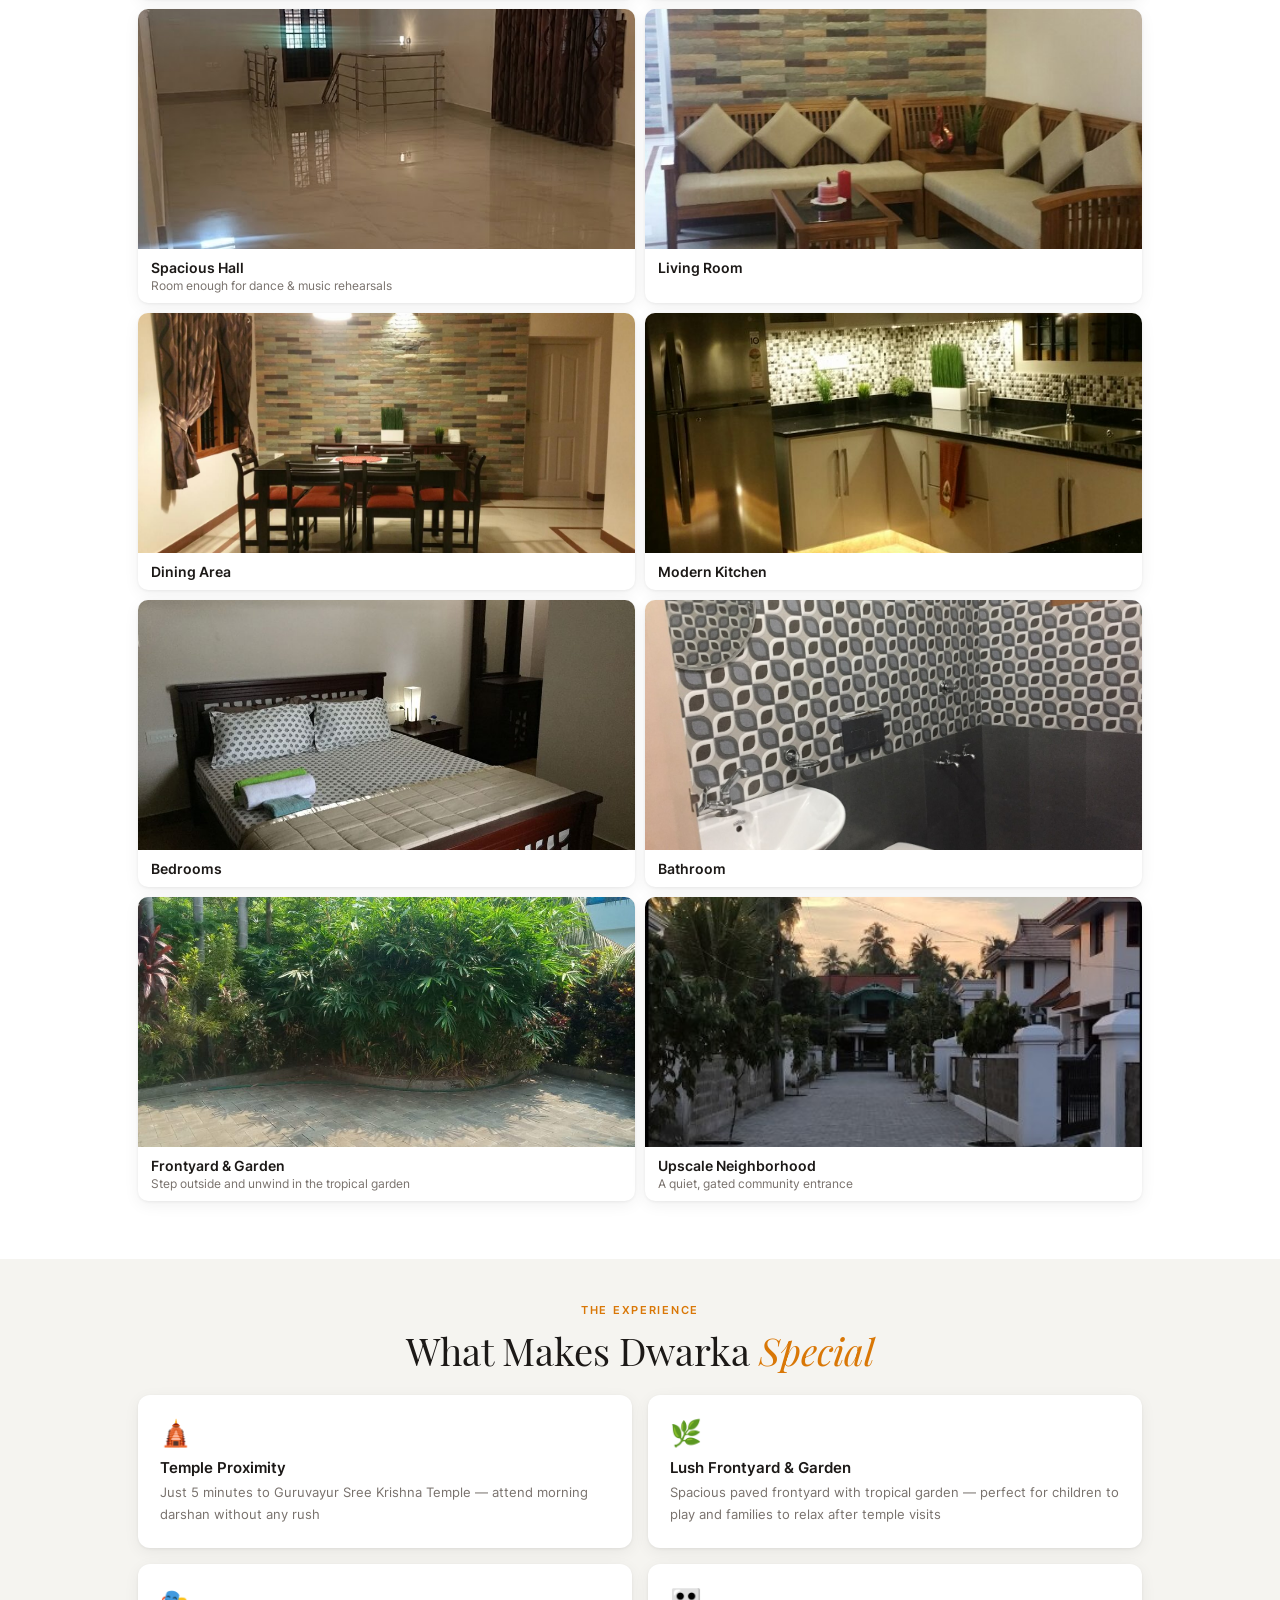
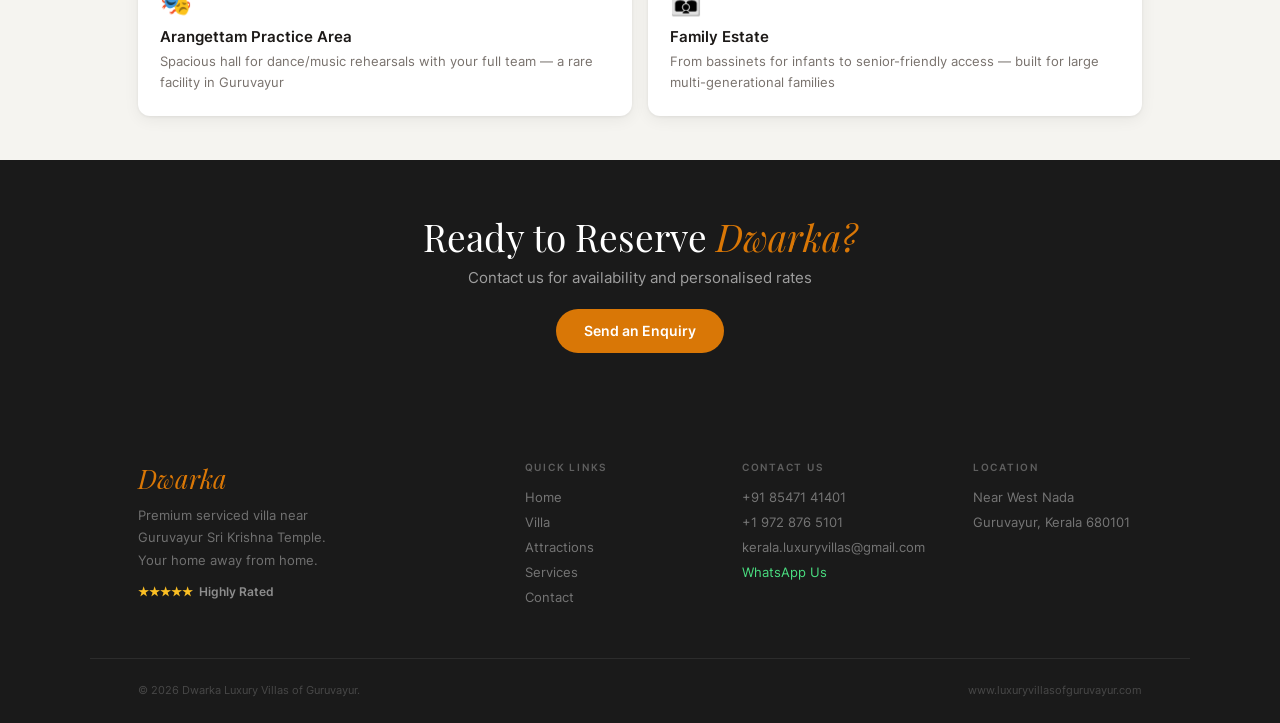
<file: villa.html>
<!DOCTYPE html>
<html lang="en">
<head>
  <script async src="https://www.googletagmanager.com/gtag/js?id=G-W04M1GSL7F"></script>
  <script>
    window.dataLayer = window.dataLayer || [];
    function gtag(){dataLayer.push(arguments);}
    gtag('js', new Date());
    gtag('config', 'G-W04M1GSL7F');
  </script>
  <meta charset="UTF-8">
  <meta name="viewport" content="width=device-width,initial-scale=1.0">
  <title>Luxury Service Villa in Guruvayur | Private 4-BHK Heritage Estate</title>
  <meta name="keywords" content="service villa guruvayur, luxury villa guruvayur, 4-BHK heritage estate kerala, private villa near guruvayur temple, guruvayur temple wedding stay, choroonu accommodation guruvayur, guruvayur ekadasi stay">
  <meta name="description" content="Experience the best service villa in Guruvayur. Dwarka offers a 3000 sq ft private heritage estate with modern amenities, full kitchen, and daily housekeeping. Perfect for family pilgrimages, weddings, and rituals.">

  <link rel="stylesheet" href="css/fonts.css">
  <link rel="stylesheet" href="css/style.css">
  
  <style>
    *,*::before,*::after{margin:0;padding:0;box-sizing:border-box}
    html{scroll-behavior:smooth}
    body{font-family:'Inter',sans-serif;font-weight:400;background:#F5F4F0;color:#1C1917;overflow-x:hidden;-webkit-font-smoothing:antialiased}
    img{display:block;max-width:100%}
    a{text-decoration:none;color:inherit}

    :root{
      --orange:#D97706;--orange2:#B45309;--orange-lt:#FEF3C7;--orange-bd:#FDE68A;
      --stone-bg:#F5F4F0;--card:#FFFFFF;--dark:#1A1A1A;
      --text:#1C1917;--mid:#44403C;--muted:#78716C;--light:#A8A29E;
      --border:#E7E5E4;
      --sh:0 1px 3px rgba(0,0,0,.06),0 4px 16px rgba(0,0,0,.06);
      --sh-h:0 4px 12px rgba(0,0,0,.1),0 16px 36px rgba(0,0,0,.09);
      --r:12px;
    }

    .container{max-width:1100px;margin:0 auto;padding:0 48px}
    .section{padding:80px 0}
    .section-sm{padding:48px 0}
    .label{font-size:.68rem;font-weight:600;letter-spacing:.16em;text-transform:uppercase;color:var(--orange);display:block;margin-bottom:10px}
    .h2{font-family:'Playfair Display',serif;font-size:clamp(1.8rem,3vw,2.6rem);font-weight:400;color:var(--text);line-height:1.2;margin-bottom:12px}
    .h2 em{font-style:italic;color:var(--orange)}
    .body-text{font-size:.94rem;line-height:1.8;color:var(--muted)}
    .center{text-align:center}
    .center .body-text{margin:0 auto;max-width:560px}

    .btn{display:inline-flex;align-items:center;gap:8px;padding:12px 28px;border-radius:9999px;font-size:.87rem;font-weight:600;cursor:pointer;transition:all .22s;border:none;font-family:'Inter',sans-serif}
    .btn-orange{background:var(--orange);color:#fff}
    .btn-orange:hover{background:var(--orange2);transform:translateY(-2px);box-shadow:0 6px 20px rgba(217,119,6,.3)}
    .btn-white-outline{background:transparent;color:#fff;border:1.5px solid rgba(255,255,255,.5)}
    .btn-white-outline:hover{background:rgba(255,255,255,.12);border-color:#fff}
    .btn-outline{background:transparent;color:var(--orange);border:1.5px solid var(--orange)}
    .btn-outline:hover{background:var(--orange-lt)}
    .btn-wa{background:#25D366;color:#fff}
    .btn-wa:hover{background:#1da851;transform:translateY(-2px)}

    /* NAV */
    nav{position:fixed;top:0;left:0;right:0;z-index:900;height:68px;display:flex;align-items:center;padding:0 48px;transition:all .35s}
    nav.solid{background:rgba(255,255,255,.97);border-bottom:1px solid var(--border);backdrop-filter:blur(12px);box-shadow:0 1px 8px rgba(0,0,0,.05)}
    .nav-logo{display:flex;flex-direction:column;gap:1px;flex-shrink:0}
    .nav-logo-name{font-family:'Playfair Display',serif;font-size:1.35rem;font-style:italic;font-weight:400;color:var(--text);transition:color .35s;line-height:1}
    .nav-logo-sub{font-size:.44rem;letter-spacing:.44em;text-transform:uppercase;color:var(--light);transition:color .35s;font-weight:500}
    .nav-links{display:flex;gap:2px;list-style:none;margin:0 auto}
    .nav-links a{font-size:.82rem;font-weight:500;padding:7px 13px;border-radius:9999px;color:var(--mid);transition:all .2s}
    .nav-links a:hover{background:var(--orange-lt);color:var(--orange)}
    .nav-links a.active{color:var(--orange);background:var(--orange-lt)}
    .nav-book{background:var(--orange)!important;color:#fff!important;border-radius:9999px!important;padding:8px 22px!important;font-sizeexport:.82rem!important;font-weight:600!important}
    .nav-book:hover{background:var(--orange2)!important;transform:translateY(-1px)!important}
    .hamburger{display:none;background:none;border:none;cursor:pointer;flex-direction:column;gap:5px;padding:4px}
    .hamburger span{display:block;width:22px;height:1.5px;background:var(--text);transition:.3s}
    .mob-menu{display:none;position:fixed;inset:0;background:#fff;z-index:800;flex-direction:column;padding:88px 32px 32px;gap:4px}
    .mob-menu.open{display:flex}
    .mob-menu a{font-family:'Playfair Display',serif;font-size:1.4rem;color:var(--text);padding:14px 0;border-bottom:1px solid var(--border)}
    .mob-close{position:absolute;top:20px;right:24px;font-size:1.6rem;background:none;border:none;cursor:pointer;color:var(--muted)}

    /* Page hero */
    .page-hero{background:var(--dark);padding:116px 0 64px;margin-top:0}
    .page-hero .container{text-align:center}
    .page-hero h1{font-family:'Playfair Display',serif;font-size:clamp(2.2rem,5vw,3.6rem);font-weight:400;color:#fff;line-height:1}
    .page-hero h1 em{font-style:italic;color:var(--orange)}
    .page-hero .desc{font-size:.95rem;color:rgba(255,255,255,.65);margin-top:14px;max-width:500px;margin-left:auto;margin-right:auto;line-height:1.7}

    /* SPEC BAR */
    .spec-bar{display:flex;gap:0;background:var(--card);border-radius:var(--r);box-shadow:var(--sh);overflow:hidden;margin:28px 0}
    .spec-item{flex:1;padding:20px 14px;text-align:center;border-right:1px solid var(--border);display:flex;flex-direction:column;align-items:center}
    .spec-item:last-child{border-right:none}
    .spec-icon{display:flex;align-items:center;justify-content:center;margin-bottom:10px;height:32px}
    .spec-val{font-family:'Playfair Display',serif;font-size:1.25rem;font-weight:600;color:var(--text);display:block}
    .spec-lbl{font-size:.63rem;font-weight:600;letter-spacing:.1em;text-transform:uppercase;color:var(--muted);margin-top:3px;display:block}
    .spec-sub{font-size:.7rem;color:var(--light);margin-top:2px;display:block}

    /* EVENT STRUCTURES */
    .event-section-header{margin-top:54px;margin-bottom:28px}
    .event-matrix{display:grid;grid-template-columns:1fr 1fr;gap:18px;margin-bottom:32px}
    .evt-card{background:var(--card);border-radius:var(--r);padding:22px;box-shadow:var(--sh);border-top:3.5px solid var(--orange);transition:all .22s}
    .evt-card:hover{box-shadow:var(--sh-h);transform:translateY(-2px)}
    .evt-title{font-family:'Playfair Display',serif;font-size:1.1rem;font-weight:600;color:var(--text);margin-bottom:6px}
    .evt-desc{font-size:.84rem;color:var(--muted);line-height:1.62}

    /* AMENITIES */
    .amenity-chip{display:flex;align-items:center;gap:10px;background:var(--card);border-radius:8px;padding:10px 14px;font-size:.84rem;font-weight:500;color:var(--mid);box-shadow:var(--sh)}
    .amenity-chip-icon{display:flex;align-items:center;justify-content:center;width:24px;flex-shrink:0}

    /* FEATURES */
    .feat-card{background:var(--card);border-radius:var(--r);padding:22px;box-shadow:var(--sh);transition:all .25s}
    .feat-card:hover{box-shadow:var(--sh-h);transform:translateY(-3px)}
    .feat-icon{font-size:1.6rem;margin-bottom:10px}
    .feat-name{font-weight:700;font-size:.94rem;color:var(--text);margin-bottom:5px}
    .feat-desc{font-size:.82rem;color:var(--muted);line-height:1.65}

    /* CTA & FOOTER */
    .cta-dark{background:var(--dark);padding:52px 0;text-align:center}
    .cta-dark h2{font-family:'Playfair Display',serif;font-size:clamp(1.6rem,3vw,2.3rem);font-weight:400;color:#fff;margin-bottom:8px}
    .cta-dark h2 em{font-style:italic;color:var(--orange)}
    .cta-dark p{font-size:.93rem;color:rgba(255,255,255,.58);margin-bottom:22px}
    footer{background:#1A1A1A;color:rgba(255,255,255,.55);padding:56px 0 26px}
    .ft-grid{display:grid;grid-template-columns:2fr 1fr 1fr 1fr;gap:48px;padding-bottom:44px;border-bottom:1px solid rgba(255,255,255,.08);max-width:1100px;margin:0 auto;padding-left:48px;padding-right:48px}
    .ft-brand{font-family:'Playfair Display',serif;font-size:1.6rem;font-style:italic;color:var(--orange);margin-bottom:10px}
    .ft-desc{font-size:.8rem;color:rgba(255,255,255,.38);line-height:1.75;max-width:220px}
    .ft-rating{display:flex;align-items:center;gap:6px;margin-top:12px;font-size:.78rem;font-weight:600;color:rgba(255,255,255,.5)}
    .ft-col h4{font-size:.62rem;font-weight:700;letter-spacing:.18em;text-transform:uppercase;color:rgba(255,255,255,.3);margin-bottom:16px}
    .ft-col a{display:block;font-size:.82rem;color:rgba(255,255,255,.4);margin-bottom:9px;transition:color .2s}
    .ft-col a:hover{color:rgba(255,255,255,.85)}
    .ft-col .wa{color:#4ADE80}
    .ft-bot{max-width:1100px;margin:24px auto 0;padding:0 48px;display:flex;justify-content:space-between;align-items:center;font-size:.7rem;color:rgba(255,255,255,.2)}

    .float-wa{position:fixed;bottom:26px;right:26px;z-index:700;width:52px;height:52px;border-radius:50%;background:#25D366;display:flex;align-items:center;justify-content:center;font-size:1.45rem;box-shadow:0 4px 18px rgba(37,211,102,.4);transition:transform .2s}
    .float-wa:hover{transform:scale(1.1)}
    .fade-in{opacity:0;transform:translateY(16px);transition:opacity .55s ease,transform .55s ease}
    .fade-in.visible{opacity:1;transform:none}

    .about-wrap{grid-template-columns:1fr 300px}
    .feat-grid{grid-template-columns:repeat(2,1fr)}

    @media(max-width:960px){
      .container{padding:0 16px}
      nav{padding:0 16px; background:#fff !important; border-bottom:1px solid var(--border)}
      .nav-links,.nav-book{display:none!important}
      .hamburger{display:flex}
      .about-wrap{grid-template-columns:1fr}
      .ft-grid{grid-template-columns:1fr 1fr;gap:28px;padding-left:16px;padding-right:16px}
      .ft-bot{flex-direction:column;gap:6px;text-align:center;padding:0 16px}
      .event-matrix{grid-template-columns:1fr}
      .spec-bar{flex-wrap:wrap}
      .spec-item{min-width:50%;border-bottom:1px solid var(--border)}
    }
    @media(max-width:640px){
      .event-matrix{grid-template-columns:1fr}
      .ft-grid{grid-template-columns:1fr}
      .gallery-row{grid-template-columns:1fr!important}
      .feat-grid{grid-template-columns:1fr}
      .room-grid{grid-template-columns:1fr!important}
      .gallery-hero-img{height:300px!important}
      .gallery-img-wrap{height:250px!important}
      .gallery-img-wrap-lg{height:300px!important}
    }
  </style>
<style>/* Larger small text on phones */@media(max-width:640px){.nav-logo-sub{font-size:.6rem!important;letter-spacing:.3em!important}.attr-tag,.svc-tag{font-size:.78rem}.attr-drive{font-size:.8rem}.spec-lbl{font-size:.72rem}.spec-sub{font-size:.8rem}.about-badge-sub{font-size:.78rem}.loc-lbl{font-size:.76rem}.ci-lbl{font-size:.74rem}.ci-sub{font-size:.8rem}}</style>
</head>
<body>

<a class="float-wa" href="https://wa.me/918547141401?text=Hi" target="_blank">&#x1F4AC;</a>

<div id="mobMenu" class="mob-menu">
  <button id="mobClose" class="mob-close">&#x2715;</button>
  <a href="index.html">Home</a>
  <a href="villa.html">The Villa</a>
  <a href="services.html">Services</a>
  <a href="attractions.html">Attractions</a>
  <a href="contact.html">Contact</a>
</div>

<nav id="mainNav" class="solid">
  <a href="index.html" class="nav-logo">
    <span class="nav-logo-name">Dwarka</span>
    <span class="nav-logo-sub">Luxury Villas of Guruvayur</span>
  </a>
  <ul class="nav-links">
    <li><a href="index.html">Home</a></li>
    <li><a href="villa.html" class="active">The Villa</a></li>
    <li><a href="services.html">Services</a></li>
    <li><a href="attractions.html">Attractions</a></li>
    <li><a href="contact.html">Contact</a></li>
  </ul>
  <a href="contact.html" class="nav-book">Book Now</a>
  <button class="hamburger"><span></span><span></span><span></span></button>
</nav>

<div class="page-hero">
  <div class="container">
    <span class="label">Private Estate &middot; Guruvayur</span>
    <h1><em>Dwarka</em> Villa</h1>
    <p class="desc">Luxury 4-Bedroom Serviced Villa &mdash; Kerala Heritage Meets Modern Comfort</p>
  </div>
</div>

<section style="background:#fff;padding:32px 0">
  <div class="container">
    <div class="spec-bar fade-in">
      <div class="spec-item">
        <span class="spec-icon">
          <svg width="28" height="28" viewBox="0 0 24 24" fill="none" stroke="#D97706" stroke-width="1.8" stroke-linecap="round" stroke-linejoin="round">
            <path d="M2 20V8a2 2 0 0 1 2-2h16a2 2 0 0 1 2 2v12"/><path d="M2 14h20"/><path d="M7 14v6"/><path d="M17 14v6"/><rect x="7" y="8" width="4" height="4" rx="1"/><rect x="13" y="8" width="4" height="4" rx="1"/>
          </svg>
        </span>
        <span class="spec-val">4</span>
        <span class="spec-lbl">Bedrooms</span>
        <span class="spec-sub">All AC</span>
      </div>
      <div class="spec-item">
        <span class="spec-icon">
          <svg width="28" height="28" viewBox="0 0 24 24" fill="none" stroke="#D97706" stroke-width="1.8" stroke-linecap="round" stroke-linejoin="round">
            <path d="M4 12h16a1 1 0 0 1 1 1v3a4 4 0 0 1-4 4H7a4 4 0 0 1-4-4v-3a1 1 0 0 1 1-1z"/><path d="M6 12V5c0-1.1.9-2 2-2h3v2.5"/><circle cx="6" cy="5" r=".5" fill="#D97706"/>
          </svg>
        </span>
        <span class="spec-val">4.5</span>
        <span class="spec-lbl">Bathrooms</span>
        <span class="spec-sub">Hot water 24/7</span>
      </div>
      <div class="spec-item">
        <span class="spec-icon">
          <svg width="28" height="28" viewBox="0 0 24 24" fill="none" stroke="#D97706" stroke-width="1.8" stroke-linecap="round" stroke-linejoin="round">
            <circle cx="9" cy="7" r="3"/><path d="M3 21v-2a4 4 0 0 1 4-4h4a4 4 0 0 1 4 4v2"/><circle cx="17" cy="7" r="2"/><path d="M21 21v-1.5a3 3 0 0 0-2-2.8"/>
          </svg>
        </span>
        <span class="spec-val">12</span>
        <span class="spec-lbl">Max Guests</span>
        <span class="spec-sub">Perfect for families</span>
      </div>
      <div class="spec-item">
        <span class="spec-icon">
          <svg width="28" height="28" viewBox="0 0 24 24" fill="none" stroke="#D97706" stroke-width="1.8" stroke-linecap="round" stroke-linejoin="round">
            <polyline points="15 3 21 3 21 9"/><polyline points="9 21 3 21 3 15"/><line x1="21" y1="3" x2="14" y2="10"/><line x1="3" y1="21" x2="10" y2="14"/>
          </svg>
        </span>
        <span class="spec-val">3000</span>
        <span class="spec-lbl">Sq Feet</span>
        <span class="spec-sub">Sprawling estate</span>
      </div>
    </div>
  </div>
</section>

<section style="background:var(--stone-bg);padding:44px 0">
  <div class="container">
    <div style="display:grid;gap:36px;align-items:start" class="fade-in about-wrap">
      <div>
        <h2 class="h2" style="margin-bottom:12px">About the <em>Villa</em></h2>
        <p class="body-text">Dwarka Villa is a beautifully maintained Kerala heritage property offering a genuine home experience for families visiting the sacred temple town. Traditional Kerala architecture &mdash; terracotta tiles, carved teak, brass accents &mdash; combined with every modern comfort.</p>
        <p class="body-text" style="margin-top:10px">Our dedicated caretaker lives nearby, provides local insights, helps with temple visit planning, and ensures your stay is comfortable and hassle-free from arrival to departure.</p>
        
        <h3 style="font-family:'Playfair Display',serif;font-size:1rem;font-weight:600;color:var(--text);margin:22px 0 12px">Room &amp; Bed Configuration</h3>
        <div style="display:grid;grid-template-columns:1fr 1fr;gap:7px 20px" class="room-grid">
          <div style="display:flex;gap:7px;font-size:.83rem;color:var(--mid)"><span style="color:var(--orange);font-weight:700">&#x2713;</span>Master bedroom &mdash; king &amp; attached bath</div>
          <div style="display:flex;gap:7px;font-size:.83rem;color:var(--mid)"><span style="color:var(--orange);font-weight:700">&#x2713;</span>Second bedroom &mdash; queen-size bed</div>
          <div style="display:flex;gap:7px;font-size:.83rem;color:var(--mid)"><span style="color:var(--orange);font-weight:700">&#x2713;</span>Third bedroom &mdash; twin beds for kids</div>
          <div style="display:flex;gap:7px;font-size:.83rem;color:var(--mid)"><span style="color:var(--orange);font-weight:700">&#x2713;</span>Baby crib &amp; high chair on request</div>
          <div style="display:flex;gap:7px;font-size:.83rem;color:var(--mid)"><span style="color:var(--orange);font-weight:700">&#x2713;</span>Premium cotton linens &amp; towels</div>
          <div style="display:flex;gap:7px;font-size:.83rem;color:var(--mid)"><span style="color:var(--orange);font-weight:700">&#x2713;</span>Wardrobe space in all rooms</div>
        </div>
        
        <div class="event-section-header">
          <span class="label">Bespoke Event Layouts</span>
          <h3 style="font-family:'Playfair Display',serif;font-size:1.4rem;font-weight:400;color:var(--text);text-align:left">Optimized for Family Rituals &amp; Temple Weddings</h3>
        </div>
        <div class="event-matrix">
          <div class="evt-card">
            <h4 class="evt-title">Weddings &amp; Vivaham Celebrations</h4>
            <p class="evt-desc">Guruvayur Temple anchors hundreds of weddings across local reception halls. Our expansive 4-BHK private layouts offer family groups premium luxury staging, secure wardrobe storage space for heavy traditional attire, and ample multi-vehicle parking paths inside a private compound.</p>
          </div>
          <div class="evt-card">
            <h4 class="evt-title">Choroonu (Annaprasanam) Milestones</h4>
            <p class="evt-desc">Coordinate your infant's traditional first rice-feeding milestone smoothly. Our fully equipped modern kitchen affords your group complete culinary independence, allowing families to comfortably prepare delicate baby dietary routines before or after the temple timeline.</p>
          </div>
          <div class="evt-card">
            <h4 class="evt-title">Thulabharam Vow Logistics</h4>
            <p class="evt-desc">For groups gathering together to perform sacred Thulabharam offerings—weighing devotees against items like bananas, sugar, or gold—our nearby private estate serves as an ideal restful base for senior citizens and young children while coordinating transit timelines.</p>
          </div>
          <div class="evt-card">
            <h4 class="evt-title">Arangetram Auditions &amp; Debuts</h4>
            <p class="evt-desc">A perfect, calm rehearsal haven for classical art students performing debuts at the temple's Melpathur Auditorium. Our spacious layout offers the clear, open workspace needed for fine wardrobe coordination and makeup runs.</p>
          </div>
        </div>

        <div class="event-section-header" style="margin-top:24px">
          <h3 style="font-family:'Playfair Display',serif;font-size:1.2rem;font-weight:400;color:var(--text);text-align:left">Quiet Seclusion During Major Annual Festivals</h3>
        </div>
        <div class="event-matrix">
          <div class="evt-card">
            <h4 class="evt-title">Guruvayur Ekadasi &amp; Utsavam</h4>
            <p class="evt-desc">Whether managing high-density Vrischikam crowds for Ekadasi or enjoying the 10-day annual Utsavam festival elephant processions in Feb–March, our gated estate serves as a peaceful sanctuary entirely insulated from surrounding neighborhood noise elements.</p>
          </div>
          <div class="evt-card">
            <h4 class="evt-title">Vishu, Ashtami Rohini &amp; Vidyarambham</h4>
            <p class="evt-desc">Secure a premium group sanctuary for high-demand festival seasons like evening Krishna birthday events or early morning Vishukkani views. Enjoy smooth transit configurations and private property manager support throughout peak periods.</p>
          </div>
        </div>

        <h3 style="font-family:'Playfair Display',serif;font-size:1rem;font-weight:600;color:var(--text);margin:32px 0 12px">Villa Amenities</h3>
        <div style="display:grid;grid-template-columns:repeat(2,1fr);gap:7px">
          <div class="amenity-chip"><span class="amenity-chip-icon"><svg width="22" height="22" viewBox="0 0 24 24" fill="none" stroke="#D97706" stroke-width="1.8" stroke-linecap="round" stroke-linejoin="round"><path d="M5 12.55a11 11 0 0 1 14.08 0"/><path d="M1.42 9a16 16 0 0 1 21.16 0"/><path d="M8.53 16.11a6 6 0 0 1 6.95 0"/><circle cx="12" cy="20" r="1.5" fill="#D97706" stroke="none"/></svg></span>High-Speed WiFi</div>
          <div class="amenity-chip"><span class="amenity-chip-icon"><svg width="22" height="22" viewBox="0 0 24 24" fill="none" stroke="#D97706" stroke-width="1.8" stroke-linecap="round" stroke-linejoin="round"><path d="M8 2v6M16 2v6M12 2v6M5 8l3 3 4-4 4 4 3-3M3 18a9 9 0 0 0 18 0"/></svg></span>Air Conditioning</div>
          <div class="amenity-chip"><span class="amenity-chip-icon"><svg width="22" height="22" viewBox="0 0 24 24" fill="none" stroke="#D97706" stroke-width="1.8" stroke-linecap="round" stroke-linejoin="round"><rect x="3" y="3" width="18" height="18" rx="2"/><path d="M9 17V7h4.5a3 3 0 0 1 0 6H9"/></svg></span>Free Parking</div>
          <div class="amenity-chip"><span class="amenity-chip-icon"><svg width="22" height="22" viewBox="0 0 24 24" fill="none" stroke="#D97706" stroke-width="1.8" stroke-linecap="round" stroke-linejoin="round"><path d="M21 15V2a5 5 0 0 0-5 5v6c0 1.1.9 2 2 2h3v7"/></svg></span>Fully Equipped Kitchen</div>
          <div class="amenity-chip"><span class="amenity-chip-icon"><svg width="22" height="22" viewBox="0 0 24 24" fill="none" stroke="#D97706" stroke-width="1.8" stroke-linecap="round" stroke-linejoin="round"><rect x="2" y="4" width="20" height="14" rx="2"/><line x1="8" y1="22" x2="16" y2="22"/><line x1="12" y1="18" x2="12" y2="22"/></svg></span>Smart TV</div>
          <div class="amenity-chip"><span class="amenity-chip-icon"><svg width="22" height="22" viewBox="0 0 24 24" fill="none" stroke="#D97706" stroke-width="1.8" stroke-linecap="round" stroke-linejoin="round"><rect x="2" y="2" width="20" height="20" rx="2"/><circle cx="12" cy="13" r="5"/><circle cx="8.5" cy="6.5" r="1.5" fill="#D97706" stroke="none"/><circle cx="12" cy="6.5" r="1.5" fill="#D97706" stroke="none"/></svg></span>Washing Machine</div>
          <div class="amenity-chip"><span class="amenity-chip-icon"><svg width="22" height="22" viewBox="0 0 24 24" fill="none" stroke="#D97706" stroke-width="1.8" stroke-linecap="round" stroke-linejoin="round"><path d="M12 2C6.5 2 2 12.2 2 15a10 10 0 0 0 20 0C22 12.2 17.5 2 12 2z"/></svg></span>Hot Water 24/7</div>
          <div class="amenity-chip"><span class="amenity-chip-icon"><svg width="22" height="22" viewBox="0 0 24 24" fill="none" stroke="#D97706" stroke-width="1.8" stroke-linecap="round" stroke-linejoin="round"><path d="M17 8h1a4 4 0 0 1 0 8h-1"/><path d="M3 8h14v9a4 4 0 0 1-4 4H7a4 4 0 0 1-4-4V8z"/><line x1="6" y1="1" x2="6" y2="4"/><line x1="10" y1="1" x2="10" y2="4"/><line x1="14" y1="1" x2="14" y2="4"/></svg></span>Coffee/Tea Maker</div>
        </div>
      </div>
      
      <div style="position:sticky;top:80px">
        <div style="background:#fff;border-radius:12px;border:1.5px solid var(--border);padding:22px;box-shadow:var(--sh)">
          <h3 style="font-family:'Playfair Display',serif;font-size:1.05rem;color:var(--text);margin-bottom:5px">Reserve Dwarka</h3>
          <p style="font-size:.78rem;color:var(--muted);margin-bottom:14px">Contact us for best rates</p>
          <a href="book.html" class="btn btn-orange" style="width:100%;justify-content:center;display:flex;margin-bottom:9px">Check Availability</a>
          <a href="https://wa.me/918547141401?text=Hi" target="_blank" class="btn btn-wa" style="width:100%;justify-content:center;display:flex">&#x1F4AC; WhatsApp Us</a>
          <div style="margin-top:14px;padding-top:14px;border-top:1px solid var(--border)">
            <div style="font-size:.68rem;font-weight:700;text-transform:uppercase;letter-spacing:.1em;color:var(--light);margin-bottom:8px">Included</div>
            <div style="display:flex;flex-direction:column;gap:6px">
              <div style="display:flex;gap:7px;font-size:.8rem;color:var(--mid)"><span style="color:var(--orange)">&#x2713;</span>Daily housekeeping</div>
              <div style="display:flex;gap:7px;font-size:.8rem;color:var(--mid)"><span style="color:var(--orange)">&#x2713;</span>Welcome refreshments</div>
              <div style="display:flex;gap:7px;font-size:.8rem;color:var(--mid)"><span style="color:var(--orange)">&#x2713;</span>Temple visit guidance</div>
              <div style="display:flex;gap:7px;font-size:.8rem;color:var(--mid)"><span style="color:var(--orange)">&#x2713;</span>Free parking</div>
              <div style="display:flex;gap:7px;font-size:.8rem;color:var(--mid)"><span style="color:var(--orange)">&#x2713;</span>24/7 caretaker support</div>
            </div>
          </div>
        </div>
      </div>
    </div>
  </div>
</section>

<section style="background:#fff;padding:48px 0" id="gallery">
  <div class="container">
    <h2 class="h2 fade-in" style="margin-bottom:22px">Villa <em>Photos</em></h2>

    <!-- Arrival: the facade welcomes you, full width so the whole house reads clearly -->
    <div style="margin-bottom:10px" class="fade-in gallery-row">
      <div style="background:#fff;border-radius:10px;overflow:hidden;box-shadow:var(--sh)">
        <div class="gallery-hero-img" style="height:550px;overflow:hidden"><img src="images/Home.jpg" alt="Villa Exterior" loading="lazy" style="width:100%;height:100%;object-fit:cover;transition:transform .5s" onmouseover="this.style.transform='scale(1.04)'" onmouseout="this.style.transform='scale(1)'"></div>
        <div style="padding:10px 13px 13px"><div style="font-weight:600;font-size:.88rem;color:var(--text)">Welcome to Dwarka</div><div style="font-size:.76rem;color:var(--muted);margin-top:2px">Traditional Kerala heritage facade, set among palms</div></div>
      </div>
    </div>

    <!-- The door opens, you step into the grand hall -->
    <div style="display:grid;grid-template-columns:1fr 1fr;gap:10px;margin-bottom:10px" class="fade-in gallery-row">
      <div style="background:#fff;border-radius:10px;overflow:hidden;box-shadow:var(--sh)">
        <div class="gallery-img-wrap" style="height:230px;overflow:hidden"><img src="images/OrnateTeakBrassEntrance.jpg" alt="Entrance Door" loading="lazy" style="width:100%;height:100%;object-fit:cover"></div>
        <div style="padding:10px 13px"><div style="font-weight:600;font-size:.88rem;color:var(--text)">Ornate Entrance</div></div>
      </div>
      <div style="background:#fff;border-radius:10px;overflow:hidden;box-shadow:var(--sh)">
        <div class="gallery-img-wrap" style="height:230px;overflow:hidden"><img src="images/GrandHall.jpg" alt="Grand Hall" loading="lazy" style="width:100%;height:100%;object-fit:cover"></div>
        <div style="padding:10px 13px"><div style="font-weight:600;font-size:.88rem;color:var(--text)">Grand Hall</div></div>
      </div>
    </div>

    <!-- Gathering spaces: the spacious hall (rehearsal/events), living, dining -->
    <div style="display:grid;grid-template-columns:1fr 1fr;gap:10px;margin-bottom:10px" class="fade-in gallery-row">
      <div style="background:#fff;border-radius:10px;overflow:hidden;box-shadow:var(--sh)">
        <div class="gallery-img-wrap" style="height:240px;overflow:hidden"><img src="images/DanceHall.jpg" alt="Spacious Hall" loading="lazy" style="width:100%;height:100%;object-fit:cover"></div>
        <div style="padding:10px 13px"><div style="font-weight:600;font-size:.88rem;color:var(--text)">Spacious Hall</div><div style="font-size:.76rem;color:var(--muted);margin-top:2px">Room enough for dance & music rehearsals</div></div>
      </div>
      <div style="background:#fff;border-radius:10px;overflow:hidden;box-shadow:var(--sh)">
        <div class="gallery-img-wrap" style="height:240px;overflow:hidden"><img src="images/Living.jpg" alt="Living Room" loading="lazy" style="width:100%;height:100%;object-fit:cover"></div>
        <div style="padding:10px 13px"><div style="font-weight:600;font-size:.88rem;color:var(--text)">Living Room</div></div>
      </div>
    </div>

    <div style="display:grid;grid-template-columns:1fr 1fr;gap:10px;margin-bottom:10px" class="fade-in gallery-row">
      <div style="background:#fff;border-radius:10px;overflow:hidden;box-shadow:var(--sh)">
        <div class="gallery-img-wrap" style="height:240px;overflow:hidden"><img src="images/Dining.jpg" alt="Dining Area" loading="lazy" style="width:100%;height:100%;object-fit:cover"></div>
        <div style="padding:10px 13px"><div style="font-weight:600;font-size:.88rem;color:var(--text)">Dining Area</div></div>
      </div>
      <div style="background:#fff;border-radius:10px;overflow:hidden;box-shadow:var(--sh)">
        <div class="gallery-img-wrap" style="height:240px;overflow:hidden"><img src="images/ModernKitchen.jpg" alt="Modern Kitchen" loading="lazy" style="width:100%;height:100%;object-fit:cover"></div>
        <div style="padding:10px 13px"><div style="font-weight:600;font-size:.88rem;color:var(--text)">Modern Kitchen</div></div>
      </div>
    </div>

    <!-- Private spaces: bedroom, bathroom -->
    <div style="display:grid;grid-template-columns:1fr 1fr;gap:10px;margin-bottom:10px" class="fade-in gallery-row">
      <div style="background:#fff;border-radius:10px;overflow:hidden;box-shadow:var(--sh)">
        <div class="gallery-img-wrap" style="height:250px;overflow:hidden"><img src="images/bedroom.jpg" alt="Bedroom" loading="lazy" style="width:100%;height:100%;object-fit:cover"></div>
        <div style="padding:10px 13px"><div style="font-weight:600;font-size:.88rem;color:var(--text)">Bedrooms</div></div>
      </div>
      <div style="background:#fff;border-radius:10px;overflow:hidden;box-shadow:var(--sh)">
        <div class="gallery-img-wrap" style="height:250px;overflow:hidden"><img src="images/Bathroom.jpg" alt="Bathroom" loading="lazy" style="width:100%;height:100%;object-fit:cover"></div>
        <div style="padding:10px 13px"><div style="font-weight:600;font-size:.88rem;color:var(--text)">Bathroom</div></div>
      </div>
    </div>

    <!-- Closing note: step back outside, and the upscale neighborhood beyond -->
    <div style="display:grid;grid-template-columns:1fr 1fr;gap:10px;margin-bottom:10px" class="fade-in gallery-row">
      <div style="background:#fff;border-radius:10px;overflow:hidden;box-shadow:var(--sh)">
        <div class="gallery-img-wrap" style="height:250px;overflow:hidden"><img src="images/garden.jpg" alt="Frontyard & Garden" loading="lazy" style="width:100%;height:100%;object-fit:cover"></div>
        <div style="padding:10px 13px"><div style="font-weight:600;font-size:.88rem;color:var(--text)">Frontyard &amp; Garden</div><div style="font-size:.76rem;color:var(--muted);margin-top:2px">Step outside and unwind in the tropical garden</div></div>
      </div>
      <div style="background:#fff;border-radius:10px;overflow:hidden;box-shadow:var(--sh)">
        <div class="gallery-img-wrap" style="height:250px;overflow:hidden"><img src="images/CommunityEntrance.jpg" alt="Community Entrance" loading="lazy" style="width:100%;height:100%;object-fit:cover"></div>
        <div style="padding:10px 13px"><div style="font-weight:600;font-size:.88rem;color:var(--text)">Upscale Neighborhood</div><div style="font-size:.76rem;color:var(--muted);margin-top:2px">A quiet, gated community entrance</div></div>
      </div>
    </div>
  </div>
</section>

<section style="background:var(--stone-bg);padding:44px 0">
  <div class="container">
    <div class="center fade-in"><span class="label">The Experience</span><h2 class="h2">What Makes Dwarka <em>Special</em></h2></div>
    <div style="display:grid;gap:16px;margin-top:22px" class="fade-in feat-grid">
      <div class="feat-card"><div class="feat-icon">&#x1F6D5;</div><div class="feat-name">Temple Proximity</div><div class="feat-desc">Just 5 minutes to Guruvayur Sree Krishna Temple &mdash; attend morning darshan without any rush</div></div>
      <div class="feat-card"><div class="feat-icon">&#x1F33F;</div><div class="feat-name">Lush Frontyard &amp; Garden</div><div class="feat-desc">Spacious paved frontyard with tropical garden &mdash; perfect for children to play and families to relax after temple visits</div></div>
      <div class="feat-card"><div class="feat-icon">&#x1F3AD;</div><div class="feat-name">Arangettam Practice Area</div><div class="feat-desc">Spacious hall for dance/music rehearsals with your full team &mdash; a rare facility in Guruvayur</div></div>
      <div class="feat-card"><div class="feat-icon">&#x1F46A;</div><div class="feat-name">Family Estate</div><div class="feat-desc">From bassinets for infants to senior-friendly access &mdash; built for large multi-generational families</div></div>
    </div>
  </div>
</section>

<div class="cta-dark">
  <div class="container">
    <h2>Ready to Reserve <em>Dwarka?</em></h2>
    <p>Contact us for availability and personalised rates</p>
    <a href="book.html" class="btn btn-orange">Send an Enquiry</a>
  </div>
</div>

<footer>
  <div class="ft-grid">
    <div>
      <div class="ft-brand">Dwarka</div>
      <p class="ft-desc">Premium serviced villa near Guruvayur Sri Krishna Temple. Your home away from home.</p>
      <div class="ft-rating"><span style="color:#FBBF24">&#9733;&#9733;&#9733;&#9733;&#9733;</span> Highly Rated</div>
    </div>
    <div class="ft-col">
      <h4>Quick Links</h4>
      <a href="index.html">Home</a><a href="villa.html">Villa</a><a href="attractions.html">Attractions</a><a href="services.html">Services</a><a href="contact.html">Contact</a>
    </div>
    <div class="ft-col">
      <h4>Contact Us</h4>
      <a href="tel:+918547141401">+91 85471 41401</a><a href="tel:+19728765101">+1 972 876 5101</a><a href="mailto:kerala.luxuryvillas@gmail.com">kerala.luxuryvillas@gmail.com</a><a href="https://wa.me/918547141401" target="_blank" class="wa">WhatsApp Us</a>
    </div>
    <div class="ft-col">
      <h4>Location</h4>
      <a href="#">Near West Nada</a><a href="#">Guruvayur, Kerala 680101</a>
    </div>
  </div>
  <div class="ft-bot">
    <span>&copy; 2026 Dwarka Luxury Villas of Guruvayur.</span><span>www.luxuryvillasofguruvayur.com</span>
  </div>
</footer>

<script>
  // Nav scroll effect
  (function(){
    const nav = document.getElementById('mainNav');
    if(!nav) return;
    function upd(){ nav.classList.toggle('solid', window.scrollY > 55); }
    window.addEventListener('scroll', upd, {passive:true});
    upd();
  })();

  // Mobile menu
  (function(){
    const ham  = document.querySelector('.hamburger');
    const menu = document.getElementById('mobMenu');
    const cls  = document.getElementById('mobClose');
    if(!ham||!menu) return;
    ham.addEventListener('click', ()=>menu.classList.add('open'));
    if(cls) cls.addEventListener('click', ()=>menu.classList.remove('open'));
    menu.querySelectorAll('a').forEach(a=>a.addEventListener('click',()=>menu.classList.remove('open')));
  })();

  // Fade-in on scroll
  (function(){
    const els = document.querySelectorAll('.fade-in');
    if(!els.length) return;
    const obs = new IntersectionObserver(entries=>{
      entries.forEach(e=>{
        if(e.isIntersecting){ e.target.classList.add('visible'); obs.unobserve(e.target); }
      });
    },{threshold:.08});
    els.forEach(el=>obs.observe(el));
  })();
</script>
<script src="js/price-chat.js" defer></script>
</body>
</html>
</file>
